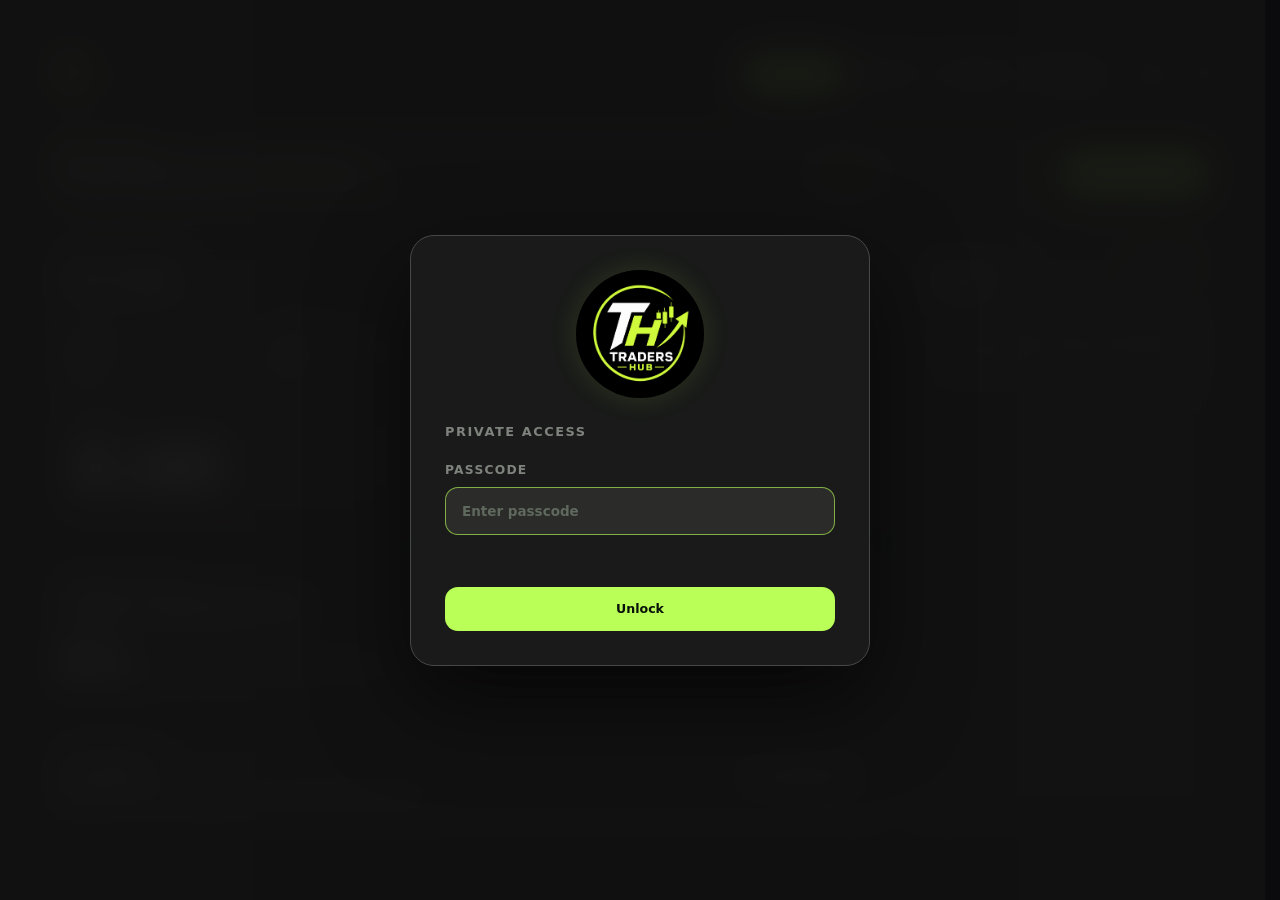
<file: index.html>
<!doctype html>
<html lang="en">
  <head>
    <meta charset="UTF-8" />
    <meta name="viewport" content="width=device-width, initial-scale=1.0" />
    <title>TRADERS HUB</title>
    <link rel="icon" type="image/png" href="assets/logo.png" />
    <link rel="apple-touch-icon" href="assets/logo.png" />
    <link rel="stylesheet" href="styles.css?v=20260609-setup-alert" />
  </head>
  <body class="auth-locked app-checking">
    <section class="app-loading-screen" id="appLoadingScreen" aria-live="polite" aria-label="Loading Traders Hub">
      <div class="app-loading-card">
        <img class="brand-logo brand-logo-large" src="assets/logo.png" alt="TRADERS HUB logo" />
        <div class="loading-bar" aria-hidden="true"><span></span></div>
      </div>
    </section>
    <section class="passcode-gate" id="passcodeGate" aria-label="Passcode required">
      <form class="passcode-card" id="passcodeForm" autocomplete="off">
        <img class="brand-logo brand-logo-large" src="assets/logo.png" alt="TRADERS HUB logo" />
        <p class="eyebrow">Private access</p>
        <label>
          <span>Passcode</span>
          <input
            id="passcodeInput"
            name="passcode"
            type="password"
            autocapitalize="characters"
            maxlength="8"
            placeholder="Enter passcode"
            required
          />
        </label>
        <p class="passcode-error" id="passcodeError" role="alert"></p>
        <button class="primary-button" type="submit">Unlock</button>
      </form>
    </section>
    <main class="app-shell">
      <div class="dashboard-frame">
      <header class="topbar">
        <div class="brand-lockup">
          <img class="brand-logo" src="assets/logo.png" alt="TRADERS HUB logo" />
          <div>
            <p class="save-status" id="saveStatus">Saved</p>
          </div>
        </div>
        <div class="topbar-actions">
          <nav class="header-route-nav" aria-label="Main navigation">
            <a href="index.html?view=dashboard" data-app-route="dashboard">Dashboard</a>
            <a href="index.html?view=tracker" data-app-route="journal">Journal</a>
            <a href="index.html?view=calculator" data-app-route="calculator">Calculator</a>
            <a href="index.html?view=training" data-app-route="training">Training</a>
          </nav>
          <button class="news-alert-button" type="button" id="newsAlertButton" aria-label="Open news alerts">
            <span aria-hidden="true">!</span>
            <b class="hidden" id="newsAlertBadge">0</b>
          </button>
          <div class="user-menu">
            <button class="user-menu-button" type="button" id="userMenuButton" aria-label="Open user menu" aria-expanded="false">U</button>
            <div class="user-popover hidden" id="userPopover">
              <div class="user-popover-heading">
                <span>Signed in as</span>
                <strong id="userMenuName">User</strong>
                <small id="userMenuEmail"></small>
                <small id="userMenuRole"></small>
              </div>
              <a class="user-popover-link hidden" id="adminNavLink" href="admin/"><span aria-hidden="true">⚙</span>Admin</a>
              <button class="user-popover-link" type="button" id="openResetPasscodeButton"><span aria-hidden="true">↻</span>Reset my passcode</button>
              <button class="user-popover-link" type="button" id="logoutButton"><span aria-hidden="true">↪</span>Logout</button>
            </div>
          </div>
        </div>
      </header>
      <section class="trial-banner hidden" id="trialBanner" aria-live="polite">
        <div>
          <strong>Trial access</strong>
          <span id="trialBannerText">Your trial is active.</span>
        </div>
      </section>

      <section class="app-view active" id="dashboardView">
        <section class="dashboard-setup-alert hidden" id="dashboardSetupAlert" aria-live="polite">
          <div class="dashboard-setup-copy">
            <span>Journal setup</span>
            <strong>Finish setting up your trade journal</strong>
            <p id="dashboardSetupDetail">Complete your setup before recording trades.</p>
          </div>
          <div class="dashboard-setup-progress" aria-hidden="true"><i id="dashboardSetupProgress"></i></div>
          <button class="primary-button" type="button" id="dashboardSetupButton">Complete setup</button>
        </section>
        <div class="hub-command-grid">
          <div class="hub-command-main">
            <section class="hub-panel">
              <div class="hub-panel-heading"><div><span>Trading Overview</span><h2>This Week</h2></div><a href="index.html?view=tracker">Open Journal →</a></div>
              <div class="hub-stat-grid">
                <article><span>Trades</span><strong id="hubTrades">0</strong></article>
                <article><span>Wins</span><strong id="hubWins">0</strong></article>
                <article><span>Losses</span><strong id="hubLosses">0</strong></article>
                <article><span>Win Rate</span><strong id="hubWinRate">0%</strong></article>
                <article class="hub-amount-stat"><span>Amount</span><strong id="hubWeekAmount">0.00</strong></article>
              </div>
            </section>
            <section class="hub-panel hub-training-panel">
              <div class="hub-panel-heading"><div><span>Training Academy</span><h2 id="hubTrainingTitle">Learn Candlesticks</h2></div><a href="index.html?view=training">Continue Learning →</a></div>
              <div class="hub-training-body"><strong id="hubTrainingProgress">0%</strong><div><div class="training-progress-track"><i id="hubTrainingProgressBar"></i></div><p id="hubTrainingDetail">Start your first chapter.</p></div></div>
            </section>
            <section class="hub-review-strip">
              <div><span>Weekly Review</span><strong id="hubReviewStatus">Incomplete</strong><p>Reflect on your trades and set next week’s focus.</p></div>
              <button class="ghost-button" type="button" id="hubReviewButton">Open Review</button>
            </section>
          </div>
          <aside class="hub-panel hub-news-panel">
            <div class="hub-panel-heading"><div><span>News & Events</span><h2>Today</h2></div><button type="button" id="hubNewsButton">View all →</button></div>
            <div class="hub-news-list" id="hubNewsList"></div>
          </aside>
        </div>
      </section>

      <section class="app-view" id="trackerView">
      <div class="view-header">
        <h2>Trade Tracker</h2>
        <div class="view-actions">
          <label class="dashboard-filter">
            <span>Account</span>
            <select id="dashboardAccountFilter">
              <option value="All">All accounts</option>
            </select>
          </label>
          <button class="icon-button config-button" type="button" id="openConfigButton" aria-label="Configure trade inputs" title="Configure trade inputs">⚙</button>
          <button class="primary-button top-action" type="button" id="openTradeModalButton">Add trade</button>
        </div>
      </div>
      <div class="dashboard-section-tabs" role="tablist" aria-label="Dashboard sections">
        <button class="active" type="button" data-dashboard-section="overview">Overview</button>
        <button type="button" data-dashboard-section="balances">Account balances</button>
        <button type="button" data-dashboard-section="equity">Equity Curve</button>
        <button type="button" data-dashboard-section="analytics">Analytics</button>
        <button type="button" data-dashboard-section="performance">Performance</button>
        <button type="button" data-dashboard-section="strategies">Strategy Breakdown</button>
        <button class="review-action-button" type="button" id="openWeeklyReviewButton">Weekly Review <span class="tab-status-dot" id="reviewTabStatus" aria-label="Review incomplete"></span></button>
      </div>

      <div class="dashboard-sections">
      <section class="dashboard-section-panel active" id="dashboardOverviewPanel" data-dashboard-panel="overview" aria-label="Overview">
        <section class="summary-grid" aria-label="Trading summary">
          <article class="summary-tile">
            <span>Total Trades</span>
            <strong id="totalTrades">0</strong>
            <div class="summary-split" id="summarySymbolSplit"></div>
          </article>
          <div class="summary-size-tiles" id="summarySizeTiles"></div>
          <article class="summary-tile">
            <span>Wins</span>
            <strong id="winsTotal">0</strong>
          </article>
          <article class="summary-tile">
            <span>Losses</span>
            <strong id="lossesTotal">0</strong>
          </article>
          <article class="summary-tile">
            <span>Amount</span>
            <strong id="amountTotal">0.00</strong>
          </article>
        </section>
        <section class="market-summary-grid hidden" id="marketSummaryGrid" aria-label="Market type summary"></section>
      </section>

      <section class="strategy-panel dashboard-section-panel" data-dashboard-panel="balances" aria-label="Account balances">
        <div class="weekly-heading">
          <h2>Account Balances</h2>
        </div>
        <div class="account-balance-grid" id="accountBalanceGrid"></div>
      </section>

      <section class="equity-panel dashboard-section-panel" data-dashboard-panel="equity" aria-label="Equity curve">
        <div class="weekly-heading">
          <h2>Equity Curve</h2>
        </div>
        <div class="equity-chart" id="equityChart"></div>
        <div class="equity-stats">
          <div><span>Current P/L</span><strong id="equityCurrent">0.00</strong></div>
          <div><span>High Point</span><strong id="equityHigh">0.00</strong></div>
          <div><span>Low Point</span><strong id="equityLow">0.00</strong></div>
          <div><span>Closed Trades</span><strong id="equityTrades">0</strong></div>
        </div>
      </section>

      <section class="analytics-panel dashboard-section-panel" data-dashboard-panel="analytics" aria-label="Trading analytics">
        <div class="weekly-heading">
          <h2>Analytics</h2>
          <div class="analytics-tabs" role="tablist" aria-label="Analytics views">
            <button class="active" type="button" data-analytics-tab="overview">Overview</button>
            <button type="button" data-analytics-tab="breakdowns">Breakdowns</button>
            <button type="button" data-analytics-tab="discipline">Discipline</button>
          </div>
        </div>
        <div class="analytics-tab-panel active" id="analyticsOverviewPanel">
          <div class="analytics-grid" id="analyticsGrid"></div>
        </div>
        <div class="analytics-tab-panel" id="analyticsBreakdownPanel">
          <div class="analytics-breakdowns" id="analyticsBreakdowns"></div>
        </div>
        <div class="analytics-tab-panel" id="analyticsDisciplinePanel">
          <div class="analytics-breakdowns" id="analyticsDisciplineBreakdowns"></div>
        </div>
      </section>

      <section class="performance-panel dashboard-section-panel" data-dashboard-panel="performance" aria-label="Performance calendar">
        <div class="weekly-heading">
          <div class="performance-title-group">
            <h2 id="performanceTitle">Performance Calendar</h2>
            <span id="performanceRange">Monday - Friday</span>
          </div>
          <div class="weekly-controls performance-controls">
            <div class="calendar-toggle" aria-label="Calendar mode">
              <button class="active" type="button" id="performanceWeekMode">Week</button>
              <button type="button" id="performanceMonthMode">Month</button>
            </div>
            <select id="performancePeriodSelect" aria-label="Performance period"></select>
          </div>
        </div>
        <article class="weekly-total-card" id="performanceTotalCard">
          <div>
            <span id="performanceTotalLabel">Week Total</span>
            <strong id="performanceTotalAmount">0.00</strong>
          </div>
          <dl>
            <div><dt>Trades</dt><dd id="performanceTotalTrades">0</dd></div>
            <div><dt>W/L</dt><dd id="performanceTotalWinLoss">0/0</dd></div>
          </dl>
        </article>
        <div class="monthly-weekdays hidden" id="performanceWeekdays" aria-hidden="true">
          <span>Mon</span>
          <span>Tue</span>
          <span>Wed</span>
          <span>Thu</span>
          <span>Fri</span>
          <span>Sat</span>
          <span>Sun</span>
          <span>Total</span>
        </div>
        <div class="weekly-grid" id="performanceGrid"></div>
      </section>

      <section class="strategy-panel dashboard-section-panel" data-dashboard-panel="strategies" aria-label="Strategy breakdown">
        <div class="weekly-heading">
          <h2>Strategy Breakdown</h2>
        </div>
        <div class="strategy-grid" id="strategyGrid"></div>
      </section>

      </div>

      <aside class="side-drawer weekly-review-drawer hidden" id="weeklyReviewDrawer" aria-label="Weekly Review">
        <div class="weekly-heading side-drawer-header">
          <div>
            <p class="eyebrow">Reflect and improve</p>
            <h2>Weekly Review</h2>
          </div>
          <div class="weekly-review-nav"><button class="icon-button" type="button" id="reviewPrevWeek" aria-label="Previous week">←</button>
            <strong id="reviewWeekRange"></strong>
            <button class="icon-button" type="button" id="reviewNextWeek" aria-label="Next week">→</button>
            <button class="icon-button" type="button" id="closeWeeklyReviewButton" aria-label="Close weekly review">×</button>
          </div>
        </div>
        <div class="weekly-review-drawer-content">
          <div class="review-summary-grid" id="reviewSummaryGrid"></div>
          <div class="review-layout">
            <section class="review-panel review-insights-panel"><h3>Week Insights</h3><div class="review-insights" id="reviewInsights"></div></section>
            <section class="review-panel review-form-panel">
              <h3>Review & Next Steps</h3>
              <form class="weekly-review-form" id="weeklyReviewForm">
                <label><span>What went well?</span><textarea name="wentWell" rows="3"></textarea></label>
                <label><span>What needs improvement?</span><textarea name="improve" rows="3"></textarea></label>
                <label><span>Biggest lesson</span><textarea name="lesson" rows="3"></textarea></label>
                <label><span>Focus for next week</span><textarea name="nextFocus" rows="3"></textarea></label>
                <label><span>Overall week rating</span><select name="rating"><option value="">Select rating</option><option value="1">1 / 5</option><option value="2">2 / 5</option><option value="3">3 / 5</option><option value="4">4 / 5</option><option value="5">5 / 5</option></select></label>
                <button class="primary-button" type="submit" id="saveWeeklyReviewButton">Complete review</button>
              </form>
            </section>
          </div>
          <section class="review-panel review-trades-panel"><h3>Trades This Week</h3><div class="review-trades-list" id="reviewTradesList"></div></section>
        </div>
      </aside>
      <button class="drawer-backdrop hidden" id="weeklyReviewBackdrop" type="button" aria-label="Close weekly review"></button>

      <dialog class="trade-modal" id="tradeModal">
        <form class="trade-form" id="tradeForm" autocomplete="off">
          <div class="form-heading">
            <h2 id="formTitle">Add trade</h2>
            <div class="modal-actions">
              <button class="ghost-button hidden" type="button" id="cancelEditButton">Cancel edit</button>
              <button class="icon-button" type="button" id="closeTradeModalButton" aria-label="Close form">Close</button>
            </div>
          </div>

          <input type="hidden" id="tradeId" name="tradeId" />

          <section class="form-section">
            <h3>Trade</h3>
            <div class="field-row compact-three">
              <label>
                <span>Date</span>
                <input id="tradeDate" name="tradeDate" type="date" required />
              </label>
              <label>
                <span>Symbol</span>
                <select id="symbol" name="symbol" required></select>
              </label>
              <label id="sessionField">
                <span>Session</span>
                <select id="session" name="session"></select>
              </label>
            </div>
            <div class="field-row compact-three">
              <label id="marketTypeField">
                <span>Market type</span>
                <select id="marketType" name="marketType">
                  <option value="CFD">CFD</option>
                  <option value="Futures">Futures</option>
                </select>
              </label>
              <label>
                <span>Account</span>
                <select id="account" name="account"></select>
              </label>
              <label>
                <span>Strategy</span>
                <select id="strategy" name="strategy"></select>
              </label>
            </div>
          </section>

          <div class="form-section-grid">
            <section class="form-section">
              <h3>Size</h3>
              <div class="field-row single-field-row">
                <label id="lotsField">
                  <span>Lots</span>
                  <select id="lots" name="lots">
                    <option value="0.01">0.01</option>
                    <option value="0.02">0.02</option>
                    <option value="0.03">0.03</option>
                    <option value="0.04">0.04</option>
                    <option value="0.05">0.05</option>
                    <option value="0.06">0.06</option>
                    <option value="0.07">0.07</option>
                    <option value="0.08">0.08</option>
                    <option value="0.09">0.09</option>
                    <option value="0.10">0.10</option>
                    <option value="0.20">0.20</option>
                    <option value="0.30">0.30</option>
                    <option value="0.40">0.40</option>
                    <option value="0.50">0.50</option>
                    <option value="0.60">0.60</option>
                    <option value="0.70">0.70</option>
                    <option value="0.80">0.80</option>
                    <option value="0.90">0.90</option>
                    <option value="1.00">1.00</option>
                  </select>
                </label>
                <label id="contractsField" class="hidden">
                  <span>Contracts</span>
                  <select id="contracts" name="contracts">
                    <option value="1">1</option>
                    <option value="2">2</option>
                    <option value="3">3</option>
                    <option value="4">4</option>
                    <option value="5">5</option>
                    <option value="6">6</option>
                    <option value="7">7</option>
                    <option value="8">8</option>
                    <option value="9">9</option>
                    <option value="10">10</option>
                  </select>
                </label>
              </div>
            </section>

            <section class="form-section">
              <h3>Result</h3>
              <div class="field-row">
                <label>
                  <span>Result</span>
                  <select id="outcome" name="outcome">
                    <option value="Pending">Pending</option>
                    <option value="Win">Win</option>
                    <option value="Loss">Loss</option>
                  </select>
                </label>
                <label>
                  <span>Amount</span>
                  <input id="amount" name="amount" type="number" min="0" step="0.01" placeholder="0.00" />
                </label>
              </div>
            </section>
          </div>

          <details class="notes-disclosure" id="priceDetailsDisclosure">
            <summary>Price details</summary>
            <div class="price-details-grid">
              <label>
                <span>Direction</span>
                <select id="direction" name="direction">
                  <option value="Buy">Buy</option>
                  <option value="Sell">Sell</option>
                </select>
              </label>
              <label>
                <span>Entry</span>
                <input id="entryPrice" name="entryPrice" type="number" step="0.01" placeholder="0.00" />
              </label>
              <label>
                <span>Exit</span>
                <input id="exitPrice" name="exitPrice" type="number" step="0.01" placeholder="0.00" />
              </label>
              <div class="price-points-preview flat" id="pricePointsPreview" aria-live="polite">
                <span>Points</span>
                <strong>-</strong>
              </div>
            </div>
          </details>

          <details class="notes-disclosure discipline-disclosure" id="disciplineDisclosure">
            <summary>Discipline</summary>
            <div class="discipline-groups">
              <div class="discipline-group positive">
                <span>Positive</span>
                <div class="discipline-options discipline-options-positive">
                  <label class="toggle-option">
                    <input id="followedPlan" name="followedPlan" type="checkbox" />
                    <span>Plan followed</span>
                  </label>
                </div>
              </div>
              <div class="discipline-group negative">
                <span>Mistakes</span>
                <div class="discipline-options">
                  <label class="toggle-option">
                    <input id="enteredEarly" name="enteredEarly" type="checkbox" />
                    <span>Early entry</span>
                  </label>
                  <label class="toggle-option">
                    <input id="movedSl" name="movedSl" type="checkbox" />
                    <span>Stop moved</span>
                  </label>
                  <label class="toggle-option">
                    <input id="overtraded" name="overtraded" type="checkbox" />
                    <span>Overtraded</span>
                  </label>
                  <label class="toggle-option">
                    <input id="exitedEarly" name="exitedEarly" type="checkbox" />
                    <span>Early exit</span>
                  </label>
                  <label class="toggle-option">
                    <input id="heldTooLong" name="heldTooLong" type="checkbox" />
                    <span>Held too long</span>
                  </label>
                </div>
              </div>
            </div>
          </details>

          <details class="notes-disclosure trading-rules-disclosure hidden" id="tradingRulesDisclosure">
            <summary>
              Personal checklist
              <span id="tradingRulesSummary"></span>
            </summary>
            <div class="trading-rules-options" id="tradingRulesOptions"></div>
          </details>

          <details class="notes-disclosure" id="notesDisclosure">
            <summary>Add note</summary>
            <label>
              <span>Notes</span>
              <textarea id="notes" name="notes" rows="3" placeholder="Why you took it, what you learned..."></textarea>
            </label>
          </details>

          <button class="primary-button" type="submit" id="submitButton">Add trade</button>
        </form>
      </dialog>

      <dialog class="trade-modal" id="configModal">
        <form class="trade-form config-form" id="configForm" autocomplete="off">
          <div class="form-heading">
            <h2>Configure inputs</h2>
            <div class="modal-actions">
              <button class="icon-button" type="button" id="closeConfigButton" aria-label="Close configuration">Close</button>
            </div>
          </div>

          <nav class="config-tabs" id="configTabs" aria-label="Configuration sections">
            <button type="button" class="active" data-config-tab="markets">Market Type(s)</button>
            <button type="button" data-config-tab="symbols">Symbol(s)</button>
            <button type="button" data-config-tab="sessions">Session(s)</button>
            <button type="button" data-config-tab="accounts">Account(s)</button>
            <button type="button" data-config-tab="strategies">Strategy(s)</button>
            <button type="button" data-config-tab="rules">Rule(s)</button>
          </nav>
          <div class="config-grid" id="configGrid"></div>
        </form>
      </dialog>

      <dialog class="trade-modal onboarding-modal" id="onboardingModal">
        <div class="trade-form onboarding-modal-card">
          <div class="form-heading">
            <div>
              <h2>Let's get started</h2>
            </div>
            <div class="modal-actions">
              <button class="icon-button" type="button" id="closeOnboardingButton" aria-label="Close onboarding">Close</button>
            </div>
          </div>
          <p class="config-note">
            Before adding trades, configure the markets, symbols, accounts, strategies, and optional session tracking that match your trading setup.
          </p>
          <button class="primary-button" type="button" id="onboardingConfigButton">Start setup</button>
        </div>
      </dialog>

      <dialog class="trade-modal onboarding-wizard-modal" id="onboardingWizardModal">
        <div class="trade-form onboarding-wizard-card">
          <div class="wizard-topbar">
            <div class="wizard-progress" id="wizardProgress">Step 1 of 6</div>
            <button class="icon-button" type="button" id="closeWizardButton" aria-label="Close setup">Close</button>
          </div>
          <div class="wizard-content" id="wizardContent"></div>
          <div class="wizard-actions">
            <button class="ghost-button" type="button" id="wizardBackButton">Back</button>
            <button class="primary-button" type="button" id="wizardNextButton">Next</button>
          </div>
        </div>
      </dialog>

      <dialog class="trade-modal note-modal" id="noteModal">
        <div class="trade-form note-viewer">
          <div class="form-heading">
            <h2>Trade note</h2>
            <button class="icon-button" type="button" id="closeNoteButton" aria-label="Close note">Close</button>
          </div>
          <p id="noteModalText"></p>
        </div>
      </dialog>

      <dialog class="trade-modal reset-passcode-modal" id="resetPasscodeModal">
        <form class="trade-form reset-passcode-form" id="resetPasscodeForm" autocomplete="off">
          <div class="form-heading">
            <h2>Reset passcode</h2>
            <button class="icon-button" type="button" id="closeResetPasscodeButton" aria-label="Close reset passcode">Close</button>
          </div>
          <div class="reset-passcode-step" id="resetPasscodeVerifyStep">
            <label>
              <span>Current passcode</span>
              <input id="currentPasscodeInput" type="password" maxlength="8" placeholder="Enter current code" required />
            </label>
            <p class="passcode-error" id="resetPasscodeError" role="alert"></p>
            <button class="primary-button" type="submit" id="resetPasscodeButton">Generate new code</button>
          </div>
          <div class="reset-passcode-step hidden" id="resetPasscodeResultStep">
            <p class="config-note">This code is shown once. Save it before continuing.</p>
            <div class="generated-passcode" id="newPasscodeDisplay"></div>
            <button class="primary-button" type="button" id="confirmResetPasscodeButton">I've saved it</button>
          </div>
        </form>
      </dialog>

      <section class="workspace">
        <section class="table-panel" aria-label="Trade table">
          <div class="table-tools">
            <label>
              <span>Symbol</span>
              <select id="symbolFilter">
                <option value="All">All</option>
              </select>
            </label>
            <label id="sessionFilterField">
              <span>Session</span>
              <select id="sessionFilter">
                <option value="All">All</option>
              </select>
            </label>
            <label>
              <span>Account</span>
              <select id="accountFilter">
                <option value="All">All</option>
              </select>
            </label>
            <label>
              <span>Strategy</span>
              <select id="strategyFilter">
                <option value="All">All</option>
              </select>
            </label>
            <label>
              <span>Market</span>
              <select id="marketTypeFilter">
                <option value="All">All</option>
              </select>
            </label>

            <div class="toolbar-actions">
              <button class="ghost-button" type="button" id="exportButton">Export CSV</button>
              <button class="danger-button" type="button" id="clearButton">Clear All</button>
            </div>
          </div>

          <div class="table-wrap">
            <table>
              <thead>
                <tr>
                  <th>Date</th>
                  <th>Symbol</th>
                  <th>Market</th>
                  <th data-session-column>Session</th>
                  <th>Account</th>
                  <th>Strategy</th>
                  <th>Size Type</th>
                  <th>Size</th>
                  <th>Points</th>
                  <th>Win / Loss</th>
                  <th>Amount</th>
                  <th>Discipline</th>
                  <th>Notes</th>
                  <th>Actions</th>
                </tr>
              </thead>
              <tbody id="tradeTableBody"></tbody>
            </table>
          </div>

          <div class="table-pagination" id="tablePagination">
            <span id="paginationStatus">Showing 0 trades</span>
            <div class="pagination-actions">
              <button class="ghost-button" type="button" id="prevPageButton">Previous</button>
              <button class="ghost-button" type="button" id="nextPageButton">Next</button>
            </div>
          </div>

          <div class="empty-state hidden" id="emptyState">
            <h2>No trades yet</h2>
            <p>Configure your inputs, then add your first trade to start building your journal.</p>
            <div class="empty-state-actions">
              <button class="primary-button" type="button" id="emptyAddTradeButton">Add trade</button>
              <button class="ghost-button" type="button" id="emptyConfigButton">Configure inputs</button>
            </div>
          </div>
        </section>
      </section>
      </section>

      <dialog class="trade-drawer" id="tradeDetailDrawer">
        <div class="trade-drawer-panel">
          <div class="form-heading">
            <div>
              <p class="eyebrow">Trade detail</p>
              <h2 id="tradeDrawerTitle">Trade</h2>
            </div>
            <button class="icon-button" type="button" id="closeTradeDrawerButton" aria-label="Close trade detail">Close</button>
          </div>
          <div class="trade-drawer-content" id="tradeDrawerContent"></div>
          <div class="modal-actions">
            <button class="ghost-button" type="button" id="drawerPrevButton">Previous</button>
            <button class="ghost-button" type="button" id="drawerNextButton">Next</button>
            <button class="primary-button" type="button" id="drawerEditButton">Edit trade</button>
          </div>
        </div>
      </dialog>

      <section class="app-view" id="trainingView" aria-label="Training">
        <section class="training-home" id="trainingHome">
          <div class="training-hero">
            <div>
              <p class="eyebrow">TRADERS HUB Academy</p>
              <h1 id="trainingPathTitle">Price & Candlesticks</h1>
              <p id="trainingPathDescription">Build a complete foundation in price charts, candles, patterns, context, and responsible application.</p>
              <div class="training-hero-meta" id="trainingPathMeta"></div>
            </div>
            <div class="training-course-progress">
              <span>Path progress</span><strong id="trainingCourseProgress">0%</strong>
              <div class="training-progress-track"><span id="trainingCourseProgressBar"></span></div>
              <button class="primary-button" type="button" id="continueTrainingButton">Start learning</button>
            </div>
          </div>
          <nav class="training-path-nav" id="trainingPathNav" aria-label="Training paths"></nav>
          <div class="training-chapter-grid" id="trainingChapterGrid"></div>
        </section>
        <div class="training-shell hidden" id="trainingLessonWorkspace">
          <aside class="training-rail">
            <div>
              <button class="training-back-link" type="button" id="backToTrainingHome">← Course overview</button>
              <p class="eyebrow">Chapter 01</p>
              <h2>Candle Fundamentals</h2>
              <p>Understand what an individual candle communicates before studying named patterns.</p>
            </div>
            <div class="training-progress-track"><span id="trainingProgressBar"></span></div>
            <ol class="training-step-list" id="trainingStepList"></ol>
            <div class="training-score-card">
              <span>Knowledge check</span>
              <strong id="trainingScore">0 / 4</strong>
            </div>
          </aside>
          <section class="training-stage">
            <div class="training-stage-header">
              <div><p class="eyebrow" id="trainingStepLabel">Lesson</p><h2 id="trainingTitle"></h2></div>
              <button class="ghost-button" type="button" id="restartTrainingButton">Restart module</button>
            </div>
            <div class="training-content" id="trainingContent"></div>
            <div class="training-feedback hidden" id="trainingFeedback" aria-live="polite"></div>
            <div class="training-actions">
              <button class="ghost-button" type="button" id="trainingBackButton">Back</button>
              <button class="primary-button" type="button" id="trainingNextButton">Continue</button>
            </div>
          </section>
        </div>
      </section>

      <section class="app-view" id="calculatorView" aria-label="Position Size Calculator">
        <div class="view-header">
          <h2>Position Size Calculator</h2>
          <div class="view-actions">
            <div class="calc-pill">Type: <strong id="calcTypePill">CFD</strong></div>
            <div class="calc-pill">Rounding: <strong id="calcRoundingPill">0.01 lot</strong></div>
          </div>
        </div>

        <div class="calculator-grid">
          <div class="calculator-card calculator-inputs">
            <div class="calculator-card-label">Parameters</div>

            <div class="field-row">
              <label>
                <span>Account size</span>
                <input id="calcAccount" type="number" min="0" step="0.01" placeholder="10,000" />
                <small class="field-hint" id="hintCalcAccount"></small>
              </label>
              <label>
                <span>Currency</span>
                <select id="calcCurrency">
                  <option value="£">GBP £</option>
                  <option value="$">USD $</option>
                  <option value="€">EUR €</option>
                  <option value="¥">JPY ¥</option>
                  <option value="A$">AUD</option>
                  <option value="C$">CAD</option>
                  <option value="CHF">CHF</option>
                </select>
              </label>
            </div>

            <label>
              <span>Market type</span>
              <select id="calcMarketType">
                <option value="CFD">CFD / Lots</option>
                <option value="Futures">Futures / Contracts</option>
              </select>
            </label>

            <label>
              <span>Risk method</span>
              <div class="calc-toggle">
                <button id="calcBtnPct" class="active" type="button"> % of account</button>
                <button id="calcBtnAmt" type="button">Fixed amount</button>
              </div>
            </label>

            <label>
              <span id="calcRiskLabel">Risk %</span>
              <input id="calcRiskVal" type="number" min="0" step="0.01" placeholder="e.g. 1" />
              <small class="field-hint" id="hintCalcRisk"></small>
            </label>

            <div class="field-row">
              <label>
                <span>Stop loss (pts)</span>
                <input id="calcSl" type="number" min="0" step="0.01" placeholder="e.g. 25" />
                <small class="field-hint" id="hintCalcSl"></small>
              </label>
              <label>
                <span class="label-with-help">
                  <span id="calcVppLabel">Value / pt (1 lot)</span>
                  <button
                    class="help-trigger"
                    type="button"
                    aria-label="What does Value per point mean?"
                    aria-describedby="calcVppTooltip"
                  >
                    ?
                  </button>
                  <span class="help-tooltip" id="calcVppTooltip" role="tooltip">
                    This is the money gained or lost when a 1.00 lot trade moves by 1 point. To find it, open your broker or trading platform, check the contract/specification details for the symbol, or use a tiny test calculation: note the P/L change for a 1 point move at 1.00 lot.
                  </span>
                </span>
                <input id="calcVpp" type="number" min="0" step="0.01" placeholder="e.g. 10" />
                <small class="field-hint" id="hintCalcVpp"></small>
              </label>
            </div>

            <div class="calculator-actions">
              <button class="primary-button" id="calcCalculateButton" type="button">Calculate</button>
              <button class="ghost-button" id="calcResetButton" type="button">Reset</button>
            </div>
          </div>

          <div class="calculator-stack">
            <div class="calculator-card calculator-hero">
              <div class="calculator-card-label">Position Size</div>
              <div class="hero-number" id="calcHeroNum">-</div>
              <div class="hero-unit" id="calcHeroUnit">Lots</div>
              <div class="hero-sub" id="calcHeroSub">rounded down · nearest 0.01 lot</div>
              <div id="calcBadge"><span class="badge pending">awaiting input</span></div>
              <hr class="hero-divider" />
              <div class="hero-raw">
                <span>Raw -</span>
                <strong id="calcRawVal">enter values above</strong>
              </div>
            </div>

            <div class="calculator-card">
              <div class="calculator-card-label">Risk Breakdown</div>
              <div class="metrics-row">
                <div class="metric">
                  <span>Risk amount</span>
                  <strong id="calcMRiskAmt">-</strong>
                  <small id="calcMRiskSub">target</small>
                </div>
                <div class="metric">
                  <span>Actual risk</span>
                  <strong id="calcMActual">-</strong>
                  <small>after rounding</small>
                </div>
                <div class="metric">
                  <span>Value / point</span>
                  <strong id="calcMVpp">-</strong>
                  <small>at this size</small>
                </div>
                <div class="metric">
                  <span>Risk %</span>
                  <strong id="calcMPct">-</strong>
                  <small>of account</small>
                </div>
              </div>
            </div>
          </div>

          <div class="calculator-card calculator-formula">
            <div class="calculator-card-label">How It Works</div>
            <div class="formula-inner">
              <div class="formula-line">
                <b>1</b>
                <span>risk = account x (% / 100)<br />or use your fixed cash amount</span>
              </div>
              <div class="formula-line">
                <b>2</b>
                <span>size = risk / (stop pts x val/pt)<br />gives you exact lot size</span>
              </div>
              <div class="formula-line">
                <b>3</b>
                <span>rounded = floor(size x 100) / 100<br />always rounds down to 0.01</span>
              </div>
              <div class="formula-line">
                <b>4</b>
                <span>actual risk = rounded x stop x val/pt<br />true exposure after rounding</span>
              </div>
            </div>
          </div>
        </div>
      </section>
      </div>
    </main>
    <aside class="side-drawer news-drawer hidden" id="newsDrawer" aria-labelledby="newsDrawerTitle">
      <div class="side-drawer-header">
        <div>
          <p class="eyebrow">News & Alerts</p>
          <h2 id="newsDrawerTitle">Economic Events</h2>
        </div>
        <button class="icon-button" type="button" id="closeNewsDrawerButton" aria-label="Close news alerts">×</button>
      </div>
      <div class="news-drawer-tools">
        <button class="nav-button active" type="button" data-news-filter="today">Today</button>
        <button class="nav-button" type="button" data-news-filter="week">This Week</button>
      </div>
      <p class="news-timezone-note">Times are shown in your local timezone.</p>
      <div class="news-events-list" id="newsEventsList">
        <div class="empty-state compact-empty-state">
          <h2>Loading events</h2>
          <p>Checking the economic calendar...</p>
        </div>
      </div>
    </aside>
    <button class="drawer-backdrop hidden" id="newsDrawerBackdrop" type="button" aria-label="Close news alerts"></button>
    <dialog class="trade-modal confirm-modal" id="confirmModal" aria-labelledby="confirmModalTitle">
      <div class="trade-form confirm-card">
        <div>
          <p class="eyebrow" id="confirmModalEyebrow">Confirm action</p>
          <h2 id="confirmModalTitle">Are you sure?</h2>
          <p id="confirmModalMessage">This action needs confirmation.</p>
        </div>
        <div class="modal-actions">
          <button class="ghost-button" type="button" id="confirmCancelButton">Cancel</button>
          <button class="primary-button" type="button" id="confirmActionButton">Confirm</button>
        </div>
      </div>
    </dialog>
    <div class="toast-stack" id="toastStack" aria-live="polite" aria-atomic="true"></div>

    <script src="supabase-config.js?v=20260608-routing"></script>
    <script src="supabase-api.js?v=20260608-routing"></script>
    <script src="app.js?v=20260609-setup-alert"></script>
  </body>
</html>
</file>
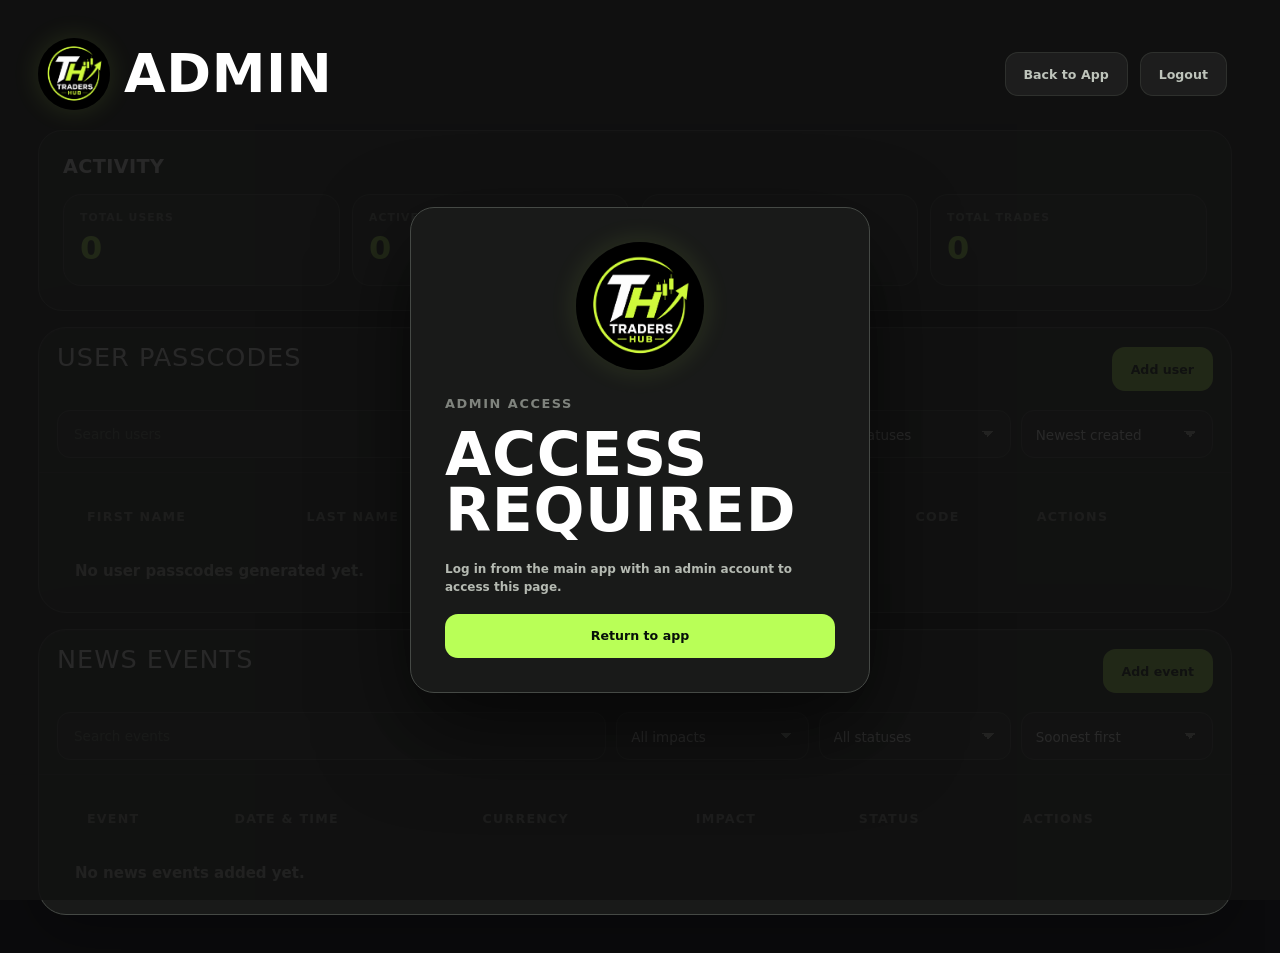
<file: admin/index.html>
<!doctype html>
<html lang="en">
  <head>
    <meta charset="UTF-8" />
    <meta name="viewport" content="width=device-width, initial-scale=1.0" />
    <title>TRADERS HUB Admin</title>
    <link rel="icon" type="image/png" href="../assets/logo.png" />
    <link rel="apple-touch-icon" href="../assets/logo.png" />
    <link rel="stylesheet" href="../styles.css?v=20260530-admin-news" />
  </head>
  <body class="admin-page admin-checking">
    <section class="admin-access-panel hidden" id="adminGate" aria-label="Admin access required">
      <div class="passcode-card">
        <img class="brand-logo brand-logo-large" src="../assets/logo.png" alt="TRADERS HUB logo" />
        <p class="eyebrow">Admin access</p>
        <h1>Access Required</h1>
        <p class="config-note" id="adminAccessMessage">Log in from the main app with an admin account to access this page.</p>
        <a class="primary-button" href="../index.html">Return to app</a>
      </div>
    </section>

    <main class="app-shell">
      <div class="dashboard-frame">
        <header class="topbar">
          <div class="brand-lockup">
            <img class="brand-logo" src="../assets/logo.png" alt="TRADERS HUB logo" />
            <div>
              <h1>Admin</h1>
            </div>
          </div>
          <div class="topbar-actions">
            <a class="ghost-button" href="../index.html">Back to App</a>
            <button class="ghost-button logout-button" type="button" id="adminLogoutButton">Logout</button>
          </div>
        </header>

        <section class="admin-grid">
          <section class="admin-activity-panel" aria-label="Admin activity overview">
            <div class="weekly-heading">
              <h2>Activity</h2>
            </div>
            <div class="admin-activity-grid">
              <article class="admin-activity-card">
                <span>Total Users</span>
                <strong id="activityTotalUsers">0</strong>
              </article>
              <article class="admin-activity-card">
                <span>Active</span>
                <strong id="activityActiveUsers">0</strong>
              </article>
              <article class="admin-activity-card">
                <span>Admins</span>
                <strong id="activityAdminUsers">0</strong>
              </article>
              <article class="admin-activity-card">
                <span>Total Trades</span>
                <strong id="activityTotalTrades">0</strong>
              </article>
            </div>
          </section>

          <section class="table-panel admin-users-panel" aria-label="User passcodes table">
            <div class="table-tools">
              <div class="admin-table-heading">
                <div class="calculator-card-label">User Passcodes</div>
                <button class="primary-button compact-button" type="button" id="openAddUserModalButton">Add user</button>
              </div>
              <div class="admin-management-tools">
                <input id="adminUserSearch" type="search" placeholder="Search users" />
                <select id="adminRoleFilter" aria-label="Filter by role">
                  <option value="all">All roles</option>
                  <option value="user">Users</option>
                  <option value="admin">Admins</option>
                </select>
                <select id="adminStatusFilter" aria-label="Filter by status">
                  <option value="all">All statuses</option>
                  <option value="active">Active</option>
                  <option value="trial">Trial</option>
                  <option value="inactive">Inactive</option>
                </select>
                <select id="adminSortSelect" aria-label="Sort users">
                  <option value="created-desc">Newest created</option>
                  <option value="created-asc">Oldest created</option>
                  <option value="last-login-desc">Last login</option>
                  <option value="name-asc">Name A-Z</option>
                </select>
              </div>
            </div>
            <div class="table-wrap admin-passcode-table-wrap">
              <table class="admin-passcode-table">
                <thead>
                  <tr>
                    <th>First Name</th>
                    <th>Last Name</th>
                    <th>Email</th>
                    <th>Role</th>
                    <th>Status</th>
                    <th>Code</th>
                    <th>Actions</th>
                  </tr>
                </thead>
                <tbody id="adminPasscodeList"></tbody>
              </table>
            </div>
            <p class="admin-empty-passcodes" id="adminEmptyPasscodes">No user passcodes generated yet.</p>
          </section>

          <section class="table-panel admin-news-panel" aria-label="News events table">
            <div class="table-tools">
              <div class="admin-table-heading">
                <div class="calculator-card-label">News Events</div>
                <button class="primary-button compact-button" type="button" id="openAddNewsModalButton">Add event</button>
              </div>
              <div class="admin-management-tools">
                <input id="adminNewsSearch" type="search" placeholder="Search events" />
                <select id="adminNewsImpactFilter" aria-label="Filter by impact">
                  <option value="all">All impacts</option>
                  <option value="High">High</option>
                  <option value="Medium">Medium</option>
                  <option value="Low">Low</option>
                </select>
                <select id="adminNewsStatusFilter" aria-label="Filter by status">
                  <option value="all">All statuses</option>
                  <option value="active">Active</option>
                  <option value="inactive">Inactive</option>
                </select>
                <select id="adminNewsSortSelect" aria-label="Sort events">
                  <option value="date-asc">Soonest first</option>
                  <option value="date-desc">Latest first</option>
                  <option value="title-asc">Title A-Z</option>
                </select>
              </div>
            </div>
            <div class="table-wrap admin-passcode-table-wrap">
              <table class="admin-passcode-table admin-news-table">
                <thead>
                  <tr>
                    <th>Event</th>
                    <th>Date & Time</th>
                    <th>Currency</th>
                    <th>Impact</th>
                    <th>Status</th>
                    <th>Actions</th>
                  </tr>
                </thead>
                <tbody id="adminNewsList"></tbody>
              </table>
            </div>
            <p class="admin-empty-passcodes" id="adminEmptyNewsEvents">No news events added yet.</p>
          </section>
        </section>
      </div>
    </main>

    <dialog class="trade-modal admin-user-modal" id="addUserModal" aria-labelledby="addUserModalTitle">
      <div class="trade-form admin-user-modal-card">
        <div class="form-heading">
          <div>
            <p class="eyebrow">New passcode</p>
            <h2 id="addUserModalTitle">Add User</h2>
          </div>
          <button class="icon-button" type="button" id="closeAddUserModalButton" aria-label="Close add user modal">×</button>
        </div>

        <div class="admin-user-form-step" id="addUserFormStep">
          <div class="admin-passcode-row">
            <input id="firstNameInput" type="text" placeholder="First name" autocomplete="given-name" />
            <input id="lastNameInput" type="text" placeholder="Last name" autocomplete="family-name" />
            <input id="emailInput" type="email" placeholder="Email" autocomplete="email" />
            <select id="roleInput" aria-label="Role">
              <option value="user">User</option>
              <option value="admin">Admin</option>
            </select>
            <select id="statusInput" aria-label="Status">
              <option value="active">Active</option>
              <option value="trial">Trial</option>
              <option value="inactive">Inactive</option>
            </select>
            <button class="primary-button" type="button" id="generateUserCodeButton">Generate code</button>
          </div>
        </div>

        <div class="admin-user-result-step hidden" id="addUserResultStep" aria-live="polite">
          <span>Generated Code</span>
          <strong id="generatedUserCodeDisplay"></strong>
          <p class="config-note">Share this code with the user. It will also remain available in the admin table.</p>
          <button class="primary-button" type="button" id="finishAddUserButton">Done</button>
        </div>
      </div>
    </dialog>

    <dialog class="trade-modal admin-user-modal" id="addNewsModal" aria-labelledby="addNewsModalTitle">
      <div class="trade-form admin-user-modal-card">
        <div class="form-heading">
          <div>
            <p class="eyebrow">Economic calendar</p>
            <h2 id="addNewsModalTitle">Add Event</h2>
          </div>
          <button class="icon-button" type="button" id="closeAddNewsModalButton" aria-label="Close add event modal">×</button>
        </div>

        <div class="admin-news-form-grid">
          <select id="newsTitleInput" aria-label="Event name">
            <option value="">Select event</option>
          </select>
          <input class="hidden" id="newsCustomTitleInput" type="text" placeholder="Enter event name" aria-label="Custom event name" />
          <div class="admin-news-time-field">
            <input id="newsDateInput" type="datetime-local" aria-label="Event date and time" />
            <p id="newsTimezoneHelper">Enter the event time in your local timezone. Users will see it converted to their own local timezone.</p>
          </div>
          <select id="newsCurrencyInput" aria-label="Currency">
            <option value="USD">USD</option>
            <option value="GBP">GBP</option>
            <option value="EUR">EUR</option>
            <option value="AUD">AUD</option>
            <option value="CAD">CAD</option>
            <option value="JPY">JPY</option>
            <option value="NZD">NZD</option>
            <option value="CHF">CHF</option>
            <option value="CNY">CNY</option>
            <option value="Global">Global</option>
          </select>
          <select id="newsImpactInput" aria-label="Impact">
            <option value="High">High</option>
            <option value="Medium">Medium</option>
            <option value="Low">Low</option>
          </select>
          <input id="newsSourceInput" type="url" placeholder="Source link optional" aria-label="Source link" />
          <textarea id="newsNotesInput" rows="3" placeholder="Notes optional" aria-label="Notes"></textarea>
        </div>

        <div class="modal-actions">
          <button class="ghost-button" type="button" id="cancelAddNewsButton">Cancel</button>
          <button class="primary-button" type="button" id="saveNewsEventButton" disabled>Save event</button>
        </div>
      </div>
    </dialog>

    <dialog class="trade-modal confirm-modal" id="adminConfirmModal" aria-labelledby="adminConfirmModalTitle">
      <div class="trade-form confirm-card">
        <div>
          <p class="eyebrow" id="adminConfirmModalEyebrow">Confirm action</p>
          <h2 id="adminConfirmModalTitle">Are you sure?</h2>
          <p id="adminConfirmModalMessage">This action needs confirmation.</p>
        </div>
        <div class="modal-actions">
          <button class="ghost-button" type="button" id="adminConfirmCancelButton">Cancel</button>
          <button class="primary-button" type="button" id="adminConfirmActionButton">Confirm</button>
        </div>
      </div>
    </dialog>
    <div class="toast-stack" id="adminToastStack" aria-live="polite" aria-atomic="true"></div>

    <script src="../supabase-config.js?v=20260530-admin-news"></script>
    <script src="../supabase-api.js?v=20260530-admin-news"></script>
    <script src="admin.js?v=20260530-admin-news"></script>
  </body>
</html>
</file>
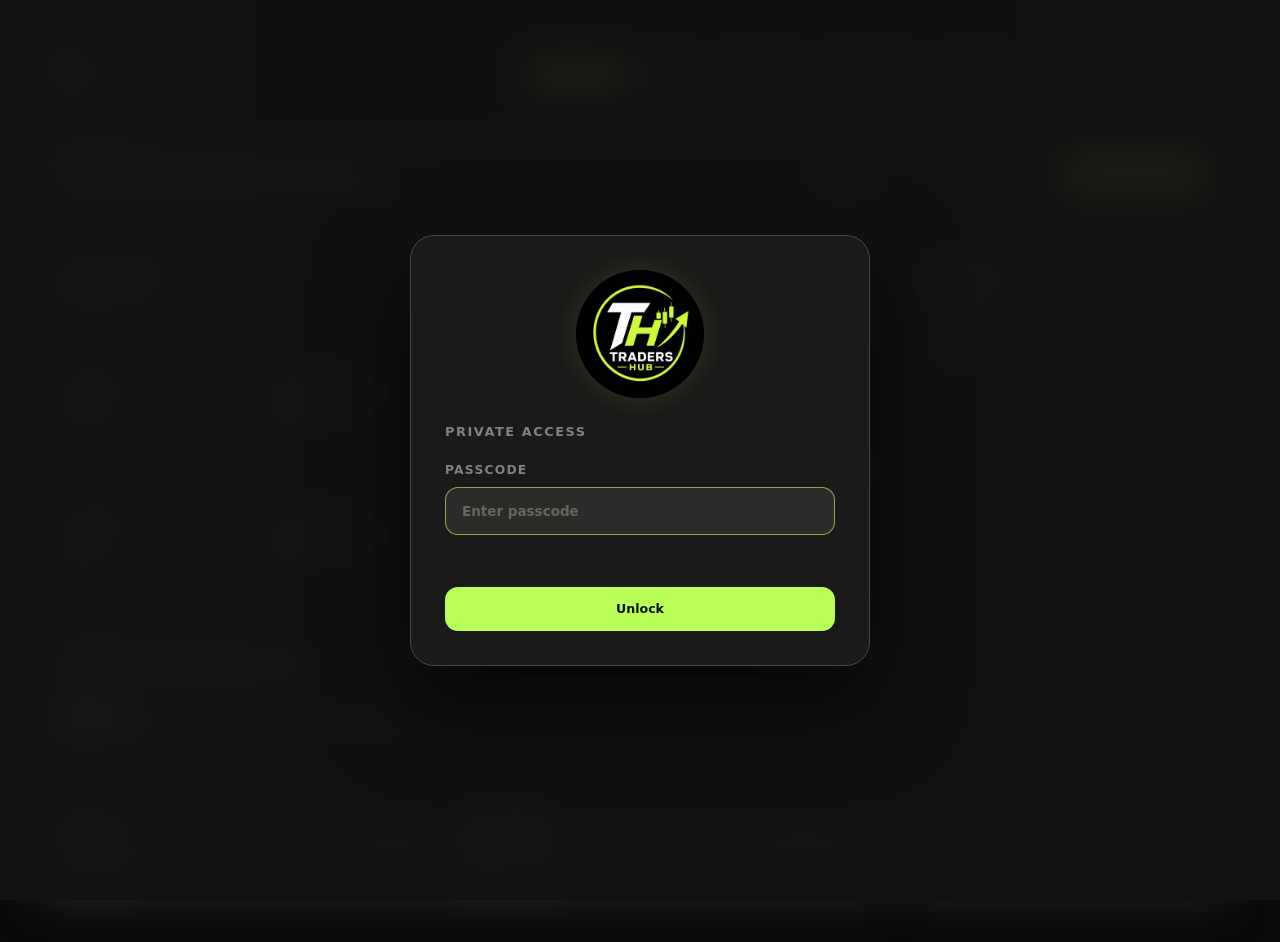
<file: app/index.html>
<!doctype html>
<html lang="en">
  <head>
    <meta charset="UTF-8" />
    <meta name="viewport" content="width=device-width, initial-scale=1.0" />
    <title>TRADERS HUB</title>
    <link rel="icon" type="image/png" href="assets/logo.png" />
    <link rel="apple-touch-icon" href="assets/logo.png" />
    <link rel="stylesheet" href="styles.css?v=20260617-price-leg-main-full" />
  </head>
  <body class="auth-locked app-checking">
    <section class="app-loading-screen" id="appLoadingScreen" aria-live="polite" aria-label="Loading Traders Hub">
      <div class="app-loading-card">
        <img class="brand-logo brand-logo-large" src="assets/logo.png" alt="TRADERS HUB logo" />
        <div class="loading-bar" aria-hidden="true"><span></span></div>
      </div>
    </section>
    <section class="passcode-gate" id="passcodeGate" aria-label="Passcode required">
      <form class="passcode-card" id="passcodeForm" autocomplete="off">
        <img class="brand-logo brand-logo-large" src="assets/logo.png" alt="TRADERS HUB logo" />
        <p class="eyebrow">Private access</p>
        <label>
          <span>Passcode</span>
          <input
            id="passcodeInput"
            name="passcode"
            type="password"
            autocapitalize="characters"
            maxlength="8"
            placeholder="Enter passcode"
            required
          />
        </label>
        <p class="passcode-error" id="passcodeError" role="alert"></p>
        <button class="primary-button" type="submit">Unlock</button>
      </form>
    </section>
    <main class="app-shell">
      <div class="dashboard-frame">
      <header class="topbar">
        <div class="brand-lockup">
          <img class="brand-logo" src="assets/logo.png" alt="TRADERS HUB logo" />
          <div>
            <p class="save-status" id="saveStatus">Saved</p>
          </div>
        </div>
        <div class="topbar-actions">
          <nav class="header-route-nav" aria-label="Main navigation">
            <a href="index.html?view=dashboard" data-app-route="dashboard">Dashboard</a>
            <a href="index.html?view=tracker" data-app-route="journal">Journal</a>
            <a href="index.html?view=challenges" data-app-route="challenges">Challenges</a>
            <a href="index.html?view=backtesting" data-app-route="backtesting">Backtesting</a>
            <a href="index.html?view=calculator" data-app-route="calculator">Calculator</a>
            <a href="index.html?view=training" data-app-route="training">Training</a>
          </nav>
          <button class="news-alert-button" type="button" id="newsAlertButton" aria-label="Open news alerts">
            <span aria-hidden="true">!</span>
            <b class="hidden" id="newsAlertBadge">0</b>
          </button>
          <div class="user-menu">
            <button class="user-menu-button" type="button" id="userMenuButton" aria-label="Open user menu" aria-expanded="false">U</button>
            <div class="user-popover hidden" id="userPopover">
              <div class="user-popover-heading">
                <span>Signed in as</span>
                <strong id="userMenuName">User</strong>
                <small id="userMenuEmail"></small>
                <small id="userMenuRole"></small>
              </div>
              <a class="user-popover-link hidden" id="adminNavLink" href="admin/"><span aria-hidden="true">⚙</span>Admin</a>
              <button class="user-popover-link" type="button" id="openResetPasscodeButton"><span aria-hidden="true">↻</span>Reset my passcode</button>
              <button class="user-popover-link" type="button" id="logoutButton"><span aria-hidden="true">↪</span>Logout</button>
            </div>
          </div>
        </div>
      </header>
      <section class="trial-banner hidden" id="trialBanner" aria-live="polite">
        <div>
          <strong>Trial access</strong>
          <span id="trialBannerText">Your trial is active.</span>
        </div>
      </section>

      <section class="app-view active" id="dashboardView">
        <section class="dashboard-setup-alert hidden" id="dashboardSetupAlert" aria-live="polite">
          <div class="dashboard-setup-copy">
            <span>Journal setup</span>
            <strong>Finish setting up your trade journal</strong>
            <p id="dashboardSetupDetail">Complete your setup before recording trades.</p>
          </div>
          <div class="dashboard-setup-progress" aria-hidden="true"><i id="dashboardSetupProgress"></i></div>
          <button class="primary-button" type="button" id="dashboardSetupButton">Complete setup</button>
        </section>
        <div class="hub-command-grid">
          <div class="hub-command-main">
            <section class="hub-panel">
              <div class="hub-panel-heading"><div><span>Trading Overview</span><h2>Results</h2></div><a href="index.html?view=tracker">Open Journal →</a></div>
              <div class="hub-results-stack">
                <section class="hub-result-group" aria-label="All time trading results">
                  <div class="hub-result-heading"><span>All Time</span><strong id="hubAllTimeAmount">0.00</strong></div>
                  <div class="hub-stat-grid">
                    <article><span>Trades</span><strong id="hubAllTimeTrades">0</strong></article>
                    <article><span>Wins</span><strong id="hubAllTimeWins">0</strong></article>
                    <article><span>Losses</span><strong id="hubAllTimeLosses">0</strong></article>
                    <article><span>Win Rate</span><strong id="hubAllTimeWinRate">0%</strong></article>
                  </div>
                </section>
                <section class="hub-result-group" aria-label="This week trading results">
                  <div class="hub-result-heading"><span>This Week</span><strong id="hubWeekAmount">0.00</strong></div>
                  <div class="hub-stat-grid">
                    <article><span>Trades</span><strong id="hubTrades">0</strong></article>
                    <article><span>Wins</span><strong id="hubWins">0</strong></article>
                    <article><span>Losses</span><strong id="hubLosses">0</strong></article>
                    <article><span>Win Rate</span><strong id="hubWinRate">0%</strong></article>
                  </div>
                </section>
              </div>
            </section>
            <section class="hub-panel hub-challenges-panel hidden" id="hubChallengesPanel">
              <div class="hub-panel-heading"><div><span>Active Challenges</span><h2 id="hubChallengesTitle">Today</h2></div><button type="button" id="hubChallengesButton">View challenges →</button></div>
              <div class="hub-challenge-list" id="hubChallengeList"></div>
            </section>
            <section class="hub-panel hub-training-panel">
              <div class="hub-panel-heading"><div><span>Training Academy</span><h2 id="hubTrainingTitle">Learn Candlesticks</h2></div><a href="index.html?view=training">Continue Learning →</a></div>
              <div class="hub-training-body"><strong id="hubTrainingProgress">0%</strong><div><div class="training-progress-track"><i id="hubTrainingProgressBar"></i></div><p id="hubTrainingDetail">Start your first chapter.</p></div></div>
            </section>
            <section class="hub-review-strip">
              <div><span>Weekly Plan</span><strong id="hubPlanStatus">Not set</strong><p id="hubPlanDetail">Set your boundaries and focus for the week.</p></div>
              <button class="ghost-button" type="button" id="hubPlanButton">Open Plan</button>
              <div><span>Weekly Review</span><strong id="hubReviewStatus">Incomplete</strong><p>Reflect on your trades and set next week’s focus.</p></div>
              <button class="ghost-button" type="button" id="hubReviewButton">Open Review</button>
            </section>
          </div>
          <aside class="hub-panel hub-news-panel">
            <div class="hub-panel-heading"><div><span>News & Events</span><h2>Today</h2></div><button type="button" id="hubNewsButton">View all →</button></div>
            <div class="hub-news-list" id="hubNewsList"></div>
          </aside>
        </div>
      </section>

      <section class="app-view" id="challengesView" aria-label="Trading Challenges">
        <div class="view-header">
          <div><p class="eyebrow">Trade together</p><h2>Challenges</h2></div>
          <button class="primary-button" type="button" id="openCreateChallengeButton">New challenge</button>
        </div>
        <div class="challenge-summary-grid" id="challengeSummaryGrid"></div>
        <div class="challenge-grid" id="challengeGrid"></div>
      </section>

      <section class="app-view" id="trackerView">
      <div class="view-header">
        <h2>Trade Tracker</h2>
        <div class="view-actions">
          <label class="dashboard-filter">
            <span>Account</span>
            <select id="dashboardAccountFilter">
              <option value="All">All accounts</option>
            </select>
          </label>
          <button class="icon-button config-button" type="button" id="openConfigButton" aria-label="Configure trade inputs" title="Configure trade inputs">⚙</button>
          <button class="primary-button top-action" type="button" id="openTradeModalButton">Add trade</button>
        </div>
      </div>
      <div class="dashboard-section-tabs" role="tablist" aria-label="Dashboard sections">
        <button class="active" type="button" data-dashboard-section="overview">Overview</button>
        <button type="button" data-dashboard-section="balances">Account balances</button>
        <button type="button" data-dashboard-section="equity">Equity Curve</button>
        <button type="button" data-dashboard-section="analytics">Analytics</button>
        <button type="button" data-dashboard-section="performance">Performance</button>
        <button type="button" data-dashboard-section="strategies">Strategy Breakdown</button>
        <div class="weekly-action-group">
          <button class="review-action-button" type="button" id="openWeeklyPlanButton">Weekly Plan <span class="tab-status-dot" id="planTabStatus" aria-label="Plan incomplete"></span></button>
          <button class="review-action-button" type="button" id="openWeeklyReviewButton">Weekly Review <span class="tab-status-dot" id="reviewTabStatus" aria-label="Review incomplete"></span></button>
        </div>
      </div>

      <div class="dashboard-sections">
      <section class="dashboard-section-panel active" id="dashboardOverviewPanel" data-dashboard-panel="overview" aria-label="Overview">
        <section class="summary-grid" aria-label="Trading summary">
          <article class="summary-tile">
            <span>Total Trades</span>
            <strong id="totalTrades">0</strong>
            <div class="summary-split" id="summarySymbolSplit"></div>
          </article>
          <div class="summary-size-tiles" id="summarySizeTiles"></div>
          <article class="summary-tile">
            <span>Wins</span>
            <strong id="winsTotal">0</strong>
          </article>
          <article class="summary-tile">
            <span>Losses</span>
            <strong id="lossesTotal">0</strong>
          </article>
          <article class="summary-tile">
            <span>Amount</span>
            <strong id="amountTotal">0.00</strong>
          </article>
        </section>
        <section class="market-summary-grid hidden" id="marketSummaryGrid" aria-label="Market type summary"></section>
      </section>

      <section class="strategy-panel dashboard-section-panel" data-dashboard-panel="balances" aria-label="Account balances">
        <div class="weekly-heading">
          <h2>Account Balances</h2>
        </div>
        <div class="account-balance-grid" id="accountBalanceGrid"></div>
      </section>

      <section class="equity-panel dashboard-section-panel" data-dashboard-panel="equity" aria-label="Equity curve">
        <div class="weekly-heading">
          <h2>Equity Curve</h2>
        </div>
        <div class="equity-chart" id="equityChart"></div>
        <div class="equity-stats">
          <div><span>Current P/L</span><strong id="equityCurrent">0.00</strong></div>
          <div><span>High Point</span><strong id="equityHigh">0.00</strong></div>
          <div><span>Low Point</span><strong id="equityLow">0.00</strong></div>
          <div><span>Closed Trades</span><strong id="equityTrades">0</strong></div>
        </div>
      </section>

      <section class="analytics-panel dashboard-section-panel" data-dashboard-panel="analytics" aria-label="Trading analytics">
        <div class="weekly-heading">
          <h2>Analytics</h2>
          <div class="analytics-tabs" role="tablist" aria-label="Analytics views">
            <button class="active" type="button" data-analytics-tab="overview">Overview</button>
            <button type="button" data-analytics-tab="breakdowns">Breakdowns</button>
            <button type="button" data-analytics-tab="discipline">Discipline</button>
          </div>
        </div>
        <div class="analytics-tab-panel active" id="analyticsOverviewPanel">
          <div class="analytics-insights" id="analyticsInsights" aria-label="Analytics insights"></div>
          <div class="analytics-grid" id="analyticsGrid"></div>
        </div>
        <div class="analytics-tab-panel" id="analyticsBreakdownPanel">
          <div class="analytics-breakdowns" id="analyticsBreakdowns"></div>
        </div>
        <div class="analytics-tab-panel" id="analyticsDisciplinePanel">
          <div class="analytics-breakdowns" id="analyticsDisciplineBreakdowns"></div>
        </div>
      </section>

      <section class="performance-panel dashboard-section-panel" data-dashboard-panel="performance" aria-label="Performance calendar">
        <div class="weekly-heading">
          <div class="performance-title-group">
            <h2 id="performanceTitle">Performance Calendar</h2>
            <span id="performanceRange">Monday - Friday</span>
          </div>
          <div class="weekly-controls performance-controls">
            <div class="calendar-toggle" aria-label="Calendar mode">
              <button class="active" type="button" id="performanceWeekMode">Week</button>
              <button type="button" id="performanceMonthMode">Month</button>
            </div>
            <select id="performancePeriodSelect" aria-label="Performance period"></select>
          </div>
        </div>
        <article class="weekly-total-card" id="performanceTotalCard">
          <div>
            <span id="performanceTotalLabel">Week Total</span>
            <strong id="performanceTotalAmount">0.00</strong>
          </div>
          <dl>
            <div><dt>Trades</dt><dd id="performanceTotalTrades">0</dd></div>
            <div><dt>W/L</dt><dd id="performanceTotalWinLoss">0/0</dd></div>
          </dl>
        </article>
        <div class="monthly-weekdays hidden" id="performanceWeekdays" aria-hidden="true">
          <span>Mon</span>
          <span>Tue</span>
          <span>Wed</span>
          <span>Thu</span>
          <span>Fri</span>
          <span>Sat</span>
          <span>Sun</span>
          <span>Total</span>
        </div>
        <div class="weekly-grid" id="performanceGrid"></div>
      </section>

      <section class="strategy-panel dashboard-section-panel" data-dashboard-panel="strategies" aria-label="Strategy breakdown">
        <div class="weekly-heading">
          <h2>Strategy Breakdown</h2>
        </div>
        <div class="strategy-grid" id="strategyGrid"></div>
      </section>

      </div>

      <aside class="side-drawer weekly-review-drawer hidden" id="weeklyReviewDrawer" aria-label="Weekly Review">
        <div class="weekly-heading side-drawer-header">
          <div>
            <p class="eyebrow">Reflect and improve</p>
            <h2>Weekly Review</h2>
          </div>
          <div class="weekly-review-nav"><button class="icon-button" type="button" id="reviewPrevWeek" aria-label="Previous week">←</button>
            <strong id="reviewWeekRange"></strong>
            <button class="icon-button" type="button" id="reviewNextWeek" aria-label="Next week">→</button>
            <button class="icon-button" type="button" id="closeWeeklyReviewButton" aria-label="Close weekly review">×</button>
          </div>
        </div>
        <div class="weekly-review-drawer-content">
          <div class="review-summary-grid" id="reviewSummaryGrid"></div>
          <div class="review-layout">
            <section class="review-panel review-insights-panel"><h3>Week Insights</h3><div class="review-insights" id="reviewInsights"></div></section>
            <section class="review-panel review-form-panel">
              <h3>Review & Next Steps</h3>
              <form class="weekly-review-form" id="weeklyReviewForm">
                <label><span>What went well?</span><textarea name="wentWell" rows="3"></textarea></label>
                <label><span>What needs improvement?</span><textarea name="improve" rows="3"></textarea></label>
                <label><span>Biggest lesson</span><textarea name="lesson" rows="3"></textarea></label>
                <label><span>Focus for next week</span><textarea name="nextFocus" rows="3"></textarea></label>
                <label><span>Overall week rating</span><select name="rating"><option value="">Select rating</option><option value="1">1 / 5</option><option value="2">2 / 5</option><option value="3">3 / 5</option><option value="4">4 / 5</option><option value="5">5 / 5</option></select></label>
                <button class="primary-button" type="submit" id="saveWeeklyReviewButton">Complete review</button>
              </form>
            </section>
          </div>
          <section class="review-panel review-trades-panel"><h3>Trades This Week</h3><div class="review-trades-list" id="reviewTradesList"></div></section>
        </div>
      </aside>
      <button class="drawer-backdrop hidden" id="weeklyReviewBackdrop" type="button" aria-label="Close weekly review"></button>

      <aside class="side-drawer weekly-review-drawer hidden" id="weeklyPlanDrawer" aria-label="Weekly Plan">
        <div class="weekly-heading side-drawer-header">
          <div><p class="eyebrow">Prepare with intention</p><h2>Weekly Plan</h2></div>
          <div class="weekly-review-nav"><strong id="planWeekRange"></strong><button class="icon-button" type="button" id="closeWeeklyPlanButton" aria-label="Close weekly plan">×</button></div>
        </div>
        <div class="weekly-review-drawer-content">
          <div class="review-summary-grid plan-progress-grid" id="planProgressGrid"></div>
          <section class="review-panel review-form-panel">
            <h3>Plan The Week</h3>
            <p class="muted">Set useful boundaries and one clear focus. Targets should guide your decisions, never encourage forced trades.</p>
            <form class="weekly-review-form weekly-plan-form" id="weeklyPlanForm">
              <label><span>Profit target</span><input name="profitTarget" type="number" min="0" step="0.01" placeholder="Optional"></label>
              <label><span>Maximum weekly loss</span><input name="maxWeeklyLoss" type="number" min="0" step="0.01" placeholder="Optional"></label>
              <label><span>Maximum trades</span><input name="maxTrades" type="number" min="1" step="1" placeholder="Optional"></label>
              <label><span>Maximum risk per trade</span><input name="maxRiskPerTrade" type="number" min="0" step="0.01" placeholder="Optional"></label>
              <p class="section-tip plan-tip">Use this as a weekly boundary, not a prediction. Keep it simple enough to follow when trading gets busy.</p>
              <label><span>Discipline focus</span><input name="disciplineFocus" type="text" placeholder="e.g. Wait for confirmation"></label>
              <label><span>Learning goal</span><input name="learningGoal" type="text" placeholder="e.g. Complete the FVG module"></label>
              <label class="plan-wide"><span>What would make this a successful week?</span><textarea name="intention" rows="4" placeholder="Describe the process you want to follow, not only the result."></textarea></label>
              <button class="primary-button" type="submit" id="saveWeeklyPlanButton">Save weekly plan</button>
            </form>
          </section>
        </div>
      </aside>
      <button class="drawer-backdrop hidden" id="weeklyPlanBackdrop" type="button" aria-label="Close weekly plan"></button>

      <dialog class="trade-modal" id="tradeModal">
        <form class="trade-form" id="tradeForm" autocomplete="off">
          <div class="form-heading">
            <h2 id="formTitle">Add trade</h2>
            <div class="modal-actions">
              <button class="ghost-button hidden" type="button" id="cancelEditButton">Cancel edit</button>
              <button class="icon-button" type="button" id="closeTradeModalButton" aria-label="Close form">Close</button>
            </div>
          </div>

          <input type="hidden" id="tradeId" name="tradeId" />

          <section class="challenge-trade-section hidden" id="challengeTradeSection">
            <label>
              <span>Challenge</span>
              <select id="tradeChallenge" name="challengeId">
                <option value="">Not part of a challenge</option>
              </select>
            </label>
            <div class="challenge-requirements hidden" id="challengeRequirements"></div>
          </section>
          <section class="challenge-limit-message hidden" id="challengeLimitMessage" aria-live="polite"></section>
          <section class="challenge-symbol-setup hidden" id="challengeSymbolSetup">
            <div>
              <p class="eyebrow">Challenge symbol</p>
              <h3 id="challengeSymbolSetupTitle">Choose your symbol</h3>
              <p id="challengeSymbolSetupText"></p>
            </div>
            <div class="challenge-symbol-setup-row">
              <select id="challengeExistingSymbol" aria-label="Existing symbol"></select>
              <span>or</span>
              <input id="challengeNewSymbol" type="text" placeholder="Enter broker symbol">
              <button class="ghost-button" type="button" id="saveChallengeSymbolButton">Use symbol</button>
            </div>
          </section>

          <section class="form-section">
            <h3>Trade</h3>
            <div class="field-row compact-three">
              <label>
                <span>Date</span>
                <input id="tradeDate" name="tradeDate" type="date" required />
              </label>
              <label>
                <span>Account</span>
                <select id="account" name="account"></select>
              </label>
              <label id="marketTypeField">
                <span>Market type</span>
                <select id="marketType" name="marketType">
                  <option value="CFD">CFD</option>
                  <option value="Futures">Futures</option>
                </select>
              </label>
            </div>
            <div class="field-row compact-three">
              <label>
                <span>Symbol</span>
                <select id="symbol" name="symbol" required></select>
              </label>
              <label id="sessionField">
                <span>Session</span>
                <select id="session" name="session"></select>
              </label>
              <label>
                <span>Strategy</span>
                <select id="strategy" name="strategy"></select>
              </label>
            </div>
            <p class="section-tip">If the trade is still open, leave the result as Pending and update it later from the journal table.</p>
          </section>

          <details class="notes-disclosure hidden" id="orbDetailsDisclosure">
            <summary>ORB execution model</summary>
            <div class="price-details-grid orb-details-grid">
              <label><span>Opening range</span><select id="openingRange" name="openingRange"><option value="">Select range</option><option value="5m">5 minutes</option><option value="15m">15 minutes</option><option value="30m">30 minutes</option><option value="60m">60 minutes</option></select></label>
              <label><span>Entry timeframe</span><select id="entryTimeframe" name="entryTimeframe"><option value="">Select timeframe</option><option value="1m">1 minute</option><option value="2m">2 minutes</option><option value="3m">3 minutes</option><option value="5m">5 minutes</option><option value="15m">15 minutes</option></select></label>
              <label><span>Entry model</span><select id="entryModel" name="entryModel"><option value="">Select model</option><option value="Breakout">Breakout</option><option value="Breakout and retest">Breakout and retest</option><option value="Candle close confirmation">Candle close confirmation</option><option value="FVG entry">FVG entry</option><option value="Other">Other</option></select></label>
            </div>
          </details>

          <div class="form-section-grid">
            <section class="form-section">
              <h3>Size</h3>
              <div class="field-row single-field-row">
                <label id="lotsField">
                  <span>Lots</span>
                  <select id="lots" name="lots">
                    <option value="0.01">0.01</option>
                    <option value="0.02">0.02</option>
                    <option value="0.03">0.03</option>
                    <option value="0.04">0.04</option>
                    <option value="0.05">0.05</option>
                    <option value="0.06">0.06</option>
                    <option value="0.07">0.07</option>
                    <option value="0.08">0.08</option>
                    <option value="0.09">0.09</option>
                    <option value="0.10">0.10</option>
                    <option value="0.20">0.20</option>
                    <option value="0.30">0.30</option>
                    <option value="0.40">0.40</option>
                    <option value="0.50">0.50</option>
                    <option value="0.60">0.60</option>
                    <option value="0.70">0.70</option>
                    <option value="0.80">0.80</option>
                    <option value="0.90">0.90</option>
                    <option value="1.00">1.00</option>
                  </select>
                </label>
                <label id="contractsField" class="hidden">
                  <span>Contracts</span>
                  <select id="contracts" name="contracts">
                    <option value="1">1</option>
                    <option value="2">2</option>
                    <option value="3">3</option>
                    <option value="4">4</option>
                    <option value="5">5</option>
                    <option value="6">6</option>
                    <option value="7">7</option>
                    <option value="8">8</option>
                    <option value="9">9</option>
                    <option value="10">10</option>
                  </select>
                </label>
                <label id="unitsField" class="hidden">
                  <span>Units</span>
                  <input id="units" name="units" type="number" min="0" step="0.01" placeholder="0" />
                </label>
              </div>
            </section>

            <section class="form-section">
              <h3>Result</h3>
              <div class="field-row">
                <label>
                  <span>Result</span>
                  <select id="outcome" name="outcome">
                    <option value="Pending">Pending</option>
                    <option value="Win">Win</option>
                    <option value="Loss">Loss</option>
                  </select>
                </label>
                <label>
                  <span>Amount</span>
                  <input id="amount" name="amount" type="number" min="0" step="0.01" placeholder="0.00" />
                </label>
              </div>
            </section>
          </div>

          <details class="notes-disclosure" id="priceDetailsDisclosure">
            <summary>Price details</summary>
            <div class="price-details-grid">
              <label>
                <span>Direction</span>
                <select id="direction" name="direction">
                  <option value="Buy">Buy</option>
                  <option value="Sell">Sell</option>
                </select>
              </label>
              <label>
                <span>Entry</span>
                <input id="entryPrice" name="entryPrice" type="number" step="0.01" placeholder="0.00" />
              </label>
              <label>
                <span>Exit</span>
                <input id="exitPrice" name="exitPrice" type="number" step="0.01" placeholder="0.00" />
              </label>
              <div class="price-points-preview flat" id="pricePointsPreview" aria-live="polite">
                <span>Total points</span>
                <strong>-</strong>
              </div>
            </div>
            <div class="price-legs-panel" id="priceLegsPanel">
              <div class="price-legs-heading">
                <p>Use legs if you laddered into the trade. Points are calculated as a size-weighted average.</p>
                <button class="ghost-button" type="button" id="addPriceLegButton">Add leg</button>
              </div>
              <div class="price-legs-list" id="priceLegsList"></div>
            </div>
          </details>

          <details class="notes-disclosure discipline-disclosure" id="disciplineDisclosure">
            <summary>Discipline</summary>
            <p class="section-tip">Only tick what actually happened. A clean trade can be left blank, or marked as Plan followed.</p>
            <div class="discipline-groups">
              <div class="discipline-group positive">
                <span>Positive</span>
                <div class="discipline-options discipline-options-positive">
                  <label class="toggle-option">
                    <input id="followedPlan" name="followedPlan" type="checkbox" />
                    <span>Plan followed</span>
                  </label>
                </div>
              </div>
              <div class="discipline-group negative">
                <span>Mistakes</span>
                <div class="discipline-options">
                  <label class="toggle-option">
                    <input id="enteredEarly" name="enteredEarly" type="checkbox" />
                    <span>Early entry</span>
                  </label>
                  <label class="toggle-option">
                    <input id="movedSl" name="movedSl" type="checkbox" />
                    <span>Stop moved</span>
                  </label>
                  <label class="toggle-option">
                    <input id="overtraded" name="overtraded" type="checkbox" />
                    <span>Overtraded</span>
                  </label>
                  <label class="toggle-option">
                    <input id="exitedEarly" name="exitedEarly" type="checkbox" />
                    <span>Early exit</span>
                  </label>
                  <label class="toggle-option">
                    <input id="heldTooLong" name="heldTooLong" type="checkbox" />
                    <span>Held too long</span>
                  </label>
                </div>
              </div>
            </div>
          </details>

          <details class="notes-disclosure trading-rules-disclosure hidden" id="tradingRulesDisclosure">
            <summary>
              Personal checklist
              <span id="tradingRulesSummary"></span>
            </summary>
            <div class="trading-rules-options" id="tradingRulesOptions"></div>
          </details>

          <details class="notes-disclosure" id="notesDisclosure">
            <summary>Add note</summary>
            <label>
              <span>Notes</span>
              <textarea id="notes" name="notes" rows="3" placeholder="Why you took it, what you learned..."></textarea>
            </label>
          </details>

          <p class="form-error hidden" id="tradeFormError" role="alert"></p>
          <button class="primary-button" type="submit" id="submitButton">Add trade</button>
        </form>
      </dialog>

      <dialog class="trade-modal" id="configModal">
        <form class="trade-form config-form" id="configForm" autocomplete="off">
          <div class="form-heading">
            <h2>Configure inputs</h2>
            <div class="modal-actions">
              <button class="icon-button" type="button" id="closeConfigButton" aria-label="Close configuration">Close</button>
            </div>
          </div>

          <nav class="config-tabs" id="configTabs" aria-label="Configuration sections">
            <button type="button" class="active" data-config-tab="markets">Market Type(s)</button>
            <button type="button" data-config-tab="symbols">Symbol(s)</button>
            <button type="button" data-config-tab="sessions">Session(s)</button>
            <button type="button" data-config-tab="accounts">Account(s)</button>
            <button type="button" data-config-tab="strategies">Strategy(s)</button>
            <button type="button" data-config-tab="rules">Rule(s)</button>
          </nav>
          <div class="config-grid" id="configGrid"></div>
        </form>
      </dialog>

      <dialog class="trade-modal onboarding-modal" id="onboardingModal">
        <div class="trade-form onboarding-modal-card">
          <div class="form-heading">
            <div>
              <h2>Let's get started</h2>
            </div>
            <div class="modal-actions">
              <button class="icon-button" type="button" id="closeOnboardingButton" aria-label="Close onboarding">Close</button>
            </div>
          </div>
          <p class="config-note">
            Before adding trades, configure the markets, symbols, accounts, strategies, and optional session tracking that match your trading setup.
          </p>
          <button class="primary-button" type="button" id="onboardingConfigButton">Start setup</button>
        </div>
      </dialog>

      <dialog class="trade-modal onboarding-wizard-modal" id="onboardingWizardModal">
        <div class="trade-form onboarding-wizard-card">
          <div class="wizard-topbar">
            <div class="wizard-progress" id="wizardProgress">Step 1 of 6</div>
            <button class="icon-button" type="button" id="closeWizardButton" aria-label="Close setup">Close</button>
          </div>
          <div class="wizard-content" id="wizardContent"></div>
          <div class="wizard-actions">
            <button class="ghost-button" type="button" id="wizardBackButton">Back</button>
            <button class="primary-button" type="button" id="wizardNextButton">Next</button>
          </div>
        </div>
      </dialog>

      <dialog class="trade-modal note-modal" id="noteModal">
        <div class="trade-form note-viewer">
          <div class="form-heading">
            <h2>Trade note</h2>
            <button class="icon-button" type="button" id="closeNoteButton" aria-label="Close note">Close</button>
          </div>
          <p id="noteModalText"></p>
        </div>
      </dialog>

      <dialog class="trade-modal reset-passcode-modal" id="resetPasscodeModal">
        <form class="trade-form reset-passcode-form" id="resetPasscodeForm" autocomplete="off">
          <div class="form-heading">
            <h2>Reset passcode</h2>
            <button class="icon-button" type="button" id="closeResetPasscodeButton" aria-label="Close reset passcode">Close</button>
          </div>
          <div class="reset-passcode-step" id="resetPasscodeVerifyStep">
            <label>
              <span>Current passcode</span>
              <input id="currentPasscodeInput" type="password" maxlength="8" placeholder="Enter current code" required />
            </label>
            <p class="passcode-error" id="resetPasscodeError" role="alert"></p>
            <button class="primary-button" type="submit" id="resetPasscodeButton">Generate new code</button>
          </div>
          <div class="reset-passcode-step hidden" id="resetPasscodeResultStep">
            <p class="config-note">This code is shown once. Save it before continuing.</p>
            <div class="generated-passcode" id="newPasscodeDisplay"></div>
            <button class="primary-button" type="button" id="confirmResetPasscodeButton">I've saved it</button>
          </div>
        </form>
      </dialog>

      <section class="workspace">
        <section class="table-panel" aria-label="Trade table">
          <div class="table-tools">
            <label>
              <span>Symbol</span>
              <select id="symbolFilter">
                <option value="All">All</option>
              </select>
            </label>
            <label id="sessionFilterField">
              <span>Session</span>
              <select id="sessionFilter">
                <option value="All">All</option>
              </select>
            </label>
            <label>
              <span>Account</span>
              <select id="accountFilter">
                <option value="All">All</option>
              </select>
            </label>
            <label>
              <span>Strategy</span>
              <select id="strategyFilter">
                <option value="All">All</option>
              </select>
            </label>
            <label>
              <span>Market</span>
              <select id="marketTypeFilter">
                <option value="All">All</option>
              </select>
            </label>

            <div class="toolbar-actions">
              <button class="ghost-button" type="button" id="exportButton">Export CSV</button>
              <button class="danger-button" type="button" id="clearButton">Clear All</button>
            </div>
          </div>

          <div class="table-wrap">
            <table>
              <thead>
                <tr>
                  <th>Date</th>
                  <th>Symbol</th>
                  <th>Market</th>
                  <th data-session-column>Session</th>
                  <th>Account</th>
                  <th>Strategy</th>
                  <th>Size Type</th>
                  <th>Size</th>
                  <th>Points</th>
                  <th>Win / Loss</th>
                  <th>Amount</th>
                  <th>Discipline</th>
                  <th>Actions</th>
                </tr>
              </thead>
              <tbody id="tradeTableBody"></tbody>
            </table>
          </div>

          <div class="table-pagination" id="tablePagination">
            <span id="paginationStatus">Showing 0 trades</span>
            <div class="pagination-actions">
              <button class="ghost-button" type="button" id="prevPageButton">Previous</button>
              <button class="ghost-button" type="button" id="nextPageButton">Next</button>
            </div>
          </div>

          <div class="empty-state hidden" id="emptyState">
            <h2>No trades yet</h2>
            <p>Configure your inputs, then add your first trade to start building your journal.</p>
            <ol class="empty-state-steps" id="emptyStateSteps" aria-label="Getting started steps">
              <li><span>1</span>Confirm your symbols, accounts, strategies, and rules.</li>
              <li><span>2</span>Add a trade with the result, size, and price details you want to track.</li>
              <li><span>3</span>Review the dashboard and weekly review once trades are saved.</li>
            </ol>
            <div class="empty-state-actions">
              <button class="primary-button" type="button" id="emptyAddTradeButton">Add trade</button>
              <button class="ghost-button" type="button" id="emptyConfigButton">Configure inputs</button>
            </div>
          </div>
        </section>
      </section>
      </section>

      <dialog class="trade-drawer" id="tradeDetailDrawer">
        <div class="trade-drawer-panel">
          <div class="form-heading">
            <div>
              <p class="eyebrow">Trade detail</p>
              <h2 id="tradeDrawerTitle">Trade</h2>
            </div>
            <button class="icon-button" type="button" id="closeTradeDrawerButton" aria-label="Close trade detail">Close</button>
          </div>
          <div class="trade-drawer-content" id="tradeDrawerContent"></div>
          <div class="modal-actions">
            <button class="ghost-button" type="button" id="drawerPrevButton">Previous</button>
            <button class="ghost-button" type="button" id="drawerNextButton">Next</button>
            <button class="primary-button" type="button" id="drawerEditButton">Edit trade</button>
          </div>
        </div>
      </dialog>

      <section class="app-view" id="trainingView" aria-label="Training">
        <section class="training-home" id="trainingHome">
          <div class="training-hero">
            <div>
              <p class="eyebrow">TRADERS HUB Academy</p>
              <h1 id="trainingPathTitle">Price & Candlesticks</h1>
              <p id="trainingPathDescription">Build a complete foundation in price charts, candles, patterns, context, and responsible application.</p>
              <div class="training-hero-meta" id="trainingPathMeta"></div>
            </div>
            <div class="training-course-progress">
              <span>Path progress</span><strong id="trainingCourseProgress">0%</strong>
              <div class="training-progress-track"><span id="trainingCourseProgressBar"></span></div>
              <button class="primary-button" type="button" id="continueTrainingButton">Start learning</button>
            </div>
          </div>
          <nav class="training-path-nav" id="trainingPathNav" aria-label="Training paths"></nav>
          <div class="training-chapter-grid" id="trainingChapterGrid"></div>
        </section>
        <div class="training-shell hidden" id="trainingLessonWorkspace">
          <aside class="training-rail">
            <div>
              <button class="training-back-link" type="button" id="backToTrainingHome">← Course overview</button>
              <p class="eyebrow">Chapter 01</p>
              <h2>Candle Fundamentals</h2>
              <p>Understand what an individual candle communicates before studying named patterns.</p>
            </div>
            <div class="training-progress-track"><span id="trainingProgressBar"></span></div>
            <ol class="training-step-list" id="trainingStepList"></ol>
            <div class="training-score-card">
              <span>Knowledge check</span>
              <strong id="trainingScore">0 / 4</strong>
            </div>
          </aside>
          <section class="training-stage">
            <div class="training-stage-header">
              <div><p class="eyebrow" id="trainingStepLabel">Lesson</p><h2 id="trainingTitle"></h2></div>
              <button class="ghost-button" type="button" id="restartTrainingButton">Restart module</button>
            </div>
            <div class="training-content" id="trainingContent"></div>
            <div class="training-feedback hidden" id="trainingFeedback" aria-live="polite"></div>
            <div class="training-actions">
              <button class="ghost-button" type="button" id="trainingBackButton">Back</button>
              <button class="primary-button" type="button" id="trainingNextButton">Continue</button>
            </div>
          </section>
        </div>
      </section>

      <section class="app-view" id="calculatorView" aria-label="Position Size Calculator">
        <div class="view-header">
          <h2>Position Size Calculator</h2>
          <div class="view-actions">
            <div class="calc-pill">Type: <strong id="calcTypePill">CFD</strong></div>
            <div class="calc-pill">Rounding: <strong id="calcRoundingPill">0.01 lot</strong></div>
          </div>
        </div>

        <div class="calculator-grid">
          <div class="calculator-card calculator-inputs">
            <div class="calculator-card-label">Parameters</div>

            <div class="field-row">
              <label>
                <span>Account size</span>
                <input id="calcAccount" type="number" min="0" step="0.01" placeholder="10,000" />
                <small class="field-hint" id="hintCalcAccount"></small>
              </label>
              <label>
                <span>Currency</span>
                <select id="calcCurrency">
                  <option value="£">GBP £</option>
                  <option value="$">USD $</option>
                  <option value="€">EUR €</option>
                  <option value="¥">JPY ¥</option>
                  <option value="A$">AUD</option>
                  <option value="C$">CAD</option>
                  <option value="CHF">CHF</option>
                </select>
              </label>
            </div>

            <label>
              <span>Market type</span>
              <select id="calcMarketType">
                <option value="CFD">CFD / Lots</option>
                <option value="Futures">Futures / Contracts</option>
              </select>
            </label>

            <label>
              <span>Risk method</span>
              <div class="calc-toggle">
                <button id="calcBtnPct" class="active" type="button"> % of account</button>
                <button id="calcBtnAmt" type="button">Fixed amount</button>
              </div>
            </label>

            <label>
              <span id="calcRiskLabel">Risk %</span>
              <input id="calcRiskVal" type="number" min="0" step="0.01" placeholder="e.g. 1" />
              <small class="field-hint" id="hintCalcRisk"></small>
            </label>

            <div class="field-row">
              <label>
                <span>Stop loss (pts)</span>
                <input id="calcSl" type="number" min="0" step="0.01" placeholder="e.g. 25" />
                <small class="field-hint" id="hintCalcSl"></small>
              </label>
              <label>
                <span class="label-with-help">
                  <span id="calcVppLabel">Value / pt (1 lot)</span>
                  <button
                    class="help-trigger"
                    type="button"
                    aria-label="What does Value per point mean?"
                    aria-describedby="calcVppTooltip"
                  >
                    ?
                  </button>
                  <span class="help-tooltip" id="calcVppTooltip" role="tooltip">
                    This is the money gained or lost when a 1.00 lot trade moves by 1 point. To find it, open your broker or trading platform, check the contract/specification details for the symbol, or use a tiny test calculation: note the P/L change for a 1 point move at 1.00 lot.
                  </span>
                </span>
                <input id="calcVpp" type="number" min="0" step="0.01" placeholder="e.g. 10" />
                <small class="field-hint" id="hintCalcVpp"></small>
              </label>
            </div>

            <div class="calculator-actions">
              <button class="primary-button" id="calcCalculateButton" type="button">Calculate</button>
              <button class="ghost-button" id="calcResetButton" type="button">Reset</button>
            </div>
          </div>

          <div class="calculator-stack">
            <div class="calculator-card calculator-hero">
              <div class="calculator-card-label">Position Size</div>
              <div class="hero-number" id="calcHeroNum">-</div>
              <div class="hero-unit" id="calcHeroUnit">Lots</div>
              <div class="hero-sub" id="calcHeroSub">rounded down · nearest 0.01 lot</div>
              <div id="calcBadge"><span class="badge pending">awaiting input</span></div>
              <hr class="hero-divider" />
              <div class="hero-raw">
                <span>Raw -</span>
                <strong id="calcRawVal">enter values above</strong>
              </div>
            </div>

            <div class="calculator-card">
              <div class="calculator-card-label">Risk Breakdown</div>
              <div class="metrics-row">
                <div class="metric">
                  <span>Risk amount</span>
                  <strong id="calcMRiskAmt">-</strong>
                  <small id="calcMRiskSub">target</small>
                </div>
                <div class="metric">
                  <span>Actual risk</span>
                  <strong id="calcMActual">-</strong>
                  <small>after rounding</small>
                </div>
                <div class="metric">
                  <span>Value / point</span>
                  <strong id="calcMVpp">-</strong>
                  <small>at this size</small>
                </div>
                <div class="metric">
                  <span>Risk %</span>
                  <strong id="calcMPct">-</strong>
                  <small>of account</small>
                </div>
              </div>
            </div>
          </div>

          <div class="calculator-card calculator-formula">
            <div class="calculator-card-label">How It Works</div>
            <div class="formula-inner">
              <div class="formula-line">
                <b>1</b>
                <span>risk = account x (% / 100)<br />or use your fixed cash amount</span>
              </div>
              <div class="formula-line">
                <b>2</b>
                <span>size = risk / (stop pts x val/pt)<br />gives you exact lot size</span>
              </div>
              <div class="formula-line">
                <b>3</b>
                <span>rounded = floor(size x 100) / 100<br />always rounds down to 0.01</span>
              </div>
              <div class="formula-line">
                <b>4</b>
                <span>actual risk = rounded x stop x val/pt<br />true exposure after rounding</span>
              </div>
            </div>
          </div>
        </div>
      </section>

      <section class="app-view" id="backtestingView" aria-label="ORB Backtesting">
        <section class="backtest-import-panel hidden" id="backtestAdminPanel">
          <form class="backtest-import-form" id="backtestImportForm">
            <label><span>Symbol</span><select id="backtestSymbol" required><option value="">Select symbol</option><option value="Nas">Nas</option><option value="Dax">Dax</option><option value="Nikkei">Nikkei</option><option value="Gold">Gold</option><option value="BTC">BTC</option></select></label>
            <label><span>Session</span><select id="backtestSession" required><option value="">Select session</option><option value="Asia">Asia</option><option value="Frankfurt">Frankfurt</option><option value="London">London</option><option value="London Open">London Open</option><option value="New York">New York</option></select></label>
            <label><span>Model</span><select id="backtestModel" required><option value="">Select model</option><option value="Fixed 1:1">Fixed 1:1</option><option value="ORB Range">ORB Range</option></select></label>
            <label><span>Range timeframe</span><select id="backtestRangeTimeframe" required><option value="">Select range</option><option value="5 min">5 min</option><option value="15 min">15 min</option></select></label>
            <label><span>Break timeframe</span><select id="backtestBreakTimeframe" required><option value="">Select break</option><option value="5 min">5 min</option></select></label>
            <label class="backtest-target-field hidden" id="backtestTargetField"><span>Target points</span><input id="backtestTargetPoints" type="number" min="0" step="0.01" placeholder="e.g. 50"></label>
            <label class="backtest-file-field"><span>CSV file</span><input id="backtestCsvFile" type="file" accept=".csv,text/csv" required></label>
            <button class="primary-button" type="submit">Import CSV</button>
          </form>
        </section>
        <section class="backtest-summary-grid" id="backtestSummaryGrid"></section>
        <section class="table-panel backtest-table-panel">
          <div class="table-tools backtest-tools">
            <label class="backtest-dataset-field"><span>Dataset</span><select id="backtestDatasetSelect"><option value="">Select dataset</option></select></label>
            <label><span>Bias</span><select id="backtestFilterBias"><option value="All">All bias</option></select></label>
            <label><span>Result</span><select id="backtestFilterResult"><option value="All">All results</option></select></label>
            <label><span>Flip</span><select id="backtestFilterFlip"><option value="All">All flips</option></select></label>
            <div class="toolbar-actions">
              <button class="ghost-button" type="button" id="clearBacktestsButton">Clear backtests</button>
            </div>
          </div>
          <div class="table-wrap">
            <table class="backtest-table">
              <thead>
                <tr>
                  <th>Date</th>
                  <th>Range</th>
                  <th>Bias</th>
                  <th>Target</th>
                  <th>Break</th>
                  <th>Reaction</th>
                  <th>Result</th>
                  <th>Flip</th>
                  <th>Flip Result</th>
                </tr>
              </thead>
              <tbody id="backtestTableBody"></tbody>
            </table>
          </div>
        </section>
      </section>
      </div>
    </main>
    <aside class="side-drawer news-drawer hidden" id="newsDrawer" aria-labelledby="newsDrawerTitle">
      <div class="side-drawer-header">
        <div>
          <p class="eyebrow">News & Alerts</p>
          <h2 id="newsDrawerTitle">Economic Events</h2>
        </div>
        <button class="icon-button" type="button" id="closeNewsDrawerButton" aria-label="Close news alerts">×</button>
      </div>
      <div class="news-drawer-tools">
        <button class="nav-button active" type="button" data-news-filter="today">Today</button>
        <button class="nav-button" type="button" data-news-filter="week">This Week</button>
      </div>
      <p class="news-timezone-note">Times are shown in your local timezone.</p>
      <div class="news-events-list" id="newsEventsList">
        <div class="empty-state compact-empty-state">
          <h2>Loading events</h2>
          <p>Checking the economic calendar...</p>
        </div>
      </div>
    </aside>
    <button class="drawer-backdrop hidden" id="newsDrawerBackdrop" type="button" aria-label="Close news alerts"></button>
    <dialog class="trade-modal confirm-modal" id="confirmModal" aria-labelledby="confirmModalTitle">
      <div class="trade-form confirm-card">
        <div>
          <p class="eyebrow" id="confirmModalEyebrow">Confirm action</p>
          <h2 id="confirmModalTitle">Are you sure?</h2>
          <p id="confirmModalMessage">This action needs confirmation.</p>
        </div>
        <div class="modal-actions">
          <button class="ghost-button" type="button" id="confirmCancelButton">Cancel</button>
          <button class="primary-button" type="button" id="confirmActionButton">Confirm</button>
        </div>
      </div>
    </dialog>
    <dialog class="trade-modal challenge-modal" id="challengeModal">
      <form class="trade-form" id="challengeForm">
        <div class="form-heading"><div><p class="eyebrow" id="challengeFormEyebrow">New challenge</p><h2 id="challengeFormTitle">Create a challenge</h2></div><button class="icon-button" type="button" id="closeChallengeModalButton" aria-label="Close">×</button></div>
        <input type="hidden" name="challengeId">
        <label><span>Challenge type</span><select name="challengeType" required><option value="orb">ORB challenge</option><option value="prop">Prop challenge</option><option value="custom">Custom challenge</option></select></label>
        <label><span>Name</span><input name="name" required maxlength="80" placeholder="e.g. London ORB Challenge"></label>
        <label><span>Description</span><textarea name="description" rows="3" maxlength="500" placeholder="What is this group working towards?"></textarea></label>
        <div class="field-row" data-challenge-fields="orb">
          <label><span>Session</span><select name="session" required><option value="">Select session</option><option>Sydney</option><option>Tokyo</option><option>Singapore/HK</option><option>Frankfurt</option><option>London</option><option>London Open</option><option>New York</option></select></label>
          <label><span>Market</span><select name="standardMarket" required><option value="">Select market</option><option>Nasdaq</option><option>Gold</option><option>Silver</option><option>S&amp;P 500</option><option>Dow Jones</option><option>Japan 225</option><option>FTSE 100</option><option>DAX</option><option>Oil</option><option>Bitcoin</option><option>EUR/USD</option><option>GBP/USD</option><option>USD/JPY</option></select></label>
        </div>
        <div class="field-row" data-challenge-fields="orb">
          <label><span>Start date</span><input name="startDate" type="date" required></label>
          <label><span>End date</span><input name="endDate" type="date" required></label>
        </div>
        <div class="field-row" data-challenge-fields="prop">
          <label><span>Start date</span><input name="propStartDate" type="date"></label>
          <label><span>End date</span><input name="propEndDate" type="date"></label>
        </div>
        <label data-challenge-fields="orb"><span>Daily trade rule</span><select name="tradeRule"><option value="initial-only">Initial trade only</option><option value="allow-flip">Allow one flip after the initial trade loses</option></select></label>
        <div class="field-row hidden" data-challenge-fields="prop">
          <label><span>Starting balance</span><input name="startingBalance" type="number" min="1" step="0.01" placeholder="50000"></label>
          <label><span>Profit target %</span><input name="profitTargetPercent" type="number" min="0.5" max="100" step="0.5" placeholder="10"></label>
        </div>
        <div class="field-row hidden" data-challenge-fields="prop">
          <label><span>Daily drawdown %</span><input name="dailyDrawdownPercent" type="number" min="0.5" max="100" step="0.5" placeholder="5"></label>
          <label><span>Max drawdown %</span><input name="maxDrawdownPercent" type="number" min="0.5" max="100" step="0.5" placeholder="10"></label>
        </div>
        <div class="field-row hidden" data-challenge-fields="custom">
          <label><span>Start date</span><input name="customStartDate" type="date"></label>
          <label><span>End date</span><input name="customEndDate" type="date"></label>
        </div>
        <p class="muted" id="challengeFormHelp">The leaderboard ranks total points gained, then wins. When flips are enabled, the second trade must use the opposite direction.</p>
        <div class="modal-actions"><button class="ghost-button" type="button" id="cancelChallengeButton">Cancel</button><button class="primary-button" type="submit" id="saveChallengeButton">Create challenge</button></div>
      </form>
    </dialog>
    <dialog class="trade-modal challenge-modal" id="inviteChallengeModal">
      <form class="trade-form" id="inviteChallengeForm">
        <div class="form-heading"><div><p class="eyebrow">Invite participant</p><h2 id="inviteChallengeTitle">Add a trader</h2></div><button class="icon-button" type="button" id="closeInviteChallengeButton" aria-label="Close">×</button></div>
        <input name="challengeId" type="hidden">
        <label><span>User email</span><input name="email" type="email" required placeholder="trader@example.com"></label>
        <p class="muted">The email must exactly match an active Traders Hub user. Only the challenge creator can see participant emails.</p>
        <div class="modal-actions"><button class="ghost-button" type="button" id="cancelInviteChallengeButton">Cancel</button><button class="primary-button" type="submit">Send invitation</button></div>
      </form>
    </dialog>
    <div class="toast-stack" id="toastStack" aria-live="polite" aria-atomic="true"></div>

    <script src="supabase-config.js?v=20260608-routing"></script>
    <script src="supabase-api.js?v=20260608-routing"></script>
    <script src="app.js?v=20260617-price-leg-live-points"></script>
  </body>
</html>
</file>
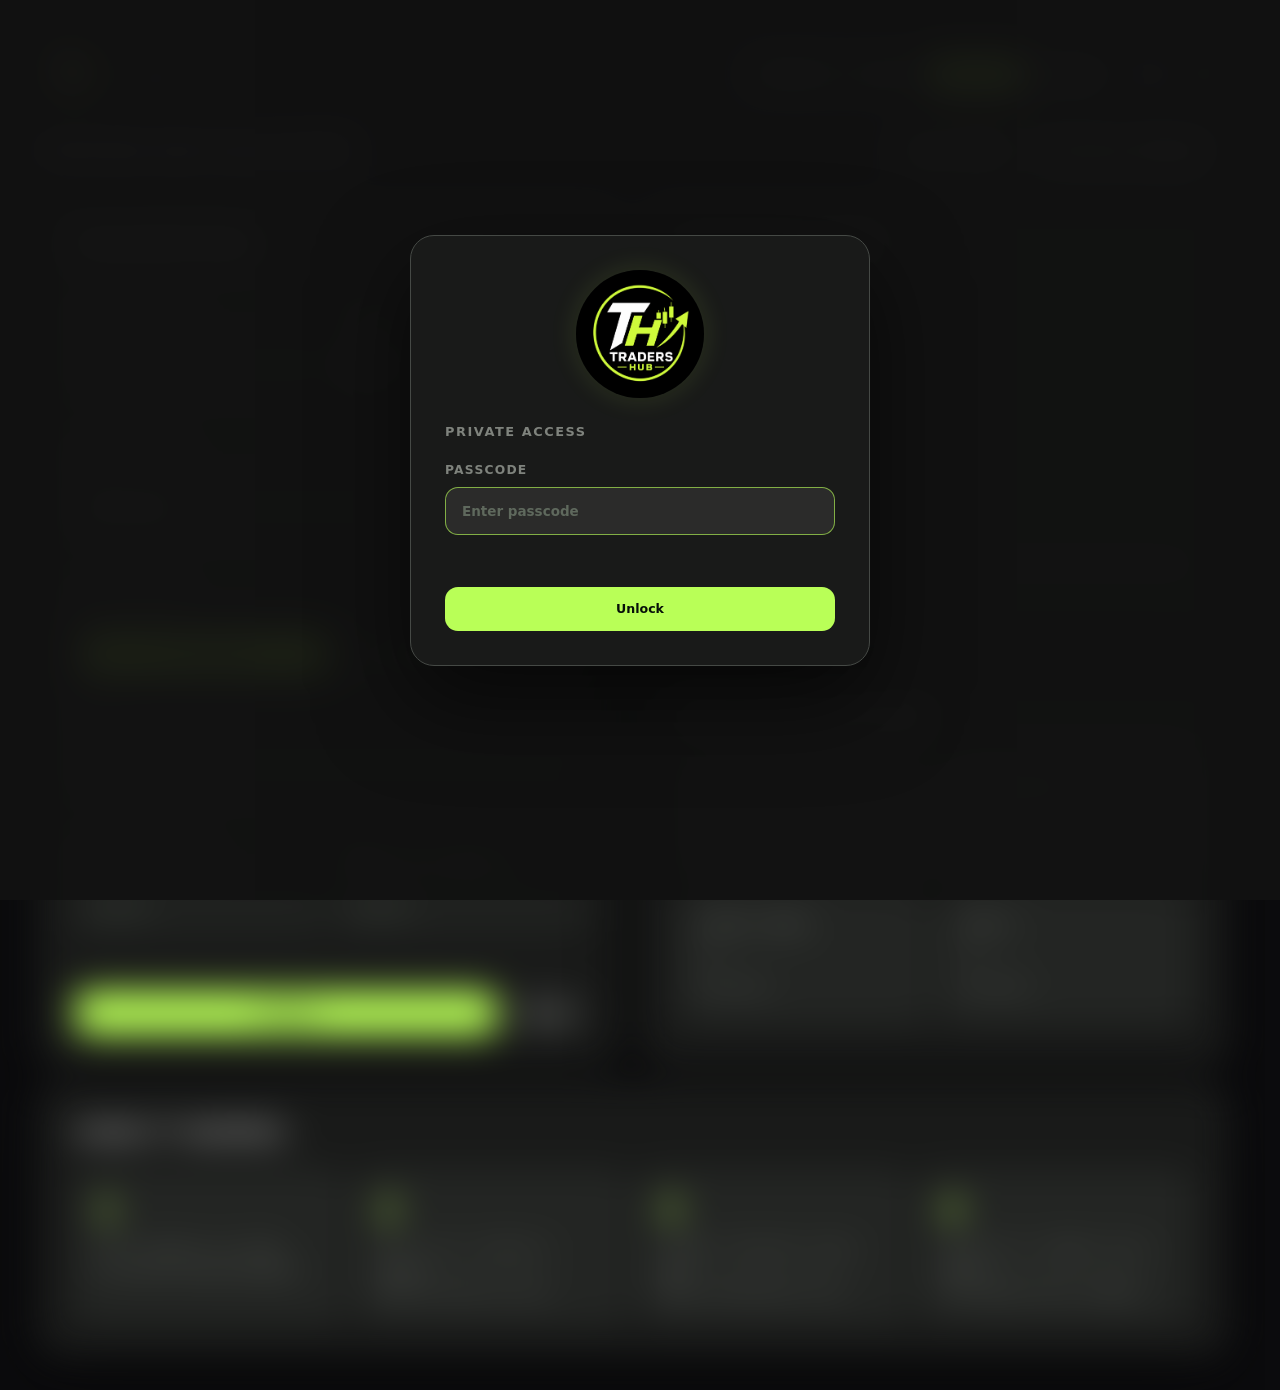
<file: calculator/index.html>
<!doctype html>
<html lang="en">
  <head>
    <meta charset="UTF-8" />
    <meta name="viewport" content="width=device-width, initial-scale=1.0" />
    <title>TRADERS HUB Calculator</title>
    <script>window.location.replace("../index.html?view=calculator");</script>
  </head>
  <body></body>
</html>
</file>
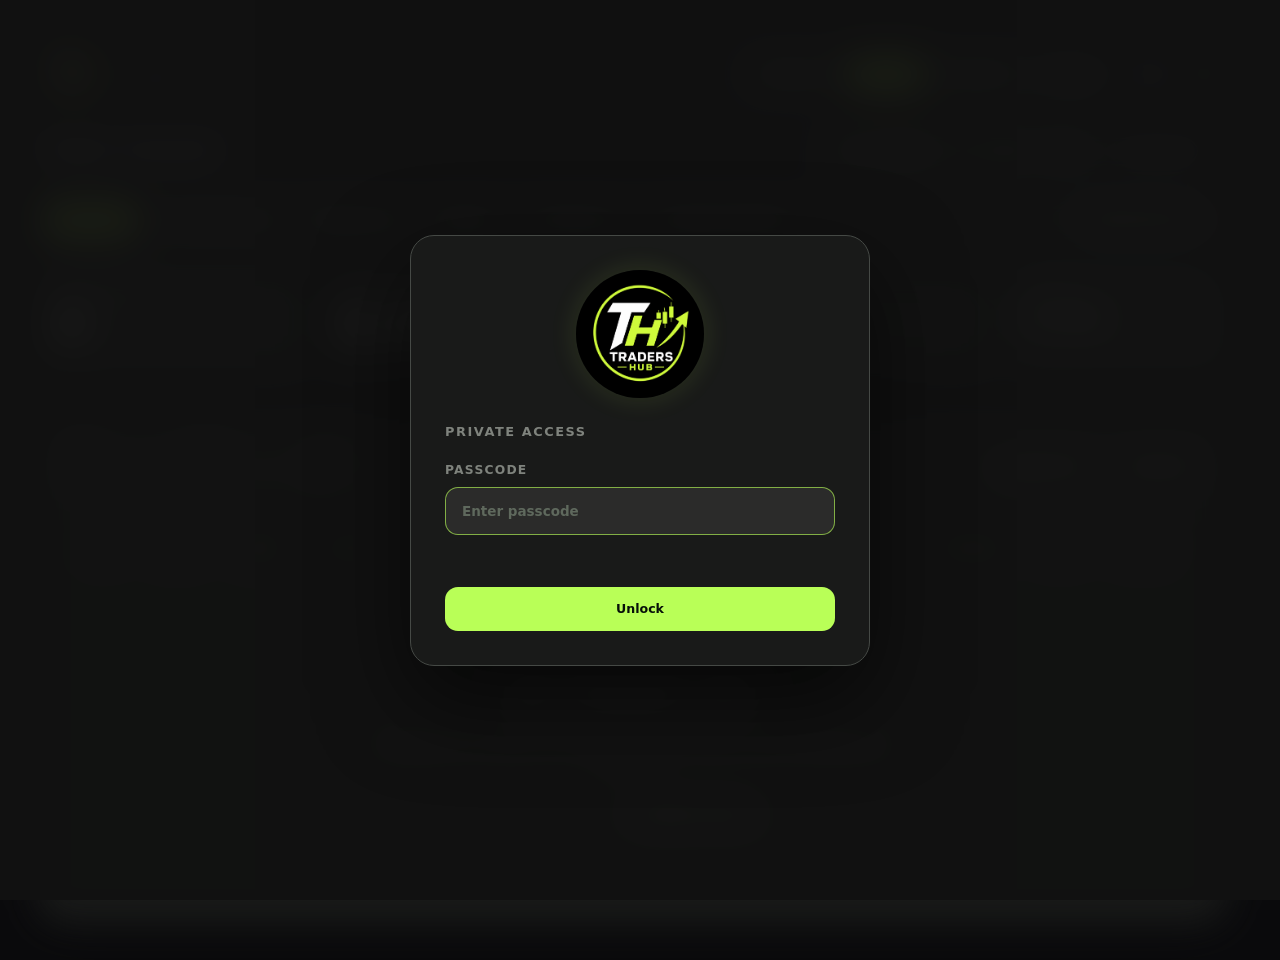
<file: journal/index.html>
<!doctype html>
<html lang="en">
  <head>
    <meta charset="UTF-8" />
    <meta name="viewport" content="width=device-width, initial-scale=1.0" />
    <title>TRADERS HUB Journal</title>
    <script>window.location.replace("../index.html?view=tracker");</script>
  </head>
  <body></body>
</html>
</file>
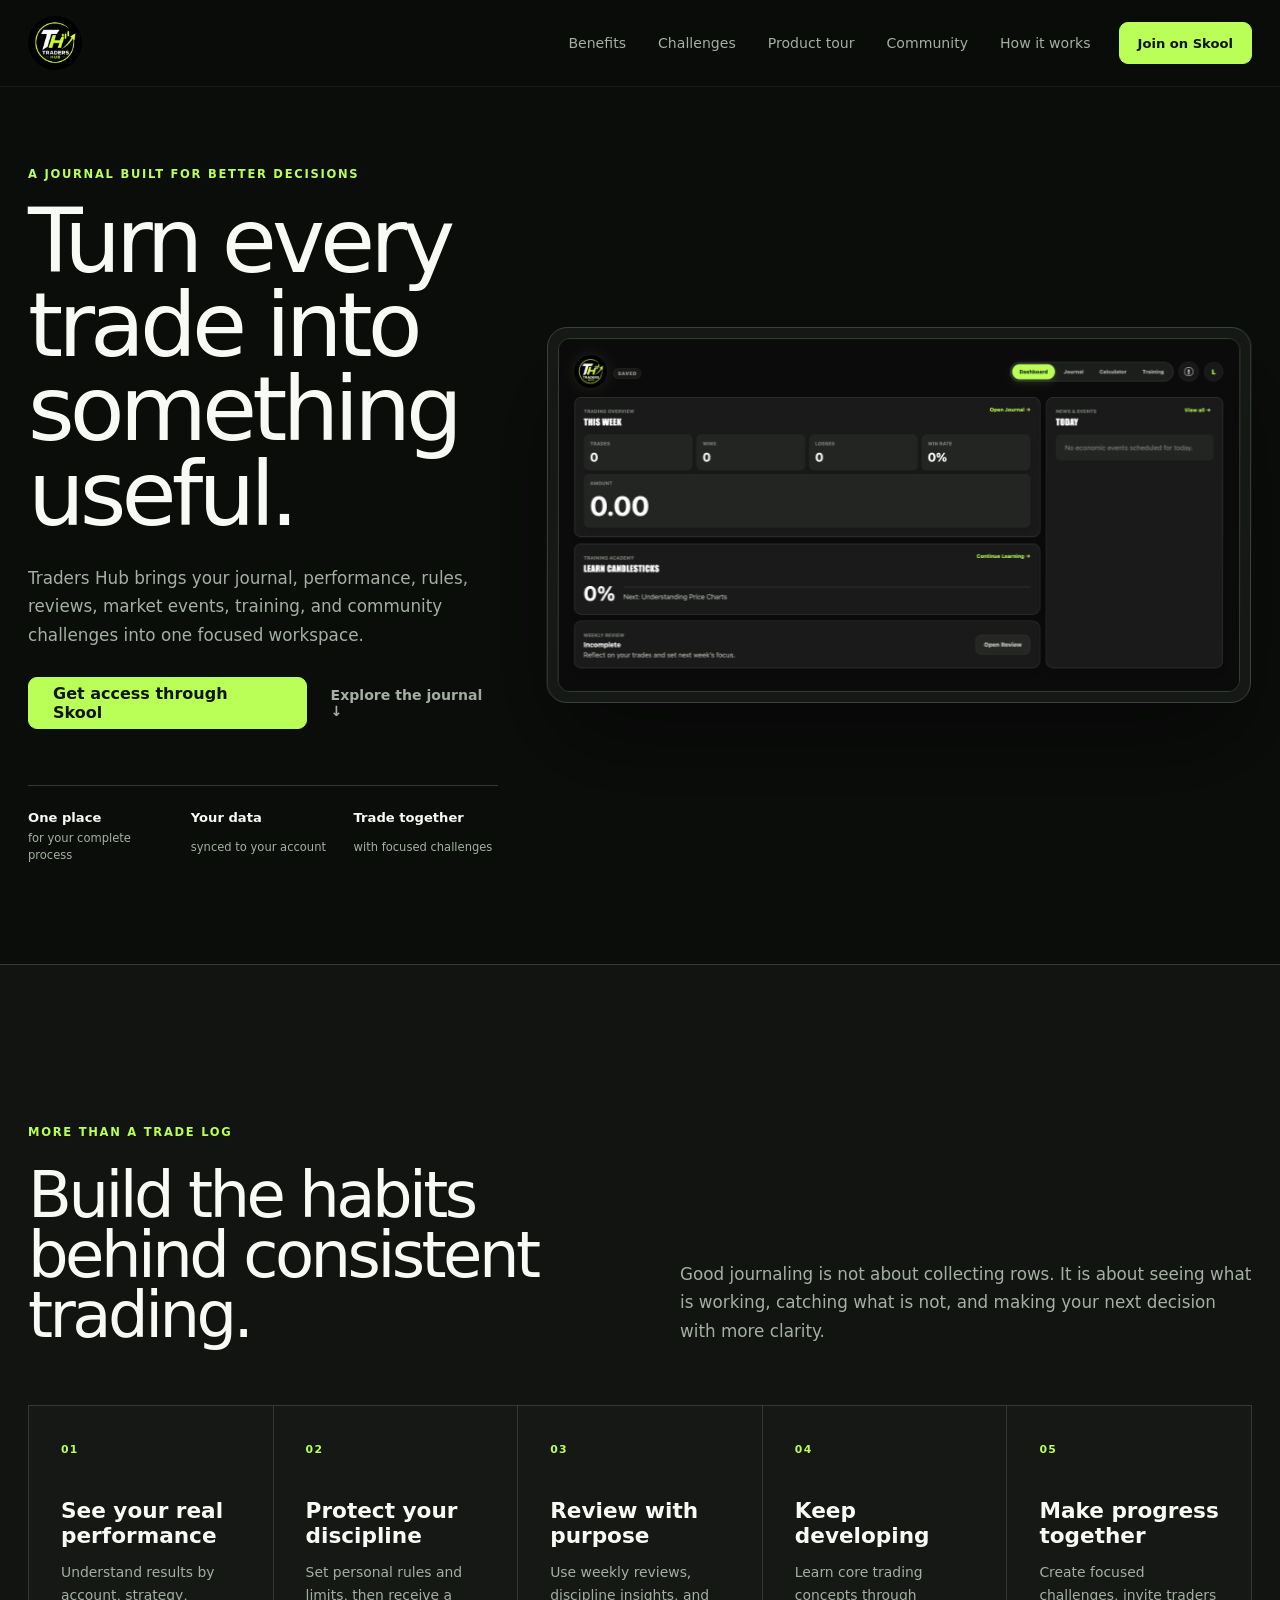
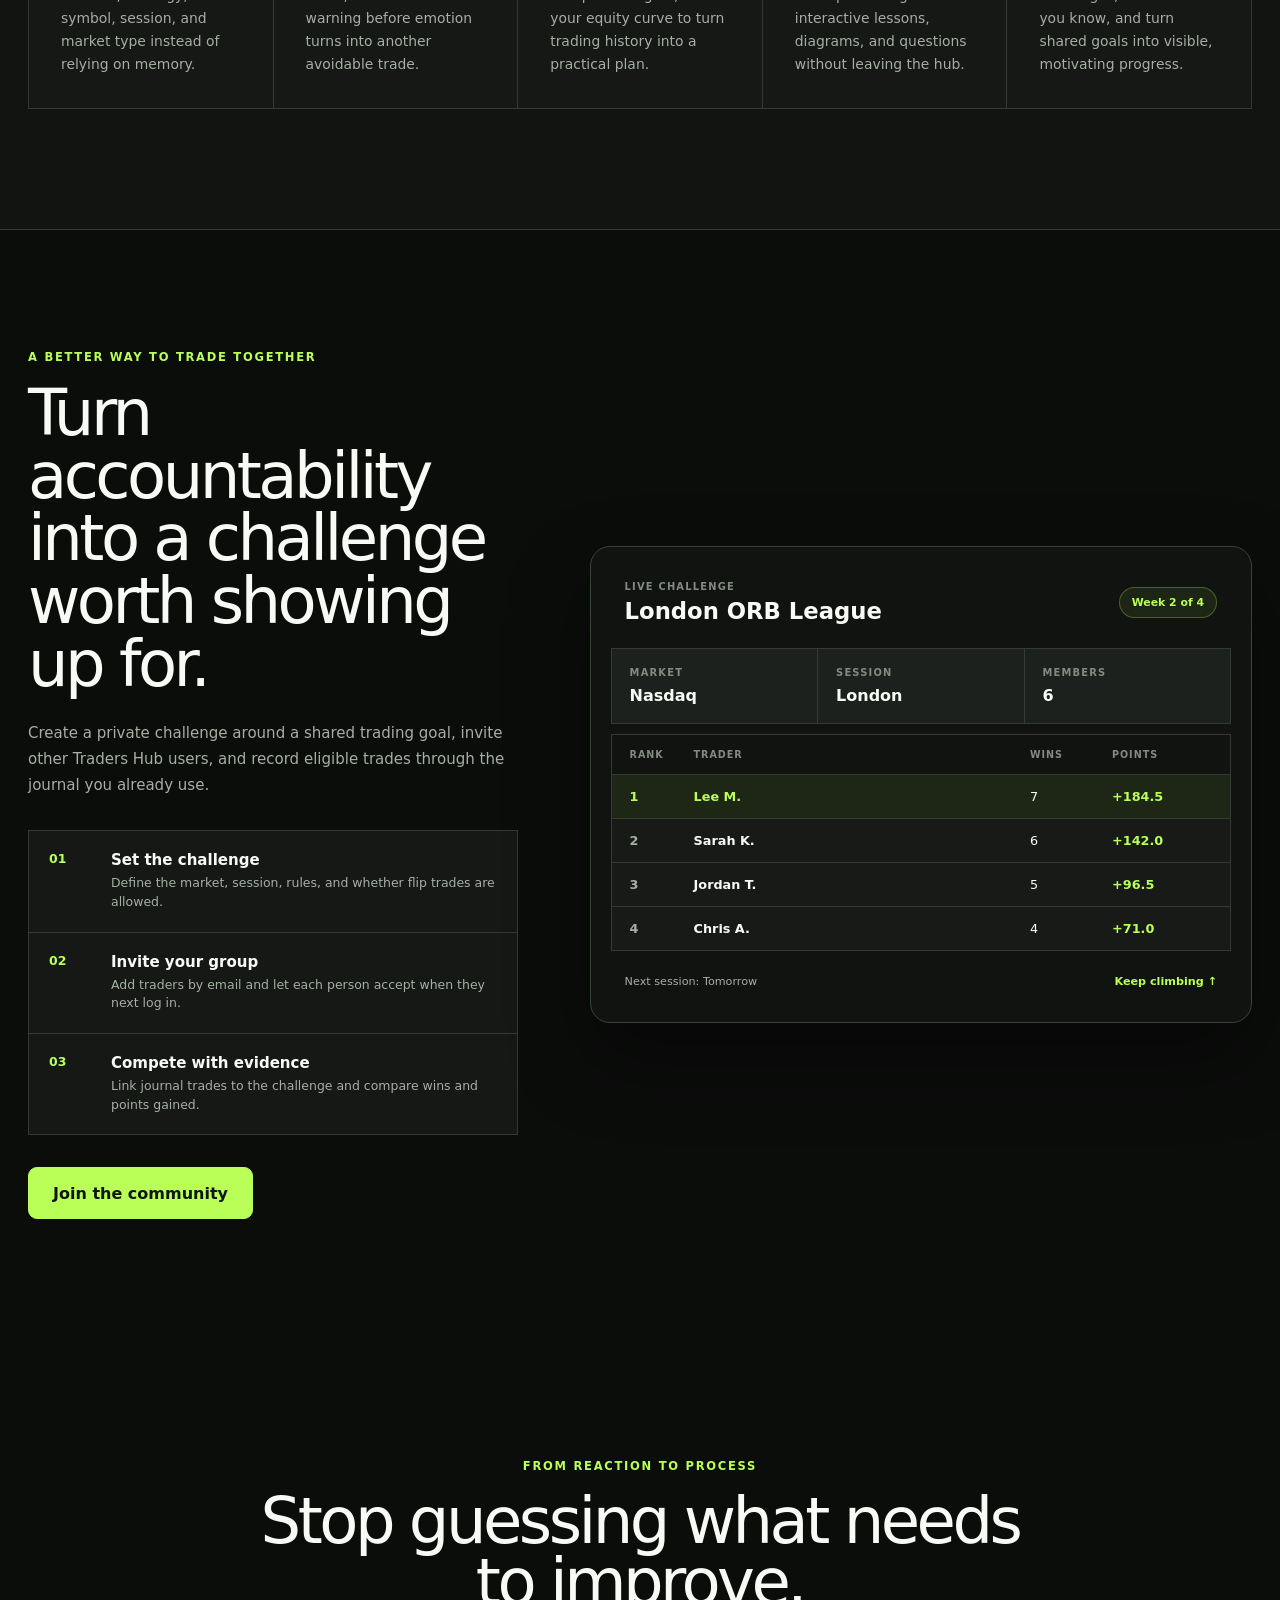
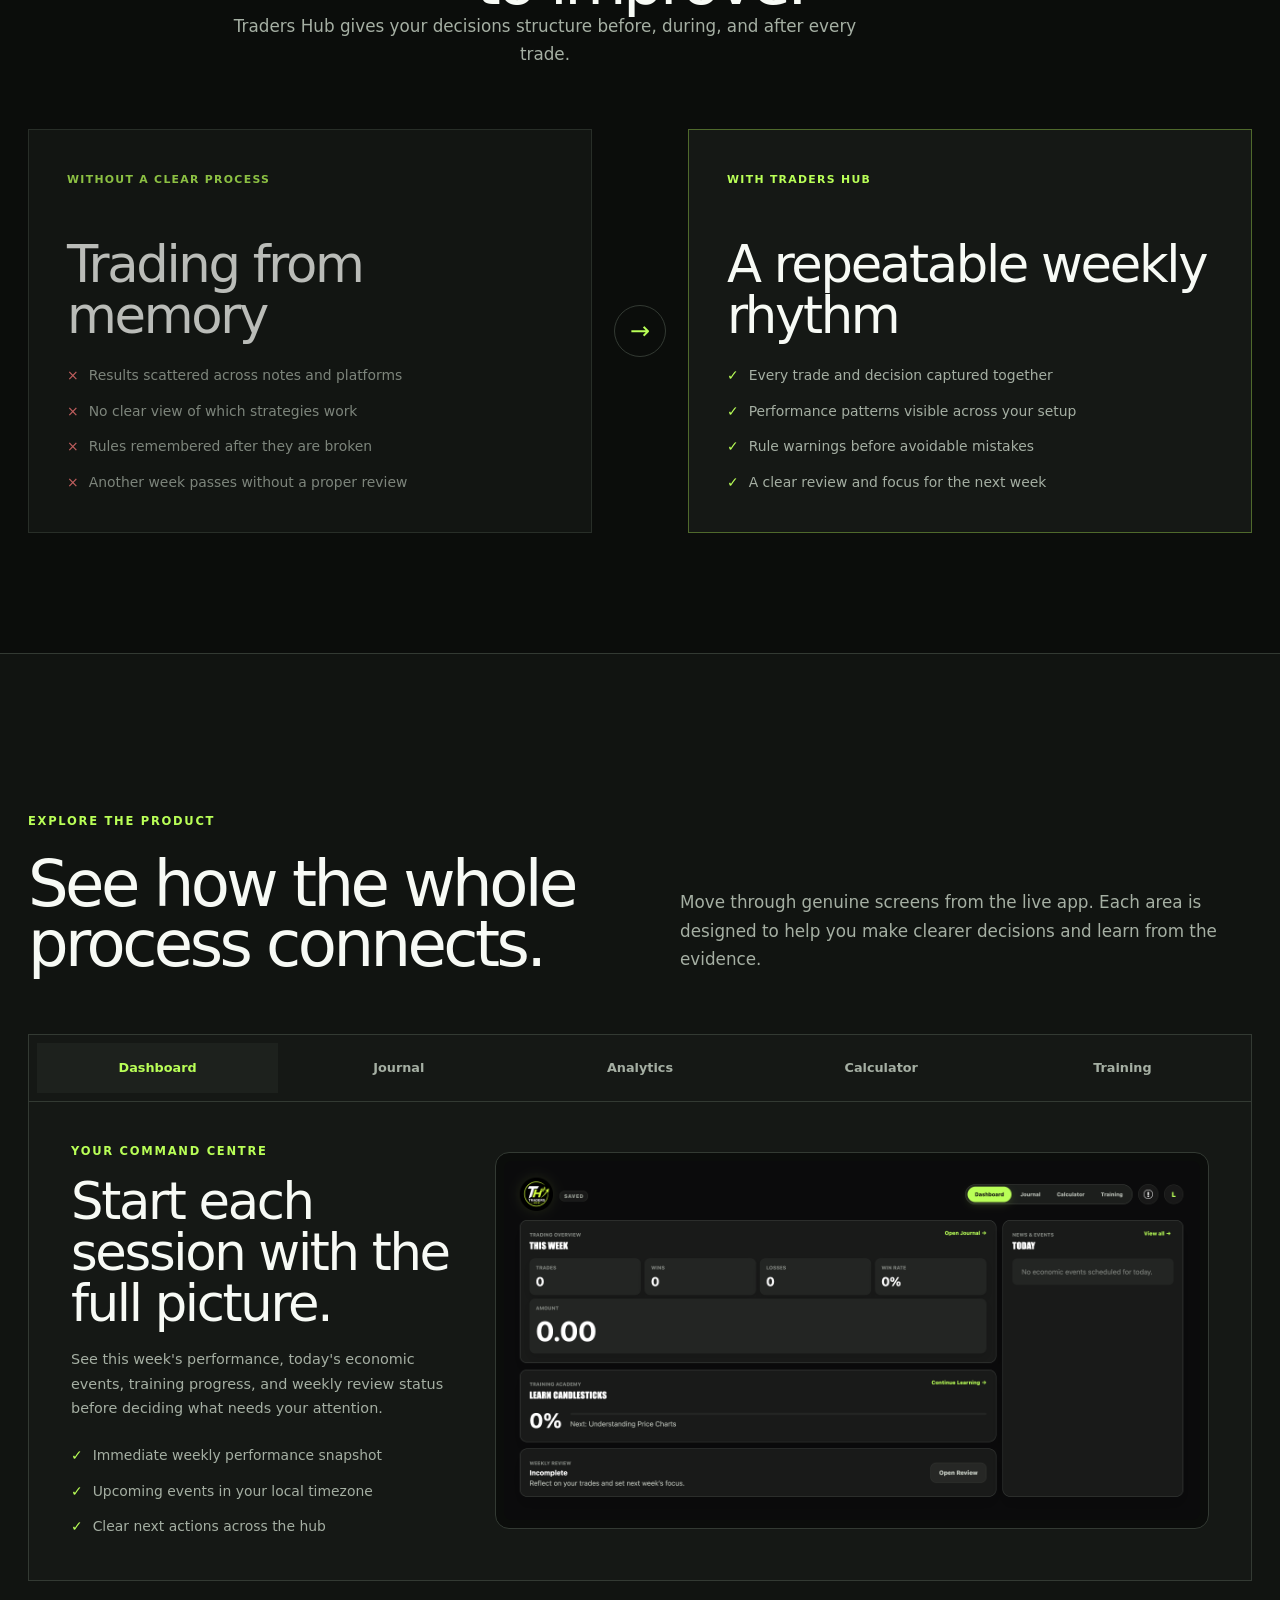
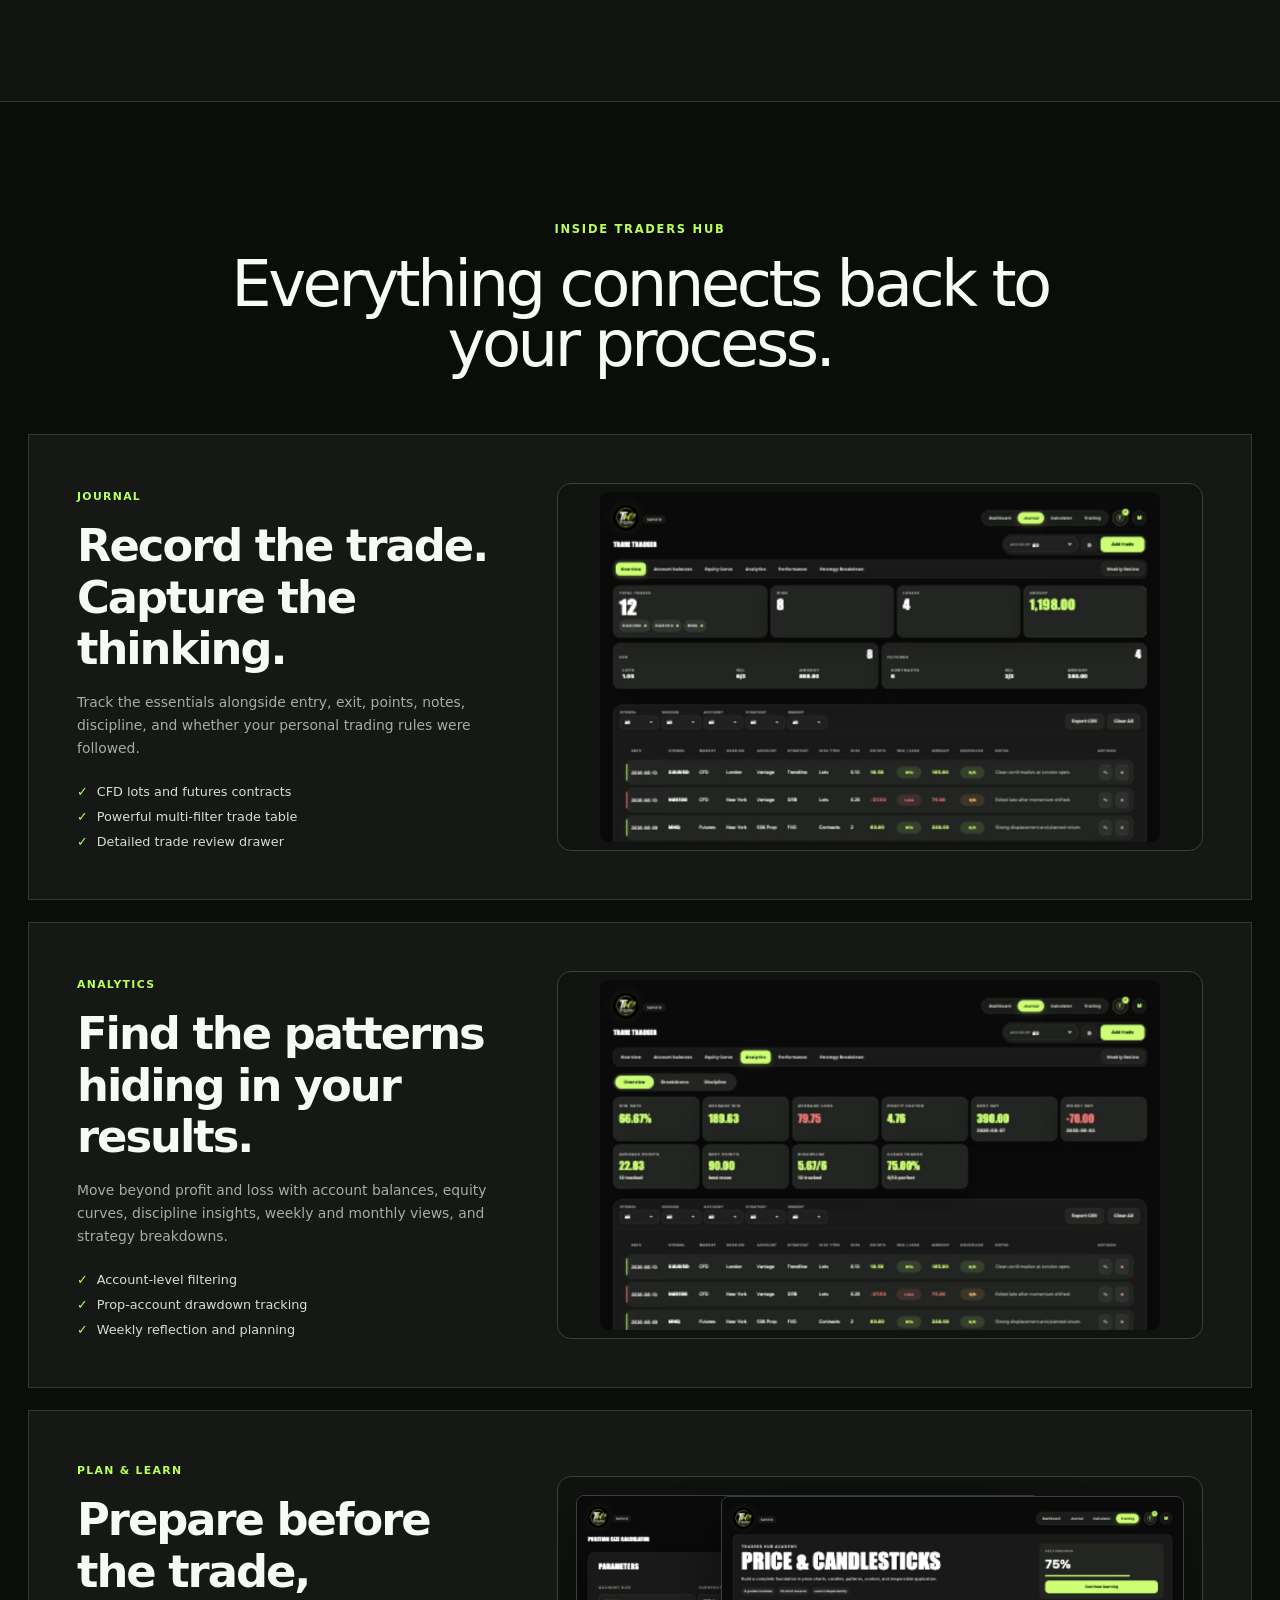
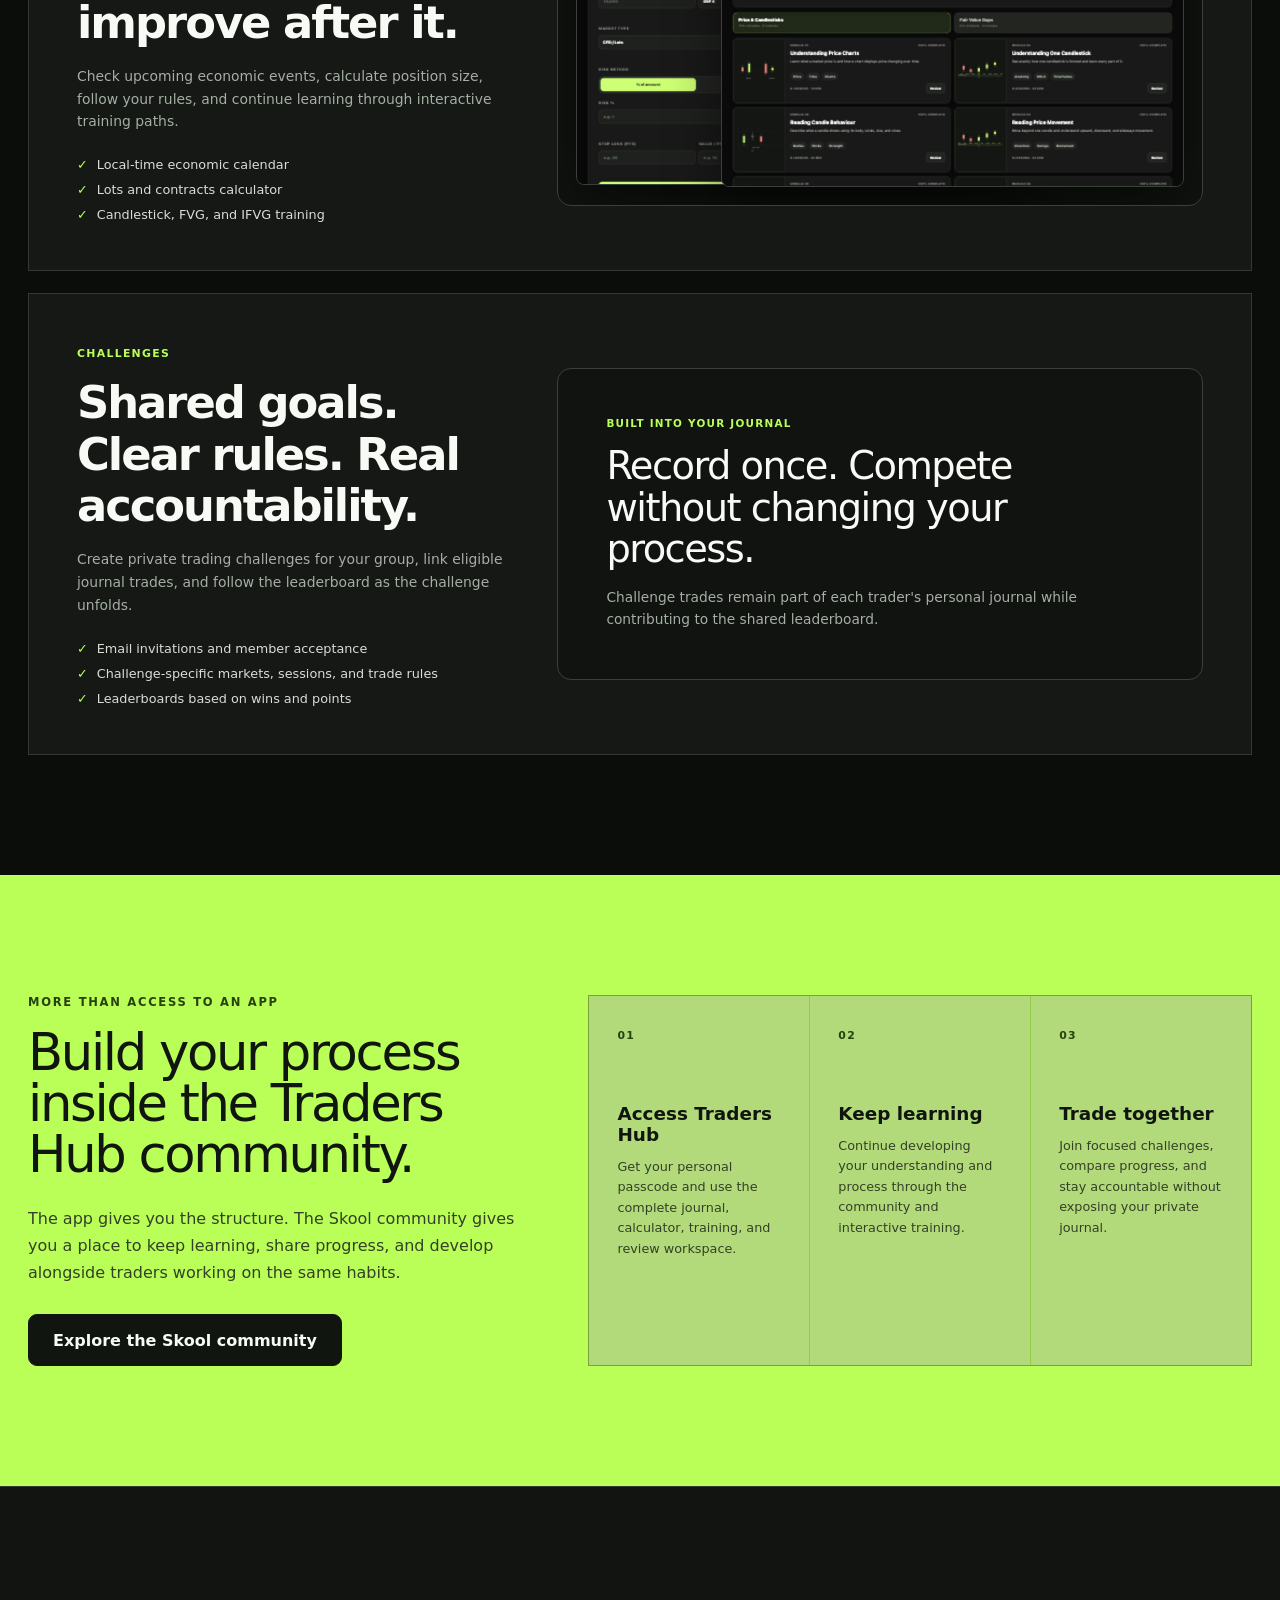
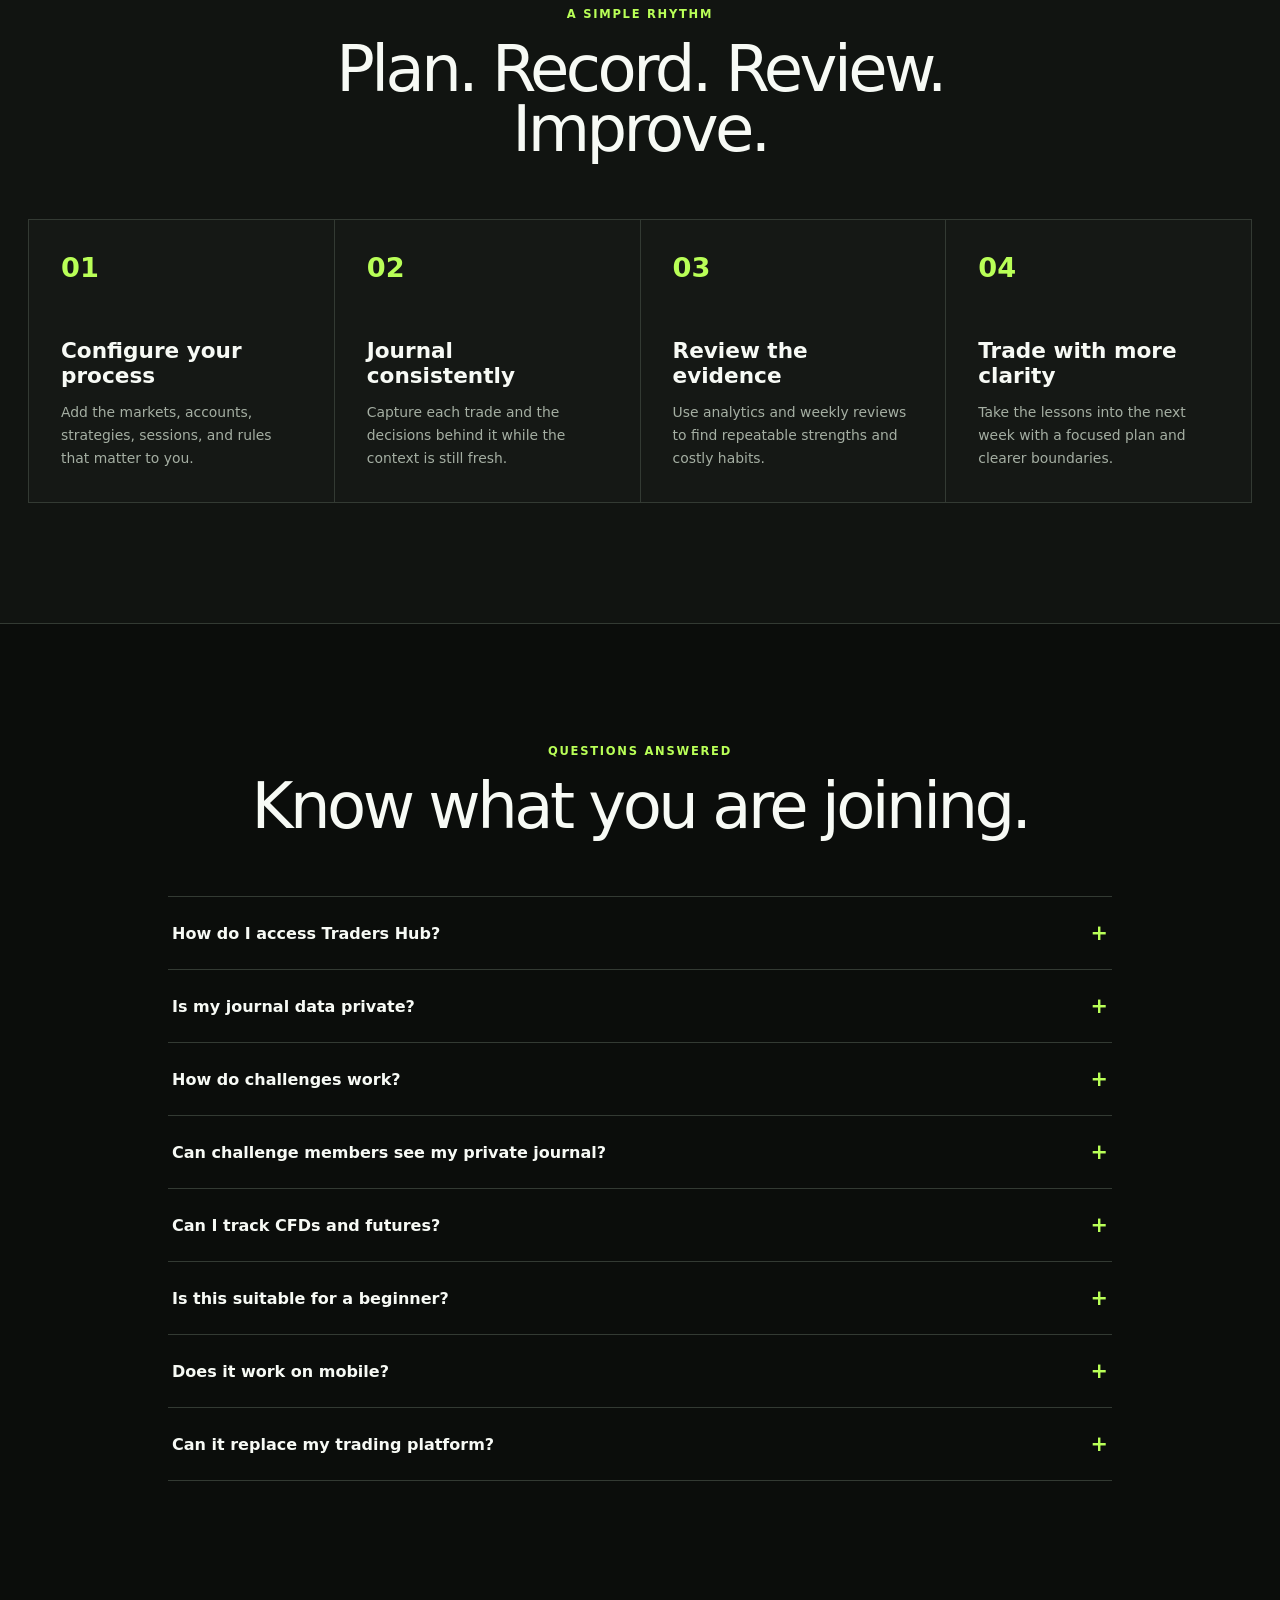
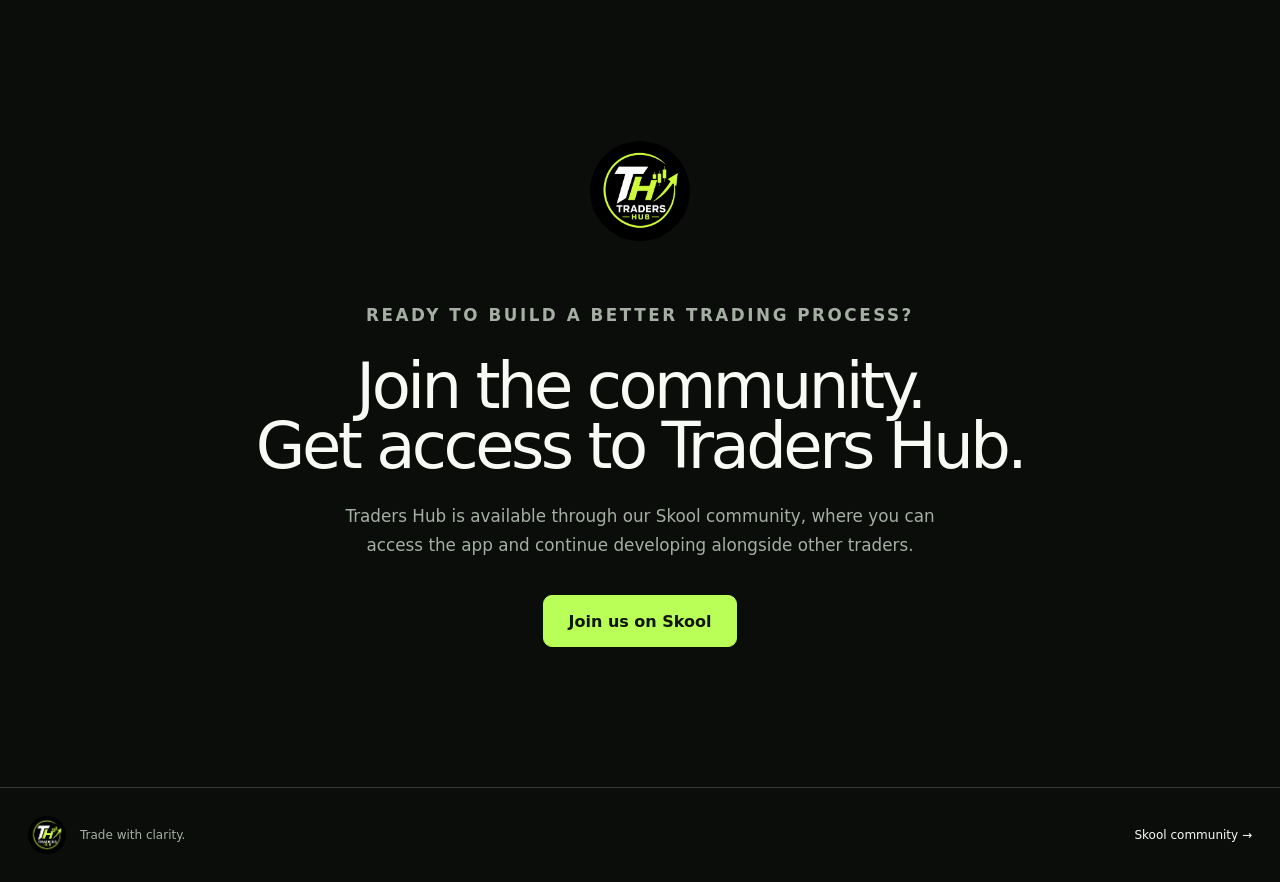
<file: marketing/index.html>
<!doctype html>
<html lang="en">
  <head>
    <meta charset="UTF-8" />
    <meta name="viewport" content="width=device-width, initial-scale=1.0" />
    <meta name="description" content="Build a clearer, more disciplined trading process with Traders Hub." />
    <title>Traders Hub | Trade with clarity</title>
    <link rel="icon" href="assets/logo.png" />
    <link rel="stylesheet" href="styles.css" />
    <link rel="stylesheet" href="actual-app.css" />
    <link rel="stylesheet" href="sell.css" />
  </head>
  <body>
    <header class="site-header">
      <a class="brand" href="#top" aria-label="Traders Hub home">
        <img src="assets/logo.png" alt="Traders Hub" />
      </a>
      <nav aria-label="Main navigation">
        <a href="#benefits">Benefits</a>
        <a href="#challenges">Challenges</a>
        <a href="#product-tour">Product tour</a>
        <a href="#community">Community</a>
        <a href="#how-it-works">How it works</a>
      </nav>
      <a class="button button-small" data-skool-link href="#">Join on Skool</a>
    </header>

    <main id="top">
      <section class="hero">
        <div class="hero-copy">
          <p class="eyebrow">A journal built for better decisions</p>
          <h1>Turn every trade into something useful.</h1>
          <p class="hero-lead">Traders Hub brings your journal, performance, rules, reviews, market events, training, and community challenges into one focused workspace.</p>
          <div class="hero-actions">
            <a class="button" data-skool-link href="#">Get access through Skool</a>
            <a class="text-link" href="#inside">Explore the journal <span>↓</span></a>
          </div>
          <div class="hero-proof">
            <div><strong>One place</strong><span>for your complete process</span></div>
            <div><strong>Your data</strong><span>synced to your account</span></div>
            <div><strong>Trade together</strong><span>with focused challenges</span></div>
          </div>
        </div>

        <div class="product-stage actual-app-shot">
          <img src="images/dashboard-original.png" alt="Traders Hub dashboard showing weekly trading performance, economic events, training progress, and weekly review" />
        </div>
      </section>

      <section class="benefit-band" id="benefits">
        <div class="section-intro">
          <p class="eyebrow">More than a trade log</p>
          <h2>Build the habits behind consistent trading.</h2>
          <p>Good journaling is not about collecting rows. It is about seeing what is working, catching what is not, and making your next decision with more clarity.</p>
        </div>
        <div class="benefit-grid">
          <article><span>01</span><h3>See your real performance</h3><p>Understand results by account, strategy, symbol, session, and market type instead of relying on memory.</p></article>
          <article><span>02</span><h3>Protect your discipline</h3><p>Set personal rules and limits, then receive a warning before emotion turns into another avoidable trade.</p></article>
          <article><span>03</span><h3>Review with purpose</h3><p>Use weekly reviews, discipline insights, and your equity curve to turn trading history into a practical plan.</p></article>
          <article><span>04</span><h3>Keep developing</h3><p>Learn core trading concepts through interactive lessons, diagrams, and questions without leaving the hub.</p></article>
          <article><span>05</span><h3>Make progress together</h3><p>Create focused challenges, invite traders you know, and turn shared goals into visible, motivating progress.</p></article>
        </div>
      </section>

      <section class="challenge-showcase" id="challenges">
        <div class="challenge-copy">
          <p class="eyebrow">A better way to trade together</p>
          <h2>Turn accountability into a challenge worth showing up for.</h2>
          <p>Create a private challenge around a shared trading goal, invite other Traders Hub users, and record eligible trades through the journal you already use.</p>
          <div class="challenge-points">
            <article><b>01</b><div><h3>Set the challenge</h3><p>Define the market, session, rules, and whether flip trades are allowed.</p></div></article>
            <article><b>02</b><div><h3>Invite your group</h3><p>Add traders by email and let each person accept when they next log in.</p></div></article>
            <article><b>03</b><div><h3>Compete with evidence</h3><p>Link journal trades to the challenge and compare wins and points gained.</p></div></article>
          </div>
          <a class="button" data-skool-link href="#">Join the community</a>
        </div>
        <div class="challenge-preview" aria-label="Example Traders Hub challenge leaderboard">
          <div class="challenge-preview-head">
            <div><span>Live challenge</span><strong>London ORB League</strong></div>
            <em>Week 2 of 4</em>
          </div>
          <div class="challenge-summary">
            <div><span>Market</span><strong>Nasdaq</strong></div>
            <div><span>Session</span><strong>London</strong></div>
            <div><span>Members</span><strong>6</strong></div>
          </div>
          <div class="leaderboard">
            <div class="leaderboard-head"><span>Rank</span><span>Trader</span><span>Wins</span><span>Points</span></div>
            <div class="leaderboard-row leader"><b>1</b><strong>Lee M.</strong><span>7</span><em>+184.5</em></div>
            <div class="leaderboard-row"><b>2</b><strong>Sarah K.</strong><span>6</span><em>+142.0</em></div>
            <div class="leaderboard-row"><b>3</b><strong>Jordan T.</strong><span>5</span><em>+96.5</em></div>
            <div class="leaderboard-row"><b>4</b><strong>Chris A.</strong><span>4</span><em>+71.0</em></div>
          </div>
          <div class="challenge-preview-foot"><span>Next session: Tomorrow</span><strong>Keep climbing ↑</strong></div>
        </div>
      </section>

      <section class="transformation">
        <div class="section-intro narrow">
          <p class="eyebrow">From reaction to process</p>
          <h2>Stop guessing what needs to improve.</h2>
          <p>Traders Hub gives your decisions structure before, during, and after every trade.</p>
        </div>
        <div class="transformation-grid">
          <article class="before-panel">
            <span>Without a clear process</span>
            <h3>Trading from memory</h3>
            <ul>
              <li>Results scattered across notes and platforms</li>
              <li>No clear view of which strategies work</li>
              <li>Rules remembered after they are broken</li>
              <li>Another week passes without a proper review</li>
            </ul>
          </article>
          <div class="transformation-arrow" aria-hidden="true">→</div>
          <article class="after-panel">
            <span>With Traders Hub</span>
            <h3>A repeatable weekly rhythm</h3>
            <ul>
              <li>Every trade and decision captured together</li>
              <li>Performance patterns visible across your setup</li>
              <li>Rule warnings before avoidable mistakes</li>
              <li>A clear review and focus for the next week</li>
            </ul>
          </article>
        </div>
      </section>

      <section class="product-tour" id="product-tour">
        <div class="section-intro">
          <p class="eyebrow">Explore the product</p>
          <h2>See how the whole process connects.</h2>
          <p>Move through genuine screens from the live app. Each area is designed to help you make clearer decisions and learn from the evidence.</p>
        </div>
        <div class="tour-shell">
          <div class="tour-tabs" role="tablist" aria-label="Product tour">
            <button class="active" type="button" role="tab" aria-selected="true" data-tour-tab="dashboard">Dashboard</button>
            <button type="button" role="tab" aria-selected="false" data-tour-tab="journal">Journal</button>
            <button type="button" role="tab" aria-selected="false" data-tour-tab="analytics">Analytics</button>
            <button type="button" role="tab" aria-selected="false" data-tour-tab="calculator">Calculator</button>
            <button type="button" role="tab" aria-selected="false" data-tour-tab="training">Training</button>
          </div>
          <div class="tour-content">
            <div class="tour-copy">
              <p class="eyebrow" id="tourEyebrow">Your command centre</p>
              <h3 id="tourTitle">Start each session with the full picture.</h3>
              <p id="tourDescription">See this week's performance, today's economic events, training progress, and weekly review status before deciding what needs your attention.</p>
              <ul id="tourBenefits"><li>Immediate weekly performance snapshot</li><li>Upcoming events in your local timezone</li><li>Clear next actions across the hub</li></ul>
            </div>
            <div class="tour-screen"><img id="tourImage" src="images/dashboard-original.png" alt="Traders Hub dashboard" /></div>
          </div>
        </div>
      </section>

      <section class="inside" id="inside">
        <div class="section-intro narrow">
          <p class="eyebrow">Inside Traders Hub</p>
          <h2>Everything connects back to your process.</h2>
        </div>
        <div class="feature-list">
          <article>
            <div class="feature-copy"><span>Journal</span><h3>Record the trade. Capture the thinking.</h3><p>Track the essentials alongside entry, exit, points, notes, discipline, and whether your personal trading rules were followed.</p><ul><li>CFD lots and futures contracts</li><li>Powerful multi-filter trade table</li><li>Detailed trade review drawer</li></ul></div>
            <div class="feature-visual app-screen"><img src="images/real-journal.png" alt="Traders Hub journal with populated trade summary and trade table" /></div>
          </article>
          <article>
            <div class="feature-copy"><span>Analytics</span><h3>Find the patterns hiding in your results.</h3><p>Move beyond profit and loss with account balances, equity curves, discipline insights, weekly and monthly views, and strategy breakdowns.</p><ul><li>Account-level filtering</li><li>Prop-account drawdown tracking</li><li>Weekly reflection and planning</li></ul></div>
            <div class="feature-visual app-screen"><img src="images/real-analytics.png" alt="Traders Hub analytics view with performance and discipline insights" /></div>
          </article>
          <article>
            <div class="feature-copy"><span>Plan & learn</span><h3>Prepare before the trade, improve after it.</h3><p>Check upcoming economic events, calculate position size, follow your rules, and continue learning through interactive training paths.</p><ul><li>Local-time economic calendar</li><li>Lots and contracts calculator</li><li>Candlestick, FVG, and IFVG training</li></ul></div>
            <div class="feature-visual app-screen screen-stack"><img src="images/real-calculator.png" alt="Traders Hub position size calculator" /><img src="images/real-training.png" alt="Traders Hub interactive training academy" /></div>
          </article>
          <article>
            <div class="feature-copy"><span>Challenges</span><h3>Shared goals. Clear rules. Real accountability.</h3><p>Create private trading challenges for your group, link eligible journal trades, and follow the leaderboard as the challenge unfolds.</p><ul><li>Email invitations and member acceptance</li><li>Challenge-specific markets, sessions, and trade rules</li><li>Leaderboards based on wins and points</li></ul></div>
            <div class="feature-visual capability-visual"><span>Built into your journal</span><strong>Record once. Compete without changing your process.</strong><p>Challenge trades remain part of each trader's personal journal while contributing to the shared leaderboard.</p></div>
          </article>
        </div>
      </section>

      <section class="community" id="community">
        <div class="community-inner">
          <div>
            <p class="eyebrow">More than access to an app</p>
            <h2>Build your process inside the Traders Hub community.</h2>
            <p>The app gives you the structure. The Skool community gives you a place to keep learning, share progress, and develop alongside traders working on the same habits.</p>
            <a class="button" data-skool-link href="#">Explore the Skool community</a>
          </div>
          <div class="community-values">
            <article><span>01</span><h3>Access Traders Hub</h3><p>Get your personal passcode and use the complete journal, calculator, training, and review workspace.</p></article>
            <article><span>02</span><h3>Keep learning</h3><p>Continue developing your understanding and process through the community and interactive training.</p></article>
            <article><span>03</span><h3>Trade together</h3><p>Join focused challenges, compare progress, and stay accountable without exposing your private journal.</p></article>
          </div>
        </div>
      </section>

      <section class="process" id="how-it-works">
        <div class="section-intro narrow">
          <p class="eyebrow">A simple rhythm</p>
          <h2>Plan. Record. Review. Improve.</h2>
        </div>
        <div class="process-grid">
          <article><b>01</b><h3>Configure your process</h3><p>Add the markets, accounts, strategies, sessions, and rules that matter to you.</p></article>
          <article><b>02</b><h3>Journal consistently</h3><p>Capture each trade and the decisions behind it while the context is still fresh.</p></article>
          <article><b>03</b><h3>Review the evidence</h3><p>Use analytics and weekly reviews to find repeatable strengths and costly habits.</p></article>
          <article><b>04</b><h3>Trade with more clarity</h3><p>Take the lessons into the next week with a focused plan and clearer boundaries.</p></article>
        </div>
      </section>

      <section class="faq" id="faq">
        <div class="section-intro narrow">
          <p class="eyebrow">Questions answered</p>
          <h2>Know what you are joining.</h2>
        </div>
        <div class="faq-list">
          <details><summary>How do I access Traders Hub?<span>+</span></summary><p>Access is provided through The Traders Hub Skool community. You receive a personal passcode that loads your own workspace and saved data.</p></details>
          <details><summary>Is my journal data private?<span>+</span></summary><p>Your trades, setup, rules, reviews, and training progress are stored against your personal account and are not shared with other users.</p></details>
          <details><summary>How do challenges work?<span>+</span></summary><p>A Traders Hub user can create a private challenge, invite other users by email, and define shared criteria such as the market, session, and trade rules. Accepted members can link eligible journal trades and follow the shared leaderboard.</p></details>
          <details><summary>Can challenge members see my private journal?<span>+</span></summary><p>No. Challenge members see the shared leaderboard and relevant challenge progress, while your wider journal, notes, and personal account data remain private.</p></details>
          <details><summary>Can I track CFDs and futures?<span>+</span></summary><p>Yes. Configure CFDs, futures, or both. The journal and position-size calculator display the correct lots or contracts for each trade.</p></details>
          <details><summary>Is this suitable for a beginner?<span>+</span></summary><p>Yes. The setup wizard guides new users through their workspace, while the training academy starts from basic chart and candlestick concepts.</p></details>
          <details><summary>Does it work on mobile?<span>+</span></summary><p>The site and app are responsive and can be used on mobile, tablet, and desktop. A larger screen remains best for deeper journal reviews and analytics.</p></details>
          <details><summary>Can it replace my trading platform?<span>+</span></summary><p>No. Traders Hub is a journal, planning, review, calculator, and learning workspace. It does not place or manage live trades.</p></details>
        </div>
      </section>

      <section class="cta">
        <img src="assets/logo.png" alt="" />
        <p class="eyebrow">Ready to build a better trading process?</p>
        <h2>Join the community.<br />Get access to Traders Hub.</h2>
        <p>Traders Hub is available through our Skool community, where you can access the app and continue developing alongside other traders.</p>
        <a class="button" data-skool-link href="#">Join us on Skool</a>
      </section>
    </main>

    <footer><img src="assets/logo.png" alt="Traders Hub" /><span>Trade with clarity.</span><a data-skool-link href="#">Skool community →</a></footer>
    <a class="mobile-access-cta button" data-skool-link href="#">Get access</a>
    <script src="script.js"></script>
  </body>
</html>
</file>
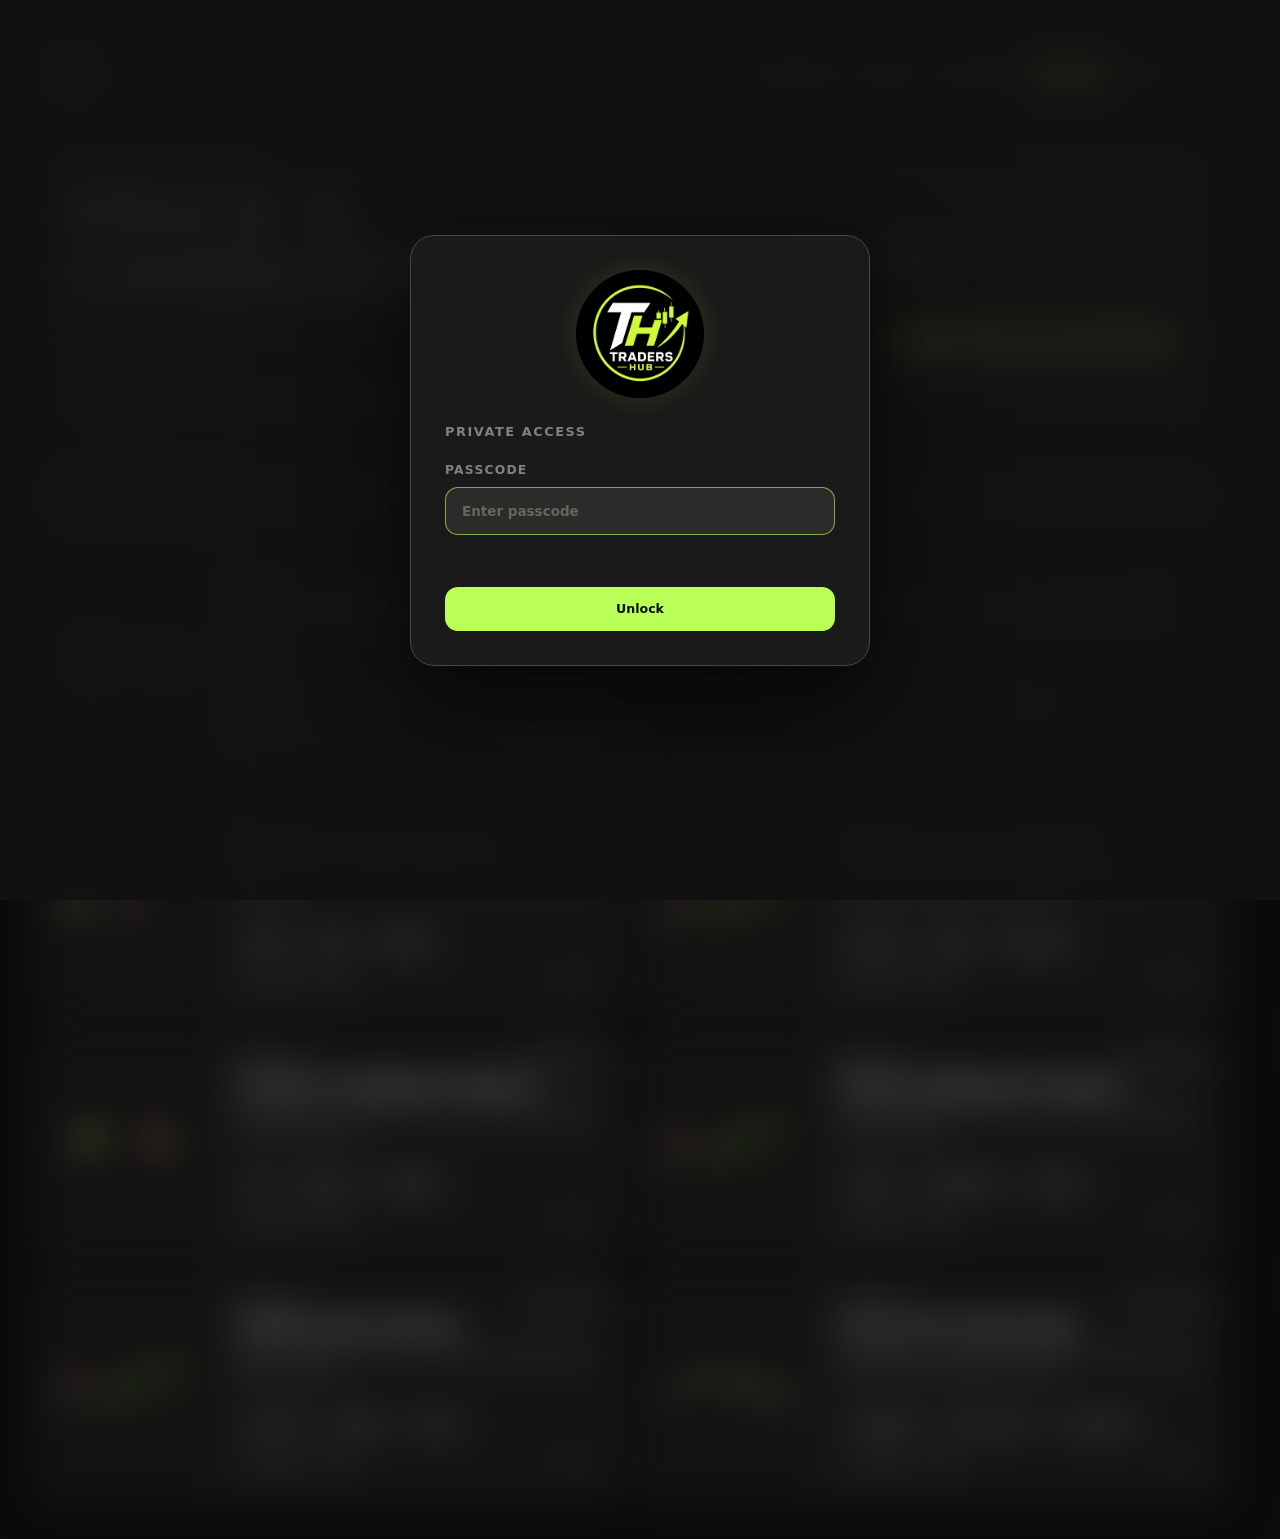
<file: training/index.html>
<!doctype html>
<html lang="en">
  <head>
    <meta charset="UTF-8" />
    <meta name="viewport" content="width=device-width, initial-scale=1.0" />
    <title>TRADERS HUB Academy</title>
    <script>window.location.replace("../index.html?view=training");</script>
  </head>
  <body></body>
</html>
</file>
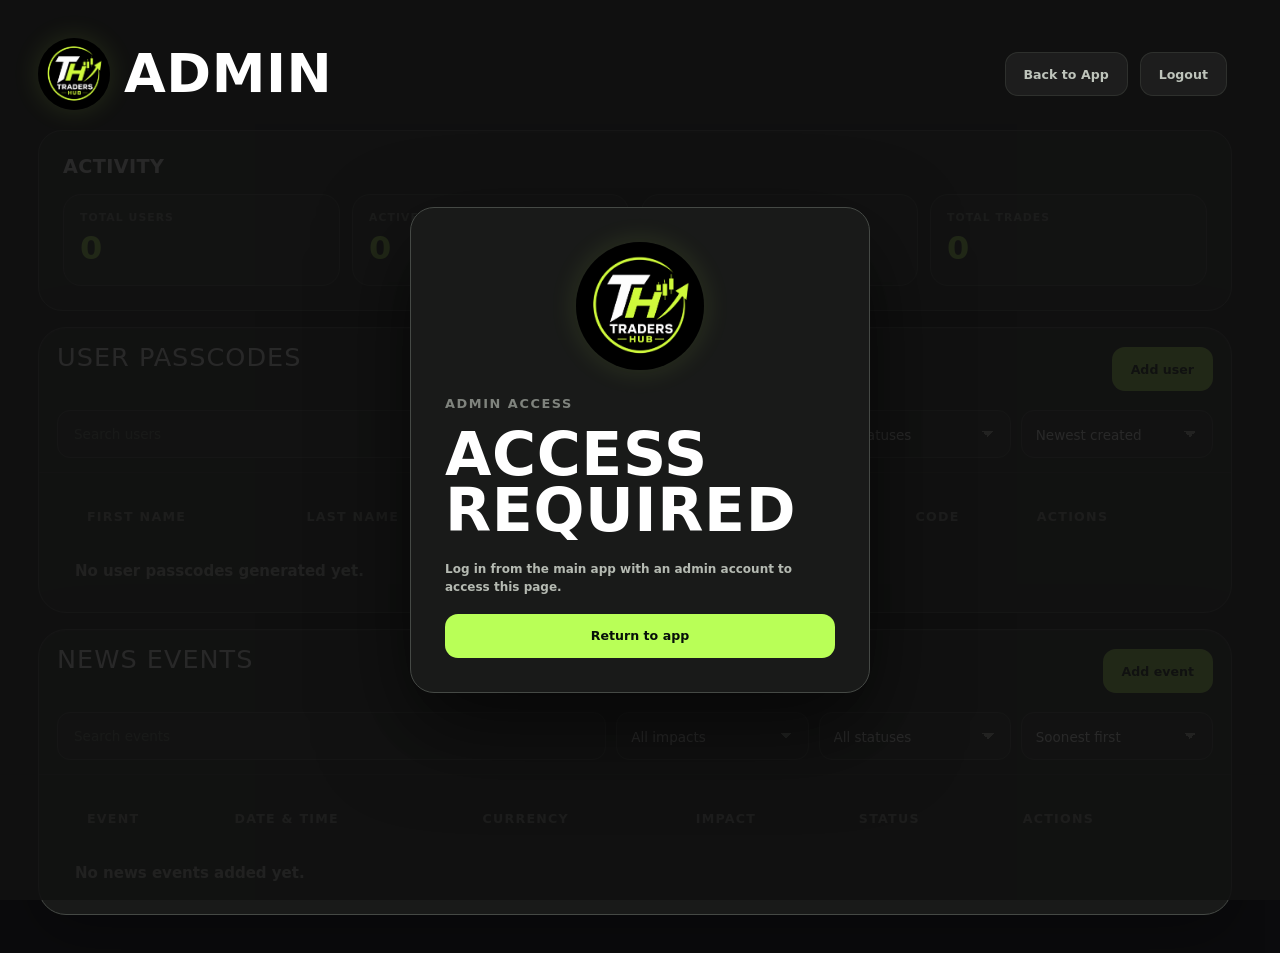
<file: app/admin/index.html>
<!doctype html>
<html lang="en">
  <head>
    <meta charset="UTF-8" />
    <meta name="viewport" content="width=device-width, initial-scale=1.0" />
    <title>TRADERS HUB Admin</title>
    <link rel="icon" type="image/png" href="../assets/logo.png" />
    <link rel="apple-touch-icon" href="../assets/logo.png" />
    <link rel="stylesheet" href="../styles.css?v=20260615-feature-access" />
  </head>
  <body class="admin-page admin-checking">
    <section class="admin-access-panel hidden" id="adminGate" aria-label="Admin access required">
      <div class="passcode-card">
        <img class="brand-logo brand-logo-large" src="../assets/logo.png" alt="TRADERS HUB logo" />
        <p class="eyebrow">Admin access</p>
        <h1>Access Required</h1>
        <p class="config-note" id="adminAccessMessage">Log in from the main app with an admin account to access this page.</p>
        <a class="primary-button" href="../index.html">Return to app</a>
      </div>
    </section>

    <main class="app-shell">
      <div class="dashboard-frame">
        <header class="topbar">
          <div class="brand-lockup">
            <img class="brand-logo" src="../assets/logo.png" alt="TRADERS HUB logo" />
            <div>
              <h1>Admin</h1>
            </div>
          </div>
          <div class="topbar-actions">
            <a class="ghost-button" href="../index.html">Back to App</a>
            <button class="ghost-button logout-button" type="button" id="adminLogoutButton">Logout</button>
          </div>
        </header>

        <section class="admin-grid">
          <section class="admin-activity-panel" aria-label="Admin activity overview">
            <div class="weekly-heading">
              <h2>Activity</h2>
            </div>
            <div class="admin-activity-grid">
              <article class="admin-activity-card">
                <span>Total Users</span>
                <strong id="activityTotalUsers">0</strong>
              </article>
              <article class="admin-activity-card">
                <span>Active</span>
                <strong id="activityActiveUsers">0</strong>
              </article>
              <article class="admin-activity-card">
                <span>Admins</span>
                <strong id="activityAdminUsers">0</strong>
              </article>
              <article class="admin-activity-card">
                <span>Total Trades</span>
                <strong id="activityTotalTrades">0</strong>
              </article>
            </div>
          </section>

          <section class="table-panel admin-users-panel" aria-label="User passcodes table">
            <div class="table-tools">
              <div class="admin-table-heading">
                <div class="calculator-card-label">User Passcodes</div>
                <button class="primary-button compact-button" type="button" id="openAddUserModalButton">Add user</button>
              </div>
              <div class="admin-management-tools">
                <input id="adminUserSearch" type="search" placeholder="Search users" />
                <select id="adminRoleFilter" aria-label="Filter by role">
                  <option value="all">All roles</option>
                  <option value="user">Users</option>
                  <option value="admin">Admins</option>
                </select>
                <select id="adminStatusFilter" aria-label="Filter by status">
                  <option value="all">All statuses</option>
                  <option value="active">Active</option>
                  <option value="trial">Trial</option>
                  <option value="inactive">Inactive</option>
                </select>
                <select id="adminSortSelect" aria-label="Sort users">
                  <option value="created-desc">Newest created</option>
                  <option value="created-asc">Oldest created</option>
                  <option value="last-login-desc">Last login</option>
                  <option value="name-asc">Name A-Z</option>
                </select>
              </div>
            </div>
            <div class="table-wrap admin-passcode-table-wrap">
              <table class="admin-passcode-table">
                <thead>
                  <tr>
                    <th>First Name</th>
                    <th>Last Name</th>
                    <th>Email</th>
                    <th>Role</th>
                    <th>Status</th>
                    <th>Code</th>
                    <th>Actions</th>
                  </tr>
                </thead>
                <tbody id="adminPasscodeList"></tbody>
              </table>
            </div>
            <p class="admin-empty-passcodes" id="adminEmptyPasscodes">No user passcodes generated yet.</p>
          </section>

          <section class="table-panel admin-news-panel" aria-label="News events table">
            <div class="table-tools">
              <div class="admin-table-heading">
                <div class="calculator-card-label">News Events</div>
                <button class="primary-button compact-button" type="button" id="openAddNewsModalButton">Add event</button>
              </div>
              <div class="admin-management-tools">
                <input id="adminNewsSearch" type="search" placeholder="Search events" />
                <select id="adminNewsImpactFilter" aria-label="Filter by impact">
                  <option value="all">All impacts</option>
                  <option value="High">High</option>
                  <option value="Medium">Medium</option>
                  <option value="Low">Low</option>
                </select>
                <select id="adminNewsStatusFilter" aria-label="Filter by status">
                  <option value="all">All statuses</option>
                  <option value="active">Active</option>
                  <option value="inactive">Inactive</option>
                </select>
                <select id="adminNewsSortSelect" aria-label="Sort events">
                  <option value="date-asc">Soonest first</option>
                  <option value="date-desc">Latest first</option>
                  <option value="title-asc">Title A-Z</option>
                </select>
              </div>
            </div>
            <div class="table-wrap admin-passcode-table-wrap">
              <table class="admin-passcode-table admin-news-table">
                <thead>
                  <tr>
                    <th>Event</th>
                    <th>Date & Time</th>
                    <th>Currency</th>
                    <th>Impact</th>
                    <th>Status</th>
                    <th>Actions</th>
                  </tr>
                </thead>
                <tbody id="adminNewsList"></tbody>
              </table>
            </div>
            <p class="admin-empty-passcodes" id="adminEmptyNewsEvents">No news events added yet.</p>
          </section>
        </section>
      </div>
    </main>

    <dialog class="trade-modal admin-user-modal" id="addUserModal" aria-labelledby="addUserModalTitle">
      <div class="trade-form admin-user-modal-card">
        <div class="form-heading">
          <div>
            <p class="eyebrow">New passcode</p>
            <h2 id="addUserModalTitle">Add User</h2>
          </div>
          <button class="icon-button" type="button" id="closeAddUserModalButton" aria-label="Close add user modal">×</button>
        </div>

        <div class="admin-user-form-step" id="addUserFormStep">
          <div class="admin-passcode-row">
            <input id="firstNameInput" type="text" placeholder="First name" autocomplete="given-name" />
            <input id="lastNameInput" type="text" placeholder="Last name" autocomplete="family-name" />
            <input id="emailInput" type="email" placeholder="Email" autocomplete="email" />
            <select id="roleInput" aria-label="Role">
              <option value="user">User</option>
              <option value="admin">Admin</option>
            </select>
            <select id="statusInput" aria-label="Status">
              <option value="active">Active</option>
              <option value="trial">Trial</option>
              <option value="inactive">Inactive</option>
            </select>
            <div class="admin-trial-duration hidden" id="trialDurationField">
              <select id="trialWeeksInput" aria-label="Trial duration">
                <option value="1">Trial: 1 week</option>
                <option value="2" selected>Trial: 2 weeks</option>
                <option value="3">Trial: 3 weeks</option>
                <option value="4">Trial: 4 weeks</option>
              </select>
            </div>
            <fieldset class="admin-feature-access">
              <legend>Feature access</legend>
              <label><input type="checkbox" value="journal" data-new-user-feature checked><span>Journal</span></label>
              <label><input type="checkbox" value="backtesting" data-new-user-feature><span>Backtesting</span></label>
              <label><input type="checkbox" value="calculator" data-new-user-feature checked><span>Calculator</span></label>
              <label><input type="checkbox" value="training" data-new-user-feature><span>Training</span></label>
              <label><input type="checkbox" value="challenges" data-new-user-feature><span>Challenges</span></label>
            </fieldset>
            <fieldset class="admin-invite-email">
              <legend>Invite email</legend>
              <label class="admin-invite-toggle"><input id="sendInviteEmailInput" type="checkbox" checked><span>Send access code by email</span></label>
              <textarea id="inviteMessageInput" rows="3" placeholder="Add a short message">Welcome to Traders Hub. Your access code is below.</textarea>
            </fieldset>
            <button class="primary-button" type="button" id="generateUserCodeButton">Generate code</button>
          </div>
        </div>

        <div class="admin-user-result-step hidden" id="addUserResultStep" aria-live="polite">
          <span>Generated Code</span>
          <strong id="generatedUserCodeDisplay"></strong>
          <p class="config-note">Share this code with the user. It will also remain available in the admin table.</p>
          <button class="primary-button" type="button" id="finishAddUserButton">Done</button>
        </div>
      </div>
    </dialog>

    <dialog class="trade-modal admin-user-modal" id="addNewsModal" aria-labelledby="addNewsModalTitle">
      <div class="trade-form admin-user-modal-card">
        <div class="form-heading">
          <div>
            <p class="eyebrow">Economic calendar</p>
            <h2 id="addNewsModalTitle">Add Event</h2>
          </div>
          <button class="icon-button" type="button" id="closeAddNewsModalButton" aria-label="Close add event modal">×</button>
        </div>

        <div class="admin-news-form-grid">
          <select id="newsTitleInput" aria-label="Event name">
            <option value="">Select event</option>
          </select>
          <input class="hidden" id="newsCustomTitleInput" type="text" placeholder="Enter event name" aria-label="Custom event name" />
          <div class="admin-news-time-field">
            <input id="newsDateInput" type="datetime-local" aria-label="Event date and time" />
            <p id="newsTimezoneHelper">Enter the event time in your local timezone. Users will see it converted to their own local timezone.</p>
          </div>
          <select id="newsCurrencyInput" aria-label="Currency">
            <option value="USD">USD</option>
            <option value="GBP">GBP</option>
            <option value="EUR">EUR</option>
            <option value="AUD">AUD</option>
            <option value="CAD">CAD</option>
            <option value="JPY">JPY</option>
            <option value="NZD">NZD</option>
            <option value="CHF">CHF</option>
            <option value="CNY">CNY</option>
            <option value="Global">Global</option>
          </select>
          <select id="newsImpactInput" aria-label="Impact">
            <option value="High">High</option>
            <option value="Medium">Medium</option>
            <option value="Low">Low</option>
          </select>
          <input id="newsSourceInput" type="url" placeholder="Source link optional" aria-label="Source link" />
          <textarea id="newsNotesInput" rows="3" placeholder="Notes optional" aria-label="Notes"></textarea>
        </div>

        <div class="modal-actions">
          <button class="ghost-button" type="button" id="cancelAddNewsButton">Cancel</button>
          <button class="primary-button" type="button" id="saveNewsEventButton" disabled>Save event</button>
        </div>
      </div>
    </dialog>

    <dialog class="trade-modal confirm-modal" id="adminConfirmModal" aria-labelledby="adminConfirmModalTitle">
      <div class="trade-form confirm-card">
        <div>
          <p class="eyebrow" id="adminConfirmModalEyebrow">Confirm action</p>
          <h2 id="adminConfirmModalTitle">Are you sure?</h2>
          <p id="adminConfirmModalMessage">This action needs confirmation.</p>
        </div>
        <div class="modal-actions">
          <button class="ghost-button" type="button" id="adminConfirmCancelButton">Cancel</button>
          <button class="primary-button" type="button" id="adminConfirmActionButton">Confirm</button>
        </div>
      </div>
    </dialog>
    <div class="toast-stack" id="adminToastStack" aria-live="polite" aria-atomic="true"></div>

    <script src="../supabase-config.js?v=20260530-admin-news"></script>
    <script src="../supabase-api.js?v=20260530-admin-news"></script>
    <script src="admin.js?v=20260617-feature-preserve"></script>
  </body>
</html>
</file>
<file: styles.css>
:root {
  color-scheme: dark;
  font-family:
    Inter, ui-sans-serif, system-ui, -apple-system, BlinkMacSystemFont, "Segoe UI", sans-serif;
  --page: #0b0b0d;
  --panel: #191a19;
  --field: #232523;
  --field-2: #1f211f;
  --ink: #f7f8f4;
  --muted: #7f837d;
  --muted-strong: #b5bab2;
  --line: #454945;
  --line-hot: rgba(194, 255, 79, 0.52);
  --lime: #c8ff4f;
  --lime-soft: rgba(200, 255, 79, 0.12);
  --gain: #c8ff4f;
  --loss: #ff7a7a;
  --warning: #ffad45;
  --shadow: 0 26px 70px rgba(0, 0, 0, 0.35);
}

/* Final surface hierarchy: keep after all component and responsive rules. */
body {
  background: var(--page);
}

.hub-panel,
.hub-review-strip,
.table-panel,
.calculator-card,
.review-panel,
.training-rail,
.training-stage,
.training-hero,
.training-chapter-card,
.admin-activity-panel,
.admin-users-panel,
.admin-news-panel,
.trade-drawer-panel,
.trade-form {
  border-color: var(--line);
  background: var(--panel);
}

.summary-tile,
.analytics-card,
.strategy-card,
.weekly-card,
.weekly-total-card,
.account-balance-card,
.market-summary-card,
.equity-stats > div,
.drawer-metrics > div,
.drawer-details > div,
.config-section,
.form-section,
.metric,
.formula-line,
.training-course-progress,
.training-score-card,
.training-key-points span,
.training-options button,
.hub-stat-grid article,
.hub-news-list button,
.review-insights > div,
tbody tr {
  border-color: var(--line);
  background: var(--field);
}

input,
select,
textarea,
.trade-form input,
.trade-form select,
.trade-form textarea,
.toggle-option,
.config-pill,
.table-tools select,
.dashboard-filter select {
  border-color: var(--line);
  background-color: var(--field-2);
}

@media (max-width: 720px) {
  .wizard-rule-add {
    grid-template-columns: 1fr;
  }
}

* {
  box-sizing: border-box;
}

html {
  scrollbar-gutter: stable;
}

body {
  margin: 0;
  min-height: 100vh;
  background: var(--page);
  color: var(--ink);
}

body,
button,
input,
select,
textarea {
  font: inherit;
}

button {
  cursor: pointer;
}

button:focus-visible,
a:focus-visible,
summary:focus-visible {
  outline: 2px solid var(--lime);
  outline-offset: 3px;
}

input:focus-visible,
select:focus-visible,
textarea:focus-visible {
  outline: none;
}

body.auth-locked,
body.app-checking {
  overflow: hidden;
}

body.modal-open {
  overflow: hidden;
}

body.auth-locked .app-shell,
body.admin-checking .app-shell {
  filter: blur(18px);
  pointer-events: none;
  user-select: none;
}

body.admin-checking {
  overflow: hidden;
}

.app-loading-screen {
  position: fixed;
  inset: 0;
  z-index: 30;
  display: grid;
  place-items: center;
  padding: 24px;
  background: rgba(17, 17, 17, 0.96);
}

body:not(.app-checking) .app-loading-screen {
  display: none;
}

.app-loading-card {
  display: grid;
  gap: 16px;
  width: min(360px, 100%);
  padding: 28px;
  border: 1px solid var(--line);
  border-radius: 24px;
  background: rgba(28, 28, 28, 0.92);
  box-shadow: var(--shadow);
}

.app-loading-card h1 {
  margin: 0;
  font-size: clamp(2rem, 7vw, 3.2rem);
}

.brand-logo {
  width: 72px;
  height: 72px;
  flex: 0 0 auto;
  border-radius: 999px;
  object-fit: cover;
  box-shadow: 0 0 28px rgba(200, 255, 79, 0.12);
}

.brand-logo-large {
  width: 128px;
  height: 128px;
  justify-self: center;
  margin-bottom: 8px;
}

.brand-lockup {
  display: flex;
  align-items: center;
  gap: 14px;
  min-width: 0;
}

.loading-bar {
  height: 8px;
  overflow: hidden;
  border-radius: 999px;
  background: var(--field);
}

.loading-bar span {
  display: block;
  width: 42%;
  height: 100%;
  border-radius: inherit;
  background: var(--lime);
  animation: loading-slide 1s ease-in-out infinite;
}

@keyframes loading-slide {
  0% {
    transform: translateX(-110%);
  }

  100% {
    transform: translateX(250%);
  }
}

.passcode-gate {
  position: fixed;
  inset: 0;
  z-index: 20;
  display: grid;
  place-items: center;
  padding: 24px;
  background: rgba(17, 17, 17, 0.94);
}

.passcode-gate[hidden] {
  display: none;
}

.admin-access-panel {
  position: fixed;
  inset: 0;
  z-index: 20;
  display: grid;
  place-items: center;
  padding: 24px;
  background: rgba(17, 17, 17, 0.9);
}

.passcode-card {
  display: grid;
  width: min(460px, 100%);
  gap: 18px;
  padding: 34px;
  border: 1px solid var(--line);
  border-radius: 24px;
  background: var(--panel);
  box-shadow: 0 34px 90px rgba(0, 0, 0, 0.62);
}

.passcode-card h1 {
  margin: -8px 0 8px;
  font-size: clamp(2.6rem, 8vw, 4rem);
}

.passcode-card .primary-button {
  width: 100%;
}

.passcode-error {
  min-height: 20px;
  margin: -4px 0 0;
  color: var(--loss);
  font-size: 0.86rem;
  font-weight: 800;
}

.app-shell {
  width: min(1920px, 100%);
  margin: 0 auto;
  padding: clamp(24px, 3vw, 40px);
}

.dashboard-frame {
  min-height: calc(100vh - clamp(48px, 6vw, 80px));
}

.topbar {
  position: relative;
  z-index: 100;
  display: flex;
  align-items: flex-start;
  justify-content: space-between;
  gap: 24px;
  margin-bottom: 34px;
}

.header-route-nav,
.header-route-nav a {
  position: relative;
  z-index: 101;
  pointer-events: auto;
}

.topbar-actions {
  display: flex;
  align-items: center;
  gap: 12px;
}

.news-alert-button {
  position: relative;
  display: inline-flex;
  align-items: center;
  justify-content: center;
  width: 44px;
  min-width: 44px;
  min-height: 44px;
  border: 1px solid rgba(220, 240, 210, 0.1);
  border-radius: 999px;
  background: rgba(247, 250, 242, 0.055);
  color: var(--value);
  cursor: pointer;
}

.news-alert-button span {
  display: inline-flex;
  align-items: center;
  justify-content: center;
  width: 20px;
  height: 20px;
  border: 1px solid currentColor;
  border-radius: 999px;
  font-weight: 900;
}

.news-alert-button.has-news {
  border-color: rgba(200, 255, 79, 0.28);
  color: var(--lime);
}

.news-alert-button b {
  position: absolute;
  top: -5px;
  right: -4px;
  min-width: 19px;
  height: 19px;
  padding: 0 5px;
  border-radius: 999px;
  background: var(--lime);
  color: #111;
  font-size: 0.66rem;
  line-height: 19px;
}

.save-status {
  width: fit-content;
  margin: 8px 0 0;
  padding: 4px 9px;
  border: 1px solid var(--line);
  border-radius: 999px;
  color: var(--muted-strong);
  font-size: 0.72rem;
  font-weight: 900;
  letter-spacing: 0.06em;
  text-transform: uppercase;
}

.save-status.saving {
  border-color: rgba(200, 255, 79, 0.3);
  color: var(--lime);
}

.save-status.pending {
  border-color: rgba(255, 170, 72, 0.35);
  color: #ffaa48;
}

.trial-banner {
  display: flex;
  align-items: center;
  justify-content: space-between;
  gap: 12px;
  margin: -8px 0 24px;
  padding: 12px 16px;
  border: 1px solid rgba(200, 255, 79, 0.2);
  border-radius: 16px;
  background: rgba(200, 255, 79, 0.08);
  color: var(--muted-strong);
}

.trial-banner strong {
  display: block;
  margin-bottom: 2px;
  color: var(--lime);
  font-size: 0.72rem;
  font-weight: 900;
  letter-spacing: 0.1em;
  text-transform: uppercase;
}

.trial-banner span {
  color: var(--value);
  font-size: 0.9rem;
  font-weight: 750;
}

.trial-banner.trial-ending-soon {
  border-color: rgba(255, 170, 72, 0.4);
  background: rgba(255, 170, 72, 0.1);
}

.trial-banner.trial-ending-soon strong {
  color: #ffaa48;
}

.app-nav {
  display: flex;
  align-items: center;
  gap: 6px;
  padding: 5px;
  border: 1px solid var(--line);
  border-radius: 999px;
  background: var(--panel);
}

.nav-button {
  min-height: 48px;
  border: 0;
  border-radius: 999px;
  background: transparent;
  color: var(--muted-strong);
  padding: 0 18px;
  font-weight: 850;
}

.nav-button.active {
  background: var(--lime);
  color: #111111;
}

.config-button {
  min-height: 58px;
  border-radius: 999px;
}

.app-view {
  display: none;
}

.user-menu {
  position: relative;
}

.user-menu-button {
  display: inline-flex;
  align-items: center;
  justify-content: center;
  width: 48px;
  height: 48px;
  border: 1px solid var(--line);
  border-radius: 999px;
  background: var(--panel);
  color: var(--lime);
  font-weight: 900;
}

.user-menu-button:not(:disabled):hover {
  border-color: var(--line-hot);
}

.user-popover {
  position: absolute;
  top: calc(100% + 10px);
  right: 0;
  z-index: 10;
  width: 220px;
  padding: 12px;
  border: 1px solid var(--line);
  border-radius: 18px;
  background: var(--panel);
  box-shadow: var(--shadow);
}

.user-popover-heading {
  display: grid;
  gap: 4px;
  padding: 8px 10px 12px;
  border-bottom: 1px solid var(--line);
}

.user-popover-heading span {
  color: var(--muted);
  font-size: 0.72rem;
  font-weight: 900;
  letter-spacing: 0.1em;
  text-transform: uppercase;
}

.user-popover-heading strong {
  color: var(--ink);
}

.user-popover-heading small {
  color: var(--muted-strong);
  font-size: 0.78rem;
  font-weight: 750;
  overflow-wrap: anywhere;
}

.user-popover-link {
  display: flex;
  align-items: center;
  gap: 10px;
  width: 100%;
  min-height: 42px;
  margin-top: 8px;
  padding: 0 10px;
  border: 0;
  border-radius: 12px;
  background: transparent;
  color: var(--muted-strong);
  font-weight: 850;
  text-align: left;
  text-decoration: none;
}

.user-popover-link span {
  display: inline-grid;
  width: 22px;
  height: 22px;
  place-items: center;
  border-radius: 999px;
  background: rgba(255, 255, 255, 0.06);
  color: var(--lime);
  font-size: 0.82rem;
}

.user-popover-link:not(:disabled):hover {
  background: var(--field);
  color: var(--ink);
}

.app-view.active {
  display: block;
}

.view-header {
  display: flex;
  align-items: center;
  justify-content: flex-end;
  gap: 16px;
  margin: -8px 0 16px;
}

.header-route-nav {
  display: flex;
  align-items: center;
  gap: 3px;
  padding: 4px;
  border: 1px solid var(--line);
  border-radius: 999px;
  background: var(--panel);
}

.header-route-nav a {
  padding: 10px 16px;
  border-radius: 999px;
  color: var(--muted-strong);
  font-size: 0.76rem;
  font-weight: 750;
  text-decoration: none;
}

.header-route-nav a:hover {
  background: var(--field);
  color: var(--ink);
}

.header-route-nav a.active {
  background: var(--lime);
  color: #111111;
}

@media (max-width: 800px) {
  .header-route-nav {
    max-width: 100%;
    overflow-x: auto;
    order: 3;
  }
  .topbar {
    flex-wrap: wrap;
  }
}

.hub-dashboard-header {
  display: flex;
  align-items: end;
  justify-content: space-between;
  gap: 20px;
  margin-bottom: 18px;
}

.hub-dashboard-header h1 {
  margin: 4px 0 8px;
  color: var(--value);
  font-size: clamp(2.5rem, 6vw, 5rem);
}

.hub-dashboard-header p { margin: 0; color: var(--muted-strong); }

.hub-command-grid {
  display: grid;
  grid-template-columns: minmax(0, 1.45fr) minmax(300px, 0.55fr);
  gap: 14px;
}

.hub-command-main {
  display: grid;
  gap: 14px;
}

.dashboard-setup-alert {
  display: grid;
  grid-template-columns: minmax(0, 1fr) minmax(120px, 220px) auto;
  align-items: center;
  gap: 18px;
  margin-bottom: 14px;
  padding: 16px 18px;
  border: 1px solid rgba(185, 255, 87, 0.28);
  border-radius: 16px;
  background: rgba(185, 255, 87, 0.075);
}

.dashboard-setup-copy {
  display: grid;
  gap: 4px;
}

.dashboard-setup-copy span {
  color: var(--lime);
  font-size: 0.68rem;
  font-weight: 850;
  text-transform: uppercase;
}

.dashboard-setup-copy strong {
  color: var(--value);
}

.dashboard-setup-copy p {
  margin: 0;
  color: var(--muted-strong);
  font-size: 0.78rem;
}

.dashboard-setup-progress {
  height: 6px;
  overflow: hidden;
  border-radius: 999px;
  background: var(--field);
}

.dashboard-setup-progress i {
  display: block;
  width: 0;
  height: 100%;
  border-radius: inherit;
  background: var(--lime);
  transition: width 180ms ease;
}

.dashboard-setup-alert .primary-button {
  min-height: 42px;
  padding: 0 16px;
  border-radius: 999px;
  white-space: nowrap;
}

.hub-panel,
.hub-review-strip {
  padding: 20px;
  border: 1px solid var(--line);
  border-radius: 16px;
  background: var(--panel);
  box-shadow: 0 16px 36px rgba(0, 0, 0, 0.16);
}

.hub-panel-heading {
  display: flex;
  align-items: flex-start;
  justify-content: space-between;
  gap: 14px;
  margin-bottom: 16px;
}

.hub-panel-heading span,
.hub-stat-grid span,
.hub-review-strip span {
  color: var(--muted);
  font-size: .7rem;
  font-weight: 750;
  text-transform: uppercase;
}

.hub-panel-heading h2 { margin: 5px 0 0; color: var(--value); }
.hub-panel-heading a, .hub-panel-heading button { border: 0; background: transparent; color: var(--lime); font-size: .75rem; font-weight: 750; text-decoration: none; }

.hub-stat-grid {
  display: grid;
  grid-template-columns: repeat(4, minmax(0, 1fr));
  gap: 8px;
}

.hub-stat-grid article {
  display: grid;
  gap: 8px;
  padding: 14px;
  border-radius: 12px;
  background: var(--field);
}

.hub-stat-grid strong { color: var(--value); font-size: 1.8rem; }
.hub-amount-stat { grid-column: 1 / -1; }
.hub-amount-stat strong { font-size: clamp(2.2rem, 5vw, 4rem); }
.hub-training-body { display: grid; grid-template-columns: auto 1fr; align-items: center; gap: 18px; }
.hub-training-body > strong { color: var(--value); font-size: 3rem; }
.hub-training-body p { margin: 10px 0 0; color: var(--muted-strong); }
.hub-training-body .training-progress-track i { display: block; height: 100%; border-radius: inherit; background: var(--lime); }
.hub-review-strip { display: flex; align-items: center; gap: 10px; }
.hub-review-strip div { margin-right: auto; }
.hub-review-strip strong { display: block; margin: 5px 0; color: var(--value); }
.hub-review-strip p { margin: 0; color: var(--muted-strong); }
.hub-news-panel { min-height: 100%; }
.hub-news-list { display: grid; gap: 7px; }
.hub-news-list button { display: grid; gap: 4px; padding: 12px; border: 0; border-radius: 10px; background: var(--field); color: var(--ink); text-align: left; }
.hub-news-list span, .hub-news-list small { color: var(--muted); font-size: .7rem; }
.hub-news-empty { padding: 20px; border-radius: 10px; background: var(--field); color: var(--muted); }

@media (max-width: 760px) {
  .hub-command-grid, .hub-stat-grid { grid-template-columns: 1fr; }
  .hub-dashboard-header { align-items: stretch; flex-direction: column; }
  .hub-review-strip { align-items: stretch; flex-direction: column; }
}

/* Shared contrast layer */
.dashboard-frame,
.header-route-nav,
.view-actions,
.dashboard-section-tabs,
.table-panel,
.calculator-card,
.review-panel,
.training-rail,
.training-stage,
.training-hero,
.training-chapter-card,
.admin-activity-panel,
.hub-panel,
.hub-review-strip {
  background: var(--panel);
  border-color: var(--line);
}

.dashboard-frame {
  background: transparent;
}

.topbar {
  border: 0;
  background: transparent;
  box-shadow: none;
}

.summary-tile,
.analytics-card,
.strategy-card,
.weekly-card,
.weekly-total-card,
.account-balance-card,
.market-summary-card,
.equity-stats > div,
.drawer-metrics > div,
.drawer-details > div,
.config-section,
.form-section,
.metric,
.formula-line,
.training-course-progress,
.training-score-card,
.training-key-points span,
.training-options button,
.training-chapter-visual,
.hub-stat-grid article,
.hub-news-list button,
.hub-news-empty {
  background: var(--field);
  border-color: var(--line);
}

.summary-tile,
.analytics-card,
.strategy-card,
.weekly-card,
.account-balance-card,
.market-summary-card,
.hub-stat-grid article,
.hub-news-list button,
.review-insights > div {
  box-shadow:
    inset 0 1px 0 rgba(255, 255, 255, 0.035),
    0 8px 20px rgba(0, 0, 0, 0.12);
}

.table-panel,
.calculator-card,
.training-rail,
.training-stage,
.training-hero,
.training-chapter-card,
.admin-activity-panel,
.review-panel {
  box-shadow: 0 18px 42px rgba(0, 0, 0, 0.18);
}

input,
select,
textarea,
.trade-form input,
.trade-form select,
.trade-form textarea,
.table-tools select,
.dashboard-filter select,
.admin-table-input,
.toggle-option,
.config-pill {
  background-color: var(--field-2);
  border-color: var(--line);
}

.header-route-nav,
.view-actions,
.dashboard-section-tabs {
  background: #1c1e1c;
  border-color: #414541;
}

.header-route-nav a.active,
.dashboard-section-tabs button.active {
  box-shadow: 0 6px 18px rgba(200, 255, 79, 0.16);
}

table tbody tr:nth-child(even) {
  background: rgba(255, 255, 255, 0.035);
}

table tbody tr:hover,
.review-trades-list button:hover,
.hub-news-list button:hover {
  background: #353835;
}

.ghost-button:not(:disabled):hover,
.icon-button:not(:disabled):hover,
.header-route-nav a:hover {
  background: #353835;
  border-color: #596059;
}

.muted,
small,
.field-hint {
  color: var(--muted-strong);
}

.view-header h2 {
  margin: 0;
}

.view-actions {
  display: flex;
  align-items: center;
  justify-content: flex-end;
  flex-wrap: wrap;
  gap: 8px;
  margin-left: auto;
  padding: 5px;
  border: 1px solid var(--line);
  border-radius: 999px;
  background: var(--panel);
}

.dashboard-section-tabs {
  display: flex;
  flex-wrap: wrap;
  gap: 8px;
  margin: 0 0 14px;
  padding: 6px;
  border: 1px solid var(--line);
  border-radius: 18px;
  background: var(--panel);
}

.dashboard-section-tabs button {
  min-height: 38px;
  padding: 0 14px;
  border: 0;
  border-radius: 12px;
  background: transparent;
  color: var(--muted-strong);
  font-size: 0.8rem;
  font-weight: 850;
}

.dashboard-section-tabs button:not(:disabled):hover {
  background: var(--field);
  color: var(--ink);
}

.dashboard-section-tabs button.active {
  background: var(--lime);
  color: #111111;
}

.dashboard-sections {
  margin-bottom: 18px;
  padding: 8px 0 12px;
}

.dashboard-section-panel {
  display: none;
}

.dashboard-section-panel.active {
  display: block;
}

.dashboard-section-panel {
  margin-bottom: 0;
}

.dashboard-section-panel > .weekly-heading {
  margin-bottom: 18px;
}

.dashboard-section-panel > .weekly-heading h2 {
  display: none;
}

.dashboard-filter {
  position: relative;
  width: 210px;
  display: grid;
  align-items: center;
  color: var(--muted-strong);
  font-size: 0.68rem;
  font-weight: 900;
  letter-spacing: 0.08em;
  text-transform: uppercase;
}

.dashboard-filter span {
  position: absolute;
  display: flex;
  align-items: center;
  left: 16px;
  top: 0;
  bottom: 0;
  z-index: 1;
  width: 58px;
  color: var(--muted);
  line-height: 1;
  pointer-events: none;
}

.dashboard-filter select {
  height: 48px;
  min-height: 48px;
  border-color: transparent;
  border-radius: 999px;
  background-color: var(--field-2);
  padding: 0 36px 0 82px;
  color: var(--ink);
  font-size: 0.86rem;
  font-weight: 850;
  line-height: normal;
  background-position:
    calc(100% - 20px) 50%,
    calc(100% - 15px) 50%;
  background-size:
    5px 5px,
    5px 5px;
}

.view-actions .config-button {
  width: 48px;
  min-width: 48px;
  min-height: 48px;
  border-color: transparent;
  background: var(--field-2);
}

.eyebrow {
  margin: 0 0 6px;
  color: var(--muted);
  font-size: 0.86rem;
  font-weight: 800;
  letter-spacing: 0.12em;
  text-transform: uppercase;
}

h1,
h2,
p {
  margin-top: 0;
}

h1 {
  margin-bottom: 0;
  color: var(--ink);
  font-family: Impact, "Arial Narrow", "Franklin Gothic Condensed", system-ui, sans-serif;
  font-size: clamp(2.4rem, 4.2vw, 4.7rem);
  font-weight: 900;
  line-height: 0.92;
  letter-spacing: 0.01em;
  text-transform: uppercase;
}

h2 {
  color: var(--ink);
  font-family: Impact, "Arial Narrow", "Franklin Gothic Condensed", system-ui, sans-serif;
  font-size: 1.65rem;
  font-weight: 900;
  letter-spacing: 0.03em;
  text-transform: uppercase;
}

.summary-grid {
  display: grid;
  grid-template-columns: repeat(auto-fit, minmax(190px, 1fr));
  gap: 16px;
  margin-bottom: 16px;
}

.summary-size-tiles {
  display: contents;
}

.market-summary-grid {
  display: grid;
  grid-template-columns: repeat(2, minmax(0, 1fr));
  gap: 16px;
  margin-bottom: 16px;
}

.market-summary-card {
  display: grid;
  gap: 14px;
  padding: 18px;
  border: 1px solid var(--line);
  border-radius: 20px;
  background: var(--panel);
}

.market-summary-card > div:first-child {
  display: flex;
  align-items: baseline;
  justify-content: space-between;
  gap: 12px;
}

.market-summary-card span,
.market-summary-card dt {
  color: var(--muted);
  font-size: 0.72rem;
  font-weight: 900;
  letter-spacing: 0.1em;
  text-transform: uppercase;
}

.market-summary-card strong {
  color: var(--lime);
  font-family: Impact, "Arial Narrow", "Franklin Gothic Condensed", system-ui, sans-serif;
  font-size: 2.35rem;
  line-height: 0.9;
}

.market-summary-card dl {
  display: grid;
  grid-template-columns: 1.3fr 0.7fr 0.9fr;
  gap: 8px;
  margin: 0;
}

.market-summary-card dl div {
  padding: 10px;
  border-radius: 12px;
  background: var(--field);
}

.market-summary-card dd {
  margin: 4px 0 0;
  color: var(--ink);
  font-weight: 900;
}

.summary-tile {
  min-height: 118px;
  padding: 22px 24px;
  border: 1px solid rgba(255, 255, 255, 0.035);
  border-radius: 24px;
  background: var(--panel);
  box-shadow: inset 0 1px 0 rgba(255, 255, 255, 0.025);
}

.summary-tile span {
  display: block;
  margin-bottom: 14px;
  color: var(--muted);
  font-size: 0.78rem;
  font-weight: 900;
  letter-spacing: 0.13em;
  text-transform: uppercase;
}

.summary-tile strong {
  display: block;
  color: var(--lime);
  font-family: Impact, "Arial Narrow", "Franklin Gothic Condensed", system-ui, sans-serif;
  font-size: clamp(2.45rem, 3.3vw, 3.8rem);
  font-weight: 900;
  line-height: 0.88;
  letter-spacing: 0.01em;
}

.summary-tile strong.amount-win {
  color: var(--lime);
}

.summary-tile strong.amount-loss {
  color: var(--loss);
}

.summary-tile strong.amount-flat {
  color: var(--muted-strong);
}

.summary-split {
  display: flex;
  flex-wrap: wrap;
  gap: 10px;
  margin-top: 12px;
}

.summary-split b {
  display: inline-flex;
  align-items: center;
  gap: 7px;
  min-height: 34px;
  padding: 0 12px;
  border: 1px solid var(--line);
  border-radius: 999px;
  background: var(--field-2);
  color: var(--muted-strong);
  font-size: 0.78rem;
  font-weight: 900;
  letter-spacing: 0.08em;
}

.summary-split em {
  color: var(--ink);
  font-style: normal;
  letter-spacing: 0;
}

.performance-panel {
  margin-bottom: 16px;
  padding: 24px;
  border: 1px solid rgba(255, 255, 255, 0.035);
  border-radius: 24px;
  background: var(--panel);
  box-shadow: var(--shadow);
}

.equity-panel {
  margin-bottom: 16px;
  padding: 24px;
  border: 1px solid rgba(255, 255, 255, 0.035);
  border-radius: 24px;
  background: var(--panel);
  box-shadow: var(--shadow);
}

.analytics-panel {
  margin-bottom: 16px;
  padding: 24px;
  border: 1px solid rgba(255, 255, 255, 0.035);
  border-radius: 24px;
  background: var(--panel);
  box-shadow: var(--shadow);
}

.analytics-tabs {
  display: grid;
  grid-template-columns: repeat(3, minmax(0, 1fr));
  gap: 4px;
  padding: 4px;
  border: 1px solid var(--line);
  border-radius: 999px;
  background: var(--field);
}

.analytics-tabs button {
  min-height: 38px;
  border: 0;
  border-radius: 999px;
  background: transparent;
  color: var(--muted-strong);
  padding: 0 16px;
  font-size: 0.82rem;
  font-weight: 900;
}

.analytics-tabs button.active {
  background: var(--lime);
  color: #111111;
}

.analytics-tab-panel {
  display: none;
}

.analytics-tab-panel.active {
  display: block;
}

.strategy-panel {
  margin-bottom: 16px;
  padding: 24px;
  border: 1px solid rgba(255, 255, 255, 0.035);
  border-radius: 24px;
  background: var(--panel);
  box-shadow: var(--shadow);
}

.dashboard-section-panel.performance-panel,
.dashboard-section-panel.equity-panel,
.dashboard-section-panel.analytics-panel,
.dashboard-section-panel.strategy-panel {
  margin-bottom: 0;
  padding: 0;
  border: 0;
  border-radius: 0;
  background: transparent;
  box-shadow: none;
}

.weekly-heading {
  display: flex;
  align-items: baseline;
  justify-content: space-between;
  gap: 16px;
  margin-bottom: 16px;
}

.weekly-heading h2 {
  margin: 0;
}

.performance-title-group {
  display: flex;
  align-items: baseline;
  flex-wrap: wrap;
  gap: 10px;
}

.weekly-heading span {
  color: var(--muted-strong);
  font-weight: 850;
}

.weekly-controls {
  display: flex;
  align-items: center;
  justify-content: flex-end;
  flex-wrap: wrap;
  gap: 10px;
}

.weekly-controls select {
  width: auto;
  min-width: 170px;
}

.performance-controls {
  align-items: center;
}

.performance-controls select {
  width: 190px;
  min-width: 190px;
}

.calendar-toggle {
  display: grid;
  grid-template-columns: 1fr 1fr;
  gap: 4px;
  padding: 4px;
  border: 1px solid var(--line);
  border-radius: 999px;
  background: var(--field);
}

.calendar-toggle button {
  min-height: 38px;
  border: 0;
  border-radius: 999px;
  background: transparent;
  color: var(--muted-strong);
  padding: 0 16px;
  font-weight: 850;
}

.calendar-toggle button.active {
  background: var(--lime);
  color: #111111;
}

.equity-chart {
  min-height: 300px;
  padding: 18px;
  border: 1px solid var(--line);
  border-radius: 18px;
  background: var(--field);
}

.equity-svg {
  display: block;
  width: 100%;
  height: 280px;
  color: var(--muted-strong);
}

.equity-svg.profit {
  color: var(--lime);
}

.equity-svg.loss {
  color: var(--loss);
}

.equity-line {
  fill: none;
  stroke: currentColor;
  stroke-linecap: round;
  stroke-linejoin: round;
  stroke-width: 5;
}

.equity-area {
  fill: url("#equityFill");
}

.equity-point {
  fill: currentColor;
  stroke: var(--field);
  stroke-width: 5;
}

.equity-hover-point {
  fill: transparent;
  stroke: transparent;
  pointer-events: all;
}

.equity-grid-line {
  stroke: rgba(255, 255, 255, 0.06);
  stroke-width: 1;
}

.equity-zero-line {
  stroke: rgba(255, 255, 255, 0.16);
  stroke-dasharray: 8 8;
  stroke-width: 1.5;
}

.equity-axis {
  display: flex;
  justify-content: space-between;
  gap: 16px;
  margin-top: 10px;
  color: var(--muted-strong);
  font-size: 0.78rem;
  font-weight: 850;
}

.equity-empty {
  display: flex;
  align-items: center;
  justify-content: center;
  flex-direction: column;
  min-height: 264px;
  gap: 8px;
  color: var(--muted-strong);
  text-align: center;
}

.equity-empty strong {
  color: var(--ink);
  font-size: 1rem;
}

.equity-stats {
  display: grid;
  grid-template-columns: repeat(4, minmax(0, 1fr));
  gap: 12px;
  margin-top: 12px;
}

.equity-stats div {
  min-height: 92px;
  padding: 16px;
  border: 1px solid var(--line);
  border-radius: 16px;
  background: var(--field);
}

.equity-stats span {
  display: block;
  margin-bottom: 10px;
  color: var(--muted);
  font-size: 0.72rem;
  font-weight: 900;
  letter-spacing: 0.1em;
  text-transform: uppercase;
}

.equity-stats strong {
  color: var(--ink);
  font-size: 1.35rem;
  font-weight: 900;
}

.analytics-grid {
  display: grid;
  grid-template-columns: repeat(6, minmax(0, 1fr));
  gap: 12px;
}

.analytics-card {
  min-height: 126px;
  padding: 18px;
  border: 1px solid var(--line);
  border-radius: 18px;
  background: var(--field);
}

.analytics-card span,
.analytics-breakdown-card h3,
.analytics-row span {
  color: var(--muted);
  font-size: 0.72rem;
  font-weight: 900;
  letter-spacing: 0.1em;
  text-transform: uppercase;
}

.analytics-card strong {
  display: block;
  margin-top: 14px;
  color: var(--ink);
  font-family: Impact, "Arial Narrow", "Franklin Gothic Condensed", system-ui, sans-serif;
  font-size: clamp(1.85rem, 2.5vw, 3rem);
  line-height: 0.9;
}

.analytics-card small {
  display: block;
  margin-top: 10px;
  color: var(--muted-strong);
  font-weight: 850;
}

.analytics-card.profit strong,
.analytics-row.profit b {
  color: var(--lime);
}

.analytics-card.loss strong,
.analytics-row.loss b {
  color: var(--loss);
}

.analytics-card.flat strong,
.analytics-row.flat b {
  color: var(--muted-strong);
}

.analytics-breakdowns {
  display: grid;
  grid-template-columns: repeat(auto-fit, minmax(220px, 1fr));
  gap: 12px;
}

.analytics-breakdown-card {
  padding: 18px;
  border: 1px solid var(--line);
  border-radius: 18px;
  background: var(--field);
}

.analytics-breakdown-card h3 {
  margin: 0 0 14px;
}

.analytics-row {
  display: grid;
  grid-template-columns: minmax(0, 1fr) auto;
  gap: 4px 12px;
  align-items: baseline;
  padding: 10px 0;
  border-top: 1px solid rgba(255, 255, 255, 0.05);
}

.analytics-row:first-of-type {
  border-top: 0;
}

.analytics-row b {
  color: var(--ink);
  font-size: 0.94rem;
  font-weight: 900;
}

.analytics-row small {
  grid-column: 1 / -1;
  color: var(--muted-strong);
  font-size: 0.78rem;
  font-weight: 800;
}

.analytics-empty {
  margin: 0;
  color: var(--muted-strong);
  font-weight: 800;
}

.weekly-grid {
  display: grid;
  grid-template-columns: repeat(5, minmax(0, 1fr));
  gap: 12px;
}

.monthly-weekdays,
.monthly-grid {
  display: grid;
  grid-template-columns: repeat(7, minmax(0, 1fr)) minmax(150px, 0.9fr);
  gap: 10px;
}

.monthly-weekdays {
  margin: 14px 0 10px;
}

.monthly-weekdays span {
  color: var(--muted);
  font-size: 0.72rem;
  font-weight: 900;
  letter-spacing: 0.1em;
  text-align: center;
  text-transform: uppercase;
}

.monthly-day {
  display: flex;
  flex-direction: column;
  justify-content: space-between;
  min-height: 132px;
  padding: 14px;
  border: 1px solid var(--line);
  border-radius: 16px;
  background: var(--field);
}

.monthly-day.empty {
  border-color: transparent;
  background: transparent;
}

.monthly-day.has-trades.profit {
  border-color: rgba(200, 255, 79, 0.64);
  box-shadow: inset 0 0 0 1px rgba(200, 255, 79, 0.08);
}

.monthly-day.has-trades.loss {
  border-color: rgba(255, 122, 122, 0.64);
  box-shadow: inset 0 0 0 1px rgba(255, 122, 122, 0.08);
}

.monthly-day > div:first-child {
  display: flex;
  align-items: flex-start;
  justify-content: space-between;
  gap: 10px;
}

.monthly-day span {
  color: var(--ink);
  font-weight: 900;
}

.monthly-day strong {
  color: var(--muted-strong);
  font-size: 0.92rem;
  font-weight: 900;
  text-align: right;
}

.monthly-day.profit strong {
  color: var(--lime);
}

.monthly-day.loss strong {
  color: var(--loss);
}

.monthly-day dl {
  display: grid;
  grid-template-columns: 1fr 1fr;
  gap: 6px;
  margin: 16px 0 0;
}

.monthly-day dl div {
  padding: 8px;
  border-radius: 10px;
  background: var(--field-2);
}

.monthly-day dt,
.monthly-day dd {
  margin: 0;
}

.monthly-day dt {
  margin-bottom: 4px;
  color: var(--muted);
  font-size: 0.64rem;
  font-weight: 900;
  letter-spacing: 0.08em;
  text-transform: uppercase;
}

.monthly-day dd {
  color: var(--ink);
  font-size: 0.9rem;
  font-weight: 900;
}

.monthly-week-total {
  display: flex;
  flex-direction: column;
  justify-content: space-between;
  min-height: 132px;
  padding: 14px;
  border: 1px solid var(--line);
  border-radius: 16px;
  background: var(--field-2);
}

.monthly-week-total.profit {
  border-color: rgba(200, 255, 79, 0.64);
  box-shadow: inset 0 0 0 1px rgba(200, 255, 79, 0.08);
}

.monthly-week-total.loss {
  border-color: rgba(255, 122, 122, 0.64);
  box-shadow: inset 0 0 0 1px rgba(255, 122, 122, 0.08);
}

.monthly-week-total span {
  color: var(--muted);
  font-size: 0.68rem;
  font-weight: 900;
  letter-spacing: 0.1em;
  text-transform: uppercase;
}

.monthly-week-total strong {
  display: block;
  margin-top: 10px;
  color: var(--muted-strong);
  font-size: 1.2rem;
  font-weight: 900;
}

.monthly-week-total.profit strong {
  color: var(--lime);
}

.monthly-week-total.loss strong {
  color: var(--loss);
}

.monthly-week-total dl {
  display: grid;
  grid-template-columns: 1fr 1fr;
  gap: 6px;
  margin: 14px 0 0;
}

.monthly-week-total dl div {
  padding: 8px;
  border-radius: 10px;
  background: var(--field);
}

.monthly-week-total dt,
.monthly-week-total dd {
  margin: 0;
}

.monthly-week-total dt {
  margin-bottom: 4px;
  color: var(--muted);
  font-size: 0.64rem;
  font-weight: 900;
  letter-spacing: 0.08em;
  text-transform: uppercase;
}

.monthly-week-total dd {
  color: var(--ink);
  font-size: 0.9rem;
  font-weight: 900;
}

.strategy-grid {
  display: grid;
  grid-template-columns: repeat(4, minmax(0, 1fr));
  gap: 12px;
}

.account-balance-grid {
  display: grid;
  grid-template-columns: repeat(2, minmax(0, 1fr));
  gap: 12px;
}

.weekly-total-card {
  display: grid;
  grid-template-columns: minmax(220px, 1fr) minmax(280px, 0.8fr);
  gap: 14px;
  align-items: stretch;
  margin-bottom: 12px;
  padding: 20px;
  border: 1px solid var(--line);
  border-radius: 18px;
  background: var(--field);
}

.weekly-total-card > div:first-child {
  display: flex;
  flex-direction: column;
  justify-content: space-between;
  gap: 14px;
}

.weekly-total-card span {
  color: var(--muted);
  font-size: 0.78rem;
  font-weight: 900;
  letter-spacing: 0.12em;
  text-transform: uppercase;
}

.weekly-total-card strong {
  display: block;
  font-family: Impact, "Arial Narrow", "Franklin Gothic Condensed", system-ui, sans-serif;
  font-size: clamp(2.6rem, 4vw, 4.4rem);
  line-height: 0.9;
}

.weekly-total-card.profit strong {
  color: var(--lime);
}

.weekly-total-card.loss strong {
  color: var(--loss);
}

.weekly-total-card.flat strong {
  color: var(--muted-strong);
}

.weekly-total-card dl {
  display: grid;
  grid-template-columns: repeat(2, minmax(0, 1fr));
  gap: 10px;
  margin: 0;
}

.weekly-total-card dl div {
  display: flex;
  flex-direction: column;
  justify-content: center;
  padding: 14px;
  border-radius: 14px;
  background: var(--field-2);
}

.weekly-total-card dt,
.weekly-total-card dd {
  margin: 0;
}

.weekly-total-card dt {
  margin-bottom: 6px;
  color: var(--muted);
  font-size: 0.72rem;
  font-weight: 900;
  letter-spacing: 0.08em;
  text-transform: uppercase;
}

.weekly-total-card dd {
  color: var(--ink);
  font-size: 1.35rem;
  font-weight: 900;
}

.weekly-card {
  min-height: 154px;
  padding: 18px;
  border: 1px solid var(--line);
  border-radius: 18px;
  background: var(--field);
}

.weekly-card.profit {
  border-color: rgba(200, 255, 79, 0.64);
  box-shadow: inset 0 0 0 1px rgba(200, 255, 79, 0.08);
}

.weekly-card.loss {
  border-color: rgba(255, 122, 122, 0.64);
  box-shadow: inset 0 0 0 1px rgba(255, 122, 122, 0.08);
}

.strategy-card {
  min-height: 154px;
  padding: 18px;
  border: 1px solid var(--line);
  border-radius: 18px;
  background: var(--field);
}

.strategy-card > div:first-child {
  display: flex;
  flex-direction: column;
  gap: 16px;
  margin-bottom: 18px;
}

.strategy-card span {
  color: var(--ink);
  font-weight: 900;
}

.strategy-card strong {
  display: block;
  font-family: Impact, "Arial Narrow", "Franklin Gothic Condensed", system-ui, sans-serif;
  font-size: clamp(2rem, 2.6vw, 3rem);
  line-height: 0.9;
}

.strategy-card.profit strong {
  color: var(--lime);
}

.strategy-card.loss strong {
  color: var(--loss);
}

.strategy-card.flat strong {
  color: var(--muted-strong);
}

.strategy-card dl {
  display: grid;
  grid-template-columns: 1fr 1fr;
  gap: 8px;
  margin: 0;
}

.strategy-card dl div {
  padding: 10px;
  border-radius: 12px;
  background: var(--field-2);
}

.strategy-card dt,
.strategy-card dd {
  margin: 0;
}

.strategy-card dt {
  margin-bottom: 4px;
  color: var(--muted);
  font-size: 0.7rem;
  font-weight: 900;
  letter-spacing: 0.08em;
  text-transform: uppercase;
}

.strategy-card dd {
  color: var(--ink);
  font-weight: 900;
}

.account-balance-card {
  display: grid;
  grid-template-columns: 1fr;
  gap: 10px;
  min-height: 0;
  padding: 16px;
  border: 1px solid var(--line);
  border-radius: 18px;
  background: var(--field);
}

.account-balance-head {
  display: flex;
  align-items: flex-start;
  justify-content: space-between;
  gap: 16px;
  min-width: 0;
}

.account-balance-head span {
  margin: 0;
  color: var(--ink);
  font-size: 1.1rem;
  line-height: 1.1;
  font-weight: 900;
  overflow-wrap: anywhere;
}

.account-balance-head strong {
  display: block;
  flex: 0 0 auto;
  margin-left: auto;
  text-align: right;
  white-space: nowrap;
  font-family: Impact, "Arial Narrow", "Franklin Gothic Condensed", system-ui, sans-serif;
  font-size: clamp(2rem, 3vw, 3.1rem);
  line-height: 0.9;
  overflow-wrap: anywhere;
}

.account-balance-card.profit .account-balance-head strong {
  color: var(--lime);
}

.account-balance-card.loss .account-balance-head strong {
  color: var(--loss);
}

.account-balance-card.flat .account-balance-head strong {
  color: var(--muted-strong);
}

.account-balance-card dl {
  display: grid;
  grid-template-columns: repeat(4, minmax(0, 1fr));
  gap: 8px;
  margin: 0;
}

.account-balance-card dl div {
  display: flex;
  flex-direction: column;
  justify-content: center;
  min-width: 0;
  min-height: 68px;
  padding: 10px;
  border-radius: 12px;
  background: var(--field-2);
}

.account-balance-card dt,
.account-balance-card dd {
  margin: 0;
}

.account-balance-card dt {
  margin-bottom: 4px;
  color: var(--muted);
  font-size: 0.62rem;
  font-weight: 900;
  letter-spacing: 0.08em;
  text-transform: uppercase;
}

.account-balance-card dd {
  color: var(--ink);
  font-size: clamp(0.88rem, 1.2vw, 1.08rem);
  font-weight: 900;
  line-height: 1;
  overflow-wrap: anywhere;
}

.prop-drawdown-summary {
  display: grid;
  grid-template-columns: repeat(2, minmax(0, 1fr));
  gap: 8px;
}

.prop-drawdown-summary > div {
  display: grid;
  gap: 4px;
  padding: 10px;
  border: 1px solid var(--line);
  border-radius: 10px;
  background: var(--field-2);
}

.prop-drawdown-summary span,
.prop-drawdown-summary small {
  color: var(--muted);
  font-size: 0.62rem;
  font-weight: 700;
}

.prop-drawdown-summary strong {
  color: var(--ink);
  font-size: 0.82rem;
}

.prop-drawdown-summary .breached {
  border-color: var(--loss);
  background: rgba(255, 122, 122, 0.07);
}

.prop-drawdown-summary .breached strong {
  color: var(--loss);
}

.account-progress {
  grid-column: 1 / -1;
  height: 8px;
  overflow: hidden;
  border-radius: 999px;
  background: #181818;
}

.account-progress span {
  display: block;
  height: 100%;
  margin: 0;
  border-radius: inherit;
  background: currentColor;
}

.weekly-card > div:first-child {
  display: flex;
  align-items: center;
  justify-content: space-between;
  gap: 10px;
  margin-bottom: 18px;
}

.weekly-card span {
  color: var(--ink);
  font-weight: 900;
}

.weekly-card small {
  color: var(--muted);
  font-weight: 800;
}

.weekly-card strong {
  display: block;
  margin-bottom: 18px;
  font-family: Impact, "Arial Narrow", "Franklin Gothic Condensed", system-ui, sans-serif;
  font-size: clamp(2rem, 2.6vw, 3rem);
  line-height: 0.9;
}

.weekly-card.profit strong {
  color: var(--lime);
}

.weekly-card.loss strong {
  color: var(--loss);
}

.weekly-card.flat strong {
  color: var(--muted-strong);
}

.weekly-card dl {
  display: grid;
  grid-template-columns: 1fr 1fr;
  gap: 8px;
  margin: 0;
}

.weekly-card dl div {
  padding: 10px;
  border-radius: 12px;
  background: var(--field-2);
}

.weekly-card dt,
.weekly-card dd {
  margin: 0;
}

.weekly-card dt {
  margin-bottom: 4px;
  color: var(--muted);
  font-size: 0.7rem;
  font-weight: 900;
  letter-spacing: 0.08em;
  text-transform: uppercase;
}

.weekly-card dd {
  color: var(--ink);
  font-weight: 900;
}

.workspace {
  display: block;
}

.table-panel {
  overflow: hidden;
  border: 1px solid rgba(255, 255, 255, 0.035);
  border-radius: 24px;
  background: var(--panel);
  box-shadow: var(--shadow);
}

.table-tools {
  display: flex;
  align-items: flex-end;
  justify-content: flex-start;
  flex-wrap: wrap;
  gap: 10px;
  padding: 28px 36px;
  border-bottom: 1px solid var(--line);
}

.table-tools label {
  width: 124px;
  min-width: 124px;
  gap: 6px;
  font-size: 0.72rem;
  letter-spacing: 0.08em;
}

.table-tools select {
  height: 40px;
  min-height: 40px;
  border-radius: 12px;
  padding: 0 30px 0 12px;
  font-size: 0.86rem;
  background-position:
    calc(100% - 18px) 50%,
    calc(100% - 13px) 50%;
  background-size:
    5px 5px,
    5px 5px;
}

.toolbar-actions {
  display: flex;
  align-items: center;
  margin-left: auto;
  gap: 10px;
}

.file-input {
  display: none;
}

.table-wrap {
  max-height: min(680px, 70vh);
  overflow: auto;
  padding: 18px 36px 32px;
}

.table-pagination {
  display: flex;
  align-items: center;
  justify-content: space-between;
  gap: 14px;
  padding: 0 36px 32px;
  color: var(--muted-strong);
  font-size: 0.9rem;
  font-weight: 800;
}

.pagination-actions {
  display: flex;
  align-items: center;
  gap: 10px;
}

table {
  width: 100%;
  min-width: 1040px;
  border-collapse: separate;
  border-spacing: 0 14px;
}

th,
td {
  padding: 18px 16px;
  text-align: left;
  vertical-align: middle;
}

th {
  position: sticky;
  top: 0;
  z-index: 2;
  background: var(--panel);
  color: var(--muted);
  font-size: 0.72rem;
  font-weight: 900;
  letter-spacing: 0.1em;
  text-transform: uppercase;
}

td {
  border: 0;
  background: var(--field);
  color: var(--ink);
  font-size: 0.95rem;
}

tbody tr:hover td {
  background: #2a2a2a;
}

tbody tr[data-trade-id] {
  cursor: pointer;
}

tbody td:first-child {
  border-radius: 18px 0 0 18px;
}

tbody td:last-child {
  border-radius: 0 18px 18px 0;
}

.table-message {
  color: var(--muted-strong);
  text-align: center;
}

.skeleton-row {
  width: min(420px, 70%);
  height: 10px;
  margin: 0 auto 14px;
  border-radius: 999px;
  background: linear-gradient(90deg, var(--field-2), rgba(200, 255, 79, 0.16), var(--field-2));
  background-size: 220% 100%;
  animation: skeletonPulse 1.2s ease-in-out infinite;
}

@keyframes skeletonPulse {
  from {
    background-position: 120% 0;
  }

  to {
    background-position: -120% 0;
  }
}

.symbol-cell {
  color: var(--ink);
  font-weight: 900;
}

.trade-modal {
  width: min(900px, calc(100% - 32px));
  max-height: min(940px, calc(100vh - 36px));
  margin: auto;
  padding: 0;
  border: 0;
  border-radius: 24px;
  background: transparent;
  color: var(--ink);
  overflow: visible;
}

.trade-modal::backdrop {
  background: rgba(0, 0, 0, 0.76);
  backdrop-filter: blur(10px);
}

.trade-modal[open]::backdrop {
  animation: backdrop-in 190ms ease-out both;
}

.trade-modal[open].is-closing::backdrop {
  animation: backdrop-out 190ms ease-in both;
}

.trade-modal[open] .trade-form {
  animation: modal-in 190ms cubic-bezier(0.2, 0.8, 0.2, 1) both;
}

.trade-modal[open].is-closing .trade-form {
  animation: modal-out 190ms ease-in both;
}

.trade-form {
  display: grid;
  gap: 16px;
  max-height: min(940px, calc(100vh - 36px));
  padding: 30px;
  overflow-y: auto;
  border: 1px solid rgba(255, 255, 255, 0.04);
  border-radius: 24px;
  background: var(--panel);
  box-shadow: 0 34px 90px rgba(0, 0, 0, 0.6);
}

.reset-passcode-modal {
  width: min(560px, calc(100% - 32px));
}

.onboarding-modal {
  width: min(620px, calc(100% - 32px));
}

.onboarding-wizard-modal {
  width: min(1040px, calc(100% - 32px));
}

.onboarding-modal-card {
  gap: 18px;
}

.onboarding-modal-card .config-note {
  margin: 0;
}

.onboarding-wizard-card {
  gap: 18px;
  padding: 22px;
}

.wizard-progress {
  width: fit-content;
  padding: 8px 12px;
  border-radius: 999px;
  background: var(--field-2);
  color: var(--lime);
  font-size: 0.7rem;
  font-weight: 900;
  letter-spacing: 0.1em;
  text-transform: uppercase;
}

.wizard-topbar {
  display: flex;
  align-items: center;
  justify-content: space-between;
  gap: 12px;
}

.wizard-topbar .icon-button {
  min-height: 38px;
  padding: 0 14px;
  border-radius: 999px;
}

.wizard-content {
  display: grid;
  gap: 0;
  min-width: 0;
  overflow-x: hidden;
}

.wizard-layout {
  display: grid;
  grid-template-columns: 300px minmax(0, 1fr);
  min-height: 520px;
  overflow: visible;
  border: 0;
  border-radius: 0;
  background: transparent;
}

.wizard-rail {
  position: relative;
  display: grid;
  align-content: center;
  gap: 24px;
  margin: 0;
  padding: 32px 34px 32px 8px;
  border-right: 1px solid var(--line);
  list-style: none;
}

.wizard-rail::before {
  position: absolute;
  top: 54px;
  bottom: 54px;
  left: 27px;
  width: 2px;
  background: var(--line);
  content: "";
}

.wizard-rail li {
  position: relative;
  z-index: 1;
  display: grid;
  grid-template-columns: 40px minmax(0, 1fr);
  align-items: center;
  gap: 14px;
  color: var(--muted);
}

.wizard-rail li > span {
  display: grid;
  width: 40px;
  height: 40px;
  place-items: center;
  border: 1px solid var(--line);
  border-radius: 999px;
  background: var(--field-2);
  color: var(--muted-strong);
  font-size: 0.78rem;
  font-weight: 900;
}

.wizard-rail li.active > span,
.wizard-rail li.complete > span {
  border-color: rgba(190, 255, 63, 0.55);
  background: var(--lime);
  color: #101010;
}

.wizard-rail strong {
  display: block;
  color: var(--muted-strong);
  font-size: 0.84rem;
  font-weight: 900;
}

.wizard-rail li.active strong {
  color: var(--ink);
}

.wizard-rail small {
  display: block;
  margin-top: 4px;
  color: var(--muted);
  font-size: 0.74rem;
}

.wizard-main {
  display: grid;
  align-content: center;
  gap: 22px;
  width: 100%;
  min-width: 0;
  max-width: 100%;
  padding: 42px 8px 42px 48px;
  overflow-x: clip;
}

.wizard-copy {
  display: grid;
  gap: 10px;
}

.wizard-copy span,
.wizard-field > span,
.wizard-summary span {
  color: var(--muted);
  font-size: 0.7rem;
  font-weight: 900;
  letter-spacing: 0.1em;
  text-transform: uppercase;
}

.wizard-copy h2 {
  margin: 0;
  color: var(--ink);
  font-size: clamp(1.7rem, 4vw, 2.7rem);
  line-height: 0.95;
}

.wizard-copy p,
.wizard-hint {
  max-width: 58ch;
  margin: 0;
  color: var(--muted-strong);
  line-height: 1.6;
}

.wizard-field {
  display: grid;
  gap: 16px;
}

.wizard-field textarea {
  min-height: 136px;
  resize: vertical;
}

.wizard-symbol-groups {
  display: grid;
  gap: 14px;
}

.wizard-value-builder {
  display: grid;
  gap: 12px;
  min-width: 0;
}

.wizard-add-row {
  display: grid;
  gap: 10px;
}

.wizard-add-row > span {
  color: var(--muted);
  font-size: 0.7rem;
  font-weight: 900;
  letter-spacing: 0.1em;
  text-transform: uppercase;
}

.wizard-add-row > div {
  display: grid;
  grid-template-columns: minmax(0, 1fr) auto;
  gap: 10px;
  min-width: 0;
  padding: 4px;
  margin: -4px;
}

.wizard-add-row input,
.wizard-add-row select {
  min-width: 0;
}

.wizard-chip-list {
  display: flex;
  flex-wrap: wrap;
  gap: 8px;
  min-height: 38px;
}

.wizard-account-list {
  display: grid;
  grid-template-columns: minmax(0, 1fr);
  gap: 10px;
  width: 100%;
  min-width: 0;
  max-width: 100%;
}

.wizard-account-row {
  position: relative;
  display: grid;
  grid-template-columns: minmax(0, 1fr);
  align-items: end;
  gap: 12px;
  padding: 14px;
  border: 1px solid var(--line);
  border-radius: 14px;
  background: var(--field-2);
  min-width: 0;
  max-width: 100%;
  overflow: hidden;
}

.wizard-account-head {
  display: flex;
  align-items: center;
  justify-content: space-between;
  gap: 12px;
  min-width: 0;
  padding-right: 48px;
}

.wizard-account-fields {
  display: grid;
  grid-template-columns: repeat(2, minmax(0, 1fr));
  gap: 12px;
  width: 100%;
  min-width: 0;
  max-width: 100%;
}

.wizard-account-fields.regular {
  grid-template-columns: minmax(0, 1fr);
}

.wizard-account-fields.regular .prop-only {
  display: none;
}

.wizard-account-row strong {
  align-self: center;
  color: var(--ink);
  font-weight: 900;
  overflow-wrap: anywhere;
}

.wizard-account-row label {
  display: grid;
  gap: 7px;
  min-width: 0;
  max-width: 100%;
}

.wizard-account-row input,
.wizard-account-row select,
.wizard-account-row .input-with-suffix {
  box-sizing: border-box;
  width: 100%;
  min-width: 0;
  max-width: 100%;
}

.wizard-account-row label span {
  color: var(--muted);
  font-size: 0.66rem;
  font-weight: 900;
  letter-spacing: 0.1em;
  text-transform: uppercase;
}

.wizard-account-row button {
  position: absolute;
  top: 10px;
  right: 10px;
  width: 42px;
  height: 42px;
  border: 1px solid var(--line);
  border-radius: 12px;
  background: var(--field);
  color: var(--muted-strong);
  cursor: pointer;
}

.wizard-account-row button:hover {
  border-color: rgba(255, 91, 91, 0.55);
  color: var(--loss);
}

.wizard-rules-grid {
  display: grid;
  gap: 14px;
  min-width: 0;
}

.wizard-rule-panel {
  display: grid;
  gap: 14px;
  min-width: 0;
  padding: 16px;
  border: 1px solid var(--line);
  border-radius: 14px;
  background: var(--field-2);
}

.wizard-rule-panel p {
  margin: 4px 0 0;
  color: var(--muted-strong);
  font-size: 0.82rem;
  line-height: 1.45;
}

.wizard-rule-add {
  display: grid;
  grid-template-columns: minmax(0, 1fr) minmax(90px, 120px) auto;
  gap: 8px;
  min-width: 0;
}

.wizard-rule-add select,
.wizard-rule-add input {
  width: 100%;
  min-width: 0;
}

.wizard-market-types {
  display: grid;
  grid-template-columns: 1fr;
  gap: 12px;
}

.wizard-option-card {
  position: relative;
  display: grid;
  grid-template-columns: 1fr;
  gap: 8px;
  align-items: center;
  min-height: 104px;
  padding: 22px;
  border: 1px solid var(--line);
  border-radius: 16px;
  background: var(--field-2);
  cursor: pointer;
  transition:
    border-color 160ms ease,
    background 160ms ease,
    transform 160ms ease;
}

.wizard-option-card:hover {
  border-color: rgba(190, 255, 63, 0.55);
  transform: translateY(-1px);
}

.wizard-option-card input {
  position: absolute;
  opacity: 0;
  pointer-events: none;
}

.wizard-option-card > span {
  display: grid;
  gap: 8px;
}

.wizard-option-card strong {
  color: var(--ink);
  font-size: 1rem;
}

.wizard-option-card small {
  color: var(--muted-strong);
  line-height: 1.5;
}

.wizard-option-card:has(input:checked) {
  border-color: var(--lime);
  background: rgba(190, 255, 63, 0.08);
}

.wizard-session-list {
  display: grid;
  gap: 10px;
}

.wizard-session-option {
  display: flex;
  align-items: center;
  gap: 12px;
  min-height: 52px;
  padding: 14px 16px;
  border: 1px solid var(--line);
  border-radius: 12px;
  background: var(--field-2);
  color: var(--ink);
  font-weight: 850;
  cursor: pointer;
}

.wizard-session-option:hover {
  border-color: rgba(190, 255, 63, 0.45);
}

.wizard-session-option input {
  width: 18px;
  height: 18px;
  margin: 0;
  accent-color: var(--lime);
}

.wizard-session-option:has(input:checked) {
  border-color: rgba(190, 255, 63, 0.65);
  background: rgba(190, 255, 63, 0.06);
}

.wizard-summary {
  display: grid;
  grid-template-columns: repeat(2, minmax(0, 1fr));
  gap: 10px;
}

.wizard-summary div {
  min-width: 0;
  padding: 14px;
  border-radius: 14px;
  background: var(--field-2);
}

.wizard-summary strong {
  display: block;
  margin-top: 8px;
  color: var(--ink);
  font-size: 0.95rem;
  line-height: 1.35;
  overflow-wrap: anywhere;
}

.wizard-actions {
  display: flex;
  justify-content: flex-end;
  gap: 10px;
}

.trade-drawer {
  width: min(560px, calc(100% - 24px));
  max-height: calc(100vh - 24px);
  margin: auto 12px auto auto;
  padding: 0;
  border: 0;
  background: transparent;
  color: var(--ink);
}

.trade-drawer::backdrop {
  background: rgba(0, 0, 0, 0.62);
  backdrop-filter: blur(8px);
}

.trade-drawer-panel {
  display: grid;
  gap: 16px;
  max-height: calc(100vh - 24px);
  padding: 28px;
  overflow-y: auto;
  border: 1px solid rgba(255, 255, 255, 0.05);
  border-radius: 24px;
  background: var(--panel);
  box-shadow: var(--shadow);
}

.trade-drawer-content {
  display: grid;
  gap: 14px;
}

.drawer-metrics,
.drawer-details {
  display: grid;
  grid-template-columns: repeat(2, minmax(0, 1fr));
  gap: 10px;
}

.drawer-metrics div,
.drawer-details div,
.drawer-notes {
  padding: 14px;
  border: 1px solid var(--line);
  border-radius: 16px;
  background: var(--field);
}

.drawer-metrics span,
.drawer-details dt,
.drawer-notes span {
  display: block;
  margin-bottom: 8px;
  color: var(--muted);
  font-size: 0.68rem;
  font-weight: 900;
  letter-spacing: 0.1em;
  text-transform: uppercase;
}

.drawer-metrics strong,
.drawer-details dd {
  margin: 0;
  color: var(--ink);
  font-weight: 900;
}

.drawer-details {
  margin: 0;
}

.drawer-discipline {
  display: flex;
  flex-wrap: wrap;
  gap: 8px;
}

.drawer-discipline span {
  min-height: 34px;
  padding: 8px 12px;
  border-radius: 999px;
  background: var(--field);
  color: var(--muted-strong);
  font-weight: 850;
}

.drawer-discipline span.good {
  color: var(--lime);
}

.drawer-discipline span.bad {
  color: var(--loss);
}

.drawer-discipline span.neutral {
  color: var(--secondary);
}

.drawer-rules {
  display: grid;
  gap: 10px;
}

.drawer-rules > span {
  color: var(--muted);
  font-size: 0.72rem;
  font-weight: 700;
  text-transform: uppercase;
}

.trading-rules-options {
  display: grid;
  gap: 8px;
  margin-top: 12px;
}

.trading-rule-option {
  min-height: 44px;
}

.trading-rules-disclosure summary span {
  color: var(--muted);
  font-size: 0.72rem;
  font-weight: 600;
  margin-left: auto;
}

.automated-rule-add {
  grid-template-columns: minmax(220px, 1fr) 100px auto;
}

.automated-rule-add select,
.automated-rule-add input {
  width: 100%;
}

.automated-rule-add .ghost-button {
  min-width: 72px;
}

.config-grid > .rule-restrictions-section {
  grid-column: 1 / -1;
}

.rule-restriction-grid {
  display: grid;
  grid-template-columns: 1fr;
  gap: 12px;
}

.rule-restriction-grid fieldset {
  min-width: 0;
  margin: 0;
  padding: 14px;
  border: 1px solid var(--line);
  border-radius: 10px;
  background: var(--field-2);
}

.rule-restriction-grid legend {
  padding: 0 6px;
  color: var(--ink);
  font-size: 0.76rem;
  font-weight: 750;
}

.rule-restriction-grid fieldset > div {
  display: grid;
  gap: 5px;
}

.rule-restriction-option {
  display: flex;
  align-items: center;
  gap: 9px;
  min-height: 32px;
  color: var(--muted-strong);
  font-size: 0.76rem;
}

.rule-restriction-option input {
  width: 16px;
  height: 16px;
}

.blocked-days-grid {
  display: grid;
  grid-template-columns: repeat(7, minmax(72px, 1fr));
  gap: 8px;
}

.blocked-day-option {
  position: relative;
  cursor: pointer;
}

.blocked-day-option input {
  position: absolute;
  opacity: 0;
  pointer-events: none;
}

.blocked-day-option span {
  display: grid;
  min-height: 58px;
  place-content: center;
  gap: 3px;
  border: 1px solid var(--line);
  border-radius: 9px;
  background: var(--field-2);
  color: var(--muted-strong);
  text-align: center;
  transition: border-color 150ms ease, background 150ms ease;
}

.blocked-day-option strong {
  color: var(--ink);
  font-size: 0.78rem;
}

.blocked-day-option small {
  color: var(--muted);
  font-size: 0.62rem;
}

.blocked-day-option input:checked + span {
  border-color: var(--loss);
  background: rgba(255, 122, 122, 0.08);
}

.blocked-day-option input:checked + span strong {
  color: var(--loss);
}

.blocked-day-option:hover span {
  border-color: rgba(185, 255, 87, 0.34);
}

@media (max-width: 720px) {
  .automated-rule-add {
    grid-template-columns: 1fr;
  }
  .rule-restriction-grid {
    grid-template-columns: 1fr;
  }
  .blocked-days-grid {
    grid-template-columns: repeat(2, minmax(0, 1fr));
  }
}

.drawer-notes p {
  margin: 0;
  color: var(--muted-strong);
  line-height: 1.6;
}

.reset-passcode-form {
  gap: 18px;
}

.reset-passcode-step {
  display: grid;
  gap: 14px;
}

.reset-passcode-step.hidden {
  display: none;
}

.generated-passcode {
  display: grid;
  min-height: 96px;
  place-items: center;
  border: 1px solid rgba(196, 255, 66, 0.42);
  border-radius: 18px;
  background: rgba(196, 255, 66, 0.08);
  color: var(--accent);
  font-family: "Roboto Mono", monospace;
  font-size: clamp(2rem, 8vw, 4rem);
  font-weight: 900;
  letter-spacing: 0.12em;
}

.form-heading {
  display: flex;
  align-items: center;
  justify-content: space-between;
  gap: 12px;
  padding-bottom: 8px;
}

.form-heading h2 {
  margin: 0;
}

.modal-actions,
.actions {
  display: flex;
  flex-wrap: wrap;
  justify-content: flex-end;
  gap: 10px;
}

.config-form {
  width: min(980px, 100%);
}

.config-tabs {
  display: flex;
  gap: 6px;
  padding: 4px;
  overflow-x: auto;
  border-radius: 12px;
  background: var(--field);
}

.config-tabs button {
  flex: 1 0 auto;
  min-height: 38px;
  padding: 8px 14px;
  border: 0;
  border-radius: 9px;
  background: transparent;
  color: var(--muted-strong);
  font: inherit;
  font-size: 0.78rem;
  font-weight: 750;
  cursor: pointer;
}

.config-tabs button:hover,
.config-tabs button.active {
  background: var(--panel);
  color: var(--ink);
}

.config-tabs button.active {
  box-shadow: inset 0 -2px 0 var(--accent);
}

.config-grid {
  display: grid;
  grid-template-columns: repeat(2, minmax(0, 1fr));
  gap: 16px;
  min-height: 310px;
}

.config-grid > .config-section:only-of-type,
.config-grid > .config-section[data-config-panel="markets"],
.config-grid > .config-section[data-config-panel="strategies"],
.config-grid > .account-details-section {
  grid-column: 1 / -1;
}

.config-note {
  margin: -4px 0 0;
  padding: 0;
  border: 0;
  border-radius: 0;
  background: transparent;
  color: var(--muted-strong);
  font-size: 0.8rem;
  font-weight: 600;
  line-height: 1.5;
}

.config-section {
  display: grid;
  gap: 16px;
  padding: 18px;
  border: 1px solid var(--line);
  border-radius: 18px;
  background: var(--field);
}

.config-section-heading {
  display: grid;
  gap: 14px;
}

.config-section h3 {
  margin: 0;
  font-family: Impact, "Arial Narrow", "Franklin Gothic Condensed", system-ui, sans-serif;
  font-size: 1.6rem;
  letter-spacing: 0;
}

.config-add-row {
  display: grid;
  grid-template-columns: minmax(0, 1fr) auto;
  gap: 10px;
  align-items: stretch;
  padding: 4px;
  margin: -4px;
}

.config-add-row input,
.config-add-row select,
.config-add-row .ghost-button {
  height: 44px;
  min-height: 44px;
  margin: 0;
  border-radius: 11px;
}

.config-add-row input,
.config-add-row select {
  padding-block: 0;
}

.config-add-row .ghost-button {
  min-width: 72px;
  padding: 0 16px;
  font-size: 0.78rem;
}

.config-add-row .ghost-button:focus-visible,
.wizard-add-row .ghost-button:focus-visible {
  outline: none;
  border-color: var(--lime);
  box-shadow: inset 0 0 0 2px var(--lime);
}

.config-list {
  display: flex;
  align-items: center;
  flex-wrap: wrap;
  gap: 8px;
  min-height: 34px;
}

.balance-config-list {
  display: grid;
  grid-template-columns: repeat(auto-fit, minmax(180px, 1fr));
  gap: 12px;
}

.balance-config-list label {
  gap: 7px;
}

.balance-config-list input {
  height: 44px;
  min-height: 44px;
}

.account-settings-list {
  display: grid;
  gap: 10px;
}

.account-settings-card {
  display: grid;
  gap: 12px;
  padding: 14px;
  border: 1px solid var(--line);
  border-radius: 10px;
  background: var(--field-2);
}

.account-settings-head {
  display: flex;
  align-items: center;
  justify-content: space-between;
  gap: 12px;
}

.account-settings-head strong {
  color: var(--ink);
  font-size: 0.84rem;
}

.account-settings-fields {
  display: grid;
  grid-template-columns: repeat(2, minmax(0, 1fr));
  gap: 12px;
}

.account-settings-fields.regular {
  grid-template-columns: minmax(0, 1fr);
  max-width: 320px;
}

.account-settings-fields.regular .prop-only {
  display: none;
}

.account-settings-fields label {
  display: grid;
  gap: 6px;
}

.account-settings-fields label > span {
  color: var(--muted);
  font-size: 0.68rem;
  font-weight: 700;
}

.account-settings-fields input {
  width: 100%;
  min-height: 42px;
}

.account-settings-fields select,
.wizard-account-fields select {
  width: 100%;
  min-height: 42px;
}

.prop-account-toggle {
  display: inline-flex;
  align-items: center;
  gap: 9px;
  color: var(--muted-strong);
  font-size: 0.72rem;
  font-weight: 700;
  cursor: pointer;
}

.prop-account-toggle input {
  position: absolute;
  opacity: 0;
  pointer-events: none;
}

.prop-account-toggle i {
  position: relative;
  width: 34px;
  height: 19px;
  border: 1px solid var(--line);
  border-radius: 999px;
  background: var(--field);
}

.prop-account-toggle i::after {
  content: "";
  position: absolute;
  top: 3px;
  left: 3px;
  width: 11px;
  height: 11px;
  border-radius: 50%;
  background: var(--muted);
  transition: transform 150ms ease, background 150ms ease;
}

.prop-account-toggle input:checked + i {
  border-color: var(--lime);
  background: rgba(185, 255, 87, 0.12);
}

.prop-account-toggle input:checked + i::after {
  transform: translateX(15px);
  background: var(--lime);
}

.account-create-row {
  grid-template-columns: minmax(0, 1fr) minmax(140px, 180px) auto !important;
  min-width: 0;
}

.account-create-row select {
  width: 100%;
  min-height: 42px;
}

@media (max-width: 1050px) {
  .account-create-row {
    grid-template-columns: 1fr !important;
  }
  .wizard-account-fields,
  .account-settings-fields {
    grid-template-columns: 1fr;
  }
}

.market-type-config {
  display: grid;
  grid-template-columns: 1fr;
  gap: 10px;
}

.config-option-card {
  min-height: 82px;
  padding: 16px;
}

.discipline-options {
  display: grid;
  grid-template-columns: repeat(4, minmax(0, 1fr));
  gap: 10px;
}

.discipline-groups {
  display: grid;
  gap: 12px;
}

.discipline-group {
  display: grid;
  gap: 8px;
}

.discipline-group > span {
  color: var(--muted);
  font-size: 0.68rem;
  font-weight: 900;
  letter-spacing: 0.1em;
  text-transform: uppercase;
}

.discipline-options-positive {
  grid-template-columns: minmax(180px, 0.25fr);
}

.discipline-group.positive .toggle-option {
  border-color: rgba(185, 255, 87, 0.2);
}

.discipline-group.negative .toggle-option {
  border-color: rgba(255, 122, 122, 0.12);
}

.toggle-option {
  display: flex;
  align-items: center;
  min-height: 48px;
  padding: 0 14px;
  border: 1px solid var(--line);
  border-radius: 14px;
  background: var(--field-2);
  color: var(--ink);
  cursor: pointer;
}

.toggle-option input {
  width: 18px;
  height: 18px;
  min-height: 18px;
  margin: 0;
  accent-color: var(--lime);
}

.config-session-toggle {
  min-height: 46px;
  border-color: rgba(220, 240, 210, 0.09);
  background: rgba(247, 250, 242, 0.055);
}

.config-session-toggle:has(input:checked) {
  border-color: rgba(185, 255, 87, 0.52);
  background: rgba(185, 255, 87, 0.08);
}

.config-pill {
  display: inline-flex;
  align-items: center;
  gap: 8px;
  height: 34px;
  min-height: 34px;
  max-width: 100%;
  padding: 0 6px 0 12px;
  border: 1px solid var(--line);
  border-radius: 999px;
  background: var(--field-2);
  color: var(--ink);
  font-size: 0.78rem;
  font-weight: 750;
  line-height: 1;
  white-space: nowrap;
}

.config-pill button {
  display: inline-flex;
  align-items: center;
  justify-content: center;
  width: 22px;
  height: 22px;
  min-height: 22px;
  padding: 0;
  border: 0;
  border-radius: 999px;
  background: #2c2c2c;
  color: var(--muted-strong);
  font-weight: 900;
  line-height: 1;
}

.config-pill button:not(:disabled):hover {
  color: var(--loss);
}

.weekly-review-nav {
  display: flex;
  align-items: center;
  gap: 10px;
}

.tab-status-dot {
  width: 6px;
  height: 6px;
  margin-left: 5px;
  border-radius: 999px;
  background: var(--loss);
}

.review-action-button {
  display: inline-flex;
  align-items: center;
  justify-content: center;
  gap: 5px;
  margin-left: auto;
  border: 1px solid rgba(220, 240, 210, 0.12) !important;
  background: rgba(247, 250, 242, 0.045) !important;
  color: var(--muted-strong) !important;
}

.review-action-button:not(:disabled):hover {
  border-color: rgba(185, 255, 87, 0.32) !important;
  background: rgba(185, 255, 87, 0.08) !important;
  color: var(--ink) !important;
}

.weekly-review-drawer {
  top: 14px;
  right: 14px;
  display: block;
  width: min(1120px, calc(100vw - 42px));
  height: calc(100vh - 28px);
  padding: 24px;
  overflow-y: auto;
  border: 1px solid var(--line);
  border-radius: 20px;
}

.weekly-review-drawer-content {
  display: grid;
  gap: 16px;
  width: 100%;
  min-width: 0;
}

.weekly-review-drawer .side-drawer-header {
  position: static;
  padding: 0 0 18px;
  border: 0;
  background: transparent;
}

.weekly-review-drawer .review-layout {
  grid-template-columns: 1fr;
}

.weekly-review-drawer .review-panel {
  min-width: 0;
}

.weekly-review-drawer .weekly-review-form {
  grid-template-columns: repeat(2, minmax(0, 1fr));
}

.weekly-review-drawer .review-insights {
  grid-template-columns: repeat(4, minmax(0, 1fr));
}

.weekly-review-drawer .review-insights > div {
  align-content: start;
  min-height: 92px;
}

.weekly-review-drawer .review-form-panel {
  width: 100%;
}

.weekly-review-drawer .weekly-review-form textarea {
  min-height: 120px;
}

.weekly-review-drawer textarea {
  min-width: 0;
  resize: vertical;
}

.tab-status-dot.hidden {
  display: none;
}

.weekly-review-nav .icon-button {
  width: 42px;
  min-height: 42px;
  padding: 0;
}

.review-summary-grid {
  display: grid;
  grid-template-columns: repeat(5, minmax(0, 1fr));
  gap: 10px;
  margin-bottom: 16px;
}

.review-summary-grid article,
.review-panel {
  padding: 18px;
  border: 1px solid var(--line);
  border-radius: 16px;
  background: var(--panel);
}

.review-summary-grid article {
  display: grid;
  gap: 8px;
}

.review-summary-grid span,
.review-insights span {
  color: var(--muted);
  font-size: 0.72rem;
  font-weight: 750;
  text-transform: uppercase;
}

.review-summary-grid strong {
  color: var(--value);
  font-size: 1.5rem;
}

.review-layout {
  display: grid;
  grid-template-columns: 0.8fr 1.2fr;
  gap: 16px;
}

.review-panel {
  display: grid;
  align-content: start;
  gap: 16px;
}

.review-panel h3 {
  margin: 0;
}

.review-insights {
  display: grid;
  gap: 8px;
}

.review-insights > div {
  display: grid;
  grid-template-columns: 1fr auto;
  gap: 4px 12px;
  padding: 12px;
  border-radius: 12px;
  background: var(--field);
}

.review-insights small {
  grid-column: 1 / -1;
  color: var(--muted);
}

.weekly-review-form {
  display: grid;
  grid-template-columns: repeat(2, minmax(0, 1fr));
  gap: 12px;
}

.weekly-review-form label {
  display: grid;
  gap: 7px;
}

.weekly-review-form textarea,
.weekly-review-form select {
  width: 100%;
}

.weekly-review-form .primary-button {
  align-self: end;
}

.review-trades-panel {
  margin-top: 16px;
}

.review-trades-list {
  display: grid;
  gap: 6px;
}

.review-trades-list button {
  display: flex;
  justify-content: space-between;
  gap: 12px;
  padding: 12px 14px;
  border: 0;
  border-radius: 10px;
  background: var(--field);
  color: var(--ink);
  text-align: left;
}

.training-shell {
  display: grid;
  grid-template-columns: 280px minmax(0, 1fr);
  gap: 16px;
}

.training-home {
  display: grid;
  gap: 18px;
}

body.training-standalone .app-shell {
  padding-top: 18px;
}

body.training-standalone .topbar {
  margin-bottom: 18px;
}

body.training-standalone .app-nav,
body.training-standalone #newsAlertButton {
  display: none;
}

.training-hero {
  display: grid;
  grid-template-columns: minmax(0, 1.4fr) minmax(260px, 0.6fr);
  gap: 28px;
  padding: 28px;
  border: 1px solid var(--line);
  border-radius: 18px;
  background: var(--panel);
}

.training-hero h1 {
  max-width: 720px;
  margin: 6px 0 12px;
  color: var(--value);
  font-size: clamp(2.4rem, 5vw, 5rem);
  line-height: 0.95;
}

.training-hero p {
  max-width: 720px;
  margin: 0;
  color: var(--muted-strong);
  line-height: 1.65;
}

.training-hero-meta,
.training-topic-list {
  display: flex;
  flex-wrap: wrap;
  gap: 7px;
  margin-top: 18px;
}

.training-hero-meta span,
.training-topic-list span {
  padding: 7px 10px;
  border-radius: 999px;
  background: var(--field);
  color: var(--muted-strong);
  font-size: 0.72rem;
  font-weight: 700;
}

.training-course-progress {
  display: grid;
  align-content: center;
  gap: 14px;
  padding: 20px;
  border-radius: 14px;
  background: var(--field);
}

.training-course-progress > span {
  color: var(--muted);
  font-size: 0.75rem;
  font-weight: 750;
  text-transform: uppercase;
}

.training-course-progress strong {
  color: var(--value);
  font-size: 2.8rem;
}

.training-path-nav {
  display: grid;
  grid-template-columns: repeat(2, minmax(0, 1fr));
  gap: 12px;
}

.training-path-nav button {
  display: grid;
  gap: 6px;
  min-width: 0;
  padding: 16px 18px;
  border: 1px solid var(--line);
  border-radius: 14px;
  background: var(--field);
  color: var(--muted-strong);
  text-align: left;
  cursor: pointer;
}

.training-path-nav button:hover,
.training-path-nav button.active {
  border-color: var(--line-hot);
  color: var(--value);
}

.training-path-nav button.active {
  background: var(--lime-soft);
}

.training-path-nav span {
  font-weight: 850;
}

.training-path-nav small {
  color: var(--muted);
  font-size: 0.72rem;
}

.training-chapter-grid {
  display: grid;
  grid-template-columns: repeat(2, minmax(0, 1fr));
  gap: 14px;
}

.training-chapter-card {
  display: grid;
  grid-template-columns: 180px minmax(0, 1fr);
  min-width: 0;
  overflow: hidden;
  border: 1px solid var(--line);
  border-radius: 16px;
  background: var(--panel);
}

.training-chapter-card.locked {
  opacity: 0.62;
}

.training-chapter-visual {
  min-height: 220px;
  background: var(--field);
}

.training-chapter-visual .training-chart {
  height: 100%;
  min-height: 220px;
  border-radius: 0;
}

.training-chapter-content {
  display: grid;
  align-content: start;
  gap: 10px;
  padding: 18px;
}

.training-chapter-heading,
.training-chapter-footer {
  display: flex;
  align-items: center;
  justify-content: space-between;
  gap: 10px;
}

.training-chapter-heading span,
.training-chapter-heading small,
.training-chapter-footer > span {
  color: var(--muted);
  font-size: 0.7rem;
  font-weight: 750;
  text-transform: uppercase;
}

.training-chapter-content h3 {
  margin: 0;
  color: var(--value);
  font-size: 1.2rem;
}

.training-chapter-content p {
  margin: 0;
  color: var(--muted-strong);
  font-size: 0.8rem;
  line-height: 1.55;
}

.training-chapter-footer {
  margin-top: auto;
}

.training-chapter-footer button,
.training-back-link {
  min-height: 34px;
  padding: 0 12px;
  border: 1px solid var(--line);
  border-radius: 9px;
  background: var(--field);
  color: var(--ink);
  font-size: 0.72rem;
  font-weight: 750;
}

.training-back-link {
  margin-bottom: 10px;
}

.training-rail,
.training-stage {
  border: 1px solid var(--line);
  border-radius: 18px;
  background: var(--panel);
}

.training-rail {
  display: grid;
  align-content: start;
  gap: 20px;
  padding: 22px;
  max-height: calc(100vh - 150px);
  overflow-y: auto;
}

.training-rail h2,
.training-stage h2 {
  margin: 4px 0 8px;
}

.training-rail p {
  margin: 0;
  color: var(--muted-strong);
  font-size: 0.82rem;
  line-height: 1.55;
}

.training-progress-track {
  height: 5px;
  overflow: hidden;
  border-radius: 999px;
  background: var(--field);
}

.training-progress-track span {
  display: block;
  width: 20%;
  height: 100%;
  border-radius: inherit;
  background: var(--lime);
  transition: width 180ms ease;
}

.training-step-list {
  display: grid;
  gap: 5px;
  margin: 0;
  padding: 0;
  list-style: none;
}

.training-step-list button {
  display: grid;
  grid-template-columns: 26px 1fr;
  align-items: center;
  gap: 9px;
  width: 100%;
  padding: 9px;
  border: 0;
  border-radius: 10px;
  background: transparent;
  color: var(--muted-strong);
  font-size: 0.75rem;
  font-weight: 700;
  text-align: left;
}

.training-step-list span {
  display: grid;
  width: 26px;
  height: 26px;
  place-items: center;
  border-radius: 999px;
  background: var(--field);
}

.training-step-list li.active button {
  background: var(--field);
  color: var(--ink);
}

.training-step-list li.complete span {
  background: rgba(185, 255, 87, 0.14);
  color: var(--lime);
}

.training-score-card {
  display: flex;
  justify-content: space-between;
  padding: 12px;
  border-radius: 12px;
  background: var(--field);
  color: var(--muted);
  font-size: 0.74rem;
}

.training-score-card strong { color: var(--value); }

.training-stage {
  display: grid;
  gap: 18px;
  padding: 24px;
}

.training-stage-header,
.training-actions {
  display: flex;
  align-items: center;
  justify-content: space-between;
  gap: 12px;
}

.training-content {
  display: grid;
  grid-template-columns: minmax(360px, 1.1fr) minmax(280px, 0.9fr);
  align-items: start;
  gap: 24px;
}

.training-chart {
  position: sticky;
  top: 18px;
  width: 100%;
  min-height: 360px;
  border-radius: 14px;
  background: var(--field);
  color: var(--muted-strong);
  box-shadow: inset 0 0 0 1px rgba(255,255,255,0.03);
}

.training-chart text {
  fill: currentColor;
  font: 700 14px system-ui, sans-serif;
}

.chart-grid path {
  fill: none;
  stroke: rgba(255,255,255,0.06);
}

.training-copy {
  display: grid;
  align-content: start;
  gap: 18px;
  min-width: 0;
}

.training-copy p {
  margin: 0;
  color: var(--muted-strong);
  line-height: 1.7;
}

.training-key-points,
.training-options {
  display: grid;
  gap: 8px;
}

.training-key-points span,
.training-options button {
  padding: 13px 14px;
  border: 1px solid var(--line);
  border-radius: 10px;
  background: var(--field);
  color: var(--ink);
  text-align: left;
}

.training-key-points span::before {
  content: "•";
  margin-right: 8px;
  color: var(--lime);
}

.training-options button:not(:disabled):hover {
  border-color: rgba(185, 255, 87, 0.3);
  background: rgba(185, 255, 87, 0.05);
}

.training-options button.selected {
  border-color: rgba(185, 255, 87, 0.5);
  background: rgba(185, 255, 87, 0.08);
}

.training-deep-dive {
  display: grid;
  gap: 7px;
}

.training-deep-dive details {
  min-width: 0;
  border: 1px solid var(--line);
  border-radius: 10px;
  background: rgba(247, 250, 242, 0.025);
}

.training-deep-dive summary {
  padding: 11px 13px;
  color: var(--ink);
  font-size: 0.78rem;
  font-weight: 750;
  cursor: pointer;
}

.training-deep-dive p {
  margin: 0;
  padding: 0 13px 13px;
  color: var(--muted-strong);
  font-size: 0.78rem;
  line-height: 1.65;
  overflow-wrap: anywhere;
}

.training-feedback {
  display: grid;
  gap: 4px;
  padding: 14px 16px;
  border-radius: 12px;
  background: var(--field);
  color: var(--muted-strong);
}

.training-feedback.correct strong { color: var(--gain); }
.training-feedback.incorrect strong { color: var(--loss); }

/* Training lesson polish */
.training-stage {
  gap: 22px;
}

.training-stage-header {
  padding-bottom: 16px;
  border-bottom: 1px solid var(--line);
}

.training-stage-header h2 {
  color: var(--value);
  font-size: 1.45rem;
}

.training-content {
  grid-template-columns: minmax(420px, 1.18fr) minmax(300px, 0.82fr);
  gap: 30px;
}

.training-chart {
  min-height: 410px;
  border: 1px solid var(--line);
  background: #151715;
}

.training-chart text {
  fill: #a8ada8;
  font-size: 11px;
  font-weight: 650;
}

.training-chart .chart-axis text {
  fill: #717771;
  font-size: 9px;
}

.training-chart .price-path {
  stroke: var(--lime);
  stroke-width: 3;
  filter: drop-shadow(0 0 5px rgba(185, 255, 87, 0.22));
}

.training-chart .price-points circle {
  fill: #151715;
  stroke: var(--lime);
  stroke-width: 2;
}

.training-copy > p {
  color: var(--ink);
  font-size: 0.96rem;
  line-height: 1.75;
}

.training-key-points {
  counter-reset: training-point;
}

.training-key-points span {
  position: relative;
  padding: 13px 14px 13px 42px;
  background: #202220;
  color: var(--muted-strong);
  line-height: 1.5;
}

.training-key-points span::before {
  counter-increment: training-point;
  content: counter(training-point);
  position: absolute;
  left: 13px;
  display: grid;
  width: 19px;
  height: 19px;
  place-items: center;
  border-radius: 50%;
  background: rgba(185, 255, 87, 0.12);
  color: var(--lime);
  font-size: 0.65rem;
}

.training-deep-dive {
  gap: 9px;
}

.training-deep-dive details {
  background: #1d1f1d;
}

.training-deep-dive summary {
  padding: 13px 14px;
  font-size: 0.8rem;
}

.training-options button {
  min-height: 54px;
  color: var(--muted-strong);
  line-height: 1.45;
}

.training-options button.selected {
  color: var(--value);
}

@media (max-width: 1100px) {
  .training-content {
    grid-template-columns: 1fr;
  }

  .training-chart {
    position: static;
    min-height: 330px;
  }
}

@media (max-width: 900px) {
  .dashboard-setup-alert {
    grid-template-columns: 1fr;
  }

  .training-path-nav {
    grid-template-columns: 1fr;
  }

  .review-summary-grid {
    grid-template-columns: repeat(2, minmax(0, 1fr));
  }
  .review-layout,
  .weekly-review-form {
    grid-template-columns: 1fr;
  }

  .weekly-review-drawer {
    inset: 0;
    width: 100vw;
    height: 100vh;
    padding: 18px;
    border: 0;
    border-radius: 0;
  }

  .weekly-review-drawer .review-layout,
  .weekly-review-drawer .weekly-review-form {
    grid-template-columns: 1fr;
  }

  .weekly-review-nav {
    flex-wrap: wrap;
  }

  .training-shell,
  .training-content,
  .training-hero,
  .training-chapter-grid,
  .training-chapter-card {
    grid-template-columns: 1fr;
  }

  .training-chart {
    position: static;
    min-height: 260px;
  }

  .review-action-button {
    margin-left: 0;
  }
}

.admin-grid {
  display: grid;
  grid-template-columns: 1fr;
  gap: 16px;
}

.admin-activity-panel {
  padding: 24px;
  border: 1px solid rgba(255, 255, 255, 0.035);
  border-radius: 24px;
  background: var(--panel);
  box-shadow: var(--shadow);
}

.admin-activity-grid {
  display: grid;
  grid-template-columns: repeat(4, minmax(0, 1fr));
  gap: 12px;
}

.admin-activity-card {
  border: 1px solid var(--line);
  border-radius: 18px;
  background: var(--field);
}

.admin-activity-card {
  min-height: 92px;
  padding: 16px;
}

.admin-activity-card span {
  display: block;
  margin-bottom: 10px;
  color: var(--muted);
  font-size: 0.72rem;
  font-weight: 900;
  letter-spacing: 0.1em;
  text-transform: uppercase;
}

.admin-activity-card strong {
  color: var(--lime);
  font-family: Impact, "Arial Narrow", "Franklin Gothic Condensed", system-ui, sans-serif;
  font-size: clamp(1.9rem, 2.5vw, 2.8rem);
  line-height: 0.9;
}

.admin-users-panel .table-tools,
.admin-news-panel .table-tools {
  align-items: stretch;
  flex-direction: column;
  gap: 14px;
}

.admin-table-heading {
  display: flex;
  align-items: center;
  justify-content: space-between;
  gap: 14px;
}

.compact-button {
  min-height: 42px;
  padding: 12px 18px;
  border-radius: 14px;
  font-size: 0.78rem;
}

.admin-passcode-row {
  display: grid;
  grid-template-columns: minmax(0, 1fr) minmax(0, 1fr) minmax(220px, 1.2fr) minmax(160px, 0.55fr) auto;
  gap: 12px;
  width: 100%;
}

.admin-management-tools {
  display: grid;
  grid-template-columns: minmax(240px, 1fr) repeat(3, minmax(150px, 0.35fr));
  gap: 10px;
  width: 100%;
}

.admin-user-modal {
  width: min(720px, calc(100% - 32px));
}

.admin-user-modal-card {
  width: 100%;
  gap: 22px;
}

.admin-user-modal .admin-passcode-row {
  grid-template-columns: repeat(2, minmax(0, 1fr));
}

.admin-news-form-grid {
  display: grid;
  grid-template-columns: repeat(2, minmax(0, 1fr));
  gap: 12px;
}

.admin-news-form-grid textarea,
.admin-news-form-grid #newsSourceInput,
.admin-news-form-grid #newsCustomTitleInput {
  grid-column: 1 / -1;
}

.admin-news-time-field {
  display: grid;
  gap: 8px;
  min-width: 0;
}

.admin-news-time-field p,
.news-timezone-note {
  margin: 0;
  color: var(--muted-strong);
  font-size: 0.76rem;
  line-height: 1.45;
}

.news-timezone-note {
  margin-top: -12px;
}

.admin-news-form-grid textarea {
  resize: vertical;
}

.admin-user-modal #generateUserCodeButton {
  grid-column: 1 / -1;
}

.admin-user-result-step {
  display: grid;
  justify-items: center;
  gap: 14px;
  padding: 26px;
  border: 1px solid var(--line);
  border-radius: 20px;
  background: rgba(247, 250, 242, 0.045);
  text-align: center;
}

.admin-user-form-step.hidden,
.admin-user-result-step.hidden {
  display: none;
}

.admin-user-result-step span {
  color: var(--muted);
  font-size: 0.72rem;
  font-weight: 900;
  letter-spacing: 0.12em;
  text-transform: uppercase;
}

.admin-user-result-step strong {
  color: var(--lime);
  font-family: "SFMono-Regular", Consolas, "Liberation Mono", monospace;
  font-size: clamp(2rem, 6vw, 3.4rem);
  letter-spacing: 0.08em;
}

.admin-user-result-step .primary-button {
  min-width: 180px;
}

.admin-passcode-row input,
.admin-passcode-row select,
.admin-news-form-grid input,
.admin-news-form-grid select,
.admin-management-tools input,
.admin-management-tools select {
  height: 58px;
  min-height: 58px;
  border-radius: 16px;
  padding: 15px 22px;
  font-size: 1rem;
}

.admin-passcode-row select,
.admin-news-form-grid select,
.admin-management-tools select {
  background-position:
    calc(100% - 23px) 50%,
    calc(100% - 17px) 50%;
  background-size:
    6px 6px,
    6px 6px;
  padding-right: 46px;
}

.admin-passcode-table {
  min-width: 1120px;
  border-spacing: 0 8px;
}

.admin-passcode-table th,
.admin-passcode-table td {
  padding: 10px 12px;
  font-size: 0.84rem;
}

.admin-table-input {
  height: 36px;
  min-height: 36px;
  min-width: 132px;
  padding: 7px 10px;
  border-radius: 10px;
  font-size: 0.82rem;
}

.admin-code-cell {
  color: var(--lime);
  font-family: ui-monospace, SFMono-Regular, Menlo, monospace;
  font-weight: 800;
  vertical-align: middle;
}

.admin-code-value {
  display: flex;
  align-items: center;
  gap: 6px;
}

.admin-copy-button {
  width: 34px;
  min-width: 34px;
  min-height: 34px;
  padding: 0;
  font-size: 0.95rem;
}

.admin-user-row {
  cursor: pointer;
}

.admin-user-row.details-open td {
  border-color: rgba(200, 255, 79, 0.18);
}

.admin-inline-actions {
  display: flex;
  align-items: center;
  gap: 6px;
}

.admin-action-button {
  width: 34px;
  min-width: 34px;
  min-height: 34px;
  padding: 0;
  font-size: 0.95rem;
}

.admin-action-button.delete {
  color: #f09a9a;
}

.admin-news-table strong {
  display: block;
  color: var(--ink);
  font-size: 0.86rem;
}

.admin-news-table small,
.news-event-notes {
  display: block;
  margin-top: 6px;
  color: var(--muted-strong);
  font-size: 0.76rem;
  line-height: 1.45;
}

.admin-user-detail-row td {
  padding-top: 0;
}

.admin-user-details {
  display: grid;
  grid-template-columns: repeat(auto-fit, minmax(140px, 1fr));
  gap: 8px;
  padding: 12px;
  border: 1px solid rgba(200, 255, 79, 0.14);
  border-radius: 14px;
  background: rgba(200, 255, 79, 0.035);
}

.admin-user-details div {
  padding: 10px;
  border-radius: 12px;
  background: var(--field-2);
}

.admin-user-details dt,
.admin-user-details dd {
  margin: 0;
}

.admin-user-details dt {
  margin-bottom: 4px;
  color: var(--muted);
  font-size: 0.64rem;
  font-weight: 900;
  letter-spacing: 0.08em;
  text-transform: uppercase;
}

.admin-user-details dd {
  color: var(--ink);
  font-size: 0.82rem;
  font-weight: 850;
}

.admin-empty-passcodes {
  margin: -12px 36px 32px;
  color: var(--muted-strong);
  font-weight: 800;
}

label {
  display: grid;
  gap: 10px;
  color: var(--muted);
  font-size: 0.82rem;
  font-weight: 900;
  letter-spacing: 0.1em;
  text-transform: uppercase;
}

.label-with-help {
  position: relative;
  display: inline-flex;
  align-items: center;
  width: max-content;
  max-width: 100%;
  gap: 8px;
}

.help-trigger {
  display: inline-flex;
  align-items: center;
  justify-content: center;
  width: 22px;
  height: 22px;
  border: 1px solid var(--line);
  border-radius: 999px;
  background: var(--field-2);
  color: var(--muted-strong);
  font-size: 0.72rem;
  font-weight: 900;
  line-height: 1;
  cursor: help;
}

.help-trigger:not(:disabled):hover,
.help-trigger:focus-visible {
  border-color: var(--line-hot);
  color: var(--lime);
  outline: none;
}

.help-tooltip {
  position: absolute;
  left: 0;
  bottom: calc(100% + 12px);
  z-index: 5;
  width: min(340px, calc(100vw - 64px));
  padding: 14px 16px;
  border: 1px solid var(--line);
  border-radius: 14px;
  background: #242424;
  box-shadow: 0 20px 50px rgba(0, 0, 0, 0.48);
  color: var(--ink);
  font-size: 0.78rem;
  font-weight: 700;
  letter-spacing: 0;
  line-height: 1.45;
  text-transform: none;
  opacity: 0;
  pointer-events: none;
  transform: translateY(6px);
  transition:
    opacity 160ms ease,
    transform 160ms ease;
}

.help-tooltip::after {
  position: absolute;
  left: 18px;
  bottom: -6px;
  width: 10px;
  height: 10px;
  border-right: 1px solid var(--line);
  border-bottom: 1px solid var(--line);
  background: #242424;
  content: "";
  transform: rotate(45deg);
}

.help-trigger:not(:disabled):hover + .help-tooltip,
.help-trigger:focus-visible + .help-tooltip {
  opacity: 1;
  transform: translateY(0);
}

input,
select,
textarea {
  width: 100%;
  height: 58px;
  border: 1px solid var(--line);
  border-radius: 16px;
  background: var(--field);
  color: var(--ink);
  padding: 15px 22px;
  outline: none;
  transition:
    border-color 160ms ease,
    box-shadow 160ms ease,
    background 160ms ease,
    color 160ms ease;
}

select {
  appearance: none;
  background-image:
    linear-gradient(45deg, transparent 50%, var(--muted-strong) 50%),
    linear-gradient(135deg, var(--muted-strong) 50%, transparent 50%);
  background-position:
    calc(100% - 23px) 50%,
    calc(100% - 17px) 50%;
  background-repeat: no-repeat;
  background-size:
    6px 6px,
    6px 6px;
  padding-right: 46px;
}

textarea {
  height: auto;
  min-height: 116px;
  resize: vertical;
}

input:focus,
select:focus,
textarea:focus {
  border-color: var(--line-hot);
  background: #262626;
  box-shadow: 0 0 0 1px rgba(200, 255, 79, 0.12);
}

input:disabled,
select:disabled,
button:disabled {
  cursor: not-allowed;
  border-color: rgba(255, 255, 255, 0.035);
  background: #181818;
  color: #626262;
  opacity: 1;
}

.field-row {
  display: grid;
  grid-template-columns: 1fr 1fr;
  align-items: start;
  gap: 12px;
}

.field-row.compact-three {
  grid-template-columns: repeat(3, minmax(0, 1fr));
}

.price-details-grid {
  display: grid;
  grid-template-columns: minmax(112px, 0.75fr) repeat(2, minmax(120px, 1fr)) minmax(112px, 0.65fr);
  gap: 10px;
  align-items: end;
  padding: 0 14px 14px;
}

.price-details-grid label {
  padding: 0;
}

.price-details-grid input,
.price-details-grid select {
  min-height: 44px;
  padding: 10px 12px;
}

.price-points-preview {
  display: grid;
  align-content: center;
  min-height: 44px;
  padding: 9px 12px;
  border: 1px solid var(--line);
  border-radius: 12px;
  background: var(--field-2);
}

.price-points-preview span {
  color: var(--muted);
  font-size: 0.62rem;
  font-weight: 900;
  letter-spacing: 0.1em;
  text-transform: uppercase;
}

.price-points-preview strong {
  margin-top: 3px;
  color: var(--muted-strong);
  font-size: 1rem;
  line-height: 1;
}

.price-points-preview.positive strong {
  color: var(--lime);
}

.price-points-preview.negative strong {
  color: var(--loss);
}

.field-row.single-field-row {
  grid-template-columns: 1fr;
}

.form-section-grid {
  display: grid;
  grid-template-columns: minmax(220px, 0.75fr) minmax(0, 1.25fr);
  gap: 12px;
}

.form-section {
  display: grid;
  gap: 12px;
  padding: 14px;
  border: 1px solid var(--line);
  border-radius: 16px;
  background: var(--field);
}

.form-section h3 {
  margin: 0;
  color: var(--muted);
  font-family: Impact, "Arial Narrow", "Franklin Gothic Condensed", system-ui, sans-serif;
  font-size: 1.1rem;
  letter-spacing: 0.04em;
  text-transform: uppercase;
}

.trade-form label {
  gap: 7px;
}

.trade-form input,
.trade-form select,
.trade-form textarea {
  min-height: 46px;
  border-radius: 12px;
  padding: 11px 14px;
}

.notes-disclosure {
  border: 1px solid var(--line);
  border-radius: 16px;
  background: var(--field);
}

.notes-disclosure summary {
  display: flex;
  align-items: center;
  min-height: 46px;
  padding: 0 14px;
  color: var(--muted-strong);
  cursor: pointer;
  font-weight: 900;
}

.notes-disclosure summary:hover {
  color: var(--lime);
}

.notes-disclosure label {
  padding: 0 14px 14px;
}

.notes-disclosure .price-details-grid label {
  padding: 0;
}

.discipline-disclosure .discipline-groups {
  padding: 0 14px 14px;
}

.primary-button,
.ghost-button,
.danger-button,
.icon-button {
  display: inline-flex;
  align-items: center;
  justify-content: center;
  min-height: 58px;
  border-radius: 16px;
  border: 1px solid transparent;
  padding: 0 24px;
  font-weight: 850;
  letter-spacing: 0;
  transition:
    transform 160ms ease,
    background 160ms ease,
    border-color 160ms ease,
    color 160ms ease;
}

a.primary-button,
a.ghost-button,
a.danger-button,
a.icon-button {
  text-decoration: none;
}

.primary-button {
  background: var(--lime);
  color: #111111;
}

.primary-button:not(:disabled):hover {
  background: #d5ff73;
  transform: translateY(-1px);
}

.primary-button.is-loading,
.ghost-button.is-loading,
.danger-button.is-loading,
.icon-button.is-loading,
.user-popover-link.is-loading {
  position: relative;
  display: inline-grid;
  place-items: center;
  color: transparent;
  pointer-events: none;
}

.primary-button.is-loading::after,
.ghost-button.is-loading::after,
.danger-button.is-loading::after,
.icon-button.is-loading::after,
.user-popover-link.is-loading::after {
  width: 16px;
  height: 16px;
  border: 2px solid currentcolor;
  border-right-color: transparent;
  border-radius: 999px;
  color: var(--ink);
  content: "";
  animation: button-spin 0.7s linear infinite;
}

.primary-button.is-loading::after {
  color: #111111;
}

@keyframes button-spin {
  to {
    transform: rotate(360deg);
  }
}

@keyframes modal-in {
  from {
    opacity: 0;
    transform: translateY(14px) scale(0.985);
  }

  to {
    opacity: 1;
    transform: translateY(0) scale(1);
  }
}

@keyframes modal-out {
  from {
    opacity: 1;
    transform: translateY(0) scale(1);
  }

  to {
    opacity: 0;
    transform: translateY(10px) scale(0.985);
  }
}

@keyframes drawer-in {
  from {
    transform: translateX(100%);
  }

  to {
    transform: translateX(0);
  }
}

@keyframes drawer-out {
  from {
    transform: translateX(0);
  }

  to {
    transform: translateX(100%);
  }
}

@keyframes backdrop-in {
  from {
    opacity: 0;
  }

  to {
    opacity: 1;
  }
}

@keyframes backdrop-out {
  from {
    opacity: 1;
  }

  to {
    opacity: 0;
  }
}

.top-action {
  min-width: 142px;
  min-height: 48px;
  border-radius: 999px;
  background: var(--lime);
  color: #111111;
  border-color: transparent;
}

.top-action:not(:disabled):hover {
  background: #d5ff73;
  color: #111111;
}

.ghost-button {
  border-color: var(--line);
  background: var(--field-2);
  color: var(--muted-strong);
}

.ghost-button:not(:disabled):hover {
  border-color: var(--line-hot);
  color: var(--ink);
}

.ghost-button.active {
  border-color: rgba(200, 255, 79, 0.34);
  background: var(--lime-soft);
  color: var(--lime);
}

.danger-button {
  border-color: var(--line);
  background: var(--field-2);
  color: var(--muted-strong);
}

.danger-button:not(:disabled):hover {
  border-color: rgba(255, 122, 122, 0.42);
  color: var(--loss);
}

.icon-button {
  min-width: 54px;
  min-height: 42px;
  padding: 0 16px;
  border-radius: 999px;
  border-color: var(--line);
  background: #2a2a2a;
  color: var(--ink);
  font-size: 0.78rem;
}

.icon-button:not(:disabled):hover {
  border-color: var(--line-hot);
  color: var(--lime);
}

.compact-icon {
  width: 38px;
  min-width: 38px;
  min-height: 38px;
  padding: 0;
  font-size: 1rem;
}

button:disabled,
.primary-button:disabled,
.ghost-button:disabled,
.danger-button:disabled,
.icon-button:disabled,
.top-action:disabled,
.note-view-button:disabled {
  cursor: not-allowed;
  border-color: rgba(255, 255, 255, 0.035);
  background: #181818;
  color: #626262;
  opacity: 1;
  transform: none;
}

.primary-button.is-loading:disabled,
.top-action.is-loading:disabled {
  border-color: transparent;
  background: var(--lime);
  color: transparent;
}

.ghost-button.is-loading:disabled,
.danger-button.is-loading:disabled,
.icon-button.is-loading:disabled,
.user-popover-link.is-loading:disabled {
  border-color: var(--line);
  background: var(--field-2);
  color: transparent;
  opacity: 1;
}

.user-popover-link.is-loading {
  min-height: 42px;
}

.user-popover-link.is-loading::after {
  color: var(--lime);
}

.icon-button.delete {
  color: #f09a9a;
}

.view-actions .config-button {
  width: 48px;
  min-width: 48px;
  min-height: 48px;
  padding: 0;
  font-size: 1.15rem;
}

.badge {
  display: inline-flex;
  align-items: center;
  justify-content: center;
  min-width: 82px;
  min-height: 34px;
  border-radius: 999px;
  padding: 0 13px;
  font-size: 0.78rem;
  font-weight: 850;
}

.badge.pending {
  background: rgba(255, 255, 255, 0.06);
  color: var(--muted-strong);
}

.badge.win {
  background: var(--lime-soft);
  color: var(--lime);
}

.badge.loss {
  background: rgba(255, 122, 122, 0.12);
  color: var(--loss);
}

.badge.open {
  background: rgba(255, 173, 69, 0.12);
  color: var(--warning);
}

.badge.closed {
  background: var(--lime-soft);
  color: var(--lime);
}

.pnl-gain,
.amount-win {
  color: var(--lime);
  font-weight: 850;
}

.pnl-loss,
.amount-loss {
  color: var(--loss);
  font-weight: 850;
}

.muted,
.notes-cell {
  color: var(--muted-strong);
}

.notes-cell {
  max-width: 320px;
  white-space: normal;
}

.notes-cell span {
  display: inline;
}

.note-view-button {
  display: inline-flex;
  align-items: center;
  justify-content: center;
  min-height: 30px;
  margin-left: 8px;
  border: 1px solid var(--line);
  border-radius: 999px;
  background: var(--field-2);
  color: var(--ink);
  padding: 0 10px;
  font-size: 0.72rem;
  font-weight: 900;
}

.note-view-button:not(:disabled):hover {
  border-color: var(--line-hot);
  color: var(--lime);
}

.note-modal {
  width: min(680px, calc(100% - 32px));
}

.confirm-modal {
  width: min(520px, calc(100% - 32px));
}

.confirm-card {
  gap: 22px;
  padding: 26px;
}

.confirm-card h2 {
  margin: 4px 0 10px;
  font-size: 1.45rem;
}

.confirm-card p:not(.eyebrow) {
  margin: 0;
  color: var(--muted-strong);
  line-height: 1.55;
}

.confirm-card .modal-actions {
  justify-content: flex-end;
}

.confirm-card .primary-button.danger-confirm {
  background: var(--loss);
  color: #111111;
}

.confirm-card .primary-button.warning-confirm {
  background: var(--warning);
  color: #111111;
}

.note-viewer {
  gap: 18px;
}

.note-viewer p {
  margin: 0;
  color: var(--ink);
  font-size: 1rem;
  line-height: 1.7;
  white-space: pre-wrap;
}

.empty-state {
  display: grid;
  justify-items: center;
  gap: 14px;
  padding: 72px 20px 84px;
  text-align: center;
}

.empty-state h2 {
  margin-bottom: 10px;
  font-size: 1.8rem;
}

.empty-state p {
  max-width: 520px;
  margin: 0;
  color: var(--muted-strong);
}

.empty-state-actions {
  display: flex;
  justify-content: center;
  flex-wrap: wrap;
  gap: 10px;
  margin-top: 8px;
}

.compact-empty-state {
  min-height: 220px;
  padding: 42px 18px;
  border: 1px solid rgba(255, 255, 255, 0.055);
  border-radius: 24px;
  background: rgba(255, 255, 255, 0.025);
}

.compact-empty-state h2 {
  font-size: 1.05rem;
}

.drawer-backdrop {
  position: fixed;
  inset: 0;
  z-index: 110;
  border: 0;
  background: rgba(0, 0, 0, 0.58);
  cursor: pointer;
  animation: backdrop-in 190ms ease-out both;
}

.drawer-backdrop.is-closing {
  animation: backdrop-out 190ms ease-in both;
}

.side-drawer {
  position: fixed;
  top: 0;
  right: 0;
  z-index: 120;
  display: grid;
  align-content: start;
  gap: 22px;
  width: min(480px, calc(100vw - 28px));
  height: 100vh;
  padding: 28px;
  overflow-y: auto;
  border-left: 1px solid rgba(255, 255, 255, 0.08);
  background: #141514;
  box-shadow: -28px 0 80px rgba(0, 0, 0, 0.5);
  animation: drawer-in 210ms cubic-bezier(0.2, 0.8, 0.2, 1) both;
}

.side-drawer.is-closing {
  animation: drawer-out 190ms ease-in both;
}

.side-drawer.weekly-review-drawer {
  top: 14px;
  right: 14px;
  display: block;
  width: min(1120px, calc(100vw - 42px));
  max-width: none;
  height: calc(100vh - 28px);
  padding: 24px;
  overflow-y: auto;
  border: 1px solid var(--line);
  border-radius: 20px;
}

.side-drawer.weekly-review-drawer.hidden {
  display: none;
}

@media (prefers-reduced-motion: reduce) {
  .trade-modal[open]::backdrop,
  .trade-modal[open].is-closing::backdrop,
  .trade-modal[open] .trade-form,
  .trade-modal[open].is-closing .trade-form,
  .drawer-backdrop,
  .drawer-backdrop.is-closing,
  .side-drawer,
  .side-drawer.is-closing {
    animation: none;
  }
}

.side-drawer-header {
  display: flex;
  align-items: flex-start;
  justify-content: space-between;
  gap: 18px;
}

.side-drawer-header h2 {
  margin: 4px 0 0;
  color: var(--value);
  font-size: 1.7rem;
}

.news-drawer-tools {
  display: grid;
  grid-template-columns: repeat(2, minmax(0, 1fr));
  gap: 8px;
  padding: 6px;
  border: 1px solid rgba(255, 255, 255, 0.055);
  border-radius: 999px;
  background: rgba(255, 255, 255, 0.035);
}

.news-events-list {
  display: grid;
  gap: 16px;
}

.news-day-group {
  display: grid;
  gap: 10px;
}

.news-day-heading {
  position: sticky;
  top: -28px;
  z-index: 1;
  display: flex;
  align-items: center;
  justify-content: space-between;
  gap: 12px;
  padding: 10px 0;
  background: #141414;
}

.news-day-heading h3 {
  margin: 0;
  color: var(--value);
  font-size: 0.9rem;
  font-weight: 900;
}

.news-day-heading span {
  color: var(--muted);
  font-size: 0.7rem;
  font-weight: 900;
  letter-spacing: 0.1em;
  text-transform: uppercase;
}

.news-day-events {
  display: grid;
  gap: 8px;
}

.news-event-row {
  display: grid;
  grid-template-columns: 82px minmax(0, 1fr) auto;
  gap: 12px;
  align-items: start;
  padding: 14px;
  border: 1px solid rgba(255, 255, 255, 0.065);
  border-radius: 18px;
  background: rgba(255, 255, 255, 0.035);
}

.news-event-row.high {
  border-color: rgba(255, 122, 122, 0.24);
}

.news-event-row.medium {
  border-color: rgba(255, 173, 69, 0.24);
}

.news-event-row.low {
  border-color: rgba(200, 255, 79, 0.18);
}

.news-event-row time {
  color: var(--muted-strong);
  font-size: 0.72rem;
  font-weight: 900;
  line-height: 1.35;
}

.news-event-row h4 {
  margin: 0 0 4px;
  color: var(--value);
  font-size: 0.92rem;
  line-height: 1.35;
}

.news-event-row p {
  margin: 0;
  color: var(--muted-strong);
  font-size: 0.78rem;
}

.news-impact {
  width: fit-content;
  color: var(--muted);
  font-size: 0.66rem;
  font-weight: 900;
  letter-spacing: 0.08em;
  text-transform: uppercase;
}

.news-impact {
  padding: 7px 10px;
  border-radius: 999px;
  background: rgba(255, 255, 255, 0.055);
}

.news-impact.high {
  color: var(--loss);
  background: rgba(255, 122, 122, 0.12);
}

.news-impact.medium {
  color: var(--warning);
  background: rgba(255, 173, 69, 0.12);
}

.news-impact.low {
  color: var(--lime);
  background: rgba(200, 255, 79, 0.1);
}

.hidden {
  display: none !important;
  pointer-events: none !important;
}

.toast-stack {
  position: fixed;
  right: 22px;
  bottom: 22px;
  z-index: 40;
  display: grid;
  gap: 10px;
  width: min(360px, calc(100vw - 44px));
  pointer-events: none;
}

.toast {
  padding: 14px 16px;
  border: 1px solid rgba(200, 255, 79, 0.22);
  border-radius: 16px;
  background: rgba(28, 28, 28, 0.96);
  color: var(--ink);
  box-shadow: var(--shadow);
  font-weight: 850;
  transform: translateY(0);
  transition:
    opacity 180ms ease,
    transform 180ms ease;
}

.toast.warning {
  border-color: rgba(255, 173, 69, 0.28);
}

.toast.leaving {
  opacity: 0;
  transform: translateY(8px);
}

.calc-pill {
  display: inline-flex;
  align-items: center;
  gap: 8px;
  min-height: 46px;
  padding: 0 18px;
  border: 1px solid var(--line);
  border-radius: 999px;
  background: var(--panel);
  color: var(--muted-strong);
  font-weight: 850;
}

.calc-pill strong {
  color: var(--ink);
}

.calculator-grid {
  display: grid;
  grid-template-columns: minmax(0, 1fr) minmax(0, 1fr);
  gap: 16px;
}

.calculator-card {
  padding: 32px 36px;
  border: 1px solid rgba(255, 255, 255, 0.035);
  border-radius: 24px;
  background: var(--panel);
  box-shadow: var(--shadow);
}

.calculator-card-label {
  margin-bottom: 24px;
  color: var(--ink);
  font-family: Impact, "Arial Narrow", "Franklin Gothic Condensed", system-ui, sans-serif;
  font-size: 1.7rem;
  letter-spacing: 0.04em;
  text-transform: uppercase;
}

.calculator-inputs {
  display: grid;
  align-content: start;
  gap: 18px;
}

.calculator-stack {
  display: grid;
  gap: 16px;
}

.calculator-hero {
  min-height: 360px;
  display: flex;
  flex-direction: column;
}

.calc-toggle {
  display: grid;
  grid-template-columns: 1fr 1fr;
  gap: 6px;
  padding: 5px;
  border: 1px solid var(--line);
  border-radius: 16px;
  background: var(--field);
}

.calc-toggle button {
  min-height: 46px;
  border: 0;
  border-radius: 12px;
  background: transparent;
  color: var(--muted-strong);
  font-weight: 850;
}

.calc-toggle button.active {
  background: var(--lime);
  color: #111111;
}

.calculator-actions {
  display: flex;
  gap: 12px;
  margin-top: 6px;
}

.calculator-actions .primary-button {
  flex: 1;
}

.field-hint {
  display: block;
  min-height: 16px;
  color: var(--muted-strong);
  font-size: 0.72rem;
  letter-spacing: 0;
  text-transform: none;
}

.calculator-inputs label {
  grid-template-rows: 30px 58px 16px;
}

.calculator-inputs label > span:first-child {
  min-height: 30px;
  display: flex;
  align-items: center;
}

.calculator-inputs label:has(.calc-toggle) {
  grid-template-rows: 30px 58px;
}

.calc-toggle {
  height: 58px;
}

.field-hint.error {
  color: var(--loss);
}

.field-hint.warning {
  color: var(--warning);
}

.hero-number {
  color: #363636;
  font-family: Impact, "Arial Narrow", "Franklin Gothic Condensed", system-ui, sans-serif;
  font-size: clamp(6rem, 12vw, 11rem);
  line-height: 0.85;
}

.hero-number.active {
  color: var(--lime);
}

.hero-unit {
  margin-top: 14px;
  color: var(--muted);
  font-family: Impact, "Arial Narrow", "Franklin Gothic Condensed", system-ui, sans-serif;
  font-size: 2.1rem;
  letter-spacing: 0.06em;
  text-transform: uppercase;
}

.hero-unit.active {
  color: var(--muted-strong);
}

.hero-sub {
  margin: 10px 0 16px;
  color: var(--muted);
  font-size: 0.9rem;
}

.hero-divider {
  width: 100%;
  margin: 24px 0;
  border: 0;
  border-top: 1px solid var(--line);
}

.hero-raw {
  display: flex;
  align-items: baseline;
  gap: 10px;
  margin-top: auto;
  color: var(--muted);
  font-weight: 900;
  letter-spacing: 0.08em;
  text-transform: uppercase;
}

.hero-raw strong {
  color: var(--muted-strong);
  font-family: ui-monospace, SFMono-Regular, Menlo, monospace;
  font-weight: 500;
  letter-spacing: 0;
  text-transform: none;
}

.metrics-row {
  display: grid;
  grid-template-columns: repeat(2, minmax(0, 1fr));
  gap: 12px;
}

.metric {
  min-height: 128px;
  padding: 22px;
  border: 1px solid var(--line);
  border-radius: 16px;
  background: var(--field);
}

.metric span {
  display: block;
  margin-bottom: 12px;
  color: var(--muted);
  font-size: 0.78rem;
  font-weight: 900;
  letter-spacing: 0.1em;
  text-transform: uppercase;
}

.metric strong {
  display: block;
  color: var(--ink);
  font-family: ui-monospace, SFMono-Regular, Menlo, monospace;
  font-size: 1.7rem;
  font-weight: 500;
}

.metric small {
  display: block;
  margin-top: 6px;
  color: var(--muted);
}

.calculator-formula {
  grid-column: 1 / -1;
}

.formula-inner {
  display: grid;
  grid-template-columns: repeat(4, minmax(0, 1fr));
  gap: 12px;
}

.formula-line {
  padding: 20px;
  border: 1px solid var(--line);
  border-radius: 16px;
  background: var(--field);
}

.formula-line b {
  display: block;
  margin-bottom: 12px;
  color: var(--lime);
  font-family: Impact, "Arial Narrow", "Franklin Gothic Condensed", system-ui, sans-serif;
  font-size: 2rem;
}

.formula-line span {
  color: var(--muted-strong);
  font-family: ui-monospace, SFMono-Regular, Menlo, monospace;
  font-size: 0.78rem;
  line-height: 1.6;
}

/* Premium fintech polish layer */
:root {
  --page: #0b0b0d;
  --panel: #191a19;
  --field: #232523;
  --field-2: #1f211f;
  --cream: #f3f5ed;
  --cream-2: #d8dfd2;
  --ink: #f7faf2;
  --muted: #7f837d;
  --muted-strong: #b5bab2;
  --line: #454945;
  --line-hot: rgba(185, 255, 87, 0.5);
  --lime: #b9ff57;
  --lime-soft: rgba(185, 255, 87, 0.12);
  --gain: #27e5a5;
  --loss: #ff6f6f;
  --warning: #ffc15e;
  --shadow: 0 24px 70px rgba(0, 0, 0, 0.48);
}

body {
  background: var(--page);
}

.app-shell {
  padding: clamp(22px, 3vw, 38px);
}

.dashboard-frame {
  padding: 0;
  border: 0;
  border-radius: 0;
  background: transparent;
  box-shadow: none;
}

.topbar {
  align-items: center;
  margin-bottom: 26px;
}

.app-nav,
.user-menu-button,
.save-status,
.dashboard-filter select {
  background: rgba(247, 250, 242, 0.055);
  border-color: rgba(220, 240, 210, 0.1);
}

.nav-button {
  min-height: 44px;
  color: var(--cream-2);
}

.nav-button.active,
.primary-button,
.top-action {
  background: var(--lime);
  color: #071009;
}

.primary-button:not(:disabled):hover,
.top-action:not(:disabled):hover {
  background: #c8ff75;
}

.user-menu-button {
  color: var(--cream);
}

.summary-grid,
.market-summary-grid,
.account-balance-grid,
.analytics-grid,
.strategy-grid,
.weekly-grid {
  gap: 12px;
}

.summary-tile,
.market-summary-card,
.analytics-card,
.strategy-card,
.weekly-card,
.weekly-total-card,
.account-balance-card,
.table-panel {
  border-color: rgba(220, 240, 210, 0.09);
  background: var(--panel);
  box-shadow:
    inset 0 1px 0 rgba(255, 255, 255, 0.035),
    0 18px 60px rgba(0, 0, 0, 0.32);
}

.summary-tile {
  min-height: 104px;
  padding: 18px 20px;
  border-radius: 22px;
}

.summary-tile span,
.market-summary-card span,
.market-summary-card dt,
.account-balance-card dt,
.analytics-card span,
.strategy-card span,
.weekly-card span,
.weekly-total-card span {
  color: rgba(248, 244, 236, 0.48);
}

.summary-tile strong,
.market-summary-card strong,
.account-balance-head strong,
.weekly-total-card.profit strong,
.weekly-card.profit strong,
.strategy-card.profit strong,
.analytics-card.profit strong,
.amount-win {
  color: var(--gain);
}

.summary-tile strong {
  font-size: clamp(2.15rem, 3vw, 3.25rem);
}

.summary-split b,
.badge,
.config-pill {
  background: rgba(247, 250, 242, 0.08);
  border-color: rgba(220, 240, 210, 0.1);
}

.summary-split b em,
.user-menu-button,
.save-status.saving,
.ghost-button.active {
  color: var(--lime);
}

.table-panel {
  border-radius: 28px;
  overflow: visible;
}

.table-tools {
  padding: 18px 22px;
  border-bottom-color: rgba(220, 240, 210, 0.08);
}

.table-wrap {
  border-radius: 0 0 28px 28px;
}

input,
select,
textarea,
.trade-form input,
.trade-form select,
.trade-form textarea {
  border-color: rgba(220, 240, 210, 0.09);
  background: rgba(247, 250, 242, 0.055);
  color: var(--ink);
}

input:focus,
select:focus,
textarea:focus {
  border-color: rgba(185, 255, 87, 0.62);
  background: rgba(247, 250, 242, 0.08);
  box-shadow: none;
}

.ghost-button,
.danger-button,
.icon-button {
  border-color: rgba(220, 240, 210, 0.09);
  background: rgba(247, 250, 242, 0.055);
  color: var(--cream-2);
}

.ghost-button:not(:disabled):hover,
.icon-button:not(:disabled):hover {
  border-color: rgba(185, 255, 87, 0.42);
  color: var(--ink);
}

.trade-modal::backdrop {
  background: rgba(0, 0, 0, 0.78);
  backdrop-filter: blur(16px);
}

.trade-form {
  border-color: rgba(220, 240, 210, 0.09);
  border-radius: 30px;
  background: var(--panel);
}

.form-section,
.notes-disclosure {
  border-color: rgba(220, 240, 210, 0.08);
  background: rgba(247, 250, 242, 0.045);
}

.onboarding-wizard-modal {
  width: min(980px, calc(100% - 32px));
}

.onboarding-wizard-card {
  padding: 18px;
}

.wizard-progress {
  background: rgba(185, 255, 87, 0.12);
  color: var(--lime);
}

.wizard-layout {
  grid-template-columns: 280px minmax(0, 1fr);
  min-height: 470px;
}

.wizard-rail {
  gap: 18px;
  padding: 26px 28px 26px 6px;
}

.wizard-rail li > span {
  background: rgba(247, 250, 242, 0.055);
  border-color: rgba(220, 240, 210, 0.1);
}

.wizard-rail li.active > span,
.wizard-rail li.complete > span {
  background: var(--lime);
  border-color: var(--lime);
  color: #071009;
}

.wizard-main {
  padding: 32px 8px 32px 38px;
}

.wizard-copy h2 {
  font-family: Inter, ui-sans-serif, system-ui, sans-serif;
  font-size: clamp(1.8rem, 3.2vw, 2.65rem);
  font-weight: 650;
  letter-spacing: 0;
  text-transform: none;
}

.wizard-copy p,
.wizard-hint {
  color: rgba(247, 250, 242, 0.62);
}

.wizard-option-card,
.wizard-account-row,
.wizard-session-option {
  border-color: rgba(220, 240, 210, 0.09);
  background: rgba(247, 250, 242, 0.055);
}

.wizard-option-card {
  min-height: 92px;
  padding: 18px;
  border-radius: 20px;
}

.wizard-option-card:hover,
.wizard-session-option:hover {
  border-color: rgba(185, 255, 87, 0.44);
}

.wizard-option-card:has(input:checked),
.wizard-session-option:has(input:checked) {
  border-color: rgba(185, 255, 87, 0.74);
  background: rgba(185, 255, 87, 0.11);
}

.wizard-account-row {
  padding: 12px;
  border-radius: 18px;
}

.wizard-add-row > div {
  gap: 8px;
}

/* Text hierarchy refinement */
:root {
  --ink: #ffffff;
  --muted: #7f837d;
  --muted-strong: #b5bab2;
  --value: #ffffff;
  --label: #8d928a;
  --secondary: #bec4bb;
}

h1,
h2,
.view-header h2,
.form-heading h2 {
  color: var(--value);
}

.save-status,
.dashboard-filter,
.table-tools label,
.trade-form label,
.wizard-copy span,
.wizard-add-row > span,
.wizard-summary span,
.summary-tile span,
.market-summary-card span,
.market-summary-card dt,
.account-balance-card dt,
.analytics-card span,
.strategy-card span,
.weekly-card span,
.weekly-total-card span,
th,
.monthly-weekdays span,
.monthly-day dt,
.monthly-week-total dt {
  color: var(--label);
}

.nav-button,
.ghost-button,
.danger-button,
.table-pagination,
.wizard-copy p,
.wizard-hint,
.analytics-card small,
.empty-state p,
.muted,
.table-message {
  color: var(--secondary);
}

.summary-tile strong,
.market-summary-card strong,
.analytics-card strong,
.strategy-card strong,
.weekly-card strong,
.weekly-total-card strong,
.account-balance-card dd,
.account-balance-head span,
.account-balance-head strong,
td,
.symbol-cell,
.wizard-option-card strong,
.wizard-account-row strong,
.wizard-summary strong {
  color: var(--value);
}

.summary-tile strong.amount-win,
.amount-win,
.summary-split b em,
.save-status.saving,
.ghost-button.active,
.account-balance-card.profit .account-balance-head strong,
.weekly-card.profit strong,
.weekly-total-card.profit strong,
.strategy-card.profit strong,
.analytics-card.profit strong {
  color: var(--lime);
}

.summary-tile strong.amount-flat,
.amount-flat,
.analytics-card.flat strong,
.account-balance-card.flat .account-balance-head strong {
  color: var(--secondary);
}

tbody tr:hover td {
  color: var(--value);
}

.badge {
  color: var(--value);
}

.badge.pending {
  color: var(--secondary);
}

.trade-form input,
.trade-form select,
.trade-form textarea,
input,
select,
textarea {
  color: var(--value);
}

input::placeholder,
textarea::placeholder {
  color: #5f695d;
}

/* Final standout polish */
.summary-grid {
  grid-template-columns: minmax(240px, 1.25fr) repeat(auto-fit, minmax(170px, 1fr));
}

.summary-tile {
  position: relative;
  overflow: hidden;
  isolation: isolate;
}

.summary-tile::after {
  position: absolute;
  inset: auto -22px -38px auto;
  width: 110px;
  height: 110px;
  border-radius: 999px;
  display: none;
  content: "";
  z-index: -1;
}

.summary-tile:first-child {
  background: var(--field);
}

.summary-tile:first-child strong {
  font-size: clamp(3rem, 5vw, 5.2rem);
  letter-spacing: 0;
}

.summary-tile:has(.amount-win) {
  border-color: rgba(185, 255, 87, 0.22);
}

.summary-tile:has(.amount-loss) {
  border-color: rgba(255, 111, 111, 0.24);
}

.summary-tile:has(.amount-loss)::after {
  background: radial-gradient(circle, rgba(255, 111, 111, 0.11), transparent 68%);
}

tbody tr.trade-row td:first-child {
  position: relative;
}

tbody tr.trade-row td:first-child::before {
  position: absolute;
  top: 12px;
  bottom: 12px;
  left: 0;
  width: 3px;
  border-radius: 999px;
  background: var(--secondary);
  content: "";
}

tbody tr.trade-row.win td:first-child::before {
  background: var(--lime);
  box-shadow: 0 0 18px rgba(185, 255, 87, 0.32);
}

tbody tr.trade-row.loss td:first-child::before {
  background: var(--loss);
  box-shadow: 0 0 18px rgba(255, 111, 111, 0.22);
}

tbody tr.trade-row.pending td:first-child::before {
  background: rgba(247, 250, 242, 0.2);
}

tbody tr.trade-row:hover td {
  background: rgba(247, 250, 242, 0.08);
}

.wizard-rail {
  gap: 14px;
}

.wizard-rail::before {
  left: 22px;
  width: 1px;
  background: rgba(220, 240, 210, 0.09);
}

.wizard-rail li {
  grid-template-columns: 32px minmax(0, 1fr);
  gap: 12px;
}

.wizard-rail li > span {
  width: 32px;
  height: 32px;
  font-size: 0.72rem;
  background: rgba(247, 250, 242, 0.035);
}

.wizard-rail li.complete > span {
  background: rgba(185, 255, 87, 0.16);
  border-color: rgba(185, 255, 87, 0.3);
  color: var(--lime);
}

.wizard-rail li.active > span {
  background: var(--lime);
  border-color: var(--lime);
  color: #071009;
  box-shadow: 0 0 24px rgba(185, 255, 87, 0.24);
}

.wizard-rail strong {
  font-size: 0.8rem;
}

.wizard-rail small {
  font-size: 0.68rem;
}

/* Subtle scale pass */
:root {
  font-size: 15px;
}

h1 {
  font-size: clamp(2.2rem, 5vw, 3.6rem);
}

h2,
.view-header h2 {
  font-size: 1.28rem;
  letter-spacing: 0.02em;
}

.topbar {
  margin-bottom: 20px;
}

.nav-button {
  min-height: 40px;
  padding: 0 14px;
  font-size: 0.84rem;
}

.user-menu-button,
.view-actions .config-button {
  width: 42px;
  height: 42px;
  min-height: 42px;
}

.top-action {
  min-width: 126px;
  min-height: 42px;
  font-size: 0.84rem;
}

.summary-grid,
.market-summary-grid,
.account-balance-grid,
.analytics-grid,
.strategy-grid,
.weekly-grid {
  gap: 10px;
}

.summary-tile {
  min-height: 88px;
  padding: 15px 16px;
  border-radius: 18px;
}

.summary-tile span {
  margin-bottom: 10px;
  font-size: 0.64rem;
  letter-spacing: 0.11em;
}

.summary-tile strong {
  font-size: clamp(1.85rem, 2.45vw, 2.75rem);
}

.summary-tile:first-child strong {
  font-size: clamp(2.3rem, 3.6vw, 3.8rem);
}

.summary-split {
  gap: 7px;
  margin-top: 10px;
}

.summary-split b {
  padding: 5px 8px;
  font-size: 0.72rem;
}

.market-summary-card,
.analytics-card,
.strategy-card,
.weekly-card,
.weekly-total-card,
.account-balance-card {
  border-radius: 18px;
}

.market-summary-card,
.analytics-card {
  padding: 15px;
}

.analytics-card strong,
.market-summary-card strong,
.strategy-card strong,
.weekly-card strong,
.weekly-total-card strong,
.account-balance-head strong {
  font-size: clamp(1.35rem, 2.2vw, 2.15rem);
}

.table-tools {
  padding: 14px 18px;
  gap: 8px;
}

.table-tools label {
  width: 112px;
  min-width: 112px;
  font-size: 0.62rem;
}

.table-tools select {
  height: 34px;
  min-height: 34px;
  border-radius: 10px;
  font-size: 0.78rem;
}

table {
  border-spacing: 0 9px;
}

th,
td {
  padding: 13px 14px;
}

th {
  font-size: 0.62rem;
}

td {
  font-size: 0.86rem;
}

.badge {
  min-width: 70px;
  padding: 5px 8px;
  font-size: 0.72rem;
}

.primary-button,
.ghost-button,
.danger-button,
.icon-button {
  min-height: 44px;
  border-radius: 13px;
  padding: 0 18px;
  font-size: 0.84rem;
}

input,
select,
textarea {
  height: 48px;
  border-radius: 13px;
  padding: 12px 16px;
  font-size: 0.9rem;
}

.trade-form {
  gap: 13px;
  padding: 24px;
}

.form-section {
  gap: 10px;
  padding: 12px;
}

.form-section h3 {
  font-size: 0.95rem;
}

.wizard-layout {
  min-height: 420px;
  grid-template-columns: 250px minmax(0, 1fr);
}

.wizard-main {
  gap: 18px;
  padding: 26px 0 26px 32px;
}

.wizard-copy {
  gap: 8px;
}

.wizard-copy h2 {
  font-size: clamp(1.55rem, 2.8vw, 2.25rem);
}

.wizard-copy p,
.wizard-hint {
  font-size: 0.9rem;
  line-height: 1.5;
}

.wizard-option-card {
  min-height: 78px;
  padding: 15px;
}

.wizard-account-row {
  padding: 10px;
}

select,
.trade-form select,
.table-tools select,
.admin-passcode-row select,
.admin-news-form-grid select,
.admin-management-tools select,
.admin-table-input:is(select),
.dashboard-filter select,
.weekly-controls select,
.performance-controls select {
  height: 48px;
  min-height: 48px;
  padding: 0 42px 0 14px;
  border-radius: 13px;
  background-color: rgba(247, 250, 242, 0.055);
  color: var(--value);
  line-height: 48px;
  background-image:
    linear-gradient(45deg, transparent 50%, var(--secondary) 50%),
    linear-gradient(135deg, var(--secondary) 50%, transparent 50%);
  background-position:
    calc(100% - 22px) 50%,
    calc(100% - 16px) 50%;
  background-repeat: no-repeat;
  background-size:
    6px 6px,
    6px 6px;
}

.table-tools select {
  height: 38px;
  min-height: 38px;
  line-height: 38px;
  padding-left: 12px;
  font-size: 0.78rem;
}

.admin-passcode-row input,
.admin-passcode-row select,
.admin-news-form-grid input,
.admin-news-form-grid select,
.admin-management-tools input,
.admin-management-tools select {
  height: 48px;
  min-height: 48px;
  border-radius: 13px;
  padding: 12px 16px;
  font-size: 0.9rem;
}

.admin-passcode-row select,
.admin-news-form-grid select,
.admin-management-tools select,
.admin-table-input:is(select) {
  padding: 0 42px 0 14px;
  line-height: 48px;
  background-position:
    calc(100% - 22px) 50%,
    calc(100% - 16px) 50%;
  background-size:
    6px 6px,
    6px 6px;
}

.admin-table-input:is(select) {
  height: 38px;
  min-height: 38px;
  line-height: 38px;
  padding-left: 10px;
  font-size: 0.82rem;
}

.dashboard-filter select {
  height: 42px;
  min-height: 42px;
  line-height: 42px;
  padding-left: 78px;
  border-radius: 999px;
}

@media (max-width: 1050px) {
  .summary-grid {
    grid-template-columns: repeat(3, minmax(0, 1fr));
  }

  .weekly-grid {
    grid-template-columns: repeat(2, minmax(0, 1fr));
  }

  .wizard-layout {
    grid-template-columns: 1fr;
  }

  .wizard-rail {
    grid-template-columns: repeat(auto-fit, minmax(40px, 1fr));
    align-content: stretch;
    gap: 8px;
    padding: 16px;
    border-right: 0;
    border-bottom: 1px solid var(--line);
  }

  .wizard-rail::before,
  .wizard-rail li div {
    display: none;
  }

  .wizard-rail li {
    grid-template-columns: 1fr;
    justify-items: center;
  }

  .wizard-main {
    padding: 28px;
  }

  .monthly-weekdays,
  .monthly-grid {
    grid-template-columns: repeat(2, minmax(0, 1fr));
  }

  .equity-stats {
    grid-template-columns: repeat(2, minmax(0, 1fr));
  }

  .analytics-grid,
  .analytics-breakdowns {
    grid-template-columns: repeat(2, minmax(0, 1fr));
  }

  .market-summary-grid,
  .market-summary-card dl {
    grid-template-columns: 1fr;
  }

  .account-balance-card {
    grid-template-columns: 1fr;
  }

  .strategy-grid {
    grid-template-columns: repeat(2, minmax(0, 1fr));
  }

  .config-grid {
    grid-template-columns: 1fr;
  }

  .form-section-grid {
    grid-template-columns: 1fr;
  }

  .weekly-total-card {
    grid-template-columns: 1fr;
  }

  .admin-grid,
  .admin-passcode-row,
  .admin-management-tools {
    grid-template-columns: 1fr;
  }

  .admin-activity-grid {
    grid-template-columns: repeat(2, minmax(0, 1fr));
  }

  .admin-user-details {
    grid-template-columns: repeat(2, minmax(0, 1fr));
  }

}

@media (max-width: 640px) {
  .app-shell {
    padding: 18px;
  }

  .topbar {
    align-items: stretch;
    flex-direction: column;
    margin-bottom: 26px;
  }

  .topbar-actions,
  .app-nav,
  .view-header,
  .view-actions,
  .calculator-actions,
  .weekly-heading {
    align-items: stretch;
    flex-direction: column;
  }

  .analytics-tabs {
    grid-template-columns: 1fr;
    border-radius: 16px;
  }

  .user-menu,
  .user-menu-button,
  .dashboard-filter {
    width: 100%;
  }

  .user-popover {
    position: static;
    width: 100%;
    margin-top: 10px;
  }

  .nav-button {
    width: 100%;
  }

  h1 {
    font-size: 2.55rem;
  }

  .top-action {
    width: 100%;
  }

  .view-header {
    margin-top: 0;
  }

  .summary-grid,
  .market-summary-grid,
  .market-summary-card dl,
  .drawer-metrics,
  .drawer-details,
  .weekly-grid,
  .monthly-weekdays,
  .monthly-grid,
  .equity-stats,
  .analytics-grid,
  .analytics-breakdowns,
  .strategy-grid,
  .account-balance-grid,
  .account-balance-card,
  .market-type-config,
  .discipline-options,
  .config-add-row,
  .weekly-total-card,
  .weekly-total-card dl,
  .strategy-card dl,
  .price-details-grid,
  .field-row {
    grid-template-columns: 1fr;
  }

  .weekly-heading,
  .weekly-controls {
    align-items: stretch;
    flex-direction: column;
  }

  .wizard-actions {
    flex-direction: column-reverse;
  }

  .onboarding-wizard-card {
    padding: 16px;
  }

  .wizard-layout {
    min-height: 0;
  }

  .wizard-rail {
    grid-template-columns: repeat(3, minmax(40px, 1fr));
  }

  .wizard-main {
    padding: 22px;
  }

  .wizard-summary,
  .wizard-market-types {
    grid-template-columns: 1fr;
  }

  .wizard-account-row {
    grid-template-columns: 1fr;
  }

  .account-balance-head {
    align-items: flex-start;
  }

  .account-balance-head strong {
    white-space: normal;
  }

  .account-balance-card dl {
    grid-template-columns: repeat(2, minmax(0, 1fr));
  }

  .weekly-controls select {
    width: 100%;
  }

  .side-drawer {
    width: 100vw;
    padding: 22px;
  }

  .side-drawer.weekly-review-drawer {
    inset: 0;
    width: 100vw;
    height: 100vh;
    padding: 18px;
    border: 0;
    border-radius: 0;
  }

  .news-day-heading {
    top: -22px;
  }

  .news-event-row {
    grid-template-columns: 1fr;
  }

  .summary-tile {
    min-height: 124px;
    padding: 24px;
  }

  .table-tools,
  .table-wrap,
  .trade-form {
    padding: 22px;
  }

  .trade-drawer {
    width: calc(100% - 18px);
    margin: auto;
  }

  .trade-drawer-panel {
    padding: 22px;
  }

  .table-wrap {
    max-height: none;
    overflow: visible;
  }

  table {
    min-width: 0;
    border-spacing: 0 12px;
  }

  thead {
    display: none;
  }

  tbody,
  tr,
  td {
    display: block;
    width: 100%;
  }

  tbody tr {
    padding: 12px;
    border: 1px solid var(--line);
    border-radius: 18px;
    background: var(--field);
  }

  tbody tr:hover td,
  tbody tr:hover {
    background: var(--field);
  }

  tbody td {
    display: grid;
    grid-template-columns: minmax(96px, 0.42fr) minmax(0, 1fr);
    gap: 12px;
    align-items: center;
    padding: 9px 4px;
    border-bottom: 1px solid rgba(255, 255, 255, 0.05);
    background: transparent;
    font-size: 0.9rem;
  }

  tbody td::before {
    content: attr(data-label);
    color: var(--muted);
    font-size: 0.68rem;
    font-weight: 900;
    letter-spacing: 0.08em;
    text-transform: uppercase;
  }

  tbody td:first-child,
  tbody td:last-child {
    border-radius: 0;
  }

  tbody td:last-child {
    border-bottom: 0;
  }

  tbody td:last-child .actions {
    justify-content: flex-start;
  }

  .admin-passcode-row {
    grid-template-columns: 1fr;
    width: 100%;
  }

  .admin-news-form-grid,
  .admin-management-tools {
    grid-template-columns: 1fr;
  }

  .admin-activity-grid {
    grid-template-columns: 1fr;
  }

  .admin-user-details {
    grid-template-columns: 1fr;
  }

  .admin-empty-passcodes {
    margin: -4px 22px 24px;
  }

  .form-heading {
    align-items: stretch;
    flex-direction: column;
  }

  .modal-actions {
    justify-content: stretch;
  }

  .modal-actions button,
  .table-tools button,
  .table-pagination,
  .toolbar-actions {
    width: 100%;
  }

  .table-pagination {
    align-items: stretch;
    flex-direction: column;
  }

  .pagination-actions {
    flex-direction: column;
  }

  .pagination-actions button {
    width: 100%;
  }

  .toolbar-actions {
    margin-left: 0;
    flex-direction: column;
  }

  .table-tools {
    align-items: stretch;
  }

  .table-tools label {
    width: 100%;
  }

  .calculator-grid,
  .metrics-row,
  .formula-inner {
    grid-template-columns: 1fr;
  }
}

/* Final surface hierarchy override. */
.hub-panel,
.hub-review-strip,
.table-panel,
.calculator-card,
.review-panel,
.training-rail,
.training-stage,
.training-hero,
.training-chapter-card,
.admin-activity-panel,
.admin-users-panel,
.admin-news-panel,
.trade-drawer-panel,
.trade-form {
  border-color: var(--line);
  background: var(--panel);
}

.summary-tile,
.analytics-card,
.strategy-card,
.weekly-card,
.weekly-total-card,
.account-balance-card,
.market-summary-card,
.equity-stats > div,
.drawer-metrics > div,
.drawer-details > div,
.config-section,
.form-section,
.metric,
.formula-line,
.training-course-progress,
.training-score-card,
.training-key-points span,
.training-options button,
.hub-stat-grid article,
.hub-news-list button,
.review-insights > div,
tbody tr {
  border-color: var(--line);
  background: var(--field);
}

input,
select,
textarea,
.trade-form input,
.trade-form select,
.trade-form textarea,
.toggle-option,
.config-pill,
.table-tools select,
.dashboard-filter select {
  border-color: var(--line);
  background-color: var(--field-2);
}
</file>
<file: app/styles.css>
:root {
  color-scheme: dark;
  font-family:
    Inter, ui-sans-serif, system-ui, -apple-system, BlinkMacSystemFont, "Segoe UI", sans-serif;
  --page: #0b0b0d;
  --panel: #191a19;
  --field: #232523;
  --field-2: #1f211f;
  --ink: #f7f8f4;
  --muted: #7f837d;
  --muted-strong: #b5bab2;
  --line: #454945;
  --line-hot: rgba(194, 255, 79, 0.52);
  --lime: #c8ff4f;
  --lime-soft: rgba(200, 255, 79, 0.12);
  --gain: #c8ff4f;
  --loss: #ff7a7a;
  --warning: #ffad45;
  --shadow: 0 26px 70px rgba(0, 0, 0, 0.35);
}

/* Final surface hierarchy: keep after all component and responsive rules. */
body {
  background: var(--page);
}

.hub-panel,
.hub-review-strip,
.table-panel,
.calculator-card,
.review-panel,
.training-rail,
.training-stage,
.training-hero,
.training-chapter-card,
.admin-activity-panel,
.admin-users-panel,
.admin-news-panel,
.trade-drawer-panel,
.trade-form {
  border-color: var(--line);
  background: var(--panel);
}

.summary-tile,
.analytics-card,
.strategy-card,
.weekly-card,
.weekly-total-card,
.account-balance-card,
.market-summary-card,
.equity-stats > div,
.drawer-metrics > div,
.drawer-details > div,
.config-section,
.form-section,
.metric,
.formula-line,
.training-course-progress,
.training-score-card,
.training-key-points span,
.training-options button,
.hub-stat-grid article,
.hub-news-list button,
.review-insights > div,
tbody tr {
  border-color: var(--line);
  background: var(--field);
}

input,
select,
textarea,
.trade-form input,
.trade-form select,
.trade-form textarea,
.toggle-option,
.config-pill,
.table-tools select,
.dashboard-filter select {
  border-color: var(--line);
  background-color: var(--field-2);
}

.admin-feature-access {
  grid-column: 1 / -1;
  display: grid;
  grid-template-columns: repeat(4, minmax(0, 1fr));
  gap: 8px;
  margin: 0;
  padding: 10px;
  border: 1px solid var(--line);
  border-radius: 8px;
}

.admin-invite-email {
  grid-column: 1 / -1;
  display: grid;
  gap: 10px;
  margin: 0;
  padding: 10px;
  border: 1px solid var(--line);
  border-radius: 8px;
}

.admin-feature-access legend {
  padding: 0 5px;
  color: var(--muted);
  font-size: 0.7rem;
  font-weight: 800;
  text-transform: uppercase;
}

.admin-invite-email legend {
  padding: 0 5px;
  color: var(--muted);
  font-size: 0.7rem;
  font-weight: 800;
  text-transform: uppercase;
}

.admin-feature-access label,
.admin-user-feature-access dd label,
.admin-invite-toggle {
  display: flex;
  align-items: center;
  gap: 7px;
  min-width: 0;
  color: var(--text);
  font-size: 0.78rem;
  font-weight: 700;
  text-transform: capitalize;
  cursor: pointer;
}

.admin-feature-access input,
.admin-user-feature-access input,
.admin-invite-toggle input {
  width: 15px;
  height: 15px;
  margin: 0;
  accent-color: var(--accent);
}

.admin-invite-email textarea {
  min-height: 88px;
  resize: vertical;
}

.admin-user-feature-access {
  grid-column: 1 / -1;
}

.admin-user-feature-access dd {
  display: flex;
  flex-wrap: wrap;
  gap: 12px;
}

@media (max-width: 720px) {
  .admin-feature-access {
    grid-template-columns: repeat(2, minmax(0, 1fr));
  }
}

@media (max-width: 720px) {
  .wizard-rule-add {
    grid-template-columns: 1fr;
  }
}

* {
  box-sizing: border-box;
}

html {
  scrollbar-gutter: stable;
}

body {
  margin: 0;
  min-height: 100vh;
  background: var(--page);
  color: var(--ink);
}

body,
button,
input,
select,
textarea {
  font: inherit;
}

button {
  cursor: pointer;
}

button:focus-visible,
a:focus-visible,
summary:focus-visible {
  outline: 2px solid var(--lime);
  outline-offset: 3px;
}

input:focus-visible,
select:focus-visible,
textarea:focus-visible {
  outline: none;
}

body.auth-locked,
body.app-checking {
  overflow: hidden;
}

body.modal-open {
  overflow: hidden;
}

body.auth-locked .app-shell,
body.admin-checking .app-shell {
  filter: blur(18px);
  pointer-events: none;
  user-select: none;
}

body.admin-checking {
  overflow: hidden;
}

.app-loading-screen {
  position: fixed;
  inset: 0;
  z-index: 30;
  display: grid;
  place-items: center;
  padding: 24px;
  background: rgba(17, 17, 17, 0.96);
}

body:not(.app-checking) .app-loading-screen {
  display: none;
}

.app-loading-card {
  display: grid;
  gap: 16px;
  width: min(360px, 100%);
  padding: 28px;
  border: 1px solid var(--line);
  border-radius: 24px;
  background: rgba(28, 28, 28, 0.92);
  box-shadow: var(--shadow);
}

.app-loading-card h1 {
  margin: 0;
  font-size: clamp(2rem, 7vw, 3.2rem);
}

.brand-logo {
  width: 72px;
  height: 72px;
  flex: 0 0 auto;
  border-radius: 999px;
  object-fit: cover;
  box-shadow: 0 0 28px rgba(200, 255, 79, 0.12);
}

.brand-logo-large {
  width: 128px;
  height: 128px;
  justify-self: center;
  margin-bottom: 8px;
}

.brand-lockup {
  display: flex;
  align-items: center;
  gap: 14px;
  min-width: 0;
}

.loading-bar {
  height: 8px;
  overflow: hidden;
  border-radius: 999px;
  background: var(--field);
}

.loading-bar span {
  display: block;
  width: 42%;
  height: 100%;
  border-radius: inherit;
  background: var(--lime);
  animation: loading-slide 1s ease-in-out infinite;
}

@keyframes loading-slide {
  0% {
    transform: translateX(-110%);
  }

  100% {
    transform: translateX(250%);
  }
}

.passcode-gate {
  position: fixed;
  inset: 0;
  z-index: 20;
  display: grid;
  place-items: center;
  padding: 24px;
  background: rgba(17, 17, 17, 0.94);
}

.passcode-gate[hidden] {
  display: none;
}

.admin-access-panel {
  position: fixed;
  inset: 0;
  z-index: 20;
  display: grid;
  place-items: center;
  padding: 24px;
  background: rgba(17, 17, 17, 0.9);
}

.passcode-card {
  display: grid;
  width: min(460px, 100%);
  gap: 18px;
  padding: 34px;
  border: 1px solid var(--line);
  border-radius: 24px;
  background: var(--panel);
  box-shadow: 0 34px 90px rgba(0, 0, 0, 0.62);
}

.passcode-card h1 {
  margin: -8px 0 8px;
  font-size: clamp(2.6rem, 8vw, 4rem);
}

.passcode-card .primary-button {
  width: 100%;
}

.passcode-error {
  min-height: 20px;
  margin: -4px 0 0;
  color: var(--loss);
  font-size: 0.86rem;
  font-weight: 800;
}

.app-shell {
  width: min(1920px, 100%);
  margin: 0 auto;
  padding: clamp(24px, 3vw, 40px);
}

.dashboard-frame {
  min-height: calc(100vh - clamp(48px, 6vw, 80px));
}

.topbar {
  position: relative;
  z-index: 100;
  display: flex;
  align-items: flex-start;
  justify-content: space-between;
  gap: 24px;
  margin-bottom: 34px;
}

.header-route-nav,
.header-route-nav a {
  position: relative;
  z-index: 101;
  pointer-events: auto;
}

.topbar-actions {
  display: flex;
  align-items: center;
  gap: 12px;
}

.news-alert-button {
  position: relative;
  display: inline-flex;
  align-items: center;
  justify-content: center;
  width: 44px;
  min-width: 44px;
  min-height: 44px;
  border: 1px solid rgba(220, 240, 210, 0.1);
  border-radius: 999px;
  background: rgba(247, 250, 242, 0.055);
  color: var(--value);
  cursor: pointer;
}

.news-alert-button span {
  display: inline-flex;
  align-items: center;
  justify-content: center;
  width: 20px;
  height: 20px;
  border: 1px solid currentColor;
  border-radius: 999px;
  font-weight: 900;
}

.news-alert-button.has-news {
  border-color: rgba(200, 255, 79, 0.28);
  color: var(--lime);
}

.news-alert-button b {
  position: absolute;
  top: -5px;
  right: -4px;
  min-width: 19px;
  height: 19px;
  padding: 0 5px;
  border-radius: 999px;
  background: var(--lime);
  color: #111;
  font-size: 0.66rem;
  line-height: 19px;
}

.save-status {
  width: fit-content;
  margin: 8px 0 0;
  padding: 4px 9px;
  border: 1px solid var(--line);
  border-radius: 999px;
  color: var(--muted-strong);
  font-size: 0.72rem;
  font-weight: 900;
  letter-spacing: 0.06em;
  text-transform: uppercase;
}

.save-status.saving {
  border-color: rgba(200, 255, 79, 0.3);
  color: var(--lime);
}

.save-status.pending {
  border-color: rgba(255, 170, 72, 0.35);
  color: #ffaa48;
}

.trial-banner {
  display: flex;
  align-items: center;
  justify-content: space-between;
  gap: 12px;
  margin: -8px 0 24px;
  padding: 12px 16px;
  border: 1px solid rgba(200, 255, 79, 0.2);
  border-radius: 16px;
  background: rgba(200, 255, 79, 0.08);
  color: var(--muted-strong);
}

.trial-banner strong {
  display: block;
  margin-bottom: 2px;
  color: var(--lime);
  font-size: 0.72rem;
  font-weight: 900;
  letter-spacing: 0.1em;
  text-transform: uppercase;
}

.trial-banner span {
  color: var(--value);
  font-size: 0.9rem;
  font-weight: 750;
}

.trial-banner.trial-ending-soon {
  border-color: rgba(255, 170, 72, 0.4);
  background: rgba(255, 170, 72, 0.1);
}

.trial-banner.trial-ending-soon strong {
  color: #ffaa48;
}

.app-nav {
  display: flex;
  align-items: center;
  gap: 6px;
  padding: 5px;
  border: 1px solid var(--line);
  border-radius: 999px;
  background: var(--panel);
}

.nav-button {
  min-height: 48px;
  border: 0;
  border-radius: 999px;
  background: transparent;
  color: var(--muted-strong);
  padding: 0 18px;
  font-weight: 850;
}

.nav-button.active {
  background: var(--lime);
  color: #111111;
}

.config-button {
  min-height: 58px;
  border-radius: 999px;
}

.app-view {
  display: none;
}

.user-menu {
  position: relative;
}

.user-menu-button {
  display: inline-flex;
  align-items: center;
  justify-content: center;
  width: 48px;
  height: 48px;
  border: 1px solid var(--line);
  border-radius: 999px;
  background: var(--panel);
  color: var(--lime);
  font-weight: 900;
}

.user-menu-button:not(:disabled):hover {
  border-color: var(--line-hot);
}

.user-popover {
  position: absolute;
  top: calc(100% + 10px);
  right: 0;
  z-index: 10;
  width: 220px;
  padding: 12px;
  border: 1px solid var(--line);
  border-radius: 18px;
  background: var(--panel);
  box-shadow: var(--shadow);
}

.user-popover-heading {
  display: grid;
  gap: 4px;
  padding: 8px 10px 12px;
  border-bottom: 1px solid var(--line);
}

.user-popover-heading span {
  color: var(--muted);
  font-size: 0.72rem;
  font-weight: 900;
  letter-spacing: 0.1em;
  text-transform: uppercase;
}

.user-popover-heading strong {
  color: var(--ink);
}

.user-popover-heading small {
  color: var(--muted-strong);
  font-size: 0.78rem;
  font-weight: 750;
  overflow-wrap: anywhere;
}

.user-popover-link {
  display: flex;
  align-items: center;
  gap: 10px;
  width: 100%;
  min-height: 42px;
  margin-top: 8px;
  padding: 0 10px;
  border: 0;
  border-radius: 12px;
  background: transparent;
  color: var(--muted-strong);
  font-weight: 850;
  text-align: left;
  text-decoration: none;
}

.user-popover-link span {
  display: inline-grid;
  width: 22px;
  height: 22px;
  place-items: center;
  border-radius: 999px;
  background: rgba(255, 255, 255, 0.06);
  color: var(--lime);
  font-size: 0.82rem;
}

.user-popover-link:not(:disabled):hover {
  background: var(--field);
  color: var(--ink);
}

.app-view.active {
  display: block;
}

.view-header {
  display: flex;
  align-items: center;
  justify-content: flex-end;
  gap: 16px;
  margin: -8px 0 16px;
}

.header-route-nav {
  display: flex;
  align-items: center;
  gap: 3px;
  padding: 4px;
  border: 1px solid var(--line);
  border-radius: 999px;
  background: var(--panel);
}

.header-route-nav a {
  padding: 10px 16px;
  border-radius: 999px;
  color: var(--muted-strong);
  font-size: 0.76rem;
  font-weight: 750;
  text-decoration: none;
}

.header-route-nav a:hover {
  background: var(--field);
  color: var(--ink);
}

.header-route-nav a.active {
  background: var(--lime);
  color: #111111;
}

@media (max-width: 800px) {
  .header-route-nav {
    max-width: 100%;
    overflow-x: auto;
    order: 3;
  }
  .topbar {
    flex-wrap: wrap;
  }
}

.hub-dashboard-header {
  display: flex;
  align-items: end;
  justify-content: space-between;
  gap: 20px;
  margin-bottom: 18px;
}

.hub-dashboard-header h1 {
  margin: 4px 0 8px;
  color: var(--value);
  font-size: clamp(2.5rem, 6vw, 5rem);
}

.hub-dashboard-header p { margin: 0; color: var(--muted-strong); }

.hub-command-grid {
  display: grid;
  grid-template-columns: minmax(0, 1.45fr) minmax(300px, 0.55fr);
  gap: 14px;
}

.hub-command-main {
  display: grid;
  gap: 14px;
}

.dashboard-setup-alert {
  display: grid;
  grid-template-columns: minmax(0, 1fr) minmax(120px, 220px) auto;
  align-items: center;
  gap: 18px;
  margin-bottom: 14px;
  padding: 16px 18px;
  border: 1px solid rgba(185, 255, 87, 0.28);
  border-radius: 16px;
  background: rgba(185, 255, 87, 0.075);
}

.dashboard-setup-copy {
  display: grid;
  gap: 4px;
}

.dashboard-setup-copy span {
  color: var(--lime);
  font-size: 0.68rem;
  font-weight: 850;
  text-transform: uppercase;
}

.dashboard-setup-copy strong {
  color: var(--value);
}

.dashboard-setup-copy p {
  margin: 0;
  color: var(--muted-strong);
  font-size: 0.78rem;
}

.dashboard-setup-progress {
  height: 6px;
  overflow: hidden;
  border-radius: 999px;
  background: var(--field);
}

.dashboard-setup-progress i {
  display: block;
  width: 0;
  height: 100%;
  border-radius: inherit;
  background: var(--lime);
  transition: width 180ms ease;
}

.dashboard-setup-alert .primary-button {
  min-height: 42px;
  padding: 0 16px;
  border-radius: 999px;
  white-space: nowrap;
}

.hub-panel,
.hub-review-strip {
  padding: 20px;
  border: 1px solid var(--line);
  border-radius: 16px;
  background: var(--panel);
  box-shadow: 0 16px 36px rgba(0, 0, 0, 0.16);
}

.hub-panel-heading {
  display: flex;
  align-items: flex-start;
  justify-content: space-between;
  gap: 14px;
  margin-bottom: 16px;
}

.hub-panel-heading span,
.hub-stat-grid span,
.hub-review-strip span {
  color: var(--muted);
  font-size: .7rem;
  font-weight: 750;
  text-transform: uppercase;
}

.hub-panel-heading h2 { margin: 5px 0 0; color: var(--value); }
.hub-panel-heading a, .hub-panel-heading button { border: 0; background: transparent; color: var(--lime); font-size: .75rem; font-weight: 750; text-decoration: none; }

.hub-results-stack {
  display: grid;
  gap: 14px;
}

.hub-result-group {
  display: grid;
  gap: 10px;
}

.hub-result-heading {
  display: flex;
  align-items: center;
  justify-content: space-between;
  gap: 12px;
}

.hub-result-heading span {
  color: var(--muted);
  font-size: .7rem;
  font-weight: 850;
  letter-spacing: .08em;
  text-transform: uppercase;
}

.hub-result-heading strong {
  color: var(--value);
  font-size: clamp(1.25rem, 3vw, 2rem);
}

.hub-stat-grid {
  display: grid;
  grid-template-columns: repeat(4, minmax(0, 1fr));
  gap: 8px;
}

.hub-stat-grid article {
  display: grid;
  gap: 8px;
  padding: 14px;
  border-radius: 12px;
  background: var(--field);
}

.hub-stat-grid strong { color: var(--value); font-size: 1.8rem; }
.hub-training-body { display: grid; grid-template-columns: auto 1fr; align-items: center; gap: 18px; }
.hub-training-body > strong { color: var(--value); font-size: 3rem; }
.hub-training-body p { margin: 10px 0 0; color: var(--muted-strong); }
.hub-training-body .training-progress-track i { display: block; height: 100%; border-radius: inherit; background: var(--lime); }
.hub-review-strip { display: flex; align-items: center; gap: 10px; }
.hub-review-strip div { flex: 1 1 220px; }
.hub-review-strip strong { display: block; margin: 5px 0; color: var(--value); }
.hub-review-strip p { margin: 0; color: var(--muted-strong); }
.hub-news-panel { min-height: 100%; }
.hub-news-list { display: grid; gap: 7px; }
.hub-news-list button { display: grid; gap: 4px; padding: 12px; border: 0; border-radius: 10px; background: var(--field); color: var(--ink); text-align: left; }
.hub-news-list span, .hub-news-list small { color: var(--muted); font-size: .7rem; }
.hub-news-empty { padding: 20px; border-radius: 10px; background: var(--field); color: var(--muted); }
.hub-challenge-list { display: grid; gap: 8px; }
.hub-challenge-item {
  display: grid;
  grid-template-columns: minmax(180px, 1fr) auto auto;
  align-items: center;
  gap: 14px;
  padding: 12px;
  border-radius: 10px;
  background: var(--field);
}
.hub-challenge-item > div { display: grid; gap: 3px; }
.hub-challenge-item span, .hub-challenge-item small, .hub-challenge-item dt { color: var(--muted); font-size: .65rem; font-weight: 750; text-transform: uppercase; }
.hub-challenge-item strong { color: var(--value); }
.hub-challenge-item dl { display: flex; gap: 16px; margin: 0; }
.hub-challenge-item dl div { display: grid; gap: 3px; text-align: center; }
.hub-challenge-item dd { margin: 0; color: var(--value); font-weight: 800; }
.hub-challenge-invitation { padding: 12px; border: 1px solid var(--line); border-radius: 10px; background: var(--field); color: var(--lime); text-align: left; cursor: pointer; }

@media (max-width: 760px) {
  .field-row.compact-four {
    grid-template-columns: 1fr;
  }

  .challenge-leaderboard.prop-leaderboard > div {
    grid-template-columns: minmax(100px, 1fr) repeat(4, 52px);
  }

  .hub-command-grid, .hub-stat-grid { grid-template-columns: 1fr; }
  .hub-dashboard-header { align-items: stretch; flex-direction: column; }
  .hub-review-strip { align-items: stretch; flex-direction: column; }
  .hub-challenge-item { grid-template-columns: 1fr; align-items: stretch; }
  .hub-challenge-item dl { justify-content: space-between; }
}

/* Shared contrast layer */
.dashboard-frame,
.header-route-nav,
.view-actions,
.dashboard-section-tabs,
.table-panel,
.calculator-card,
.review-panel,
.training-rail,
.training-stage,
.training-hero,
.training-chapter-card,
.admin-activity-panel,
.hub-panel,
.hub-review-strip {
  background: var(--panel);
  border-color: var(--line);
}

.dashboard-frame {
  background: transparent;
}

.topbar {
  border: 0;
  background: transparent;
  box-shadow: none;
}

.summary-tile,
.analytics-card,
.strategy-card,
.weekly-card,
.weekly-total-card,
.account-balance-card,
.market-summary-card,
.equity-stats > div,
.drawer-metrics > div,
.drawer-details > div,
.config-section,
.form-section,
.metric,
.formula-line,
.training-course-progress,
.training-score-card,
.training-key-points span,
.training-options button,
.training-chapter-visual,
.hub-stat-grid article,
.hub-news-list button,
.hub-news-empty {
  background: var(--field);
  border-color: var(--line);
}

.summary-tile,
.analytics-card,
.strategy-card,
.weekly-card,
.account-balance-card,
.market-summary-card,
.hub-stat-grid article,
.hub-news-list button,
.review-insights > div {
  box-shadow:
    inset 0 1px 0 rgba(255, 255, 255, 0.035),
    0 8px 20px rgba(0, 0, 0, 0.12);
}

.table-panel,
.calculator-card,
.training-rail,
.training-stage,
.training-hero,
.training-chapter-card,
.admin-activity-panel,
.review-panel {
  box-shadow: 0 18px 42px rgba(0, 0, 0, 0.18);
}

input,
select,
textarea,
.trade-form input,
.trade-form select,
.trade-form textarea,
.table-tools select,
.dashboard-filter select,
.admin-table-input,
.toggle-option,
.config-pill {
  background-color: var(--field-2);
  border-color: var(--line);
}

.header-route-nav,
.view-actions,
.dashboard-section-tabs {
  background: #1c1e1c;
  border-color: #414541;
}

.header-route-nav a.active,
.dashboard-section-tabs button.active {
  box-shadow: 0 6px 18px rgba(200, 255, 79, 0.16);
}

table tbody tr:nth-child(even) {
  background: rgba(255, 255, 255, 0.035);
}

table tbody tr:hover,
.review-trades-list button:hover,
.hub-news-list button:hover {
  background: #353835;
}

.ghost-button:not(:disabled):hover,
.icon-button:not(:disabled):hover,
.header-route-nav a:hover {
  background: #353835;
  border-color: #596059;
}

.muted,
small,
.field-hint {
  color: var(--muted-strong);
}

.view-header h2 {
  margin: 0;
}

.view-actions {
  display: flex;
  align-items: center;
  justify-content: flex-end;
  flex-wrap: wrap;
  gap: 8px;
  margin-left: auto;
  padding: 5px;
  border: 1px solid var(--line);
  border-radius: 999px;
  background: var(--panel);
}

.dashboard-section-tabs {
  display: flex;
  flex-wrap: wrap;
  gap: 8px;
  margin: 0 0 14px;
  padding: 6px;
  border: 1px solid var(--line);
  border-radius: 18px;
  background: var(--panel);
}

.dashboard-section-tabs button {
  min-height: 38px;
  padding: 0 14px;
  border: 0;
  border-radius: 12px;
  background: transparent;
  color: var(--muted-strong);
  font-size: 0.8rem;
  font-weight: 850;
}

.dashboard-section-tabs button:not(:disabled):hover {
  background: var(--field);
  color: var(--ink);
}

.dashboard-section-tabs button.active {
  background: var(--lime);
  color: #111111;
}

.dashboard-sections {
  margin-bottom: 18px;
  padding: 8px 0 12px;
}

.dashboard-section-panel {
  display: none;
}

.dashboard-section-panel.active {
  display: block;
}

.dashboard-section-panel {
  margin-bottom: 0;
}

.dashboard-section-panel > .weekly-heading {
  margin-bottom: 18px;
}

.dashboard-section-panel > .weekly-heading h2 {
  display: none;
}

.dashboard-filter {
  position: relative;
  width: 210px;
  display: grid;
  align-items: center;
  color: var(--muted-strong);
  font-size: 0.68rem;
  font-weight: 900;
  letter-spacing: 0.08em;
  text-transform: uppercase;
}

.dashboard-filter span {
  position: absolute;
  display: flex;
  align-items: center;
  left: 16px;
  top: 0;
  bottom: 0;
  z-index: 1;
  width: 58px;
  color: var(--muted);
  line-height: 1;
  pointer-events: none;
}

.dashboard-filter select {
  height: 48px;
  min-height: 48px;
  border-color: transparent;
  border-radius: 999px;
  background-color: var(--field-2);
  padding: 0 36px 0 82px;
  color: var(--ink);
  font-size: 0.86rem;
  font-weight: 850;
  line-height: normal;
  background-position:
    calc(100% - 20px) 50%,
    calc(100% - 15px) 50%;
  background-size:
    5px 5px,
    5px 5px;
}

.view-actions .config-button {
  width: 48px;
  min-width: 48px;
  min-height: 48px;
  border-color: transparent;
  background: var(--field-2);
}

.eyebrow {
  margin: 0 0 6px;
  color: var(--muted);
  font-size: 0.86rem;
  font-weight: 800;
  letter-spacing: 0.12em;
  text-transform: uppercase;
}

h1,
h2,
p {
  margin-top: 0;
}

h1 {
  margin-bottom: 0;
  color: var(--ink);
  font-family: Impact, "Arial Narrow", "Franklin Gothic Condensed", system-ui, sans-serif;
  font-size: clamp(2.4rem, 4.2vw, 4.7rem);
  font-weight: 900;
  line-height: 0.92;
  letter-spacing: 0.01em;
  text-transform: uppercase;
}

h2 {
  color: var(--ink);
  font-family: Impact, "Arial Narrow", "Franklin Gothic Condensed", system-ui, sans-serif;
  font-size: 1.65rem;
  font-weight: 900;
  letter-spacing: 0.03em;
  text-transform: uppercase;
}

.summary-grid {
  display: grid;
  grid-template-columns: repeat(auto-fit, minmax(190px, 1fr));
  gap: 16px;
  margin-bottom: 16px;
}

.summary-size-tiles {
  display: contents;
}

.market-summary-grid {
  display: grid;
  grid-template-columns: repeat(2, minmax(0, 1fr));
  gap: 16px;
  margin-bottom: 16px;
}

.market-summary-card {
  display: grid;
  gap: 14px;
  padding: 18px;
  border: 1px solid var(--line);
  border-radius: 20px;
  background: var(--panel);
}

.market-summary-card > div:first-child {
  display: flex;
  align-items: baseline;
  justify-content: space-between;
  gap: 12px;
}

.market-summary-card span,
.market-summary-card dt {
  color: var(--muted);
  font-size: 0.72rem;
  font-weight: 900;
  letter-spacing: 0.1em;
  text-transform: uppercase;
}

.market-summary-card strong {
  color: var(--lime);
  font-family: Impact, "Arial Narrow", "Franklin Gothic Condensed", system-ui, sans-serif;
  font-size: 2.35rem;
  line-height: 0.9;
}

.market-summary-card dl {
  display: grid;
  grid-template-columns: 1.3fr 0.7fr 0.9fr;
  gap: 8px;
  margin: 0;
}

.market-summary-card dl div {
  padding: 10px;
  border-radius: 12px;
  background: var(--field);
}

.market-summary-card dd {
  margin: 4px 0 0;
  color: var(--ink);
  font-weight: 900;
}

.summary-tile {
  min-height: 118px;
  padding: 22px 24px;
  border: 1px solid rgba(255, 255, 255, 0.035);
  border-radius: 24px;
  background: var(--panel);
  box-shadow: inset 0 1px 0 rgba(255, 255, 255, 0.025);
}

.summary-tile span {
  display: block;
  margin-bottom: 14px;
  color: var(--muted);
  font-size: 0.78rem;
  font-weight: 900;
  letter-spacing: 0.13em;
  text-transform: uppercase;
}

.summary-tile strong {
  display: block;
  color: var(--lime);
  font-family: Impact, "Arial Narrow", "Franklin Gothic Condensed", system-ui, sans-serif;
  font-size: clamp(2.45rem, 3.3vw, 3.8rem);
  font-weight: 900;
  line-height: 0.88;
  letter-spacing: 0.01em;
}

.summary-tile strong.amount-win {
  color: var(--lime);
}

.summary-tile strong.amount-loss {
  color: var(--loss);
}

.summary-tile strong.amount-flat {
  color: var(--muted-strong);
}

.summary-split {
  display: flex;
  flex-wrap: wrap;
  gap: 10px;
  margin-top: 12px;
}

.summary-split b {
  display: inline-flex;
  align-items: center;
  gap: 7px;
  min-height: 34px;
  padding: 0 12px;
  border: 1px solid var(--line);
  border-radius: 999px;
  background: var(--field-2);
  color: var(--muted-strong);
  font-size: 0.78rem;
  font-weight: 900;
  letter-spacing: 0.08em;
}

.summary-split em {
  color: var(--ink);
  font-style: normal;
  letter-spacing: 0;
}

.performance-panel {
  margin-bottom: 16px;
  padding: 24px;
  border: 1px solid rgba(255, 255, 255, 0.035);
  border-radius: 24px;
  background: var(--panel);
  box-shadow: var(--shadow);
}

.equity-panel {
  margin-bottom: 16px;
  padding: 24px;
  border: 1px solid rgba(255, 255, 255, 0.035);
  border-radius: 24px;
  background: var(--panel);
  box-shadow: var(--shadow);
}

.analytics-panel {
  margin-bottom: 16px;
  padding: 24px;
  border: 1px solid rgba(255, 255, 255, 0.035);
  border-radius: 24px;
  background: var(--panel);
  box-shadow: var(--shadow);
}

.analytics-tabs {
  display: grid;
  grid-template-columns: repeat(3, minmax(0, 1fr));
  gap: 4px;
  padding: 4px;
  border: 1px solid var(--line);
  border-radius: 999px;
  background: var(--field);
}

.analytics-tabs button {
  min-height: 38px;
  border: 0;
  border-radius: 999px;
  background: transparent;
  color: var(--muted-strong);
  padding: 0 16px;
  font-size: 0.82rem;
  font-weight: 900;
}

.analytics-tabs button.active {
  background: var(--lime);
  color: #111111;
}

.analytics-tab-panel {
  display: none;
}

.analytics-tab-panel.active {
  display: block;
}

.strategy-panel {
  margin-bottom: 16px;
  padding: 24px;
  border: 1px solid rgba(255, 255, 255, 0.035);
  border-radius: 24px;
  background: var(--panel);
  box-shadow: var(--shadow);
}

.dashboard-section-panel.performance-panel,
.dashboard-section-panel.equity-panel,
.dashboard-section-panel.analytics-panel,
.dashboard-section-panel.strategy-panel {
  margin-bottom: 0;
  padding: 0;
  border: 0;
  border-radius: 0;
  background: transparent;
  box-shadow: none;
}

.weekly-heading {
  display: flex;
  align-items: baseline;
  justify-content: space-between;
  gap: 16px;
  margin-bottom: 16px;
}

.weekly-heading h2 {
  margin: 0;
}

.performance-title-group {
  display: flex;
  align-items: baseline;
  flex-wrap: wrap;
  gap: 10px;
}

.weekly-heading span {
  color: var(--muted-strong);
  font-weight: 850;
}

.weekly-controls {
  display: flex;
  align-items: center;
  justify-content: flex-end;
  flex-wrap: wrap;
  gap: 10px;
}

.weekly-controls select {
  width: auto;
  min-width: 170px;
}

.performance-controls {
  align-items: center;
}

.performance-controls select {
  width: 190px;
  min-width: 190px;
}

.calendar-toggle {
  display: grid;
  grid-template-columns: 1fr 1fr;
  gap: 4px;
  padding: 4px;
  border: 1px solid var(--line);
  border-radius: 999px;
  background: var(--field);
}

.calendar-toggle button {
  min-height: 38px;
  border: 0;
  border-radius: 999px;
  background: transparent;
  color: var(--muted-strong);
  padding: 0 16px;
  font-weight: 850;
}

.calendar-toggle button.active {
  background: var(--lime);
  color: #111111;
}

.equity-chart {
  min-height: 300px;
  padding: 18px;
  border: 1px solid var(--line);
  border-radius: 18px;
  background: var(--field);
}

.equity-svg {
  display: block;
  width: 100%;
  height: 280px;
  color: var(--muted-strong);
}

.equity-svg.profit {
  color: var(--lime);
}

.equity-svg.loss {
  color: var(--loss);
}

.equity-line {
  fill: none;
  stroke: currentColor;
  stroke-linecap: round;
  stroke-linejoin: round;
  stroke-width: 5;
}

.equity-area {
  fill: url("#equityFill");
}

.equity-point {
  fill: currentColor;
  stroke: var(--field);
  stroke-width: 5;
}

.equity-hover-point {
  fill: transparent;
  stroke: transparent;
  pointer-events: all;
}

.equity-grid-line {
  stroke: rgba(255, 255, 255, 0.06);
  stroke-width: 1;
}

.equity-zero-line {
  stroke: rgba(255, 255, 255, 0.16);
  stroke-dasharray: 8 8;
  stroke-width: 1.5;
}

.equity-axis {
  display: flex;
  justify-content: space-between;
  gap: 16px;
  margin-top: 10px;
  color: var(--muted-strong);
  font-size: 0.78rem;
  font-weight: 850;
}

.equity-empty {
  display: flex;
  align-items: center;
  justify-content: center;
  flex-direction: column;
  min-height: 264px;
  gap: 8px;
  color: var(--muted-strong);
  text-align: center;
}

.equity-empty strong {
  color: var(--ink);
  font-size: 1rem;
}

.equity-stats {
  display: grid;
  grid-template-columns: repeat(4, minmax(0, 1fr));
  gap: 12px;
  margin-top: 12px;
}

.equity-stats div {
  min-height: 92px;
  padding: 16px;
  border: 1px solid var(--line);
  border-radius: 16px;
  background: var(--field);
}

.equity-stats span {
  display: block;
  margin-bottom: 10px;
  color: var(--muted);
  font-size: 0.72rem;
  font-weight: 900;
  letter-spacing: 0.1em;
  text-transform: uppercase;
}

.equity-stats strong {
  color: var(--ink);
  font-size: 1.35rem;
  font-weight: 900;
}

.analytics-insights {
  display: grid;
  grid-template-columns: repeat(auto-fit, minmax(240px, 1fr));
  gap: 12px;
  margin-bottom: 12px;
}

.analytics-insight-card {
  display: grid;
  gap: 9px;
  min-height: 132px;
  padding: 18px;
  border: 1px solid var(--line);
  border-left: 3px solid var(--muted);
  border-radius: 18px;
  background: var(--field);
}

.analytics-insight-card span {
  color: var(--muted);
  font-size: 0.7rem;
  font-weight: 950;
  letter-spacing: 0.11em;
  text-transform: uppercase;
}

.analytics-insight-card strong {
  color: var(--ink);
  font-size: 1rem;
  line-height: 1.3;
}

.analytics-insight-card p {
  margin: 0;
  color: var(--muted-strong);
  font-size: 0.82rem;
  font-weight: 800;
  line-height: 1.45;
}

.analytics-insight-card.profit {
  border-left-color: var(--lime);
}

.analytics-insight-card.loss {
  border-left-color: var(--loss);
}

.analytics-insight-card.flat {
  border-left-color: var(--muted-strong);
}

.analytics-grid {
  display: grid;
  grid-template-columns: repeat(6, minmax(0, 1fr));
  gap: 12px;
}

.analytics-card {
  min-height: 126px;
  padding: 18px;
  border: 1px solid var(--line);
  border-radius: 18px;
  background: var(--field);
}

.analytics-card span,
.analytics-breakdown-card h3,
.analytics-row span {
  color: var(--muted);
  font-size: 0.72rem;
  font-weight: 900;
  letter-spacing: 0.1em;
  text-transform: uppercase;
}

.analytics-card strong {
  display: block;
  margin-top: 14px;
  color: var(--ink);
  font-family: Impact, "Arial Narrow", "Franklin Gothic Condensed", system-ui, sans-serif;
  font-size: clamp(1.85rem, 2.5vw, 3rem);
  line-height: 0.9;
}

.analytics-card small {
  display: block;
  margin-top: 10px;
  color: var(--muted-strong);
  font-weight: 850;
}

.analytics-card.profit strong,
.analytics-row.profit b {
  color: var(--lime);
}

.analytics-card.loss strong,
.analytics-row.loss b {
  color: var(--loss);
}

.analytics-card.flat strong,
.analytics-row.flat b {
  color: var(--muted-strong);
}

.analytics-breakdowns {
  display: grid;
  grid-template-columns: repeat(auto-fit, minmax(220px, 1fr));
  gap: 12px;
}

.analytics-breakdown-card {
  padding: 18px;
  border: 1px solid var(--line);
  border-radius: 18px;
  background: var(--field);
}

.analytics-breakdown-card h3 {
  margin: 0 0 14px;
}

.analytics-row {
  display: grid;
  grid-template-columns: minmax(0, 1fr) auto;
  gap: 4px 12px;
  align-items: baseline;
  padding: 10px 0;
  border-top: 1px solid rgba(255, 255, 255, 0.05);
}

.analytics-row:first-of-type {
  border-top: 0;
}

.analytics-row b {
  color: var(--ink);
  font-size: 0.94rem;
  font-weight: 900;
}

.analytics-row small {
  grid-column: 1 / -1;
  color: var(--muted-strong);
  font-size: 0.78rem;
  font-weight: 800;
}

.analytics-empty {
  margin: 0;
  color: var(--muted-strong);
  font-weight: 800;
}

.backtest-import-panel {
  margin-bottom: 16px;
  padding: 18px;
  border: 1px solid var(--line);
  border-radius: 16px;
  background: var(--panel);
}

.backtest-import-panel span,
.backtest-summary-grid span {
  color: var(--muted);
  font-size: 0.72rem;
  font-weight: 900;
  letter-spacing: 0.1em;
  text-transform: uppercase;
}

.backtest-import-form {
  display: grid;
  grid-template-columns: repeat(4, minmax(0, 1fr));
  gap: 12px;
}

.backtest-file-field {
  grid-column: span 2;
}

.backtest-import-form .primary-button {
  align-self: end;
}

.backtest-target-field {
  display: grid;
  gap: 6px;
}

.backtest-target-field small {
  color: var(--muted-strong);
  line-height: 1.35;
}

.backtest-dataset-field {
  min-width: min(420px, 100%);
}

.backtest-summary-grid {
  display: grid;
  grid-template-columns: repeat(auto-fit, minmax(140px, 1fr));
  gap: 12px;
  margin-bottom: 16px;
}

.backtest-summary-grid article {
  display: grid;
  gap: 10px;
  min-height: 108px;
  padding: 18px;
  border: 1px solid var(--line);
  border-radius: 16px;
  background: var(--panel);
}

.backtest-summary-grid strong {
  color: var(--value);
  font-family: Impact, "Arial Narrow", "Franklin Gothic Condensed", system-ui, sans-serif;
  font-size: clamp(1.7rem, 2.4vw, 2.8rem);
  line-height: 0.95;
}

.backtest-table td small {
  display: block;
  margin-top: 4px;
  color: var(--muted);
  font-size: 0.76rem;
  font-weight: 750;
}

.weekly-grid {
  display: grid;
  grid-template-columns: repeat(5, minmax(0, 1fr));
  gap: 12px;
}

.monthly-weekdays,
.monthly-grid {
  display: grid;
  grid-template-columns: repeat(7, minmax(0, 1fr)) minmax(150px, 0.9fr);
  gap: 10px;
}

.monthly-weekdays {
  margin: 14px 0 10px;
}

.monthly-weekdays span {
  color: var(--muted);
  font-size: 0.72rem;
  font-weight: 900;
  letter-spacing: 0.1em;
  text-align: center;
  text-transform: uppercase;
}

.monthly-day {
  display: flex;
  flex-direction: column;
  justify-content: space-between;
  min-height: 132px;
  padding: 14px;
  border: 1px solid var(--line);
  border-radius: 16px;
  background: var(--field);
}

.monthly-day.empty {
  border-color: transparent;
  background: transparent;
}

.monthly-day.has-trades.profit {
  border-color: rgba(200, 255, 79, 0.64);
  box-shadow: inset 0 0 0 1px rgba(200, 255, 79, 0.08);
}

.monthly-day.has-trades.loss {
  border-color: rgba(255, 122, 122, 0.64);
  box-shadow: inset 0 0 0 1px rgba(255, 122, 122, 0.08);
}

.monthly-day > div:first-child {
  display: flex;
  align-items: flex-start;
  justify-content: space-between;
  gap: 10px;
}

.monthly-day span {
  color: var(--ink);
  font-weight: 900;
}

.monthly-day strong {
  color: var(--muted-strong);
  font-size: 0.92rem;
  font-weight: 900;
  text-align: right;
}

.monthly-day.profit strong {
  color: var(--lime);
}

.monthly-day.loss strong {
  color: var(--loss);
}

.monthly-day dl {
  display: grid;
  grid-template-columns: 1fr 1fr;
  gap: 6px;
  margin: 16px 0 0;
}

.monthly-day dl div {
  padding: 8px;
  border-radius: 10px;
  background: var(--field-2);
}

.monthly-day dt,
.monthly-day dd {
  margin: 0;
}

.monthly-day dt {
  margin-bottom: 4px;
  color: var(--muted);
  font-size: 0.64rem;
  font-weight: 900;
  letter-spacing: 0.08em;
  text-transform: uppercase;
}

.monthly-day dd {
  color: var(--ink);
  font-size: 0.9rem;
  font-weight: 900;
}

.monthly-week-total {
  display: flex;
  flex-direction: column;
  justify-content: space-between;
  min-height: 132px;
  padding: 14px;
  border: 1px solid var(--line);
  border-radius: 16px;
  background: var(--field-2);
}

.monthly-week-total.profit {
  border-color: rgba(200, 255, 79, 0.64);
  box-shadow: inset 0 0 0 1px rgba(200, 255, 79, 0.08);
}

.monthly-week-total.loss {
  border-color: rgba(255, 122, 122, 0.64);
  box-shadow: inset 0 0 0 1px rgba(255, 122, 122, 0.08);
}

.monthly-week-total span {
  color: var(--muted);
  font-size: 0.68rem;
  font-weight: 900;
  letter-spacing: 0.1em;
  text-transform: uppercase;
}

.monthly-week-total strong {
  display: block;
  margin-top: 10px;
  color: var(--muted-strong);
  font-size: 1.2rem;
  font-weight: 900;
}

.monthly-week-total.profit strong {
  color: var(--lime);
}

.monthly-week-total.loss strong {
  color: var(--loss);
}

.monthly-week-total dl {
  display: grid;
  grid-template-columns: 1fr 1fr;
  gap: 6px;
  margin: 14px 0 0;
}

.monthly-week-total dl div {
  padding: 8px;
  border-radius: 10px;
  background: var(--field);
}

.monthly-week-total dt,
.monthly-week-total dd {
  margin: 0;
}

.monthly-week-total dt {
  margin-bottom: 4px;
  color: var(--muted);
  font-size: 0.64rem;
  font-weight: 900;
  letter-spacing: 0.08em;
  text-transform: uppercase;
}

.monthly-week-total dd {
  color: var(--ink);
  font-size: 0.9rem;
  font-weight: 900;
}

.mobile-monthly-list,
.mobile-month-week,
.mobile-month-days {
  display: grid;
  gap: 12px;
}

.mobile-month-week {
  padding: 14px;
  border: 1px solid var(--line);
  border-radius: 18px;
  background: var(--panel);
}

.mobile-month-week.profit {
  border-color: rgba(200, 255, 79, 0.54);
}

.mobile-month-week.loss {
  border-color: rgba(255, 122, 122, 0.54);
}

.mobile-month-week-summary {
  display: grid;
  grid-template-columns: minmax(0, 1fr) auto;
  gap: 12px;
  align-items: center;
}

.mobile-month-week-summary span {
  display: block;
  margin-bottom: 4px;
  color: var(--muted);
  font-size: 0.68rem;
  font-weight: 900;
  letter-spacing: 0.08em;
  text-transform: uppercase;
}

.mobile-month-week-summary strong {
  color: var(--muted-strong);
  font-size: 1.4rem;
  font-weight: 900;
}

.mobile-month-week.profit .mobile-month-week-summary strong {
  color: var(--lime);
}

.mobile-month-week.loss .mobile-month-week-summary strong {
  color: var(--loss);
}

.mobile-month-week-summary dl {
  display: grid;
  grid-template-columns: repeat(2, minmax(74px, 1fr));
  gap: 8px;
  margin: 0;
}

.mobile-month-week-summary dl div {
  padding: 8px 10px;
  border-radius: 12px;
  background: var(--field);
}

.mobile-month-week-summary dt,
.mobile-month-week-summary dd {
  margin: 0;
}

.mobile-month-week-summary dt {
  margin-bottom: 4px;
  color: var(--muted);
  font-size: 0.62rem;
  font-weight: 900;
  letter-spacing: 0.08em;
  text-transform: uppercase;
}

.mobile-month-week-summary dd {
  color: var(--ink);
  font-size: 0.9rem;
  font-weight: 900;
}

.mobile-month-days {
  grid-template-columns: repeat(7, minmax(0, 1fr));
}

.mobile-month-day {
  display: grid;
  gap: 3px;
  min-width: 0;
  padding: 8px 5px;
  border: 1px solid var(--line);
  border-radius: 12px;
  background: var(--field);
  text-align: center;
}

.mobile-month-day.empty {
  visibility: hidden;
}

.mobile-month-day.profit {
  border-color: rgba(200, 255, 79, 0.45);
}

.mobile-month-day.loss {
  border-color: rgba(255, 122, 122, 0.45);
}

.mobile-month-day b,
.mobile-month-day em,
.mobile-month-day strong {
  min-width: 0;
  overflow: hidden;
  font-style: normal;
  text-overflow: ellipsis;
  white-space: nowrap;
}

.mobile-month-day b {
  color: var(--muted);
  font-size: 0.58rem;
  font-weight: 900;
  letter-spacing: 0.04em;
  text-transform: uppercase;
}

.mobile-month-day em {
  color: var(--ink);
  font-size: 0.82rem;
  font-weight: 900;
}

.mobile-month-day strong {
  color: var(--muted-strong);
  font-size: 0.62rem;
  font-weight: 900;
}

.mobile-month-day.profit strong {
  color: var(--lime);
}

.mobile-month-day.loss strong {
  color: var(--loss);
}

.strategy-grid {
  display: grid;
  grid-template-columns: repeat(4, minmax(0, 1fr));
  gap: 12px;
}

.account-balance-grid {
  display: grid;
  grid-template-columns: repeat(2, minmax(0, 1fr));
  gap: 12px;
}

.weekly-total-card {
  display: grid;
  grid-template-columns: minmax(220px, 1fr) minmax(280px, 0.8fr);
  gap: 14px;
  align-items: stretch;
  margin-bottom: 12px;
  padding: 20px;
  border: 1px solid var(--line);
  border-radius: 18px;
  background: var(--field);
}

.weekly-total-card > div:first-child {
  display: flex;
  flex-direction: column;
  justify-content: space-between;
  gap: 14px;
}

.weekly-total-card span {
  color: var(--muted);
  font-size: 0.78rem;
  font-weight: 900;
  letter-spacing: 0.12em;
  text-transform: uppercase;
}

.weekly-total-card strong {
  display: block;
  font-family: Impact, "Arial Narrow", "Franklin Gothic Condensed", system-ui, sans-serif;
  font-size: clamp(2.6rem, 4vw, 4.4rem);
  line-height: 0.9;
}

.weekly-total-card.profit strong {
  color: var(--lime);
}

.weekly-total-card.loss strong {
  color: var(--loss);
}

.weekly-total-card.flat strong {
  color: var(--muted-strong);
}

.weekly-total-card dl {
  display: grid;
  grid-template-columns: repeat(2, minmax(0, 1fr));
  gap: 10px;
  margin: 0;
}

.weekly-total-card dl div {
  display: flex;
  flex-direction: column;
  justify-content: center;
  padding: 14px;
  border-radius: 14px;
  background: var(--field-2);
}

.weekly-total-card dt,
.weekly-total-card dd {
  margin: 0;
}

.weekly-total-card dt {
  margin-bottom: 6px;
  color: var(--muted);
  font-size: 0.72rem;
  font-weight: 900;
  letter-spacing: 0.08em;
  text-transform: uppercase;
}

.weekly-total-card dd {
  color: var(--ink);
  font-size: 1.35rem;
  font-weight: 900;
}

.weekly-card {
  min-height: 154px;
  padding: 18px;
  border: 1px solid var(--line);
  border-radius: 18px;
  background: var(--field);
}

.weekly-card.profit {
  border-color: rgba(200, 255, 79, 0.64);
  box-shadow: inset 0 0 0 1px rgba(200, 255, 79, 0.08);
}

.weekly-card.loss {
  border-color: rgba(255, 122, 122, 0.64);
  box-shadow: inset 0 0 0 1px rgba(255, 122, 122, 0.08);
}

.strategy-card {
  min-height: 154px;
  padding: 18px;
  border: 1px solid var(--line);
  border-radius: 18px;
  background: var(--field);
}

.strategy-card > div:first-child {
  display: flex;
  flex-direction: column;
  gap: 16px;
  margin-bottom: 18px;
}

.strategy-card span {
  color: var(--ink);
  font-weight: 900;
}

.strategy-card strong {
  display: block;
  font-family: Impact, "Arial Narrow", "Franklin Gothic Condensed", system-ui, sans-serif;
  font-size: clamp(2rem, 2.6vw, 3rem);
  line-height: 0.9;
}

.strategy-card.profit strong {
  color: var(--lime);
}

.strategy-card.loss strong {
  color: var(--loss);
}

.strategy-card.flat strong {
  color: var(--muted-strong);
}

.strategy-card dl {
  display: grid;
  grid-template-columns: 1fr 1fr;
  gap: 8px;
  margin: 0;
}

.strategy-card dl div {
  padding: 10px;
  border-radius: 12px;
  background: var(--field-2);
}

.strategy-card dt,
.strategy-card dd {
  margin: 0;
}

.strategy-card dt {
  margin-bottom: 4px;
  color: var(--muted);
  font-size: 0.7rem;
  font-weight: 900;
  letter-spacing: 0.08em;
  text-transform: uppercase;
}

.strategy-card dd {
  color: var(--ink);
  font-weight: 900;
}

.account-balance-card {
  display: grid;
  grid-template-columns: 1fr;
  gap: 10px;
  min-height: 0;
  padding: 16px;
  border: 1px solid var(--line);
  border-radius: 18px;
  background: var(--field);
}

.account-balance-head {
  display: flex;
  align-items: flex-start;
  justify-content: space-between;
  gap: 16px;
  min-width: 0;
}

.account-balance-head span {
  margin: 0;
  color: var(--ink);
  font-size: 1.1rem;
  line-height: 1.1;
  font-weight: 900;
  overflow-wrap: anywhere;
}

.account-balance-head strong {
  display: block;
  flex: 0 0 auto;
  margin-left: auto;
  text-align: right;
  white-space: nowrap;
  font-family: Impact, "Arial Narrow", "Franklin Gothic Condensed", system-ui, sans-serif;
  font-size: clamp(2rem, 3vw, 3.1rem);
  line-height: 0.9;
  overflow-wrap: anywhere;
}

.account-balance-card.profit .account-balance-head strong {
  color: var(--lime);
}

.account-balance-card.loss .account-balance-head strong {
  color: var(--loss);
}

.account-balance-card.flat .account-balance-head strong {
  color: var(--muted-strong);
}

.account-balance-card dl {
  display: grid;
  grid-template-columns: repeat(4, minmax(0, 1fr));
  gap: 8px;
  margin: 0;
}

.account-balance-card dl div {
  display: flex;
  flex-direction: column;
  justify-content: center;
  min-width: 0;
  min-height: 68px;
  padding: 10px;
  border-radius: 12px;
  background: var(--field-2);
}

.account-balance-card dt,
.account-balance-card dd {
  margin: 0;
}

.account-balance-card dt {
  margin-bottom: 4px;
  color: var(--muted);
  font-size: 0.62rem;
  font-weight: 900;
  letter-spacing: 0.08em;
  text-transform: uppercase;
}

.account-balance-card dd {
  color: var(--ink);
  font-size: clamp(0.88rem, 1.2vw, 1.08rem);
  font-weight: 900;
  line-height: 1;
  overflow-wrap: anywhere;
}

.prop-drawdown-summary {
  display: grid;
  grid-template-columns: repeat(2, minmax(0, 1fr));
  gap: 8px;
}

.prop-drawdown-summary > div {
  display: grid;
  gap: 4px;
  padding: 10px;
  border: 1px solid var(--line);
  border-radius: 10px;
  background: var(--field-2);
}

.prop-drawdown-summary span,
.prop-drawdown-summary small {
  color: var(--muted);
  font-size: 0.62rem;
  font-weight: 700;
}

.prop-drawdown-summary strong {
  color: var(--ink);
  font-size: 0.82rem;
}

.prop-drawdown-summary .breached {
  border-color: var(--loss);
  background: rgba(255, 122, 122, 0.07);
}

.prop-drawdown-summary .breached strong {
  color: var(--loss);
}

.account-progress {
  grid-column: 1 / -1;
  height: 8px;
  overflow: hidden;
  border-radius: 999px;
  background: #181818;
}

.account-progress span {
  display: block;
  height: 100%;
  margin: 0;
  border-radius: inherit;
  background: currentColor;
}

.weekly-card > div:first-child {
  display: flex;
  align-items: center;
  justify-content: space-between;
  gap: 10px;
  margin-bottom: 18px;
}

.weekly-card span {
  color: var(--ink);
  font-weight: 900;
}

.weekly-card small {
  color: var(--muted);
  font-weight: 800;
}

.weekly-card strong {
  display: block;
  margin-bottom: 18px;
  font-family: Impact, "Arial Narrow", "Franklin Gothic Condensed", system-ui, sans-serif;
  font-size: clamp(2rem, 2.6vw, 3rem);
  line-height: 0.9;
}

.weekly-card.profit strong {
  color: var(--lime);
}

.weekly-card.loss strong {
  color: var(--loss);
}

.weekly-card.flat strong {
  color: var(--muted-strong);
}

.weekly-card dl {
  display: grid;
  grid-template-columns: 1fr 1fr;
  gap: 8px;
  margin: 0;
}

.weekly-card dl div {
  padding: 10px;
  border-radius: 12px;
  background: var(--field-2);
}

.weekly-card dt,
.weekly-card dd {
  margin: 0;
}

.weekly-card dt {
  margin-bottom: 4px;
  color: var(--muted);
  font-size: 0.7rem;
  font-weight: 900;
  letter-spacing: 0.08em;
  text-transform: uppercase;
}

.weekly-card dd {
  color: var(--ink);
  font-weight: 900;
}

.workspace {
  display: block;
}

.table-panel {
  overflow: hidden;
  border: 1px solid rgba(255, 255, 255, 0.035);
  border-radius: 24px;
  background: var(--panel);
  box-shadow: var(--shadow);
}

.table-tools {
  display: flex;
  align-items: flex-end;
  justify-content: flex-start;
  flex-wrap: wrap;
  gap: 10px;
  padding: 28px 36px;
  border-bottom: 1px solid var(--line);
}

.table-tools label {
  width: 124px;
  min-width: 124px;
  gap: 6px;
  font-size: 0.72rem;
  letter-spacing: 0.08em;
}

.table-tools select {
  height: 40px;
  min-height: 40px;
  border-radius: 12px;
  padding: 0 30px 0 12px;
  font-size: 0.86rem;
  background-position:
    calc(100% - 18px) 50%,
    calc(100% - 13px) 50%;
  background-size:
    5px 5px,
    5px 5px;
}

.toolbar-actions {
  display: flex;
  align-items: center;
  margin-left: auto;
  gap: 10px;
}

.file-input {
  display: none;
}

.table-wrap {
  max-height: min(680px, 70vh);
  overflow: auto;
  padding: 18px 36px 32px;
}

.table-pagination {
  display: flex;
  align-items: center;
  justify-content: space-between;
  gap: 14px;
  padding: 0 36px 32px;
  color: var(--muted-strong);
  font-size: 0.9rem;
  font-weight: 800;
}

.pagination-actions {
  display: flex;
  align-items: center;
  gap: 10px;
}

table {
  width: 100%;
  min-width: 1040px;
  border-collapse: separate;
  border-spacing: 0 14px;
}

th,
td {
  padding: 18px 16px;
  text-align: left;
  vertical-align: middle;
}

th {
  position: sticky;
  top: 0;
  z-index: 2;
  background: var(--panel);
  color: var(--muted);
  font-size: 0.72rem;
  font-weight: 900;
  letter-spacing: 0.1em;
  text-transform: uppercase;
}

td {
  border: 0;
  background: var(--field);
  color: var(--ink);
  font-size: 0.95rem;
}

tbody tr:hover td {
  background: #2a2a2a;
}

tbody tr[data-trade-id] {
  cursor: pointer;
}

tbody td:first-child {
  border-radius: 18px 0 0 18px;
}

tbody td:last-child {
  border-radius: 0 18px 18px 0;
}

.table-message {
  color: var(--muted-strong);
  text-align: center;
}

.skeleton-row {
  width: min(420px, 70%);
  height: 10px;
  margin: 0 auto 14px;
  border-radius: 999px;
  background: linear-gradient(90deg, var(--field-2), rgba(200, 255, 79, 0.16), var(--field-2));
  background-size: 220% 100%;
  animation: skeletonPulse 1.2s ease-in-out infinite;
}

@keyframes skeletonPulse {
  from {
    background-position: 120% 0;
  }

  to {
    background-position: -120% 0;
  }
}

.symbol-cell {
  color: var(--ink);
  font-weight: 900;
}

.trade-modal {
  width: min(900px, calc(100% - 32px));
  max-height: min(940px, calc(100vh - 36px));
  margin: auto;
  padding: 0;
  border: 0;
  border-radius: 24px;
  background: transparent;
  color: var(--ink);
  overflow: visible;
}

.trade-modal::backdrop {
  background: rgba(0, 0, 0, 0.76);
  backdrop-filter: blur(10px);
}

.trade-modal[open]::backdrop {
  animation: backdrop-in 190ms ease-out both;
}

.trade-modal[open].is-closing::backdrop {
  animation: backdrop-out 190ms ease-in both;
}

.trade-modal[open] .trade-form {
  animation: modal-in 190ms cubic-bezier(0.2, 0.8, 0.2, 1) both;
}

.trade-modal[open].is-closing .trade-form {
  animation: modal-out 190ms ease-in both;
}

.trade-form {
  display: grid;
  gap: 16px;
  max-height: min(940px, calc(100vh - 36px));
  padding: 30px;
  min-width: 0;
  overflow-y: auto;
  overflow-x: clip;
  border: 1px solid rgba(255, 255, 255, 0.04);
  border-radius: 24px;
  background: var(--panel);
  box-shadow: 0 34px 90px rgba(0, 0, 0, 0.6);
}

.form-error {
  margin: 0;
  padding: 12px 14px;
  border: 1px solid rgba(255, 122, 122, 0.34);
  border-radius: 14px;
  background: rgba(255, 122, 122, 0.1);
  color: var(--loss);
  font-size: 0.86rem;
  font-weight: 850;
  line-height: 1.35;
}

.reset-passcode-modal {
  width: min(560px, calc(100% - 32px));
}

.onboarding-modal {
  width: min(620px, calc(100% - 32px));
}

.onboarding-wizard-modal {
  width: min(1040px, calc(100% - 32px));
  max-height: min(860px, calc(100vh - 32px));
  overflow: hidden;
}

.onboarding-modal-card {
  gap: 18px;
}

.onboarding-modal-card .config-note {
  margin: 0;
}

.onboarding-wizard-card {
  grid-template-rows: auto minmax(0, 1fr) auto;
  gap: 18px;
  height: min(820px, calc(100vh - 64px));
  padding: 22px;
  overflow: hidden;
}

.wizard-progress {
  width: fit-content;
  padding: 8px 12px;
  border-radius: 999px;
  background: var(--field-2);
  color: var(--lime);
  font-size: 0.7rem;
  font-weight: 900;
  letter-spacing: 0.1em;
  text-transform: uppercase;
}

.wizard-topbar {
  display: flex;
  align-items: center;
  justify-content: space-between;
  gap: 12px;
}

.wizard-topbar .icon-button {
  min-height: 38px;
  padding: 0 14px;
  border-radius: 999px;
}

.wizard-content {
  display: grid;
  gap: 0;
  min-width: 0;
  min-height: 0;
  overflow: hidden;
}

.wizard-layout {
  display: grid;
  grid-template-columns: 300px minmax(0, 1fr);
  height: 100%;
  min-height: 0;
  overflow: hidden;
  border: 0;
  border-radius: 0;
  background: transparent;
}

.wizard-rail {
  position: relative;
  display: grid;
  align-content: start;
  gap: 24px;
  margin: 0;
  padding: 32px 34px 32px 8px;
  border-right: 1px solid var(--line);
  list-style: none;
  overflow-y: auto;
}

.wizard-rail::before {
  position: absolute;
  top: 54px;
  bottom: 54px;
  left: 27px;
  width: 2px;
  background: var(--line);
  content: "";
}

.wizard-rail li {
  position: relative;
  z-index: 1;
  display: grid;
  grid-template-columns: 40px minmax(0, 1fr);
  align-items: center;
  gap: 14px;
  color: var(--muted);
}

.wizard-rail li > span {
  display: grid;
  width: 40px;
  height: 40px;
  place-items: center;
  border: 1px solid var(--line);
  border-radius: 999px;
  background: var(--field-2);
  color: var(--muted-strong);
  font-size: 0.78rem;
  font-weight: 900;
}

.wizard-rail li.active > span,
.wizard-rail li.complete > span {
  border-color: rgba(190, 255, 63, 0.55);
  background: var(--lime);
  color: #101010;
}

.wizard-rail strong {
  display: block;
  color: var(--muted-strong);
  font-size: 0.84rem;
  font-weight: 900;
}

.wizard-rail li.active strong {
  color: var(--ink);
}

.wizard-rail small {
  display: block;
  margin-top: 4px;
  color: var(--muted);
  font-size: 0.74rem;
}

.wizard-main {
  display: grid;
  align-content: start;
  gap: 22px;
  width: 100%;
  min-width: 0;
  max-width: 100%;
  padding: 42px 8px 42px 48px;
  overflow-x: clip;
  overflow-y: auto;
  overscroll-behavior: contain;
}

.wizard-copy {
  display: grid;
  gap: 10px;
}

.wizard-copy span,
.wizard-field > span,
.wizard-summary span {
  color: var(--muted);
  font-size: 0.7rem;
  font-weight: 900;
  letter-spacing: 0.1em;
  text-transform: uppercase;
}

.wizard-copy h2 {
  margin: 0;
  color: var(--ink);
  font-size: clamp(1.7rem, 4vw, 2.7rem);
  line-height: 0.95;
}

.wizard-copy p,
.wizard-hint {
  max-width: 58ch;
  margin: 0;
  color: var(--muted-strong);
  line-height: 1.6;
}

.wizard-field {
  display: grid;
  gap: 16px;
}

.wizard-field textarea {
  min-height: 136px;
  resize: vertical;
}

.wizard-symbol-groups {
  display: grid;
  gap: 14px;
}

.wizard-symbol-selector {
  display: grid;
  gap: 12px;
}

.wizard-symbol-selector h3 {
  margin: 0;
  color: var(--muted);
  font-size: 0.72rem;
  font-weight: 900;
  letter-spacing: 0.1em;
  text-transform: uppercase;
}

.symbol-choice-grid {
  display: grid;
  grid-template-columns: repeat(3, minmax(0, 1fr));
  gap: 8px;
}

.symbol-choice {
  display: flex;
  align-items: center;
  gap: 10px;
  min-width: 0;
  padding: 12px;
  border: 1px solid var(--line);
  border-radius: 9px;
  background: var(--field);
  cursor: pointer;
}

.symbol-choice:has(input:checked) {
  border-color: var(--lime);
  background: var(--lime-soft);
}

.symbol-choice input {
  width: 16px;
  height: 16px;
  margin: 0;
  accent-color: var(--lime);
}

.symbol-choice span {
  display: grid;
  gap: 2px;
  min-width: 0;
}

.symbol-choice strong {
  color: var(--value);
  font-size: 0.8rem;
}

.symbol-choice small {
  overflow: hidden;
  color: var(--muted);
  font-size: 0.65rem;
  text-overflow: ellipsis;
  white-space: nowrap;
}

.wizard-value-builder {
  display: grid;
  gap: 12px;
  min-width: 0;
}

.wizard-add-row {
  display: grid;
  gap: 10px;
}

.wizard-add-row > span {
  color: var(--muted);
  font-size: 0.7rem;
  font-weight: 900;
  letter-spacing: 0.1em;
  text-transform: uppercase;
}

.wizard-add-row > div {
  display: grid;
  grid-template-columns: minmax(0, 1fr) auto;
  gap: 10px;
  min-width: 0;
  padding: 4px;
  margin: -4px;
}

.wizard-add-row input,
.wizard-add-row select {
  min-width: 0;
}

.wizard-chip-list {
  display: flex;
  flex-wrap: wrap;
  gap: 8px;
  min-height: 38px;
}

.wizard-account-list {
  display: grid;
  grid-template-columns: minmax(0, 1fr);
  gap: 10px;
  width: 100%;
  min-width: 0;
  max-width: 100%;
}

.wizard-account-row {
  position: relative;
  display: grid;
  grid-template-columns: minmax(0, 1fr);
  align-items: end;
  gap: 12px;
  padding: 14px;
  border: 1px solid var(--line);
  border-radius: 14px;
  background: var(--field-2);
  min-width: 0;
  max-width: 100%;
  overflow: hidden;
}

.wizard-account-head {
  display: flex;
  align-items: center;
  justify-content: space-between;
  gap: 12px;
  min-width: 0;
  padding-right: 48px;
}

.wizard-account-fields {
  display: grid;
  grid-template-columns: repeat(2, minmax(0, 1fr));
  gap: 12px;
  width: 100%;
  min-width: 0;
  max-width: 100%;
}

.wizard-account-fields.regular {
  grid-template-columns: minmax(0, 1fr);
}

.wizard-account-fields.regular .prop-only {
  display: none;
}

.wizard-account-row strong {
  align-self: center;
  color: var(--ink);
  font-weight: 900;
  overflow-wrap: anywhere;
}

.wizard-account-row label {
  display: grid;
  gap: 7px;
  min-width: 0;
  max-width: 100%;
}

.wizard-account-row input,
.wizard-account-row select,
.wizard-account-row .input-with-suffix {
  box-sizing: border-box;
  width: 100%;
  min-width: 0;
  max-width: 100%;
}

.wizard-account-row label span {
  color: var(--muted);
  font-size: 0.66rem;
  font-weight: 900;
  letter-spacing: 0.1em;
  text-transform: uppercase;
}

.wizard-account-row button {
  position: absolute;
  top: 10px;
  right: 10px;
  width: 42px;
  height: 42px;
  border: 1px solid var(--line);
  border-radius: 12px;
  background: var(--field);
  color: var(--muted-strong);
  cursor: pointer;
}

.wizard-account-row button:hover {
  border-color: rgba(255, 91, 91, 0.55);
  color: var(--loss);
}

.wizard-rules-grid {
  display: grid;
  gap: 14px;
  min-width: 0;
}

.wizard-rule-panel {
  display: grid;
  gap: 14px;
  min-width: 0;
  padding: 16px;
  border: 1px solid var(--line);
  border-radius: 14px;
  background: var(--field-2);
}

.wizard-rule-panel p {
  margin: 4px 0 0;
  color: var(--muted-strong);
  font-size: 0.82rem;
  line-height: 1.45;
}

.wizard-rule-add {
  display: grid;
  grid-template-columns: minmax(0, 1fr) minmax(90px, 120px) auto;
  gap: 8px;
  min-width: 0;
}

.wizard-rule-add select,
.wizard-rule-add input {
  width: 100%;
  min-width: 0;
}

.wizard-market-types {
  display: grid;
  grid-template-columns: 1fr;
  gap: 12px;
}

.wizard-option-card {
  position: relative;
  display: grid;
  grid-template-columns: 1fr;
  gap: 8px;
  align-items: center;
  min-height: 104px;
  padding: 22px;
  border: 1px solid var(--line);
  border-radius: 16px;
  background: var(--field-2);
  cursor: pointer;
  transition:
    border-color 160ms ease,
    background 160ms ease,
    transform 160ms ease;
}

.wizard-option-card:hover {
  border-color: rgba(190, 255, 63, 0.55);
  transform: translateY(-1px);
}

.wizard-option-card input {
  position: absolute;
  opacity: 0;
  pointer-events: none;
}

.wizard-option-card > span {
  display: grid;
  gap: 8px;
}

.wizard-option-card strong {
  color: var(--ink);
  font-size: 1rem;
}

.wizard-option-card small {
  color: var(--muted-strong);
  line-height: 1.5;
}

.wizard-option-card:has(input:checked) {
  border-color: var(--lime);
  background: rgba(190, 255, 63, 0.08);
}

.wizard-session-list {
  display: grid;
  gap: 10px;
}

.wizard-session-option {
  display: flex;
  align-items: center;
  gap: 12px;
  min-height: 52px;
  padding: 14px 16px;
  border: 1px solid var(--line);
  border-radius: 12px;
  background: var(--field-2);
  color: var(--ink);
  font-weight: 850;
  cursor: pointer;
}

.wizard-session-option:hover {
  border-color: rgba(190, 255, 63, 0.45);
}

.wizard-session-option input {
  width: 18px;
  height: 18px;
  margin: 0;
  accent-color: var(--lime);
}

.wizard-session-option:has(input:checked) {
  border-color: rgba(190, 255, 63, 0.65);
  background: rgba(190, 255, 63, 0.06);
}

.wizard-summary {
  display: grid;
  grid-template-columns: repeat(2, minmax(0, 1fr));
  gap: 10px;
}

.wizard-summary div {
  min-width: 0;
  padding: 14px;
  border-radius: 14px;
  background: var(--field-2);
}

.wizard-summary strong {
  display: block;
  margin-top: 8px;
  color: var(--ink);
  font-size: 0.95rem;
  line-height: 1.35;
  overflow-wrap: anywhere;
}

.wizard-actions {
  display: flex;
  justify-content: flex-end;
  gap: 10px;
  padding-top: 2px;
  background: var(--panel);
}

.trade-drawer {
  width: min(560px, calc(100% - 24px));
  max-height: calc(100vh - 24px);
  margin: auto 12px auto auto;
  padding: 0;
  border: 0;
  background: transparent;
  color: var(--ink);
}

.trade-drawer::backdrop {
  background: rgba(0, 0, 0, 0.62);
  backdrop-filter: blur(8px);
}

.trade-drawer-panel {
  display: grid;
  gap: 16px;
  max-height: calc(100vh - 24px);
  padding: 28px;
  overflow-y: auto;
  border: 1px solid rgba(255, 255, 255, 0.05);
  border-radius: 24px;
  background: var(--panel);
  box-shadow: var(--shadow);
}

.trade-drawer-content {
  display: grid;
  gap: 14px;
}

.drawer-metrics,
.drawer-details {
  display: grid;
  grid-template-columns: repeat(2, minmax(0, 1fr));
  gap: 10px;
}

.drawer-metrics div,
.drawer-details div,
.drawer-notes {
  padding: 14px;
  border: 1px solid var(--line);
  border-radius: 16px;
  background: var(--field);
}

.drawer-metrics span,
.drawer-details dt,
.drawer-notes span {
  display: block;
  margin-bottom: 8px;
  color: var(--muted);
  font-size: 0.68rem;
  font-weight: 900;
  letter-spacing: 0.1em;
  text-transform: uppercase;
}

.drawer-metrics strong,
.drawer-details dd {
  margin: 0;
  color: var(--ink);
  font-weight: 900;
}

.drawer-details {
  margin: 0;
}

.drawer-discipline {
  display: flex;
  flex-wrap: wrap;
  gap: 8px;
}

.drawer-discipline span {
  min-height: 34px;
  padding: 8px 12px;
  border-radius: 999px;
  background: var(--field);
  color: var(--muted-strong);
  font-weight: 850;
}

.drawer-discipline span.good {
  color: var(--lime);
}

.drawer-discipline span.bad {
  color: var(--loss);
}

.drawer-discipline span.neutral {
  color: var(--secondary);
}

.drawer-rules {
  display: grid;
  gap: 10px;
}

.drawer-rules > span {
  color: var(--muted);
  font-size: 0.72rem;
  font-weight: 700;
  text-transform: uppercase;
}

.trading-rules-options {
  display: grid;
  gap: 8px;
  margin-top: 12px;
}

.trading-rule-option {
  min-height: 44px;
}

.trading-rules-disclosure summary span {
  color: var(--muted);
  font-size: 0.72rem;
  font-weight: 600;
  margin-left: auto;
}

.automated-rule-add {
  grid-template-columns: minmax(220px, 1fr) 100px auto;
}

.automated-rule-add select,
.automated-rule-add input {
  width: 100%;
}

.automated-rule-add .ghost-button {
  min-width: 72px;
}

.config-grid > .rule-restrictions-section {
  grid-column: 1 / -1;
}

.rule-restriction-grid {
  display: grid;
  grid-template-columns: 1fr;
  gap: 12px;
}

.rule-restriction-grid fieldset {
  min-width: 0;
  margin: 0;
  padding: 14px;
  border: 1px solid var(--line);
  border-radius: 10px;
  background: var(--field-2);
}

.rule-restriction-grid legend {
  padding: 0 6px;
  color: var(--ink);
  font-size: 0.76rem;
  font-weight: 750;
}

.rule-restriction-grid fieldset > div {
  display: grid;
  gap: 5px;
}

.rule-restriction-option {
  display: flex;
  align-items: center;
  gap: 9px;
  min-height: 32px;
  color: var(--muted-strong);
  font-size: 0.76rem;
}

.rule-restriction-option input {
  width: 16px;
  height: 16px;
}

.blocked-days-grid {
  display: grid;
  grid-template-columns: repeat(7, minmax(72px, 1fr));
  gap: 8px;
}

.blocked-day-option {
  position: relative;
  cursor: pointer;
}

.blocked-day-option input {
  position: absolute;
  opacity: 0;
  pointer-events: none;
}

.blocked-day-option span {
  display: grid;
  min-height: 58px;
  place-content: center;
  gap: 3px;
  border: 1px solid var(--line);
  border-radius: 9px;
  background: var(--field-2);
  color: var(--muted-strong);
  text-align: center;
  transition: border-color 150ms ease, background 150ms ease;
}

.blocked-day-option strong {
  color: var(--ink);
  font-size: 0.78rem;
}

.blocked-day-option small {
  color: var(--muted);
  font-size: 0.62rem;
}

.blocked-day-option input:checked + span {
  border-color: var(--loss);
  background: rgba(255, 122, 122, 0.08);
}

.blocked-day-option input:checked + span strong {
  color: var(--loss);
}

.blocked-day-option:hover span {
  border-color: rgba(185, 255, 87, 0.34);
}

@media (max-width: 720px) {
  .symbol-choice-grid {
    grid-template-columns: repeat(2, minmax(0, 1fr));
  }
  .automated-rule-add {
    grid-template-columns: 1fr;
  }
  .rule-restriction-grid {
    grid-template-columns: 1fr;
  }
  .blocked-days-grid {
    grid-template-columns: repeat(2, minmax(0, 1fr));
  }
}

.drawer-notes p {
  margin: 0;
  color: var(--muted-strong);
  line-height: 1.6;
}

.reset-passcode-form {
  gap: 18px;
}

.reset-passcode-step {
  display: grid;
  gap: 14px;
}

.reset-passcode-step.hidden {
  display: none;
}

.generated-passcode {
  display: grid;
  min-height: 96px;
  place-items: center;
  border: 1px solid rgba(196, 255, 66, 0.42);
  border-radius: 18px;
  background: rgba(196, 255, 66, 0.08);
  color: var(--accent);
  font-family: "Roboto Mono", monospace;
  font-size: clamp(2rem, 8vw, 4rem);
  font-weight: 900;
  letter-spacing: 0.12em;
}

.form-heading {
  display: flex;
  align-items: center;
  justify-content: space-between;
  gap: 12px;
  padding-bottom: 8px;
}

.form-heading h2 {
  margin: 0;
}

.modal-actions,
.actions {
  display: flex;
  flex-wrap: wrap;
  justify-content: flex-end;
  gap: 10px;
}

.config-form {
  width: min(980px, 100%);
  min-width: 0;
}

.config-tabs {
  display: flex;
  gap: 6px;
  padding: 4px;
  overflow-x: auto;
  border-radius: 12px;
  background: var(--field);
}

.config-tabs button {
  flex: 1 0 auto;
  min-height: 38px;
  padding: 8px 14px;
  border: 0;
  border-radius: 9px;
  background: transparent;
  color: var(--muted-strong);
  font: inherit;
  font-size: 0.78rem;
  font-weight: 750;
  cursor: pointer;
}

.config-tabs button:hover,
.config-tabs button.active {
  background: var(--panel);
  color: var(--ink);
}

.config-tabs button.active {
  box-shadow: inset 0 -2px 0 var(--accent);
}

.config-grid {
  display: grid;
  grid-template-columns: repeat(2, minmax(0, 1fr));
  gap: 16px;
  min-height: 310px;
}

.config-grid > .config-section:only-of-type,
.config-grid > .config-section[data-config-panel="markets"],
.config-grid > .config-section[data-config-panel="strategies"],
.config-grid > .account-details-section {
  grid-column: 1 / -1;
}

.config-note {
  margin: -4px 0 0;
  padding: 0;
  border: 0;
  border-radius: 0;
  background: transparent;
  color: var(--muted-strong);
  font-size: 0.8rem;
  font-weight: 600;
  line-height: 1.5;
}

.config-section {
  display: grid;
  gap: 16px;
  padding: 18px;
  border: 1px solid var(--line);
  border-radius: 18px;
  background: var(--field);
}

.config-section-heading {
  display: grid;
  gap: 14px;
}

.config-section h3 {
  margin: 0;
  font-family: Impact, "Arial Narrow", "Franklin Gothic Condensed", system-ui, sans-serif;
  font-size: 1.6rem;
  letter-spacing: 0;
}

.config-add-row {
  display: grid;
  grid-template-columns: minmax(0, 1fr) auto;
  gap: 10px;
  align-items: stretch;
  padding: 4px;
  margin: -4px;
}

.config-add-row input,
.config-add-row select,
.config-add-row .ghost-button {
  height: 44px;
  min-height: 44px;
  margin: 0;
  border-radius: 11px;
}

.config-add-row input,
.config-add-row select {
  padding-block: 0;
}

.config-add-row .ghost-button {
  min-width: 72px;
  padding: 0 16px;
  font-size: 0.78rem;
}

.config-add-row .ghost-button:focus-visible,
.wizard-add-row .ghost-button:focus-visible {
  outline: none;
  border-color: var(--lime);
  box-shadow: inset 0 0 0 2px var(--lime);
}

.config-list {
  display: flex;
  align-items: center;
  flex-wrap: wrap;
  gap: 8px;
  min-height: 34px;
}

.balance-config-list {
  display: grid;
  grid-template-columns: repeat(auto-fit, minmax(180px, 1fr));
  gap: 12px;
}

.balance-config-list label {
  gap: 7px;
}

.balance-config-list input {
  height: 44px;
  min-height: 44px;
}

.account-settings-groups {
  display: grid;
  gap: 20px;
  min-width: 0;
}

.account-settings-group {
  display: grid;
  gap: 10px;
}

.account-settings-group-heading {
  display: flex;
  align-items: center;
  gap: 8px;
}

.account-settings-group-heading h4 {
  margin: 0;
  color: var(--ink);
  font-size: 0.82rem;
}

.account-settings-group-heading span {
  display: grid;
  place-items: center;
  min-width: 22px;
  height: 22px;
  border-radius: 999px;
  background: var(--field);
  color: var(--muted);
  font-size: 0.68rem;
  font-weight: 800;
}

.account-settings-list {
  display: grid;
  grid-template-columns: repeat(2, minmax(0, 1fr));
  gap: 10px;
  min-width: 0;
}

.account-create-panel {
  padding: 14px;
  border: 1px solid var(--line);
  border-radius: 10px;
  background: var(--field-2);
}

.account-create-panel .account-create-row {
  margin: 0;
}

.account-create-row {
  display: grid;
  grid-template-columns: repeat(auto-fit, minmax(180px, 1fr));
  gap: 12px;
  align-items: end;
  min-width: 0;
  padding: 0;
  margin: 0;
}

.wizard-add-row > .account-create-row {
  grid-template-columns: repeat(auto-fit, minmax(180px, 1fr));
  padding: 0;
  margin: 0;
}

.account-create-row label {
  display: grid;
  gap: 6px;
  min-width: 0;
}

.account-create-row label > span {
  color: var(--muted);
  font-size: 0.68rem;
  font-weight: 800;
  letter-spacing: 0.08em;
  text-transform: uppercase;
}

.account-create-row input,
.account-create-row select {
  box-sizing: border-box;
  width: 100%;
  min-width: 0;
  min-height: 42px;
}

.account-create-submit,
.account-create-row [data-wizard-add-value] {
  grid-column: 1 / -1;
  width: 100%;
  min-height: 42px;
  align-self: end;
}

.account-settings-card {
  display: grid;
  gap: 12px;
  min-width: 0;
  padding: 14px;
  border: 1px solid var(--line);
  border-radius: 10px;
  background: var(--field-2);
}

.account-settings-head {
  display: flex;
  align-items: center;
  justify-content: space-between;
  gap: 12px;
  min-width: 0;
}

.account-settings-head strong {
  min-width: 0;
  color: var(--ink);
  font-size: 0.84rem;
  overflow-wrap: anywhere;
}

.account-settings-actions {
  display: flex;
  align-items: center;
  flex: 0 0 auto;
  gap: 10px;
}

.account-remove-button {
  width: 32px;
  min-height: 32px;
  padding: 0;
  border: 0;
  border-radius: 8px;
  background: transparent;
  color: var(--muted);
  font-size: 1.2rem;
  cursor: pointer;
}

.account-remove-button:not(:disabled):hover {
  background: rgba(255, 122, 122, 0.1);
  color: var(--loss);
}

.account-settings-fields {
  display: grid;
  grid-template-columns: repeat(2, minmax(0, 1fr));
  gap: 12px;
  min-width: 0;
}

.account-settings-fields.regular {
  grid-template-columns: minmax(0, 1fr);
  max-width: none;
}

.account-settings-fields.regular .prop-only {
  display: none;
}

.account-settings-fields label {
  display: grid;
  gap: 6px;
  min-width: 0;
}

.account-settings-fields label > span {
  color: var(--muted);
  font-size: 0.68rem;
  font-weight: 700;
}

.account-settings-fields input {
  box-sizing: border-box;
  width: 100%;
  min-height: 42px;
  min-width: 0;
}

.account-settings-fields select,
.wizard-account-fields select {
  box-sizing: border-box;
  width: 100%;
  min-height: 42px;
  min-width: 0;
}

.account-type-pill {
  display: inline-flex;
  align-items: center;
  min-height: 28px;
  padding: 5px 9px;
  border: 1px solid var(--line);
  border-radius: 999px;
  background: var(--field);
  color: var(--muted-strong);
  font-size: 0.68rem;
  font-weight: 900;
  letter-spacing: 0.08em;
  text-transform: uppercase;
}

.prop-account-toggle {
  display: inline-flex;
  align-items: center;
  gap: 9px;
  color: var(--muted-strong);
  font-size: 0.72rem;
  font-weight: 700;
  cursor: pointer;
}

.prop-account-toggle input {
  position: absolute;
  opacity: 0;
  pointer-events: none;
}

.prop-account-toggle i {
  position: relative;
  width: 34px;
  height: 19px;
  border: 1px solid var(--line);
  border-radius: 999px;
  background: var(--field);
}

.prop-account-toggle i::after {
  content: "";
  position: absolute;
  top: 3px;
  left: 3px;
  width: 11px;
  height: 11px;
  border-radius: 50%;
  background: var(--muted);
  transition: transform 150ms ease, background 150ms ease;
}

.prop-account-toggle input:checked + i {
  border-color: var(--lime);
  background: rgba(185, 255, 87, 0.12);
}

.prop-account-toggle input:checked + i::after {
  transform: translateX(15px);
  background: var(--lime);
}

@media (max-width: 1050px) {
  .wizard-account-fields,
  .account-settings-fields {
    grid-template-columns: 1fr;
  }

}

@media (max-width: 700px) {
  .account-create-row,
  .wizard-add-row > .account-create-row {
    grid-template-columns: 1fr;
  }
}

.market-type-config {
  display: grid;
  grid-template-columns: 1fr;
  gap: 10px;
}

.config-option-card {
  min-height: 82px;
  padding: 16px;
}

.discipline-options {
  display: grid;
  grid-template-columns: repeat(3, minmax(0, 1fr));
  gap: 4px 18px;
}

.discipline-groups {
  display: grid;
  gap: 12px;
}

.discipline-group {
  display: grid;
  gap: 8px;
}

.discipline-group > span {
  color: var(--muted);
  font-size: 0.68rem;
  font-weight: 900;
  letter-spacing: 0.1em;
  text-transform: uppercase;
}

.discipline-options-positive {
  grid-template-columns: minmax(180px, 1fr);
}

.discipline-group.positive .toggle-option {
  color: var(--lime);
}

.discipline-group.negative .toggle-option {
  color: var(--muted-strong);
}

.discipline-group .toggle-option {
  min-height: 34px;
  padding: 4px 0;
  border: 0;
  border-radius: 0;
  background: transparent;
}

.discipline-group .toggle-option:hover {
  background: transparent;
  color: var(--ink);
}

.toggle-option {
  display: flex;
  align-items: center;
  min-height: 48px;
  padding: 0 14px;
  border: 1px solid var(--line);
  border-radius: 14px;
  background: var(--field-2);
  color: var(--ink);
  cursor: pointer;
}

.toggle-option input {
  width: 18px;
  height: 18px;
  min-height: 18px;
  margin: 0;
  accent-color: var(--lime);
}

.config-session-toggle {
  min-height: 46px;
  border-color: rgba(220, 240, 210, 0.09);
  background: rgba(247, 250, 242, 0.055);
}

.config-session-toggle:has(input:checked) {
  border-color: rgba(185, 255, 87, 0.52);
  background: rgba(185, 255, 87, 0.08);
}

.config-pill {
  display: inline-flex;
  align-items: center;
  gap: 8px;
  height: 34px;
  min-height: 34px;
  max-width: 100%;
  padding: 0 6px 0 12px;
  border: 1px solid var(--line);
  border-radius: 999px;
  background: var(--field-2);
  color: var(--ink);
  font-size: 0.78rem;
  font-weight: 750;
  line-height: 1;
  white-space: nowrap;
}

.config-pill button {
  display: inline-flex;
  align-items: center;
  justify-content: center;
  width: 22px;
  height: 22px;
  min-height: 22px;
  padding: 0;
  border: 0;
  border-radius: 999px;
  background: #2c2c2c;
  color: var(--muted-strong);
  font-weight: 900;
  line-height: 1;
}

.config-pill button:not(:disabled):hover {
  color: var(--loss);
}

.weekly-review-nav {
  display: flex;
  align-items: center;
  gap: 10px;
}

.tab-status-dot {
  width: 6px;
  height: 6px;
  margin-left: 5px;
  border-radius: 999px;
  background: var(--loss);
}

.review-action-button {
  display: inline-flex;
  align-items: center;
  justify-content: center;
  gap: 5px;
  border: 1px solid rgba(220, 240, 210, 0.12) !important;
  background: rgba(247, 250, 242, 0.045) !important;
  color: var(--muted-strong) !important;
}

.weekly-action-group {
  display: flex;
  align-items: center;
  gap: 8px;
  margin-left: auto;
}

.weekly-action-group .review-action-button {
  flex: 0 0 auto;
}

.review-action-button:not(:disabled):hover {
  border-color: rgba(185, 255, 87, 0.32) !important;
  background: rgba(185, 255, 87, 0.08) !important;
  color: var(--ink) !important;
}

.weekly-review-drawer {
  top: 14px;
  right: 14px;
  display: block;
  width: min(1120px, calc(100vw - 42px));
  height: calc(100vh - 28px);
  padding: 24px;
  overflow-y: auto;
  border: 1px solid var(--line);
  border-radius: 20px;
}

.weekly-review-drawer-content {
  display: grid;
  gap: 16px;
  width: 100%;
  min-width: 0;
}

.weekly-review-drawer .side-drawer-header {
  position: static;
  padding: 0 0 18px;
  border: 0;
  background: transparent;
}

.weekly-review-drawer .review-layout {
  grid-template-columns: 1fr;
}

.weekly-review-drawer .review-panel {
  min-width: 0;
}

.weekly-review-drawer .weekly-review-form {
  grid-template-columns: repeat(2, minmax(0, 1fr));
}

.weekly-review-drawer .review-insights {
  grid-template-columns: repeat(3, minmax(0, 1fr));
}

.weekly-review-drawer .review-insights > div {
  align-content: start;
  min-height: 104px;
}

.weekly-review-drawer .review-form-panel {
  width: 100%;
}

.weekly-review-drawer .weekly-review-form textarea {
  min-height: 120px;
}

.weekly-review-drawer textarea {
  min-width: 0;
  resize: vertical;
}

.tab-status-dot.hidden {
  display: none;
}

.weekly-review-nav .icon-button {
  width: 42px;
  min-height: 42px;
  padding: 0;
}

.review-summary-grid {
  display: grid;
  grid-template-columns: repeat(5, minmax(0, 1fr));
  gap: 10px;
  margin-bottom: 16px;
}

.review-summary-grid article,
.review-panel {
  padding: 18px;
  border: 1px solid var(--line);
  border-radius: 16px;
  background: var(--panel);
}

.review-summary-grid article {
  display: grid;
  gap: 8px;
}

.review-summary-grid span,
.review-insights span {
  color: var(--muted);
  font-size: 0.72rem;
  font-weight: 750;
  text-transform: uppercase;
}

.review-summary-grid strong {
  color: var(--value);
  font-size: 1.5rem;
}

.review-layout {
  display: grid;
  grid-template-columns: 0.8fr 1.2fr;
  gap: 16px;
}

.review-panel {
  display: grid;
  align-content: start;
  gap: 16px;
}

.review-panel h3 {
  margin: 0;
}

.review-insights {
  display: grid;
  gap: 8px;
}

.review-insights > div {
  display: grid;
  grid-template-columns: 1fr auto;
  gap: 4px 12px;
  padding: 12px;
  border-left: 3px solid transparent;
  border-radius: 12px;
  background: var(--field);
}

.review-insights > div.profit {
  border-left-color: var(--lime);
}

.review-insights > div.loss {
  border-left-color: var(--loss);
}

.review-insights > div.flat {
  border-left-color: var(--muted-strong);
}

.review-insights > div.profit strong {
  color: var(--lime);
}

.review-insights > div.loss strong {
  color: var(--loss);
}

.review-insights small {
  grid-column: 1 / -1;
  color: var(--muted);
}

.weekly-review-form {
  display: grid;
  grid-template-columns: repeat(2, minmax(0, 1fr));
  gap: 12px;
}

.weekly-review-form label {
  display: grid;
  gap: 7px;
}

.weekly-review-form textarea,
.weekly-review-form select {
  width: 100%;
}

.weekly-review-form .primary-button {
  align-self: end;
}

.weekly-plan-form .plan-wide {
  grid-column: 1 / -1;
}

.weekly-plan-form input,
.weekly-plan-form textarea {
  width: 100%;
}

.challenge-summary-grid {
  display: grid;
  grid-template-columns: repeat(3, minmax(0, 1fr));
  gap: 12px;
  margin-bottom: 18px;
}

.challenge-summary-grid article,
.challenge-card {
  border: 1px solid var(--line);
  border-radius: 16px;
  background: var(--panel);
}

.challenge-summary-grid article {
  display: grid;
  gap: 8px;
  padding: 18px;
}

.challenge-summary-grid span,
.challenge-card-heading span {
  color: var(--muted);
  font-size: 0.7rem;
  font-weight: 800;
  text-transform: uppercase;
}

.challenge-summary-grid strong {
  color: var(--value);
  font-size: 1.8rem;
}

.challenge-grid {
  display: grid;
  grid-template-columns: repeat(2, minmax(0, 1fr));
  gap: 14px;
}

.challenge-empty-state {
  grid-column: 1 / -1;
  display: grid;
  justify-items: center;
  gap: 18px;
  min-height: 340px;
  padding: 56px 24px;
  border: 1px solid var(--line);
  border-radius: 16px;
  background: var(--panel);
  text-align: center;
}

.challenge-empty-state > div {
  display: grid;
  gap: 8px;
  max-width: 480px;
}

.challenge-empty-state h2,
.challenge-empty-state p {
  margin: 0;
}

.challenge-empty-state p:last-child {
  color: var(--muted-strong);
}

.challenge-card {
  display: grid;
  align-content: start;
  gap: 16px;
  padding: 20px;
}

.challenge-summary-skeleton,
.challenge-card-skeleton {
  pointer-events: none;
}

.challenge-skeleton-line,
.challenge-skeleton-table {
  display: block;
  width: 100%;
  height: 11px;
  border-radius: 5px;
  background: var(--field-2);
  animation: skeletonPulse 1.2s ease-in-out infinite;
}

.challenge-skeleton-line.short {
  width: 38%;
}

.challenge-skeleton-line.medium {
  width: 68%;
}

.challenge-skeleton-line.heading {
  width: 58%;
  height: 20px;
}

.challenge-skeleton-line.value {
  width: 44px;
  height: 30px;
}

.challenge-skeleton-table {
  height: 112px;
  margin-top: 4px;
}

.challenge-card-heading,
.challenge-card-actions,
.challenge-members,
.challenge-participant-list > div {
  display: flex;
  align-items: center;
  gap: 10px;
}

.challenge-card-heading,
.challenge-participant-list > div {
  justify-content: space-between;
}

.challenge-card h3,
.challenge-card p {
  margin: 0;
}

.challenge-card p,
.challenge-participant-list small {
  color: var(--muted-strong);
}

.challenge-members i {
  display: grid;
  place-items: center;
  width: 30px;
  height: 30px;
  border: 1px solid var(--line);
  border-radius: 50%;
  color: var(--lime);
  font-size: 0.7rem;
  font-style: normal;
  font-weight: 850;
}

.challenge-participant-list {
  display: grid;
  gap: 6px;
}

.challenge-participant-list > div {
  padding: 10px 12px;
  border-radius: 10px;
  background: var(--field);
}

.challenge-participant-list span {
  display: grid;
  gap: 3px;
}

.challenge-participant-list b {
  color: var(--muted);
  font-size: 0.7rem;
  text-transform: uppercase;
}

.challenge-card-actions {
  justify-content: flex-end;
  margin-top: auto;
}

.challenge-manage-button {
  width: 34px;
  height: 34px;
}

.challenge-manage-button.danger {
  color: var(--loss);
}

.challenge-modal {
  width: min(560px, calc(100vw - 24px));
}

.challenge-modal .field-row > label,
.challenge-modal .field-row input,
.challenge-modal .field-row select {
  width: 100%;
  min-width: 0;
}

.challenge-trade-section {
  display: grid;
  gap: 8px;
  padding: 12px;
  border: 1px solid var(--line);
  border-radius: 10px;
  background: var(--field);
}

.trade-form.challenge-selection-pending > :not(.form-heading):not(#tradeId):not(.challenge-trade-section):not(.challenge-limit-message):not(.challenge-symbol-setup) {
  display: none;
}

.challenge-limit-message {
  display: grid;
  gap: 7px;
  padding: 20px;
  border: 1px solid var(--line);
  border-radius: 10px;
  background: var(--field);
}

.challenge-limit-message h3,
.challenge-limit-message p {
  margin: 0;
}

.challenge-limit-message h3 {
  color: var(--value);
}

.challenge-limit-message p:last-child {
  color: var(--muted-strong);
}

.challenge-symbol-setup {
  display: grid;
  gap: 14px;
  padding: 20px;
  border: 1px solid var(--line);
  border-radius: 10px;
  background: var(--field);
}

.challenge-symbol-setup h3,
.challenge-symbol-setup p {
  margin: 0;
}

.challenge-symbol-setup-row {
  display: grid;
  grid-template-columns: minmax(0, 1fr) auto minmax(0, 1fr) auto;
  align-items: center;
  gap: 9px;
}

.challenge-symbol-setup-row > span {
  color: var(--muted);
  font-size: 0.72rem;
}

.challenge-requirements {
  display: flex;
  align-items: center;
  justify-content: space-between;
  gap: 12px;
  color: var(--muted-strong);
  font-size: 0.76rem;
}

.challenge-requirements strong {
  color: var(--lime);
}

.challenge-rule-strip {
  display: flex;
  flex-wrap: wrap;
  gap: 6px;
}

.challenge-rule-strip span {
  padding: 6px 9px;
  border: 1px solid var(--line);
  border-radius: 999px;
  color: var(--muted-strong);
  font-size: 0.68rem;
  font-weight: 750;
}

.challenge-leaderboard {
  overflow: hidden;
  border: 1px solid var(--line);
  border-radius: 10px;
}

.challenge-leaderboard > div {
  display: grid;
  grid-template-columns: minmax(120px, 1fr) repeat(3, 64px);
  align-items: center;
  gap: 8px;
  padding: 9px 11px;
  border-bottom: 1px solid var(--line);
  font-size: 0.74rem;
  text-align: right;
}

.challenge-leaderboard.prop-leaderboard > div {
  grid-template-columns: minmax(120px, 1fr) repeat(4, 64px);
}

.challenge-leaderboard > div:last-child {
  border-bottom: 0;
}

.challenge-leaderboard .challenge-leaderboard-head {
  color: var(--muted);
  font-size: 0.62rem;
  font-weight: 800;
  text-transform: uppercase;
}

.challenge-leaderboard strong,
.challenge-leaderboard-head span:first-child {
  display: flex;
  align-items: center;
  gap: 8px;
  text-align: left;
}

.challenge-leaderboard strong i {
  color: var(--lime);
  font-size: 0.66rem;
  font-style: normal;
}

.challenge-leaderboard p {
  padding: 12px;
}

.trade-challenge-badge {
  display: block;
  width: max-content;
  margin-top: 4px;
  color: var(--lime);
  font-size: 0.58rem;
  font-weight: 800;
  text-transform: uppercase;
}

.symbol-market-pill {
  gap: 7px;
}

.symbol-market-pill select {
  width: auto;
  min-width: 110px;
  min-height: 28px;
  padding: 3px 24px 3px 7px;
  border-radius: 6px;
  font-size: 0.68rem;
}

.wizard-symbol-add-row {
  grid-template-columns: minmax(0, 1fr) minmax(125px, 0.45fr) auto !important;
}

.wizard-symbol-pill small {
  color: var(--lime);
  font-size: 0.62rem;
  font-weight: 800;
}

@media (max-width: 720px) {
  .challenge-symbol-setup-row {
    grid-template-columns: 1fr;
  }

  .challenge-symbol-setup-row > span {
    text-align: center;
  }

  .challenge-requirements {
    align-items: flex-start;
    flex-direction: column;
  }

  .challenge-leaderboard > div {
    grid-template-columns: minmax(100px, 1fr) repeat(3, 46px);
    gap: 5px;
    padding-inline: 8px;
  }
}

.predefined-strategy-grid {
  display: grid;
  grid-template-columns: repeat(2, minmax(0, 1fr));
  gap: 8px;
}

.strategy-custom-add {
  max-width: 720px;
}

.orb-details-grid {
  grid-template-columns: repeat(3, minmax(0, 1fr));
}

.plan-progress-grid strong {
  font-size: 1.15rem;
}

.review-trades-panel {
  margin-top: 16px;
}

.review-trades-list {
  display: grid;
  gap: 6px;
}

.review-trades-list button {
  display: flex;
  justify-content: space-between;
  gap: 12px;
  padding: 12px 14px;
  border: 0;
  border-radius: 10px;
  background: var(--field);
  color: var(--ink);
  text-align: left;
}

.training-shell {
  display: grid;
  grid-template-columns: 280px minmax(0, 1fr);
  gap: 16px;
}

.training-home {
  display: grid;
  gap: 18px;
}

body.training-standalone .app-shell {
  padding-top: 18px;
}

body.training-standalone .topbar {
  margin-bottom: 18px;
}

body.training-standalone .app-nav,
body.training-standalone #newsAlertButton {
  display: none;
}

.training-hero {
  display: grid;
  grid-template-columns: minmax(0, 1.4fr) minmax(260px, 0.6fr);
  gap: 28px;
  padding: 28px;
  border: 1px solid var(--line);
  border-radius: 18px;
  background: var(--panel);
}

.training-hero h1 {
  max-width: 720px;
  margin: 6px 0 12px;
  color: var(--value);
  font-size: clamp(2.4rem, 5vw, 5rem);
  line-height: 0.95;
}

.training-hero p {
  max-width: 720px;
  margin: 0;
  color: var(--muted-strong);
  line-height: 1.65;
}

.training-hero-meta,
.training-topic-list {
  display: flex;
  flex-wrap: wrap;
  gap: 7px;
  margin-top: 18px;
}

.training-hero-meta span,
.training-topic-list span {
  padding: 7px 10px;
  border-radius: 999px;
  background: var(--field);
  color: var(--muted-strong);
  font-size: 0.72rem;
  font-weight: 700;
}

.training-course-progress {
  display: grid;
  align-content: center;
  gap: 14px;
  padding: 20px;
  border-radius: 14px;
  background: var(--field);
}

.training-course-progress > span {
  color: var(--muted);
  font-size: 0.75rem;
  font-weight: 750;
  text-transform: uppercase;
}

.training-course-progress strong {
  color: var(--value);
  font-size: 2.8rem;
}

.training-path-nav {
  display: grid;
  grid-template-columns: repeat(2, minmax(0, 1fr));
  gap: 12px;
}

.training-path-nav button {
  display: grid;
  gap: 6px;
  min-width: 0;
  padding: 16px 18px;
  border: 1px solid var(--line);
  border-radius: 14px;
  background: var(--field);
  color: var(--muted-strong);
  text-align: left;
  cursor: pointer;
}

.training-path-nav button:hover,
.training-path-nav button.active {
  border-color: var(--line-hot);
  color: var(--value);
}

.training-path-nav button.active {
  background: var(--lime-soft);
}

.training-path-nav span {
  font-weight: 850;
}

.training-path-nav small {
  color: var(--muted);
  font-size: 0.72rem;
}

.training-chapter-grid {
  display: grid;
  grid-template-columns: repeat(2, minmax(0, 1fr));
  gap: 14px;
}

.training-chapter-card {
  display: grid;
  grid-template-columns: 180px minmax(0, 1fr);
  min-width: 0;
  overflow: hidden;
  border: 1px solid var(--line);
  border-radius: 16px;
  background: var(--panel);
}

.training-chapter-card.locked {
  opacity: 0.62;
}

.training-chapter-visual {
  min-height: 220px;
  background: var(--field);
}

.training-chapter-visual .training-chart {
  height: 100%;
  min-height: 220px;
  border-radius: 0;
}

.training-chapter-content {
  display: grid;
  align-content: start;
  gap: 10px;
  padding: 18px;
}

.training-chapter-heading,
.training-chapter-footer {
  display: flex;
  align-items: center;
  justify-content: space-between;
  gap: 10px;
}

.training-chapter-heading span,
.training-chapter-heading small,
.training-chapter-footer > span {
  color: var(--muted);
  font-size: 0.7rem;
  font-weight: 750;
  text-transform: uppercase;
}

.training-chapter-content h3 {
  margin: 0;
  color: var(--value);
  font-size: 1.2rem;
}

.training-chapter-content p {
  margin: 0;
  color: var(--muted-strong);
  font-size: 0.8rem;
  line-height: 1.55;
}

.training-chapter-footer {
  margin-top: auto;
}

.training-chapter-footer button,
.training-back-link {
  min-height: 34px;
  padding: 0 12px;
  border: 1px solid var(--line);
  border-radius: 9px;
  background: var(--field);
  color: var(--ink);
  font-size: 0.72rem;
  font-weight: 750;
}

.training-back-link {
  margin-bottom: 10px;
}

.training-rail,
.training-stage {
  border: 1px solid var(--line);
  border-radius: 18px;
  background: var(--panel);
}

.training-rail {
  display: grid;
  align-content: start;
  gap: 20px;
  padding: 22px;
  max-height: calc(100vh - 150px);
  overflow-y: auto;
}

.training-rail h2,
.training-stage h2 {
  margin: 4px 0 8px;
}

.training-rail p {
  margin: 0;
  color: var(--muted-strong);
  font-size: 0.82rem;
  line-height: 1.55;
}

.training-progress-track {
  height: 5px;
  overflow: hidden;
  border-radius: 999px;
  background: var(--field);
}

.training-progress-track span {
  display: block;
  width: 20%;
  height: 100%;
  border-radius: inherit;
  background: var(--lime);
  transition: width 180ms ease;
}

.training-step-list {
  display: grid;
  gap: 5px;
  margin: 0;
  padding: 0;
  list-style: none;
}

.training-step-list button {
  display: grid;
  grid-template-columns: 26px 1fr;
  align-items: center;
  gap: 9px;
  width: 100%;
  padding: 9px;
  border: 0;
  border-radius: 10px;
  background: transparent;
  color: var(--muted-strong);
  font-size: 0.75rem;
  font-weight: 700;
  text-align: left;
}

.training-step-list span {
  display: grid;
  width: 26px;
  height: 26px;
  place-items: center;
  border-radius: 999px;
  background: var(--field);
}

.training-step-list li.active button {
  background: var(--field);
  color: var(--ink);
}

.training-step-list li.complete span {
  background: rgba(185, 255, 87, 0.14);
  color: var(--lime);
}

.training-score-card {
  display: flex;
  justify-content: space-between;
  padding: 12px;
  border-radius: 12px;
  background: var(--field);
  color: var(--muted);
  font-size: 0.74rem;
}

.training-score-card strong { color: var(--value); }

.training-stage {
  display: grid;
  gap: 18px;
  padding: 24px;
}

.training-stage-header,
.training-actions {
  display: flex;
  align-items: center;
  justify-content: space-between;
  gap: 12px;
}

.training-content {
  display: grid;
  grid-template-columns: minmax(360px, 1.1fr) minmax(280px, 0.9fr);
  align-items: start;
  gap: 24px;
}

.training-chart {
  position: sticky;
  top: 18px;
  width: 100%;
  min-height: 360px;
  border-radius: 14px;
  background: var(--field);
  color: var(--muted-strong);
  box-shadow: inset 0 0 0 1px rgba(255,255,255,0.03);
}

.training-chart text {
  fill: currentColor;
  font: 700 14px system-ui, sans-serif;
}

.chart-grid path {
  fill: none;
  stroke: rgba(255,255,255,0.06);
}

.training-copy {
  display: grid;
  align-content: start;
  gap: 18px;
  min-width: 0;
}

.training-copy p {
  margin: 0;
  color: var(--muted-strong);
  line-height: 1.7;
}

.training-key-points,
.training-options {
  display: grid;
  gap: 8px;
}

.training-key-points span,
.training-options button {
  padding: 13px 14px;
  border: 1px solid var(--line);
  border-radius: 10px;
  background: var(--field);
  color: var(--ink);
  text-align: left;
}

.training-key-points span::before {
  content: "•";
  margin-right: 8px;
  color: var(--lime);
}

.training-options button:not(:disabled):hover {
  border-color: rgba(185, 255, 87, 0.3);
  background: rgba(185, 255, 87, 0.05);
}

.training-options button.selected {
  border-color: rgba(185, 255, 87, 0.5);
  background: rgba(185, 255, 87, 0.08);
}

.training-deep-dive {
  display: grid;
  gap: 7px;
}

.training-deep-dive details {
  min-width: 0;
  border: 1px solid var(--line);
  border-radius: 10px;
  background: rgba(247, 250, 242, 0.025);
}

.training-deep-dive summary {
  padding: 11px 13px;
  color: var(--ink);
  font-size: 0.78rem;
  font-weight: 750;
  cursor: pointer;
}

.training-deep-dive p {
  margin: 0;
  padding: 0 13px 13px;
  color: var(--muted-strong);
  font-size: 0.78rem;
  line-height: 1.65;
  overflow-wrap: anywhere;
}

.training-feedback {
  display: grid;
  gap: 4px;
  padding: 14px 16px;
  border-radius: 12px;
  background: var(--field);
  color: var(--muted-strong);
}

.training-feedback.correct strong { color: var(--gain); }
.training-feedback.incorrect strong { color: var(--loss); }

/* Training lesson polish */
.training-stage {
  gap: 22px;
}

.training-stage-header {
  padding-bottom: 16px;
  border-bottom: 1px solid var(--line);
}

.training-stage-header h2 {
  color: var(--value);
  font-size: 1.45rem;
}

.training-content {
  grid-template-columns: minmax(420px, 1.18fr) minmax(300px, 0.82fr);
  gap: 30px;
}

.training-chart {
  min-height: 410px;
  border: 1px solid var(--line);
  background: #151715;
}

.training-chart text {
  fill: #a8ada8;
  font-size: 11px;
  font-weight: 650;
}

.training-chart .chart-axis text {
  fill: #717771;
  font-size: 9px;
}

.training-chart .price-path {
  stroke: var(--lime);
  stroke-width: 3;
  filter: drop-shadow(0 0 5px rgba(185, 255, 87, 0.22));
}

.training-chart .price-points circle {
  fill: #151715;
  stroke: var(--lime);
  stroke-width: 2;
}

.training-copy > p {
  color: var(--ink);
  font-size: 0.96rem;
  line-height: 1.75;
}

.training-key-points {
  counter-reset: training-point;
}

.training-key-points span {
  position: relative;
  padding: 13px 14px 13px 42px;
  background: #202220;
  color: var(--muted-strong);
  line-height: 1.5;
}

.training-key-points span::before {
  counter-increment: training-point;
  content: counter(training-point);
  position: absolute;
  left: 13px;
  display: grid;
  width: 19px;
  height: 19px;
  place-items: center;
  border-radius: 50%;
  background: rgba(185, 255, 87, 0.12);
  color: var(--lime);
  font-size: 0.65rem;
}

.training-deep-dive {
  gap: 9px;
}

.training-deep-dive details {
  background: #1d1f1d;
}

.training-deep-dive summary {
  padding: 13px 14px;
  font-size: 0.8rem;
}

.training-options button {
  min-height: 54px;
  color: var(--muted-strong);
  line-height: 1.45;
}

.training-options button.selected {
  color: var(--value);
}

@media (max-width: 1100px) {
  .training-content {
    grid-template-columns: 1fr;
  }

  .training-chart {
    position: static;
    min-height: 330px;
  }
}

@media (max-width: 900px) {
  .account-settings-list {
    grid-template-columns: 1fr;
  }

  .challenge-summary-grid,
  .challenge-grid,
  .predefined-strategy-grid,
  .orb-details-grid {
    grid-template-columns: 1fr;
  }
  .weekly-action-group {
    width: 100%;
    margin-left: 0;
  }

  .weekly-action-group .review-action-button {
    flex: 1 1 0;
  }

  .dashboard-setup-alert {
    grid-template-columns: 1fr;
  }

  .training-path-nav {
    grid-template-columns: 1fr;
  }

  .review-summary-grid {
    grid-template-columns: repeat(2, minmax(0, 1fr));
  }
  .review-layout,
  .weekly-review-form {
    grid-template-columns: 1fr;
  }

  .weekly-review-drawer {
    inset: 0;
    width: 100vw;
    height: 100vh;
    padding: 18px;
    border: 0;
    border-radius: 0;
  }

  .weekly-review-drawer .review-layout,
  .weekly-review-drawer .weekly-review-form {
    grid-template-columns: 1fr;
  }

  .weekly-review-nav {
    flex-wrap: wrap;
  }

  .training-shell,
  .training-content,
  .training-hero,
  .training-chapter-grid,
  .training-chapter-card {
    grid-template-columns: 1fr;
  }

  .training-chart {
    position: static;
    min-height: 260px;
  }

  .review-action-button {
    margin-left: 0;
  }
}

.admin-grid {
  display: grid;
  grid-template-columns: 1fr;
  gap: 16px;
}

.admin-activity-panel {
  padding: 24px;
  border: 1px solid rgba(255, 255, 255, 0.035);
  border-radius: 24px;
  background: var(--panel);
  box-shadow: var(--shadow);
}

.admin-activity-grid {
  display: grid;
  grid-template-columns: repeat(4, minmax(0, 1fr));
  gap: 12px;
}

.admin-activity-card {
  border: 1px solid var(--line);
  border-radius: 18px;
  background: var(--field);
}

.admin-activity-card {
  min-height: 92px;
  padding: 16px;
}

.admin-activity-card span {
  display: block;
  margin-bottom: 10px;
  color: var(--muted);
  font-size: 0.72rem;
  font-weight: 900;
  letter-spacing: 0.1em;
  text-transform: uppercase;
}

.admin-activity-card strong {
  color: var(--lime);
  font-family: Impact, "Arial Narrow", "Franklin Gothic Condensed", system-ui, sans-serif;
  font-size: clamp(1.9rem, 2.5vw, 2.8rem);
  line-height: 0.9;
}

.admin-users-panel .table-tools,
.admin-news-panel .table-tools {
  align-items: stretch;
  flex-direction: column;
  gap: 14px;
}

.admin-table-heading {
  display: flex;
  align-items: center;
  justify-content: space-between;
  gap: 14px;
}

.compact-button {
  min-height: 42px;
  padding: 12px 18px;
  border-radius: 14px;
  font-size: 0.78rem;
}

.admin-passcode-row {
  display: grid;
  grid-template-columns: minmax(0, 1fr) minmax(0, 1fr) minmax(220px, 1.2fr) minmax(160px, 0.55fr) auto;
  gap: 12px;
  width: 100%;
}

.admin-management-tools {
  display: grid;
  grid-template-columns: minmax(240px, 1fr) repeat(3, minmax(150px, 0.35fr));
  gap: 10px;
  width: 100%;
}

.admin-user-modal {
  width: min(720px, calc(100% - 32px));
}

.admin-user-modal-card {
  width: 100%;
  gap: 22px;
}

.admin-user-modal .admin-passcode-row {
  grid-template-columns: repeat(2, minmax(0, 1fr));
}

.admin-news-form-grid {
  display: grid;
  grid-template-columns: repeat(2, minmax(0, 1fr));
  gap: 12px;
}

.admin-news-form-grid textarea,
.admin-news-form-grid #newsSourceInput,
.admin-news-form-grid #newsCustomTitleInput {
  grid-column: 1 / -1;
}

.admin-news-time-field {
  display: grid;
  gap: 8px;
  min-width: 0;
}

.admin-news-time-field p,
.news-timezone-note {
  margin: 0;
  color: var(--muted-strong);
  font-size: 0.76rem;
  line-height: 1.45;
}

.news-timezone-note {
  margin-top: -12px;
}

.admin-news-form-grid textarea {
  resize: vertical;
}

.admin-user-modal #generateUserCodeButton {
  grid-column: 1 / -1;
}

.admin-user-result-step {
  display: grid;
  justify-items: center;
  gap: 14px;
  padding: 26px;
  border: 1px solid var(--line);
  border-radius: 20px;
  background: rgba(247, 250, 242, 0.045);
  text-align: center;
}

.admin-user-form-step.hidden,
.admin-user-result-step.hidden {
  display: none;
}

.admin-trial-duration {
  display: contents;
}

.admin-trial-duration.hidden {
  display: none;
}

.admin-user-result-step span {
  color: var(--muted);
  font-size: 0.72rem;
  font-weight: 900;
  letter-spacing: 0.12em;
  text-transform: uppercase;
}

.admin-user-result-step strong {
  color: var(--lime);
  font-family: "SFMono-Regular", Consolas, "Liberation Mono", monospace;
  font-size: clamp(2rem, 6vw, 3.4rem);
  letter-spacing: 0.08em;
}

.admin-user-result-step .primary-button {
  min-width: 180px;
}

.admin-passcode-row input,
.admin-passcode-row select,
.admin-news-form-grid input,
.admin-news-form-grid select,
.admin-management-tools input,
.admin-management-tools select {
  height: 58px;
  min-height: 58px;
  border-radius: 16px;
  padding: 15px 22px;
  font-size: 1rem;
}

.admin-passcode-row select,
.admin-news-form-grid select,
.admin-management-tools select {
  background-position:
    calc(100% - 23px) 50%,
    calc(100% - 17px) 50%;
  background-size:
    6px 6px,
    6px 6px;
  padding-right: 46px;
}

.admin-passcode-table {
  min-width: 1120px;
  border-spacing: 0 8px;
}

.admin-passcode-table th,
.admin-passcode-table td {
  padding: 10px 12px;
  font-size: 0.84rem;
}

.admin-table-input {
  height: 36px;
  min-height: 36px;
  min-width: 132px;
  padding: 7px 10px;
  border-radius: 10px;
  font-size: 0.82rem;
}

.admin-code-cell {
  color: var(--lime);
  font-family: ui-monospace, SFMono-Regular, Menlo, monospace;
  font-weight: 800;
  vertical-align: middle;
}

.admin-code-value {
  display: flex;
  align-items: center;
  gap: 6px;
}

.admin-copy-button {
  width: 34px;
  min-width: 34px;
  min-height: 34px;
  padding: 0;
  font-size: 0.95rem;
}

.admin-user-row {
  cursor: pointer;
}

.admin-user-row.details-open td {
  border-color: rgba(200, 255, 79, 0.18);
}

.admin-inline-actions {
  display: flex;
  align-items: center;
  gap: 6px;
}

.admin-action-button {
  width: 34px;
  min-width: 34px;
  min-height: 34px;
  padding: 0;
  font-size: 0.95rem;
}

.admin-action-button.delete {
  color: #f09a9a;
}

.admin-news-table strong {
  display: block;
  color: var(--ink);
  font-size: 0.86rem;
}

.admin-news-table small,
.news-event-notes {
  display: block;
  margin-top: 6px;
  color: var(--muted-strong);
  font-size: 0.76rem;
  line-height: 1.45;
}

.admin-user-detail-row td {
  padding-top: 0;
}

.admin-user-details {
  display: grid;
  grid-template-columns: repeat(auto-fit, minmax(140px, 1fr));
  gap: 8px;
  padding: 12px;
  border: 1px solid rgba(200, 255, 79, 0.14);
  border-radius: 14px;
  background: rgba(200, 255, 79, 0.035);
}

.admin-user-details div {
  padding: 10px;
  border-radius: 12px;
  background: var(--field-2);
}

.admin-user-details dt,
.admin-user-details dd {
  margin: 0;
}

.admin-user-details dt {
  margin-bottom: 4px;
  color: var(--muted);
  font-size: 0.64rem;
  font-weight: 900;
  letter-spacing: 0.08em;
  text-transform: uppercase;
}

.admin-user-details dd {
  color: var(--ink);
  font-size: 0.82rem;
  font-weight: 850;
}

.admin-empty-passcodes {
  margin: -12px 36px 32px;
  color: var(--muted-strong);
  font-weight: 800;
}

label {
  display: grid;
  gap: 10px;
  color: var(--muted);
  font-size: 0.82rem;
  font-weight: 900;
  letter-spacing: 0.1em;
  text-transform: uppercase;
}

.label-with-help {
  position: relative;
  display: inline-flex;
  align-items: center;
  width: max-content;
  max-width: 100%;
  gap: 8px;
}

.help-trigger {
  display: inline-flex;
  align-items: center;
  justify-content: center;
  width: 22px;
  height: 22px;
  border: 1px solid var(--line);
  border-radius: 999px;
  background: var(--field-2);
  color: var(--muted-strong);
  font-size: 0.72rem;
  font-weight: 900;
  line-height: 1;
  cursor: help;
}

.help-trigger:not(:disabled):hover,
.help-trigger:focus-visible {
  border-color: var(--line-hot);
  color: var(--lime);
  outline: none;
}

.help-tooltip {
  position: absolute;
  left: 0;
  bottom: calc(100% + 12px);
  z-index: 5;
  width: min(340px, calc(100vw - 64px));
  padding: 14px 16px;
  border: 1px solid var(--line);
  border-radius: 14px;
  background: #242424;
  box-shadow: 0 20px 50px rgba(0, 0, 0, 0.48);
  color: var(--ink);
  font-size: 0.78rem;
  font-weight: 700;
  letter-spacing: 0;
  line-height: 1.45;
  text-transform: none;
  opacity: 0;
  pointer-events: none;
  transform: translateY(6px);
  transition:
    opacity 160ms ease,
    transform 160ms ease;
}

.help-tooltip::after {
  position: absolute;
  left: 18px;
  bottom: -6px;
  width: 10px;
  height: 10px;
  border-right: 1px solid var(--line);
  border-bottom: 1px solid var(--line);
  background: #242424;
  content: "";
  transform: rotate(45deg);
}

.help-trigger:not(:disabled):hover + .help-tooltip,
.help-trigger:focus-visible + .help-tooltip {
  opacity: 1;
  transform: translateY(0);
}

input,
select,
textarea {
  width: 100%;
  height: 58px;
  border: 1px solid var(--line);
  border-radius: 16px;
  background: var(--field);
  color: var(--ink);
  padding: 15px 22px;
  outline: none;
  transition:
    border-color 160ms ease,
    box-shadow 160ms ease,
    background 160ms ease,
    color 160ms ease;
}

select {
  appearance: none;
  background-image:
    linear-gradient(45deg, transparent 50%, var(--muted-strong) 50%),
    linear-gradient(135deg, var(--muted-strong) 50%, transparent 50%);
  background-position:
    calc(100% - 23px) 50%,
    calc(100% - 17px) 50%;
  background-repeat: no-repeat;
  background-size:
    6px 6px,
    6px 6px;
  padding-right: 46px;
}

textarea {
  height: auto;
  min-height: 116px;
  resize: vertical;
}

input:focus,
select:focus,
textarea:focus {
  border-color: var(--line-hot);
  background: #262626;
  box-shadow: 0 0 0 1px rgba(200, 255, 79, 0.12);
}

input:disabled,
select:disabled,
button:disabled {
  cursor: not-allowed;
  border-color: rgba(255, 255, 255, 0.035);
  background: #181818;
  color: #626262;
  opacity: 1;
}

.field-row {
  display: grid;
  grid-template-columns: 1fr 1fr;
  align-items: start;
  gap: 12px;
}

.field-row.compact-three {
  grid-template-columns: repeat(3, minmax(0, 1fr));
}

.field-row.compact-four {
  grid-template-columns: repeat(4, minmax(0, 1fr));
}

.price-details-grid {
  display: grid;
  grid-template-columns: minmax(112px, 0.75fr) repeat(2, minmax(120px, 1fr)) minmax(112px, 0.65fr);
  gap: 8px;
  align-items: end;
  padding: 0 14px 14px;
}

.price-details-grid label {
  padding: 0;
}

.price-details-grid input,
.price-details-grid select {
  min-height: 44px;
  padding: 10px 12px;
}

.price-points-preview {
  display: grid;
  align-content: center;
  min-height: 44px;
  padding: 9px 12px;
  border: 1px solid var(--line);
  border-radius: 12px;
  background: var(--field-2);
}

.price-points-preview span {
  color: var(--muted);
  font-size: 0.62rem;
  font-weight: 900;
  letter-spacing: 0.1em;
  text-transform: uppercase;
}

.price-points-preview strong {
  margin-top: 3px;
  color: var(--muted-strong);
  font-size: 1rem;
  line-height: 1;
}

.price-legs-panel {
  display: grid;
  gap: 10px;
  padding: 0 0 14px;
}

.price-legs-heading {
  display: flex;
  align-items: center;
  justify-content: space-between;
  gap: 12px;
  padding: 0 14px;
}

.price-legs-heading p {
  margin: 0;
  color: var(--muted-strong);
  font-size: 0.76rem;
  line-height: 1.45;
}

.price-legs-heading .ghost-button {
  min-height: 34px;
  padding-inline: 12px;
  white-space: nowrap;
}

.price-legs-list {
  display: grid;
  gap: 8px;
}

.price-leg-row {
  grid-template-columns: minmax(112px, 0.75fr) repeat(2, minmax(120px, 1fr)) minmax(88px, 0.42fr) 28px;
  padding-right: 18px;
  padding-top: 0;
}

.price-leg-row label {
  padding: 0;
}

.price-leg-row input:disabled {
  border-color: rgba(220, 240, 210, 0.07);
  background: rgba(247, 250, 242, 0.035);
  color: var(--muted);
  opacity: 1;
}

.price-leg-row .icon-button {
  align-self: end;
  justify-self: center;
  width: 20px;
  height: 20px;
  min-height: 20px;
  margin-bottom: 14px;
  padding: 0;
  border: 0;
  border-radius: 0;
  background: transparent;
  box-shadow: none;
  color: var(--loss);
  font-size: 0.72rem;
  line-height: 1;
}

.price-leg-row .icon-button:not(:disabled):hover {
  border: 0;
  background: transparent;
  color: var(--loss);
  transform: none;
}

.price-points-preview.positive strong {
  color: var(--lime);
}

.price-points-preview.negative strong {
  color: var(--loss);
}

.field-row.single-field-row {
  grid-template-columns: 1fr;
}

.form-section-grid {
  display: grid;
  grid-template-columns: minmax(220px, 0.75fr) minmax(0, 1.25fr);
  gap: 12px;
}

.form-section {
  display: grid;
  gap: 12px;
  padding: 14px;
  border: 1px solid var(--line);
  border-radius: 16px;
  background: var(--field);
}

.form-section h3 {
  margin: 0;
  color: var(--muted);
  font-family: Impact, "Arial Narrow", "Franklin Gothic Condensed", system-ui, sans-serif;
  font-size: 1.1rem;
  letter-spacing: 0.04em;
  text-transform: uppercase;
}

.section-tip {
  margin: 0;
  color: var(--muted-strong);
  font-size: 0.78rem;
  line-height: 1.45;
}

.section-tip::before {
  content: "";
  display: inline-block;
  width: 6px;
  height: 6px;
  margin-right: 8px;
  border-radius: 999px;
  background: var(--lime);
  vertical-align: 0.08em;
}

.plan-tip {
  grid-column: 1 / -1;
  padding: 2px 0 0;
}

.trade-form label {
  gap: 7px;
}

.trade-form input,
.trade-form select,
.trade-form textarea {
  min-height: 46px;
  border-radius: 12px;
  padding: 11px 14px;
}

.notes-disclosure {
  border: 1px solid var(--line);
  border-radius: 16px;
  background: var(--field);
}

.notes-disclosure summary {
  display: flex;
  align-items: center;
  min-height: 46px;
  padding: 0 14px;
  color: var(--muted-strong);
  cursor: pointer;
  font-weight: 900;
}

.notes-disclosure summary:hover {
  color: var(--lime);
}

.notes-disclosure label {
  padding: 0 14px 14px;
}

.notes-disclosure .price-details-grid label {
  padding: 0;
}

.discipline-disclosure .discipline-groups {
  padding: 0 14px 14px;
}

.primary-button,
.ghost-button,
.danger-button,
.icon-button {
  display: inline-flex;
  align-items: center;
  justify-content: center;
  min-height: 58px;
  border-radius: 16px;
  border: 1px solid transparent;
  padding: 0 24px;
  font-weight: 850;
  letter-spacing: 0;
  transition:
    transform 160ms ease,
    background 160ms ease,
    border-color 160ms ease,
    color 160ms ease;
}

a.primary-button,
a.ghost-button,
a.danger-button,
a.icon-button {
  text-decoration: none;
}

.primary-button {
  background: var(--lime);
  color: #111111;
}

.primary-button:not(:disabled):hover {
  background: #d5ff73;
  transform: translateY(-1px);
}

.primary-button.is-loading,
.ghost-button.is-loading,
.danger-button.is-loading,
.icon-button.is-loading,
.user-popover-link.is-loading {
  position: relative;
  display: inline-grid;
  place-items: center;
  color: transparent;
  pointer-events: none;
}

.primary-button.is-loading::after,
.ghost-button.is-loading::after,
.danger-button.is-loading::after,
.icon-button.is-loading::after,
.user-popover-link.is-loading::after {
  width: 16px;
  height: 16px;
  border: 2px solid currentcolor;
  border-right-color: transparent;
  border-radius: 999px;
  color: var(--ink);
  content: "";
  animation: button-spin 0.7s linear infinite;
}

.primary-button.is-loading::after {
  color: #111111;
}

@keyframes button-spin {
  to {
    transform: rotate(360deg);
  }
}

@keyframes modal-in {
  from {
    opacity: 0;
    transform: translateY(14px) scale(0.985);
  }

  to {
    opacity: 1;
    transform: translateY(0) scale(1);
  }
}

@keyframes modal-out {
  from {
    opacity: 1;
    transform: translateY(0) scale(1);
  }

  to {
    opacity: 0;
    transform: translateY(10px) scale(0.985);
  }
}

@keyframes drawer-in {
  from {
    transform: translateX(100%);
  }

  to {
    transform: translateX(0);
  }
}

@keyframes drawer-out {
  from {
    transform: translateX(0);
  }

  to {
    transform: translateX(100%);
  }
}

@keyframes backdrop-in {
  from {
    opacity: 0;
  }

  to {
    opacity: 1;
  }
}

@keyframes backdrop-out {
  from {
    opacity: 1;
  }

  to {
    opacity: 0;
  }
}

.top-action {
  min-width: 142px;
  min-height: 48px;
  border-radius: 999px;
  background: var(--lime);
  color: #111111;
  border-color: transparent;
}

.top-action:not(:disabled):hover {
  background: #d5ff73;
  color: #111111;
}

.ghost-button {
  border-color: var(--line);
  background: var(--field-2);
  color: var(--muted-strong);
}

.ghost-button:not(:disabled):hover {
  border-color: var(--line-hot);
  color: var(--ink);
}

.ghost-button.active {
  border-color: rgba(200, 255, 79, 0.34);
  background: var(--lime-soft);
  color: var(--lime);
}

.danger-button {
  border-color: var(--line);
  background: var(--field-2);
  color: var(--muted-strong);
}

.danger-button:not(:disabled):hover {
  border-color: rgba(255, 122, 122, 0.42);
  color: var(--loss);
}

.icon-button {
  min-width: 54px;
  min-height: 42px;
  padding: 0 16px;
  border-radius: 999px;
  border-color: var(--line);
  background: #2a2a2a;
  color: var(--ink);
  font-size: 0.78rem;
}

.icon-button:not(:disabled):hover {
  border-color: var(--line-hot);
  color: var(--lime);
}

.compact-icon {
  width: 38px;
  min-width: 38px;
  min-height: 38px;
  padding: 0;
  font-size: 1rem;
}

button:disabled,
.primary-button:disabled,
.ghost-button:disabled,
.danger-button:disabled,
.icon-button:disabled,
.top-action:disabled {
  cursor: not-allowed;
  border-color: rgba(255, 255, 255, 0.035);
  background: #181818;
  color: #626262;
  opacity: 1;
  transform: none;
}

.primary-button.is-loading:disabled,
.top-action.is-loading:disabled {
  border-color: transparent;
  background: var(--lime);
  color: transparent;
}

.ghost-button.is-loading:disabled,
.danger-button.is-loading:disabled,
.icon-button.is-loading:disabled,
.user-popover-link.is-loading:disabled {
  border-color: var(--line);
  background: var(--field-2);
  color: transparent;
  opacity: 1;
}

.user-popover-link.is-loading {
  min-height: 42px;
}

.user-popover-link.is-loading::after {
  color: var(--lime);
}

.icon-button.delete {
  color: #f09a9a;
}

.view-actions .config-button {
  width: 48px;
  min-width: 48px;
  min-height: 48px;
  padding: 0;
  font-size: 1.15rem;
}

.badge {
  display: inline-flex;
  align-items: center;
  justify-content: center;
  min-width: 82px;
  min-height: 34px;
  border-radius: 999px;
  padding: 0 13px;
  font-size: 0.78rem;
  font-weight: 850;
}

.badge.pending {
  background: rgba(255, 255, 255, 0.06);
  color: var(--muted-strong);
}

.badge.win {
  background: var(--lime-soft);
  color: var(--lime);
}

.badge.loss {
  background: rgba(255, 122, 122, 0.12);
  color: var(--loss);
}

.badge.open {
  background: rgba(255, 173, 69, 0.12);
  color: var(--warning);
}

.badge.closed {
  background: var(--lime-soft);
  color: var(--lime);
}

.pnl-gain,
.amount-win {
  color: var(--lime);
  font-weight: 850;
}

.pnl-loss,
.amount-loss {
  color: var(--loss);
  font-weight: 850;
}

.muted {
  color: var(--muted-strong);
}

.note-modal {
  width: min(680px, calc(100% - 32px));
}

.confirm-modal {
  width: min(520px, calc(100% - 32px));
}

.confirm-card {
  gap: 22px;
  padding: 26px;
}

.confirm-card h2 {
  margin: 4px 0 10px;
  font-size: 1.45rem;
}

.confirm-card p:not(.eyebrow) {
  margin: 0;
  color: var(--muted-strong);
  line-height: 1.55;
}

.confirm-card .modal-actions {
  justify-content: flex-end;
}

.confirm-card .primary-button.danger-confirm {
  background: var(--loss);
  color: #111111;
}

.confirm-card .primary-button.warning-confirm {
  background: var(--warning);
  color: #111111;
}

.note-viewer {
  gap: 18px;
}

.note-viewer p {
  margin: 0;
  color: var(--ink);
  font-size: 1rem;
  line-height: 1.7;
  white-space: pre-wrap;
}

.empty-state {
  display: grid;
  justify-items: center;
  gap: 14px;
  padding: 72px 20px 84px;
  text-align: center;
}

.empty-state h2 {
  margin-bottom: 10px;
  font-size: 1.8rem;
}

.empty-state p {
  max-width: 520px;
  margin: 0;
  color: var(--muted-strong);
}

.empty-state-steps {
  display: grid;
  gap: 8px;
  width: min(560px, 100%);
  margin: 6px 0 0;
  padding: 0;
  list-style: none;
  color: var(--muted-strong);
  text-align: left;
}

.empty-state-steps li {
  display: grid;
  grid-template-columns: 26px 1fr;
  align-items: start;
  gap: 10px;
  padding: 10px 12px;
  border: 1px solid var(--line);
  border-radius: 12px;
  background: var(--field);
  font-size: 0.86rem;
  line-height: 1.35;
}

.empty-state-steps span {
  display: inline-grid;
  place-items: center;
  width: 22px;
  height: 22px;
  border-radius: 999px;
  background: rgba(185, 255, 87, 0.12);
  color: var(--lime);
  font-size: 0.72rem;
  font-weight: 950;
}

.compact-steps {
  width: min(430px, 100%);
  margin-top: 4px;
}

.compact-steps li {
  padding: 8px 10px;
  font-size: 0.78rem;
}

.empty-state-actions {
  display: flex;
  justify-content: center;
  flex-wrap: wrap;
  gap: 10px;
  margin-top: 8px;
}

.compact-empty-state {
  min-height: 220px;
  padding: 42px 18px;
  border: 1px solid rgba(255, 255, 255, 0.055);
  border-radius: 24px;
  background: rgba(255, 255, 255, 0.025);
}

.compact-empty-state h2 {
  font-size: 1.05rem;
}

.drawer-backdrop {
  position: fixed;
  inset: 0;
  z-index: 110;
  border: 0;
  background: rgba(0, 0, 0, 0.58);
  cursor: pointer;
  animation: backdrop-in 190ms ease-out both;
}

.drawer-backdrop.is-closing {
  animation: backdrop-out 190ms ease-in both;
}

.side-drawer {
  position: fixed;
  top: 0;
  right: 0;
  z-index: 120;
  display: grid;
  align-content: start;
  gap: 22px;
  width: min(480px, calc(100vw - 28px));
  height: 100vh;
  padding: 28px;
  overflow-y: auto;
  border-left: 1px solid rgba(255, 255, 255, 0.08);
  background: #141514;
  box-shadow: -28px 0 80px rgba(0, 0, 0, 0.5);
  animation: drawer-in 210ms cubic-bezier(0.2, 0.8, 0.2, 1) both;
}

.side-drawer.is-closing {
  animation: drawer-out 190ms ease-in both;
}

.side-drawer.weekly-review-drawer {
  top: 14px;
  right: 14px;
  display: block;
  width: min(1120px, calc(100vw - 42px));
  max-width: none;
  height: calc(100vh - 28px);
  padding: 24px;
  overflow-y: auto;
  border: 1px solid var(--line);
  border-radius: 20px;
}

.side-drawer.weekly-review-drawer.hidden {
  display: none;
}

@media (prefers-reduced-motion: reduce) {
  .trade-modal[open]::backdrop,
  .trade-modal[open].is-closing::backdrop,
  .trade-modal[open] .trade-form,
  .trade-modal[open].is-closing .trade-form,
  .drawer-backdrop,
  .drawer-backdrop.is-closing,
  .side-drawer,
  .side-drawer.is-closing {
    animation: none;
  }
}

.side-drawer-header {
  display: flex;
  align-items: flex-start;
  justify-content: space-between;
  gap: 18px;
}

.side-drawer-header h2 {
  margin: 4px 0 0;
  color: var(--value);
  font-size: 1.7rem;
}

.news-drawer-tools {
  display: grid;
  grid-template-columns: repeat(2, minmax(0, 1fr));
  gap: 8px;
  padding: 6px;
  border: 1px solid rgba(255, 255, 255, 0.055);
  border-radius: 999px;
  background: rgba(255, 255, 255, 0.035);
}

.news-events-list {
  display: grid;
  gap: 16px;
}

.news-day-group {
  display: grid;
  gap: 10px;
}

.news-day-heading {
  position: sticky;
  top: -28px;
  z-index: 1;
  display: flex;
  align-items: center;
  justify-content: space-between;
  gap: 12px;
  padding: 10px 0;
  background: #141414;
}

.news-day-heading h3 {
  margin: 0;
  color: var(--value);
  font-size: 0.9rem;
  font-weight: 900;
}

.news-day-heading span {
  color: var(--muted);
  font-size: 0.7rem;
  font-weight: 900;
  letter-spacing: 0.1em;
  text-transform: uppercase;
}

.news-day-events {
  display: grid;
  gap: 8px;
}

.news-event-row {
  display: grid;
  grid-template-columns: 82px minmax(0, 1fr) auto;
  gap: 12px;
  align-items: start;
  padding: 14px;
  border: 1px solid rgba(255, 255, 255, 0.065);
  border-radius: 18px;
  background: rgba(255, 255, 255, 0.035);
}

.news-event-row.high {
  border-color: rgba(255, 122, 122, 0.24);
}

.news-event-row.medium {
  border-color: rgba(255, 173, 69, 0.24);
}

.news-event-row.low {
  border-color: rgba(200, 255, 79, 0.18);
}

.news-event-row time {
  color: var(--muted-strong);
  font-size: 0.72rem;
  font-weight: 900;
  line-height: 1.35;
}

.news-event-row h4 {
  margin: 0 0 4px;
  color: var(--value);
  font-size: 0.92rem;
  line-height: 1.35;
}

.news-event-row p {
  margin: 0;
  color: var(--muted-strong);
  font-size: 0.78rem;
}

.news-impact {
  width: fit-content;
  color: var(--muted);
  font-size: 0.66rem;
  font-weight: 900;
  letter-spacing: 0.08em;
  text-transform: uppercase;
}

.news-impact {
  padding: 7px 10px;
  border-radius: 999px;
  background: rgba(255, 255, 255, 0.055);
}

.news-impact.high {
  color: var(--loss);
  background: rgba(255, 122, 122, 0.12);
}

.news-impact.medium {
  color: var(--warning);
  background: rgba(255, 173, 69, 0.12);
}

.news-impact.low {
  color: var(--lime);
  background: rgba(200, 255, 79, 0.1);
}

.hidden {
  display: none !important;
  pointer-events: none !important;
}

.toast-stack {
  position: fixed;
  right: 22px;
  bottom: 22px;
  z-index: 40;
  display: grid;
  gap: 10px;
  width: min(360px, calc(100vw - 44px));
  pointer-events: none;
}

.toast {
  display: flex;
  align-items: center;
  justify-content: space-between;
  gap: 12px;
  padding: 14px 16px;
  border: 1px solid rgba(200, 255, 79, 0.22);
  border-radius: 16px;
  background: rgba(28, 28, 28, 0.96);
  color: var(--ink);
  box-shadow: var(--shadow);
  font-weight: 850;
  pointer-events: auto;
  transform: translateY(0);
  transition:
    opacity 180ms ease,
    transform 180ms ease;
}

.toast span {
  min-width: 0;
}

.toast button {
  flex: 0 0 auto;
  border: 0;
  background: transparent;
  color: var(--lime);
  cursor: pointer;
  font: inherit;
  font-size: 0.76rem;
  font-weight: 950;
  text-transform: uppercase;
  letter-spacing: 0.04em;
}

.toast button:hover {
  color: var(--ink);
}

.toast.warning {
  border-color: rgba(255, 173, 69, 0.28);
}

.toast.leaving {
  opacity: 0;
  transform: translateY(8px);
}

.calc-pill {
  display: inline-flex;
  align-items: center;
  gap: 8px;
  min-height: 46px;
  padding: 0 18px;
  border: 1px solid var(--line);
  border-radius: 999px;
  background: var(--panel);
  color: var(--muted-strong);
  font-weight: 850;
}

.calc-pill strong {
  color: var(--ink);
}

.calculator-grid {
  display: grid;
  grid-template-columns: minmax(0, 1fr) minmax(0, 1fr);
  gap: 16px;
}

.calculator-card {
  padding: 32px 36px;
  border: 1px solid rgba(255, 255, 255, 0.035);
  border-radius: 24px;
  background: var(--panel);
  box-shadow: var(--shadow);
}

.calculator-card-label {
  margin-bottom: 24px;
  color: var(--ink);
  font-family: Impact, "Arial Narrow", "Franklin Gothic Condensed", system-ui, sans-serif;
  font-size: 1.7rem;
  letter-spacing: 0.04em;
  text-transform: uppercase;
}

.calculator-inputs {
  display: grid;
  align-content: start;
  gap: 18px;
}

.calculator-stack {
  display: grid;
  gap: 16px;
}

.calculator-hero {
  min-height: 360px;
  display: flex;
  flex-direction: column;
}

.calc-toggle {
  display: grid;
  grid-template-columns: 1fr 1fr;
  gap: 6px;
  padding: 5px;
  border: 1px solid var(--line);
  border-radius: 16px;
  background: var(--field);
}

.calc-toggle button {
  min-height: 46px;
  border: 0;
  border-radius: 12px;
  background: transparent;
  color: var(--muted-strong);
  font-weight: 850;
}

.calc-toggle button.active {
  background: var(--lime);
  color: #111111;
}

.calculator-actions {
  display: flex;
  gap: 12px;
  margin-top: 6px;
}

.calculator-actions .primary-button {
  flex: 1;
}

.field-hint {
  display: block;
  min-height: 16px;
  color: var(--muted-strong);
  font-size: 0.72rem;
  letter-spacing: 0;
  text-transform: none;
}

.calculator-inputs label {
  grid-template-rows: 30px 58px 16px;
}

.calculator-inputs label > span:first-child {
  min-height: 30px;
  display: flex;
  align-items: center;
}

.calculator-inputs label:has(.calc-toggle) {
  grid-template-rows: 30px 58px;
}

.calc-toggle {
  height: 58px;
}

.field-hint.error {
  color: var(--loss);
}

.field-hint.warning {
  color: var(--warning);
}

.hero-number {
  color: #363636;
  font-family: Impact, "Arial Narrow", "Franklin Gothic Condensed", system-ui, sans-serif;
  font-size: clamp(6rem, 12vw, 11rem);
  line-height: 0.85;
}

.hero-number.active {
  color: var(--lime);
}

.hero-unit {
  margin-top: 14px;
  color: var(--muted);
  font-family: Impact, "Arial Narrow", "Franklin Gothic Condensed", system-ui, sans-serif;
  font-size: 2.1rem;
  letter-spacing: 0.06em;
  text-transform: uppercase;
}

.hero-unit.active {
  color: var(--muted-strong);
}

.hero-sub {
  margin: 10px 0 16px;
  color: var(--muted);
  font-size: 0.9rem;
}

.hero-divider {
  width: 100%;
  margin: 24px 0;
  border: 0;
  border-top: 1px solid var(--line);
}

.hero-raw {
  display: flex;
  align-items: baseline;
  gap: 10px;
  margin-top: auto;
  color: var(--muted);
  font-weight: 900;
  letter-spacing: 0.08em;
  text-transform: uppercase;
}

.hero-raw strong {
  color: var(--muted-strong);
  font-family: ui-monospace, SFMono-Regular, Menlo, monospace;
  font-weight: 500;
  letter-spacing: 0;
  text-transform: none;
}

.metrics-row {
  display: grid;
  grid-template-columns: repeat(2, minmax(0, 1fr));
  gap: 12px;
}

.metric {
  min-height: 128px;
  padding: 22px;
  border: 1px solid var(--line);
  border-radius: 16px;
  background: var(--field);
}

.metric span {
  display: block;
  margin-bottom: 12px;
  color: var(--muted);
  font-size: 0.78rem;
  font-weight: 900;
  letter-spacing: 0.1em;
  text-transform: uppercase;
}

.metric strong {
  display: block;
  color: var(--ink);
  font-family: ui-monospace, SFMono-Regular, Menlo, monospace;
  font-size: 1.7rem;
  font-weight: 500;
}

.metric small {
  display: block;
  margin-top: 6px;
  color: var(--muted);
}

.calculator-formula {
  grid-column: 1 / -1;
}

.formula-inner {
  display: grid;
  grid-template-columns: repeat(4, minmax(0, 1fr));
  gap: 12px;
}

.formula-line {
  padding: 20px;
  border: 1px solid var(--line);
  border-radius: 16px;
  background: var(--field);
}

.formula-line b {
  display: block;
  margin-bottom: 12px;
  color: var(--lime);
  font-family: Impact, "Arial Narrow", "Franklin Gothic Condensed", system-ui, sans-serif;
  font-size: 2rem;
}

.formula-line span {
  color: var(--muted-strong);
  font-family: ui-monospace, SFMono-Regular, Menlo, monospace;
  font-size: 0.78rem;
  line-height: 1.6;
}

/* Premium fintech polish layer */
:root {
  --page: #0b0b0d;
  --panel: #191a19;
  --field: #232523;
  --field-2: #1f211f;
  --cream: #f3f5ed;
  --cream-2: #d8dfd2;
  --ink: #f7faf2;
  --muted: #7f837d;
  --muted-strong: #b5bab2;
  --line: #454945;
  --line-hot: rgba(185, 255, 87, 0.5);
  --lime: #b9ff57;
  --lime-soft: rgba(185, 255, 87, 0.12);
  --gain: #27e5a5;
  --loss: #ff6f6f;
  --warning: #ffc15e;
  --shadow: 0 24px 70px rgba(0, 0, 0, 0.48);
}

body {
  background: var(--page);
}

.app-shell {
  padding: clamp(22px, 3vw, 38px);
}

.dashboard-frame {
  padding: 0;
  border: 0;
  border-radius: 0;
  background: transparent;
  box-shadow: none;
}

.topbar {
  align-items: center;
  margin-bottom: 26px;
}

.app-nav,
.user-menu-button,
.save-status,
.dashboard-filter select {
  background: rgba(247, 250, 242, 0.055);
  border-color: rgba(220, 240, 210, 0.1);
}

.nav-button {
  min-height: 44px;
  color: var(--cream-2);
}

.nav-button.active,
.primary-button,
.top-action {
  background: var(--lime);
  color: #071009;
}

.primary-button:not(:disabled):hover,
.top-action:not(:disabled):hover {
  background: #c8ff75;
}

.user-menu-button {
  color: var(--cream);
}

.summary-grid,
.market-summary-grid,
.account-balance-grid,
.analytics-grid,
.strategy-grid,
.weekly-grid {
  gap: 12px;
}

.summary-tile,
.market-summary-card,
.analytics-card,
.strategy-card,
.weekly-card,
.weekly-total-card,
.account-balance-card,
.table-panel {
  border-color: rgba(220, 240, 210, 0.09);
  background: var(--panel);
  box-shadow:
    inset 0 1px 0 rgba(255, 255, 255, 0.035),
    0 18px 60px rgba(0, 0, 0, 0.32);
}

.summary-tile {
  min-height: 104px;
  padding: 18px 20px;
  border-radius: 22px;
}

.summary-tile span,
.market-summary-card span,
.market-summary-card dt,
.account-balance-card dt,
.analytics-card span,
.strategy-card span,
.weekly-card span,
.weekly-total-card span {
  color: rgba(248, 244, 236, 0.48);
}

.summary-tile strong,
.market-summary-card strong,
.account-balance-head strong,
.weekly-total-card.profit strong,
.weekly-card.profit strong,
.strategy-card.profit strong,
.analytics-card.profit strong,
.amount-win {
  color: var(--gain);
}

.summary-tile strong {
  font-size: clamp(2.15rem, 3vw, 3.25rem);
}

.summary-split b,
.badge,
.config-pill {
  background: rgba(247, 250, 242, 0.08);
  border-color: rgba(220, 240, 210, 0.1);
}

.summary-split b em,
.user-menu-button,
.save-status.saving,
.ghost-button.active {
  color: var(--lime);
}

.table-panel {
  border-radius: 28px;
  overflow: visible;
}

.table-tools {
  padding: 18px 22px;
  border-bottom-color: rgba(220, 240, 210, 0.08);
}

.table-wrap {
  border-radius: 0 0 28px 28px;
}

input,
select,
textarea,
.trade-form input,
.trade-form select,
.trade-form textarea {
  border-color: rgba(220, 240, 210, 0.09);
  background: rgba(247, 250, 242, 0.055);
  color: var(--ink);
}

input:focus,
select:focus,
textarea:focus {
  border-color: rgba(185, 255, 87, 0.62);
  background: rgba(247, 250, 242, 0.08);
  box-shadow: none;
}

.ghost-button,
.danger-button,
.icon-button {
  border-color: rgba(220, 240, 210, 0.09);
  background: rgba(247, 250, 242, 0.055);
  color: var(--cream-2);
}

.ghost-button:not(:disabled):hover,
.icon-button:not(:disabled):hover {
  border-color: rgba(185, 255, 87, 0.42);
  color: var(--ink);
}

.trade-modal::backdrop {
  background: rgba(0, 0, 0, 0.78);
  backdrop-filter: blur(16px);
}

.trade-form {
  border-color: rgba(220, 240, 210, 0.09);
  border-radius: 30px;
  background: var(--panel);
}

.form-section,
.notes-disclosure {
  border-color: rgba(220, 240, 210, 0.08);
  background: rgba(247, 250, 242, 0.045);
}

.onboarding-wizard-modal {
  width: min(980px, calc(100% - 32px));
}

.onboarding-wizard-card {
  padding: 18px;
}

.wizard-progress {
  background: rgba(185, 255, 87, 0.12);
  color: var(--lime);
}

.wizard-layout {
  grid-template-columns: 280px minmax(0, 1fr);
  min-height: 470px;
}

.wizard-rail {
  gap: 18px;
  padding: 26px 28px 26px 6px;
}

.wizard-rail li > span {
  background: rgba(247, 250, 242, 0.055);
  border-color: rgba(220, 240, 210, 0.1);
}

.wizard-rail li.active > span,
.wizard-rail li.complete > span {
  background: var(--lime);
  border-color: var(--lime);
  color: #071009;
}

.wizard-main {
  padding: 32px 8px 32px 38px;
}

.wizard-copy h2 {
  font-family: Inter, ui-sans-serif, system-ui, sans-serif;
  font-size: clamp(1.8rem, 3.2vw, 2.65rem);
  font-weight: 650;
  letter-spacing: 0;
  text-transform: none;
}

.wizard-copy p,
.wizard-hint {
  color: rgba(247, 250, 242, 0.62);
}

.wizard-option-card,
.wizard-account-row,
.wizard-session-option {
  border-color: rgba(220, 240, 210, 0.09);
  background: rgba(247, 250, 242, 0.055);
}

.wizard-option-card {
  min-height: 92px;
  padding: 18px;
  border-radius: 20px;
}

.wizard-option-card:hover,
.wizard-session-option:hover {
  border-color: rgba(185, 255, 87, 0.44);
}

.wizard-option-card:has(input:checked),
.wizard-session-option:has(input:checked) {
  border-color: rgba(185, 255, 87, 0.74);
  background: rgba(185, 255, 87, 0.11);
}

.wizard-account-row {
  padding: 12px;
  border-radius: 18px;
}

.wizard-add-row > div {
  gap: 8px;
}

/* Text hierarchy refinement */
:root {
  --ink: #ffffff;
  --muted: #7f837d;
  --muted-strong: #b5bab2;
  --value: #ffffff;
  --label: #8d928a;
  --secondary: #bec4bb;
}

h1,
h2,
.view-header h2,
.form-heading h2 {
  color: var(--value);
}

.save-status,
.dashboard-filter,
.table-tools label,
.trade-form label,
.wizard-copy span,
.wizard-add-row > span,
.wizard-summary span,
.summary-tile span,
.market-summary-card span,
.market-summary-card dt,
.account-balance-card dt,
.analytics-card span,
.strategy-card span,
.weekly-card span,
.weekly-total-card span,
th,
.monthly-weekdays span,
.monthly-day dt,
.monthly-week-total dt {
  color: var(--label);
}

.nav-button,
.ghost-button,
.danger-button,
.table-pagination,
.wizard-copy p,
.wizard-hint,
.analytics-card small,
.empty-state p,
.muted,
.table-message {
  color: var(--secondary);
}

.summary-tile strong,
.market-summary-card strong,
.analytics-card strong,
.strategy-card strong,
.weekly-card strong,
.weekly-total-card strong,
.account-balance-card dd,
.account-balance-head span,
.account-balance-head strong,
td,
.symbol-cell,
.wizard-option-card strong,
.wizard-account-row strong,
.wizard-summary strong {
  color: var(--value);
}

.summary-tile strong.amount-win,
.amount-win,
.summary-split b em,
.save-status.saving,
.ghost-button.active,
.account-balance-card.profit .account-balance-head strong,
.weekly-card.profit strong,
.weekly-total-card.profit strong,
.strategy-card.profit strong,
.analytics-card.profit strong {
  color: var(--lime);
}

.summary-tile strong.amount-flat,
.amount-flat,
.analytics-card.flat strong,
.account-balance-card.flat .account-balance-head strong {
  color: var(--secondary);
}

tbody tr:hover td {
  color: var(--value);
}

.badge {
  color: var(--value);
}

.badge.pending {
  color: var(--secondary);
}

.trade-form input,
.trade-form select,
.trade-form textarea,
input,
select,
textarea {
  color: var(--value);
}

input::placeholder,
textarea::placeholder {
  color: #5f695d;
}

/* Final standout polish */
.summary-grid {
  grid-template-columns: minmax(240px, 1.25fr) repeat(auto-fit, minmax(170px, 1fr));
}

.summary-tile {
  position: relative;
  overflow: hidden;
  isolation: isolate;
}

.summary-tile::after {
  position: absolute;
  inset: auto -22px -38px auto;
  width: 110px;
  height: 110px;
  border-radius: 999px;
  display: none;
  content: "";
  z-index: -1;
}

.summary-tile:first-child {
  background: var(--field);
}

.summary-tile:first-child strong {
  font-size: clamp(3rem, 5vw, 5.2rem);
  letter-spacing: 0;
}

.summary-tile:has(.amount-win) {
  border-color: rgba(185, 255, 87, 0.22);
}

.summary-tile:has(.amount-loss) {
  border-color: rgba(255, 111, 111, 0.24);
}

.summary-tile:has(.amount-loss)::after {
  background: radial-gradient(circle, rgba(255, 111, 111, 0.11), transparent 68%);
}

tbody tr.trade-row td:first-child {
  position: relative;
}

tbody tr.trade-row td:first-child::before {
  position: absolute;
  top: 12px;
  bottom: 12px;
  left: 0;
  width: 3px;
  border-radius: 999px;
  background: var(--secondary);
  content: "";
}

tbody tr.trade-row.win td:first-child::before {
  background: var(--lime);
  box-shadow: 0 0 18px rgba(185, 255, 87, 0.32);
}

tbody tr.trade-row.loss td:first-child::before {
  background: var(--loss);
  box-shadow: 0 0 18px rgba(255, 111, 111, 0.22);
}

tbody tr.trade-row.pending td:first-child::before {
  background: rgba(247, 250, 242, 0.2);
}

tbody tr.trade-row:hover td {
  background: rgba(247, 250, 242, 0.08);
}

.table-loading-row td {
  pointer-events: none;
}

.table-loading-row:hover td {
  background: var(--field);
}

.table-loading-row td:first-child::before {
  display: none;
}

.table-skeleton-line {
  display: block;
  width: min(100%, 76px);
  height: 13px;
  border-radius: 999px;
  background: linear-gradient(90deg, rgba(247, 250, 242, 0.08), rgba(247, 250, 242, 0.18), rgba(247, 250, 242, 0.08));
  background-size: 220% 100%;
  animation: tableSkeletonPulse 1.25s ease-in-out infinite;
  animation-delay: var(--delay, 0ms);
}

.table-skeleton-line.wide {
  width: min(100%, 118px);
}

.table-skeleton-line.short {
  width: min(100%, 54px);
}

@keyframes tableSkeletonPulse {
  0% {
    background-position: 120% 0;
  }

  100% {
    background-position: -120% 0;
  }
}

.wizard-rail {
  gap: 14px;
}

.wizard-rail::before {
  left: 22px;
  width: 1px;
  background: rgba(220, 240, 210, 0.09);
}

.wizard-rail li {
  grid-template-columns: 32px minmax(0, 1fr);
  gap: 12px;
}

.wizard-rail li > span {
  width: 32px;
  height: 32px;
  font-size: 0.72rem;
  background: rgba(247, 250, 242, 0.035);
}

.wizard-rail li.complete > span {
  background: rgba(185, 255, 87, 0.16);
  border-color: rgba(185, 255, 87, 0.3);
  color: var(--lime);
}

.wizard-rail li.active > span {
  background: var(--lime);
  border-color: var(--lime);
  color: #071009;
  box-shadow: 0 0 24px rgba(185, 255, 87, 0.24);
}

.wizard-rail strong {
  font-size: 0.8rem;
}

.wizard-rail small {
  font-size: 0.68rem;
}

/* Subtle scale pass */
:root {
  font-size: 15px;
}

h1 {
  font-size: clamp(2.2rem, 5vw, 3.6rem);
}

h2,
.view-header h2 {
  font-size: 1.28rem;
  letter-spacing: 0.02em;
}

.topbar {
  margin-bottom: 20px;
}

.nav-button {
  min-height: 40px;
  padding: 0 14px;
  font-size: 0.84rem;
}

.user-menu-button,
.view-actions .config-button {
  width: 42px;
  height: 42px;
  min-height: 42px;
}

.top-action {
  min-width: 126px;
  min-height: 42px;
  font-size: 0.84rem;
}

.summary-grid,
.market-summary-grid,
.account-balance-grid,
.analytics-grid,
.strategy-grid,
.weekly-grid {
  gap: 10px;
}

.summary-tile {
  min-height: 88px;
  padding: 15px 16px;
  border-radius: 18px;
}

.summary-tile span {
  margin-bottom: 10px;
  font-size: 0.64rem;
  letter-spacing: 0.11em;
}

.summary-tile strong {
  font-size: clamp(1.85rem, 2.45vw, 2.75rem);
}

.summary-tile:first-child strong {
  font-size: clamp(2.3rem, 3.6vw, 3.8rem);
}

.summary-split {
  gap: 7px;
  margin-top: 10px;
}

.summary-split b {
  padding: 5px 8px;
  font-size: 0.72rem;
}

.market-summary-card,
.analytics-card,
.strategy-card,
.weekly-card,
.weekly-total-card,
.account-balance-card {
  border-radius: 18px;
}

.market-summary-card,
.analytics-card {
  padding: 15px;
}

.analytics-card strong,
.market-summary-card strong,
.strategy-card strong,
.weekly-card strong,
.weekly-total-card strong,
.account-balance-head strong {
  font-size: clamp(1.35rem, 2.2vw, 2.15rem);
}

.table-tools {
  padding: 14px 18px;
  gap: 8px;
}

.table-tools label {
  width: 112px;
  min-width: 112px;
  font-size: 0.62rem;
}

.table-tools select {
  height: 34px;
  min-height: 34px;
  border-radius: 10px;
  font-size: 0.78rem;
}

table {
  border-spacing: 0 9px;
}

th,
td {
  padding: 13px 14px;
}

th {
  font-size: 0.62rem;
}

td {
  font-size: 0.86rem;
}

.badge {
  min-width: 70px;
  padding: 5px 8px;
  font-size: 0.72rem;
}

.primary-button,
.ghost-button,
.danger-button,
.icon-button {
  min-height: 44px;
  border-radius: 13px;
  padding: 0 18px;
  font-size: 0.84rem;
}

input,
select,
textarea {
  height: 48px;
  border-radius: 13px;
  padding: 12px 16px;
  font-size: 0.9rem;
}

.trade-form {
  gap: 13px;
  padding: 24px;
}

.form-section {
  gap: 10px;
  padding: 12px;
}

.form-section h3 {
  font-size: 0.95rem;
}

.wizard-layout {
  min-height: 420px;
  grid-template-columns: 250px minmax(0, 1fr);
}

.wizard-main {
  gap: 18px;
  padding: 26px 0 26px 32px;
}

.wizard-copy {
  gap: 8px;
}

.wizard-copy h2 {
  font-size: clamp(1.55rem, 2.8vw, 2.25rem);
}

.wizard-copy p,
.wizard-hint {
  font-size: 0.9rem;
  line-height: 1.5;
}

.wizard-option-card {
  min-height: 78px;
  padding: 15px;
}

.wizard-account-row {
  padding: 10px;
}

select,
.trade-form select,
.table-tools select,
.admin-passcode-row select,
.admin-news-form-grid select,
.admin-management-tools select,
.admin-table-input:is(select),
.dashboard-filter select,
.weekly-controls select,
.performance-controls select {
  height: 48px;
  min-height: 48px;
  padding: 0 42px 0 14px;
  border-radius: 13px;
  background-color: rgba(247, 250, 242, 0.055);
  color: var(--value);
  line-height: 48px;
  background-image:
    linear-gradient(45deg, transparent 50%, var(--secondary) 50%),
    linear-gradient(135deg, var(--secondary) 50%, transparent 50%);
  background-position:
    calc(100% - 22px) 50%,
    calc(100% - 16px) 50%;
  background-repeat: no-repeat;
  background-size:
    6px 6px,
    6px 6px;
}

.table-tools select {
  height: 38px;
  min-height: 38px;
  line-height: 38px;
  padding-left: 12px;
  font-size: 0.78rem;
}

.admin-passcode-row input,
.admin-passcode-row select,
.admin-news-form-grid input,
.admin-news-form-grid select,
.admin-management-tools input,
.admin-management-tools select {
  height: 48px;
  min-height: 48px;
  border-radius: 13px;
  padding: 12px 16px;
  font-size: 0.9rem;
}

.admin-passcode-row select,
.admin-news-form-grid select,
.admin-management-tools select,
.admin-table-input:is(select) {
  padding: 0 42px 0 14px;
  line-height: 48px;
  background-position:
    calc(100% - 22px) 50%,
    calc(100% - 16px) 50%;
  background-size:
    6px 6px,
    6px 6px;
}

.admin-table-input:is(select) {
  height: 38px;
  min-height: 38px;
  line-height: 38px;
  padding-left: 10px;
  font-size: 0.82rem;
}

.dashboard-filter select {
  height: 42px;
  min-height: 42px;
  line-height: 42px;
  padding-left: 78px;
  border-radius: 999px;
}

@media (max-width: 1050px) {
  .summary-grid {
    grid-template-columns: repeat(3, minmax(0, 1fr));
  }

  .weekly-grid {
    grid-template-columns: repeat(2, minmax(0, 1fr));
  }

  .wizard-layout {
    grid-template-columns: 1fr;
    grid-template-rows: auto minmax(0, 1fr);
  }

  .wizard-rail {
    grid-template-columns: repeat(auto-fit, minmax(40px, 1fr));
    align-content: stretch;
    gap: 8px;
    padding: 16px;
    border-right: 0;
    border-bottom: 1px solid var(--line);
    overflow-x: auto;
    overflow-y: hidden;
  }

  .wizard-rail::before,
  .wizard-rail li div {
    display: none;
  }

  .wizard-rail li {
    grid-template-columns: 1fr;
    justify-items: center;
  }

  .wizard-main {
    padding: 28px;
  }

  .monthly-weekdays,
  .monthly-grid {
    grid-template-columns: repeat(2, minmax(0, 1fr));
  }

  .performance-panel .monthly-weekdays {
    display: none;
  }

  .performance-panel .weekly-total-card {
    gap: 12px;
    padding: 18px;
  }

  .performance-panel .weekly-total-card strong {
    font-size: 2.15rem;
  }

  .performance-panel .weekly-total-card dl {
    grid-template-columns: repeat(2, minmax(0, 1fr));
  }

  .mobile-month-week-summary {
    grid-template-columns: 1fr;
  }

  .mobile-month-week-summary dl {
    grid-template-columns: repeat(2, minmax(0, 1fr));
  }

  .mobile-month-days {
    grid-template-columns: 1fr;
  }

  .mobile-month-day {
    grid-template-columns: 64px 42px minmax(0, 1fr);
    gap: 10px;
    align-items: center;
    padding: 10px 12px;
    text-align: left;
  }

  .mobile-month-day.empty {
    display: none;
  }

  .mobile-month-day b,
  .mobile-month-day em,
  .mobile-month-day strong {
    font-size: 0.82rem;
  }

  .mobile-month-day strong {
    text-align: right;
  }

  .equity-stats {
    grid-template-columns: repeat(2, minmax(0, 1fr));
  }

  .analytics-grid,
  .analytics-breakdowns {
    grid-template-columns: repeat(2, minmax(0, 1fr));
  }

  .market-summary-grid,
  .market-summary-card dl {
    grid-template-columns: 1fr;
  }

  .account-balance-card {
    grid-template-columns: 1fr;
  }

  .strategy-grid {
    grid-template-columns: repeat(2, minmax(0, 1fr));
  }

  .config-grid {
    grid-template-columns: 1fr;
  }

  .form-section-grid {
    grid-template-columns: 1fr;
  }

  .weekly-total-card {
    grid-template-columns: 1fr;
  }

  .admin-grid,
  .admin-passcode-row,
  .admin-management-tools {
    grid-template-columns: 1fr;
  }

  .admin-activity-grid {
    grid-template-columns: repeat(2, minmax(0, 1fr));
  }

  .admin-user-details {
    grid-template-columns: repeat(2, minmax(0, 1fr));
  }

}

@media (max-width: 640px) {
  .app-shell {
    padding: 18px;
  }

  .topbar {
    align-items: stretch;
    flex-direction: column;
    margin-bottom: 26px;
  }

  .topbar-actions,
  .app-nav,
  .view-header,
  .view-actions,
  .calculator-actions,
  .weekly-heading {
    align-items: stretch;
    flex-direction: column;
  }

  .analytics-tabs {
    grid-template-columns: 1fr;
    border-radius: 16px;
  }

  .user-menu,
  .user-menu-button,
  .dashboard-filter {
    width: 100%;
  }

  .user-popover {
    position: static;
    width: 100%;
    margin-top: 10px;
  }

  .nav-button {
    width: 100%;
  }

  h1 {
    font-size: 2.55rem;
  }

  .top-action {
    width: 100%;
  }

  #trackerView .view-actions {
    display: grid;
    grid-template-columns: 1fr 46px;
    gap: 10px;
    align-items: center;
    width: 100%;
    padding: 0;
    border: 0;
    border-radius: 0;
    background: transparent;
    box-shadow: none;
  }

  #trackerView .dashboard-filter {
    width: 100%;
    min-width: 0;
  }

  #trackerView .dashboard-filter select {
    width: 100%;
  }

  #trackerView .view-actions .config-button {
    width: 46px;
    min-width: 46px;
    height: 46px;
    min-height: 46px;
    border-radius: 14px;
  }

  #trackerView .view-actions .top-action {
    grid-column: 1 / -1;
  }

  .view-header {
    margin-top: 0;
  }

  .summary-grid,
  .market-summary-grid,
  .market-summary-card dl,
  .drawer-metrics,
  .drawer-details,
  .weekly-grid,
  .monthly-weekdays,
  .monthly-grid,
  .equity-stats,
  .analytics-grid,
  .analytics-breakdowns,
  .strategy-grid,
  .account-balance-grid,
  .account-balance-card,
  .market-type-config,
  .discipline-options,
  .config-add-row,
  .weekly-total-card,
  .weekly-total-card dl,
  .strategy-card dl,
  .price-details-grid,
  .field-row {
    grid-template-columns: 1fr;
  }

  .price-legs-heading {
    align-items: stretch;
    flex-direction: column;
  }

  .weekly-heading,
  .weekly-controls {
    align-items: stretch;
    flex-direction: column;
  }

  .wizard-actions {
    flex-direction: column-reverse;
  }

  .onboarding-wizard-card {
    height: calc(100vh - 24px);
    padding: 16px;
  }

  .wizard-layout {
    min-height: 0;
  }

  .wizard-rail {
    grid-template-columns: repeat(3, minmax(40px, 1fr));
  }

  .wizard-main {
    padding: 22px;
  }

  .wizard-summary,
  .wizard-market-types {
    grid-template-columns: 1fr;
  }

  .wizard-account-row {
    grid-template-columns: 1fr;
  }

  .account-balance-head {
    align-items: flex-start;
  }

  .account-balance-head strong {
    white-space: normal;
  }

  .account-balance-card dl {
    grid-template-columns: repeat(2, minmax(0, 1fr));
  }

  .weekly-controls select {
    width: 100%;
  }

  .side-drawer {
    width: 100vw;
    padding: 22px;
  }

  .side-drawer.weekly-review-drawer {
    inset: 0;
    width: 100vw;
    height: 100vh;
    padding: 18px;
    border: 0;
    border-radius: 0;
  }

  .news-day-heading {
    top: -22px;
  }

  .news-event-row {
    grid-template-columns: 1fr;
  }

  .summary-tile {
    min-height: 124px;
    padding: 24px;
  }

  .table-tools,
  .table-wrap,
  .trade-form {
    padding: 22px;
  }

  .trade-drawer {
    width: calc(100% - 18px);
    margin: auto;
  }

  .trade-drawer-panel {
    padding: 22px;
  }

  .table-wrap {
    max-height: none;
    overflow: visible;
  }

  table {
    min-width: 0;
    border-spacing: 0 12px;
  }

  thead {
    display: none;
  }

  tbody,
  tr,
  td {
    display: block;
    width: 100%;
  }

  tbody tr {
    padding: 12px;
    border: 1px solid var(--line);
    border-radius: 18px;
    background: var(--field);
  }

  tbody tr:hover td,
  tbody tr:hover {
    background: var(--field);
  }

  tbody td {
    display: grid;
    grid-template-columns: minmax(96px, 0.42fr) minmax(0, 1fr);
    gap: 12px;
    align-items: center;
    padding: 9px 4px;
    border-bottom: 1px solid rgba(255, 255, 255, 0.05);
    background: transparent;
    font-size: 0.9rem;
  }

  tbody td::before {
    content: attr(data-label);
    color: var(--muted);
    font-size: 0.68rem;
    font-weight: 900;
    letter-spacing: 0.08em;
    text-transform: uppercase;
  }

  tbody td:first-child,
  tbody td:last-child {
    border-radius: 0;
  }

  tbody td:last-child {
    border-bottom: 0;
  }

  tbody td:last-child .actions {
    justify-content: flex-start;
  }

  .admin-passcode-row {
    grid-template-columns: 1fr;
    width: 100%;
  }

  .admin-news-form-grid,
  .admin-management-tools {
    grid-template-columns: 1fr;
  }

  .admin-activity-grid {
    grid-template-columns: 1fr;
  }

  .admin-user-details {
    grid-template-columns: 1fr;
  }

  .admin-empty-passcodes {
    margin: -4px 22px 24px;
  }

  .form-heading {
    align-items: stretch;
    flex-direction: column;
  }

  .modal-actions {
    justify-content: stretch;
  }

  .modal-actions button,
  .table-tools button,
  .table-pagination,
  .toolbar-actions {
    width: 100%;
  }

  .table-pagination {
    align-items: stretch;
    flex-direction: column;
  }

  .pagination-actions {
    flex-direction: column;
  }

  .pagination-actions button {
    width: 100%;
  }

  .toolbar-actions {
    margin-left: 0;
    flex-direction: column;
  }

  .table-tools {
    align-items: stretch;
  }

  .table-tools label {
    width: 100%;
  }

  .calculator-grid,
  .metrics-row,
  .formula-inner {
    grid-template-columns: 1fr;
  }
}

@media (max-width: 640px) {
  .app-shell {
    padding: 14px;
  }

  .topbar {
    gap: 14px;
    margin-bottom: 18px;
  }

  .brand-lockup img {
    width: 72px;
    height: 72px;
  }

  .topbar-actions {
    display: grid;
    grid-template-columns: minmax(0, 1fr) 44px 44px;
    width: 100%;
    gap: 8px;
  }

  .header-route-nav {
    display: grid;
    grid-auto-flow: column;
    grid-auto-columns: max-content;
    width: 100%;
    padding: 4px;
    border-radius: 18px;
    overflow-x: auto;
    scrollbar-width: none;
  }

  .header-route-nav::-webkit-scrollbar {
    display: none;
  }

  .header-route-nav a {
    min-width: max-content;
    padding: 10px 14px;
    font-size: 0.72rem;
  }

  .news-alert-button,
  .user-menu-button {
    width: 44px;
    min-width: 44px;
    height: 44px;
    min-height: 44px;
  }

  .user-menu {
    width: auto;
  }

  .user-popover {
    position: absolute;
    right: 0;
    width: min(280px, calc(100vw - 28px));
  }

  .dashboard-setup-alert {
    grid-template-columns: 1fr;
    gap: 12px;
    padding: 14px;
  }

  .hub-panel,
  .hub-review-strip,
  .table-panel,
  .review-panel,
  .calculator-card,
  .training-hero,
  .training-stage {
    border-radius: 16px;
  }

  .hub-panel-heading {
    align-items: stretch;
    flex-direction: column;
    gap: 8px;
  }

  .hub-panel-heading a,
  .hub-panel-heading button {
    align-self: flex-start;
  }

  .hub-stat-grid {
    grid-template-columns: repeat(2, minmax(0, 1fr));
  }

  .hub-review-strip {
    grid-template-columns: 1fr;
    gap: 12px;
  }

  .dashboard-section-tabs {
    display: grid;
    grid-auto-flow: column;
    grid-auto-columns: max-content;
    gap: 6px;
    overflow-x: auto;
    scrollbar-width: none;
  }

  .dashboard-section-tabs::-webkit-scrollbar {
    display: none;
  }

  .dashboard-section-tabs button,
  .dashboard-section-tabs .review-action-button {
    width: auto;
    min-width: max-content;
    padding-inline: 14px;
  }

  .weekly-action-group {
    display: contents;
  }

  .analytics-insights,
  .weekly-review-drawer .review-insights {
    grid-template-columns: 1fr;
  }

  .backtest-import-panel,
  .backtest-import-form,
  .backtest-summary-grid {
    grid-template-columns: 1fr;
  }

  .backtest-file-field {
    grid-column: auto;
  }

  .review-summary-grid {
    grid-template-columns: repeat(2, minmax(0, 1fr));
  }

  .review-summary-grid article:last-child:nth-child(odd) {
    grid-column: 1 / -1;
  }

  .weekly-review-nav {
    display: grid;
    grid-template-columns: 44px minmax(0, 1fr) 44px 44px;
    align-items: center;
    width: 100%;
  }

  .weekly-review-nav strong {
    text-align: center;
  }

  .trade-modal {
    width: calc(100% - 16px);
    max-height: calc(100vh - 16px);
  }

  .trade-form {
    max-height: calc(100vh - 16px);
    padding: 18px;
    border-radius: 18px;
  }

  .form-section,
  .notes-disclosure {
    border-radius: 14px;
  }

  .table-tools {
    gap: 12px;
    padding: 18px;
  }

  .table-tools label {
    min-width: 0;
  }

  .table-wrap {
    padding: 12px 14px 18px;
  }

  tbody tr {
    border-radius: 14px;
  }

  tbody td {
    grid-template-columns: minmax(86px, 0.38fr) minmax(0, 1fr);
    gap: 10px;
    padding: 8px 2px;
    overflow-wrap: anywhere;
  }

  .toast-stack {
    right: 12px;
    bottom: 12px;
    width: calc(100vw - 24px);
  }

  .toast {
    align-items: flex-start;
    flex-direction: column;
  }
}

/* Final surface hierarchy override. */
.hub-panel,
.hub-review-strip,
.table-panel,
.calculator-card,
.review-panel,
.training-rail,
.training-stage,
.training-hero,
.training-chapter-card,
.admin-activity-panel,
.admin-users-panel,
.admin-news-panel,
.trade-drawer-panel,
.trade-form {
  border-color: var(--line);
  background: var(--panel);
}

.summary-tile,
.analytics-card,
.strategy-card,
.weekly-card,
.weekly-total-card,
.account-balance-card,
.market-summary-card,
.equity-stats > div,
.drawer-metrics > div,
.drawer-details > div,
.config-section,
.form-section,
.metric,
.formula-line,
.training-course-progress,
.training-score-card,
.training-key-points span,
.training-options button,
.hub-stat-grid article,
.hub-news-list button,
.review-insights > div,
tbody tr {
  border-color: var(--line);
  background: var(--field);
}

input,
select,
textarea,
.trade-form input,
.trade-form select,
.trade-form textarea,
.toggle-option,
.config-pill,
.table-tools select,
.dashboard-filter select {
  border-color: var(--line);
  background-color: var(--field-2);
}

@media (max-width: 720px) {
  .topbar {
    display: grid;
    grid-template-columns: minmax(0, 1fr) 44px 44px;
    align-items: center;
    gap: 10px;
    margin-bottom: 18px;
  }

  .brand-lockup {
    grid-column: 1;
    min-width: 0;
  }

  .brand-lockup img {
    width: 60px;
    height: 60px;
  }

  .topbar-actions {
    display: contents;
  }

  .header-route-nav {
    grid-column: 1 / -1;
    grid-row: 2;
    display: flex;
    z-index: 1;
    width: 100%;
    max-width: 100%;
    min-width: 0;
    overflow-x: auto;
    overscroll-behavior-x: contain;
    scroll-snap-type: x proximity;
    scrollbar-width: none;
    -webkit-overflow-scrolling: touch;
  }

  .header-route-nav::-webkit-scrollbar {
    display: none;
  }

  .header-route-nav a {
    flex: 0 0 auto;
    z-index: 1;
    min-width: max-content;
    padding: 10px 14px;
    scroll-snap-align: start;
    white-space: nowrap;
  }

  .news-alert-button {
    grid-column: 2;
    grid-row: 1;
  }

  .user-menu {
    grid-column: 3;
    grid-row: 1;
    position: relative;
    z-index: 150;
    width: auto;
  }

  .news-alert-button,
  .user-menu-button {
    width: 44px;
    min-width: 44px;
    height: 44px;
    min-height: 44px;
  }

  .user-popover {
    position: absolute;
    right: 0;
    z-index: 200;
    width: min(280px, calc(100vw - 28px));
  }
}
</file>
<file: marketing/styles.css>
:root{--bg:#0b0d0b;--panel:#151815;--field:#1d211d;--line:#333a33;--ink:#f7faf5;--muted:#a5afa3;--lime:#b9ff57;--red:#ff7b7b;--max:1360px}*{box-sizing:border-box}html{scroll-behavior:smooth}body{margin:0;background:var(--bg);color:var(--ink);font-family:Inter,ui-sans-serif,system-ui,-apple-system,BlinkMacSystemFont,"Segoe UI",sans-serif}a{color:inherit;text-decoration:none}.site-header{position:sticky;top:0;z-index:20;display:flex;align-items:center;gap:28px;max-width:var(--max);margin:auto;padding:16px 28px;background:rgba(11,13,11,.88);backdrop-filter:blur(18px);border-bottom:1px solid rgba(255,255,255,.06)}.brand img{display:block;width:54px;height:54px;border-radius:50%}.site-header nav{display:flex;gap:32px;margin-left:auto;color:var(--muted);font-size:.88rem}.site-header nav a:hover{color:var(--ink)}.button{display:inline-flex;align-items:center;justify-content:center;min-height:52px;padding:0 24px;border:1px solid var(--lime);border-radius:9px;background:var(--lime);color:#101510;font-weight:800;transition:transform .2s,box-shadow .2s}.button:hover{transform:translateY(-2px);box-shadow:0 10px 32px rgba(185,255,87,.16)}.button-small{min-height:42px;padding:0 18px;font-size:.82rem}.hero{display:grid;grid-template-columns:minmax(0,.8fr) minmax(600px,1.2fr);align-items:center;gap:48px;max-width:var(--max);min-height:calc(100vh - 88px);margin:auto;padding:80px 28px 100px}.eyebrow{margin:0 0 18px;color:var(--lime);font-size:.72rem;font-weight:800;letter-spacing:.15em;text-transform:uppercase}.hero h1,.section-intro h2,.cta h2{margin:0;font-size:clamp(3.7rem,7vw,7.3rem);font-weight:540;line-height:.94;letter-spacing:-.055em}.hero-lead,.section-intro>p:last-child,.cta>p{max-width:630px;margin:28px 0;color:var(--muted);font-size:1.05rem;line-height:1.7}.hero-actions{display:flex;align-items:center;gap:24px}.text-link{color:var(--muted);font-size:.88rem;font-weight:700}.text-link:hover{color:var(--lime)}.hero-proof{display:grid;grid-template-columns:repeat(3,1fr);gap:18px;margin-top:56px;padding-top:24px;border-top:1px solid var(--line)}.hero-proof div{display:grid;gap:5px}.hero-proof strong{font-size:.82rem}.hero-proof span{color:var(--muted);font-size:.72rem;line-height:1.45}.product-stage{perspective:1400px}.product-window{overflow:hidden;border:1px solid #3a433a;border-radius:20px;background:#101310;box-shadow:0 45px 100px rgba(0,0,0,.52);transform:rotateY(-5deg) rotateX(2deg)}.product-topbar{display:flex;align-items:center;gap:20px;padding:13px 16px;border-bottom:1px solid var(--line);background:#171a17}.product-topbar img{width:34px;height:34px;border-radius:50%}.product-nav{display:flex;gap:5px;margin:auto;padding:4px;border:1px solid var(--line);border-radius:9px;background:#101310}.product-nav span{padding:8px 13px;border-radius:6px;color:#889287;font-size:.62rem}.product-nav .active{background:#2a302a;color:var(--ink)}.product-topbar i{width:28px;height:28px;border-radius:50%;background:#252b25}.product-main{padding:22px}.preview-heading{display:flex;align-items:end;justify-content:space-between;margin-bottom:14px}.preview-heading span,.stat-grid span,.chart-card span,.review-card span{color:#818b80;font-size:.6rem;font-weight:800;letter-spacing:.12em;text-transform:uppercase}.preview-heading strong{font-size:1.1rem}.stat-grid{display:grid;grid-template-columns:repeat(4,1fr);gap:9px}.stat-grid article,.chart-card,.review-card{padding:14px;border:1px solid #303730;border-radius:11px;background:#1a1e1a}.stat-grid article{display:grid;gap:5px}.stat-grid strong{font-size:1.55rem}.stat-grid small{color:#7e887d;font-size:.55rem}.positive{color:var(--lime)}.negative{color:var(--red)}.preview-grid{display:grid;grid-template-columns:1.8fr .8fr;gap:9px;margin-top:9px}.chart-card div{display:flex;justify-content:space-between}.chart-card b{font-size:.7rem}.chart-card svg{display:block;width:100%;margin-top:12px}.area{fill:rgba(185,255,87,.07)}.line{fill:none;stroke:var(--lime);stroke-width:3}.review-card{display:grid;align-content:start;gap:10px}.review-card strong{font-size:1rem}.review-card p{margin:0;color:#929c91;font-size:.65rem;line-height:1.55}.review-card button{margin-top:16px;padding:9px;border:0;border-radius:7px;background:var(--lime);font-size:.62rem;font-weight:800}.benefit-band,.inside,.process{padding:120px 28px}.benefit-band{background:#111411;border-block:1px solid var(--line)}.section-intro{display:grid;grid-template-columns:1fr 1fr;align-items:end;gap:80px;max-width:var(--max);margin:0 auto 60px}.section-intro .eyebrow{grid-column:1/-1;margin-bottom:-54px}.section-intro h2,.cta h2{font-size:clamp(3rem,5vw,5.4rem)}.section-intro>p:last-child{margin:0}.section-intro.narrow{display:block;max-width:820px;margin-left:auto;margin-right:auto;text-align:center}.section-intro.narrow .eyebrow{margin-bottom:18px}.benefit-grid,.process-grid{display:grid;grid-template-columns:repeat(4,1fr);gap:1px;max-width:var(--max);margin:auto;background:var(--line);border:1px solid var(--line)}.benefit-grid article,.process-grid article{padding:32px;background:var(--panel)}.benefit-grid span,.feature-copy>span{color:var(--lime);font-size:.68rem;font-weight:800;letter-spacing:.12em;text-transform:uppercase}.benefit-grid h3,.feature-copy h3,.process-grid h3{margin:42px 0 12px;font-size:1.35rem;line-height:1.15}.benefit-grid p,.feature-copy p,.process-grid p{margin:0;color:var(--muted);font-size:.87rem;line-height:1.65}.inside{max-width:var(--max);margin:auto}.feature-list{display:grid;gap:22px}.feature-list>article{display:grid;grid-template-columns:.8fr 1.2fr;gap:50px;align-items:center;min-height:430px;padding:48px;border:1px solid var(--line);background:var(--panel)}.feature-copy h3{max-width:500px;margin:16px 0;font-size:clamp(2rem,3.5vw,3.6rem);font-weight:550;letter-spacing:-.045em}.feature-copy ul{display:grid;gap:10px;margin:24px 0 0;padding:0;list-style:none;color:#d8ded6;font-size:.8rem}.feature-copy li:before{margin-right:9px;color:var(--lime);content:"✓"}.feature-visual{min-height:290px;border:1px solid #394139;border-radius:14px;background:#101310}.journal-visual{display:grid;align-items:center;padding:24px}.mini-table{overflow:hidden;border:1px solid var(--line);border-radius:9px}.mini-table div{display:grid;grid-template-columns:1.1fr 1fr .7fr .7fr;gap:12px;padding:14px;border-bottom:1px solid var(--line);font-size:.75rem}.mini-table div:first-child{color:#7f897e;font-size:.58rem;text-transform:uppercase}.mini-table div:last-child{border:0}.mini-table em{color:var(--lime);font-style:normal}.mini-table i,.mini-table small{color:var(--red);font-style:normal}.analytics-visual{display:grid;grid-template-columns:1fr 1.4fr;align-items:center;gap:25px;padding:40px}.ring{display:grid;width:170px;height:170px;place-content:center;border:24px solid var(--lime);border-right-color:#293029;border-radius:50%;text-align:center}.ring strong{font-size:2.2rem}.ring span{color:var(--muted);font-size:.7rem}.bars{display:flex;align-items:end;gap:12px;height:180px;padding-bottom:1px;border-bottom:1px solid var(--line)}.bars i{flex:1;background:var(--lime);border-radius:5px 5px 0 0}.learning-visual{display:grid;align-content:center;gap:10px;padding:32px}.lesson,.event{padding:18px;border:1px solid var(--line);border-radius:10px;background:var(--field)}.lesson{display:grid;grid-template-columns:1fr auto;gap:12px}.lesson div{grid-column:1/-1;height:7px;border-radius:9px;background:#303730}.lesson i{display:block;width:68%;height:100%;border-radius:9px;background:var(--lime)}.event{display:grid;grid-template-columns:auto 1fr auto;align-items:center;gap:15px}.event b{color:var(--lime)}.event em{color:var(--red);font-size:.66rem;font-style:normal}.process{background:#111411;border-block:1px solid var(--line)}.process-grid b{color:var(--lime);font-size:1.7rem}.process-grid h3{margin-top:56px}.cta{display:grid;justify-items:center;padding:140px 28px;text-align:center}.cta img{width:100px;height:100px;margin-bottom:34px;border-radius:50%}.cta p{margin:26px auto}.cta .button{margin-top:10px}footer{display:flex;align-items:center;gap:14px;max-width:var(--max);margin:auto;padding:28px;border-top:1px solid var(--line);color:var(--muted);font-size:.75rem}footer img{width:38px;height:38px;border-radius:50%}footer a{margin-left:auto;color:var(--ink)}@media(max-width:1050px){.hero{grid-template-columns:1fr;min-height:auto}.product-window{transform:none}.benefit-grid,.process-grid{grid-template-columns:repeat(2,1fr)}.feature-list>article{grid-template-columns:1fr}.section-intro{display:block}.section-intro .eyebrow{margin-bottom:18px}.section-intro>p:last-child{margin-top:22px}}@media(max-width:720px){.site-header{padding:12px 18px}.site-header nav{display:none}.site-header .button{margin-left:auto}.hero,.benefit-band,.inside,.process{padding:70px 18px}.hero{display:block}.hero h1{font-size:3.5rem}.product-stage{margin-top:55px}.product-nav{display:none}.hero-proof,.stat-grid,.benefit-grid,.process-grid{grid-template-columns:1fr 1fr}.preview-grid{grid-template-columns:1fr}.feature-list>article{padding:24px}.analytics-visual{grid-template-columns:1fr}.mini-table div{grid-template-columns:1fr 1fr}.mini-table div>*:nth-child(2){display:none}.event{grid-template-columns:auto 1fr}.event em{grid-column:2}.cta{padding:90px 18px}.hero-actions{align-items:stretch;flex-direction:column}.hero-actions .text-link{text-align:center}}@media(max-width:480px){.hero-proof,.benefit-grid,.process-grid,.stat-grid{grid-template-columns:1fr}.product-main{padding:12px}.feature-visual{min-height:240px}.feature-list>article{gap:28px}.ring{width:140px;height:140px}.site-header .button-small{padding:0 12px}}
</file>
<file: marketing/actual-app.css>
.actual-app-shot {
  position: relative;
  padding: 10px;
  border: 1px solid #3a433a;
  border-radius: 20px;
  background: #151815;
  box-shadow: 0 45px 100px rgba(0, 0, 0, 0.52);
  transform: rotateY(-4deg) rotateX(1deg);
}

.actual-app-shot img {
  display: block;
  width: 100%;
  image-rendering: auto;
  border: 1px solid #343c34;
  border-radius: 12px;
}

.capability-visual span {
  color: var(--lime);
  font-size: 0.65rem;
  font-weight: 800;
  letter-spacing: 0.12em;
  text-transform: uppercase;
}

.capability-visual {
  display: grid;
  align-content: center;
  gap: 16px;
  padding: 48px;
}

.capability-visual strong {
  max-width: 540px;
  font-size: clamp(1.7rem, 3vw, 3rem);
  font-weight: 540;
  line-height: 1.08;
  letter-spacing: -0.04em;
}

.capability-visual p {
  max-width: 520px;
  margin: 0;
  color: var(--muted);
  font-size: 0.86rem;
  line-height: 1.65;
}

.app-screen {
  min-height: 0;
  padding: 8px;
  overflow: hidden;
}

.app-screen > img {
  display: block;
  width: min(100%, 560px);
  margin: auto;
  image-rendering: auto;
  border-radius: 8px;
}

.screen-stack {
  position: relative;
  min-height: 330px;
  padding: 18px;
}

.screen-stack img {
  position: absolute;
  width: 72%;
  border: 1px solid #394139;
  box-shadow: 0 22px 55px rgba(0, 0, 0, 0.48);
}

.screen-stack img:first-child {
  top: 18px;
  left: 18px;
}

.screen-stack img:last-child {
  right: 18px;
  bottom: 18px;
}

@media (max-width: 1050px) {
  .actual-app-shot {
    transform: none;
  }
}

@media (max-width: 720px) {
  .capability-visual {
    padding: 28px;
  }
}
</file>
<file: marketing/sell.css>
.transformation,
.challenge-showcase,
.product-tour,
.community,
.faq {
  padding: 120px 28px;
}

.challenge-showcase {
  display: grid;
  grid-template-columns: 0.85fr 1.15fr;
  gap: 72px;
  align-items: center;
  max-width: var(--max);
  margin: auto;
}

.benefit-grid {
  grid-template-columns: repeat(5, 1fr);
}

.challenge-copy h2 {
  max-width: 650px;
  margin: 0;
  font-size: clamp(3rem, 5vw, 5.4rem);
  font-weight: 540;
  line-height: 0.98;
  letter-spacing: -0.055em;
}

.challenge-copy > p:not(.eyebrow) {
  max-width: 610px;
  margin: 26px 0 32px;
  color: var(--muted);
  font-size: 0.94rem;
  line-height: 1.7;
}

.challenge-points {
  display: grid;
  gap: 1px;
  margin-bottom: 32px;
  border: 1px solid var(--line);
  background: var(--line);
}

.challenge-points article {
  display: grid;
  grid-template-columns: 44px 1fr;
  gap: 18px;
  padding: 20px;
  background: var(--panel);
}

.challenge-points b {
  color: var(--lime);
  font-size: 0.78rem;
}

.challenge-points h3,
.challenge-points p {
  margin: 0;
}

.challenge-points h3 {
  font-size: 0.94rem;
}

.challenge-points p {
  margin-top: 5px;
  color: var(--muted);
  font-size: 0.78rem;
  line-height: 1.5;
}

.challenge-preview {
  overflow: hidden;
  padding: 10px;
  border: 1px solid #3a433a;
  border-radius: 20px;
  background: #101310;
  box-shadow: 0 35px 80px rgba(0, 0, 0, 0.44);
}

.challenge-preview-head,
.challenge-preview-foot {
  display: flex;
  align-items: center;
  justify-content: space-between;
  gap: 20px;
  padding: 24px;
}

.challenge-preview-head div {
  display: grid;
  gap: 6px;
}

.challenge-preview-head span,
.challenge-summary span {
  color: #818b80;
  font-size: 0.62rem;
  font-weight: 800;
  letter-spacing: 0.12em;
  text-transform: uppercase;
}

.challenge-preview-head strong {
  font-size: 1.42rem;
}

.challenge-preview-head em {
  padding: 8px 12px;
  border: 1px solid rgba(185, 255, 87, 0.28);
  border-radius: 99px;
  background: rgba(185, 255, 87, 0.08);
  color: var(--lime);
  font-size: 0.68rem;
  font-style: normal;
  font-weight: 800;
}

.challenge-summary {
  display: grid;
  grid-template-columns: repeat(3, 1fr);
  gap: 1px;
  margin: 0 10px 10px;
  border: 1px solid var(--line);
  background: var(--line);
}

.challenge-summary div {
  display: grid;
  gap: 8px;
  padding: 18px;
  background: var(--field);
}

.leaderboard {
  margin: 0 10px;
  border: 1px solid var(--line);
}

.leaderboard-head,
.leaderboard-row {
  display: grid;
  grid-template-columns: 52px 1fr 70px 100px;
  align-items: center;
  gap: 12px;
  padding: 14px 18px;
  border-bottom: 1px solid var(--line);
}

.leaderboard-head {
  color: #818b80;
  font-size: 0.6rem;
  font-weight: 800;
  letter-spacing: 0.1em;
  text-transform: uppercase;
}

.leaderboard-row {
  background: #171a17;
  font-size: 0.8rem;
}

.leaderboard-row:last-child {
  border-bottom: 0;
}

.leaderboard-row b {
  color: var(--muted);
}

.leaderboard-row span {
  color: var(--ink);
}

.leaderboard-row em {
  color: var(--lime);
  font-style: normal;
  font-weight: 800;
}

.leaderboard-row.leader {
  background: rgba(185, 255, 87, 0.08);
}

.leaderboard-row.leader b,
.leaderboard-row.leader strong {
  color: var(--lime);
}

.challenge-preview-foot {
  color: var(--muted);
  font-size: 0.7rem;
}

.challenge-preview-foot strong {
  color: var(--lime);
}

.transformation {
  max-width: var(--max);
  margin: auto;
}

.transformation-grid {
  display: grid;
  grid-template-columns: 1fr auto 1fr;
  align-items: center;
  gap: 22px;
}

.transformation-grid article {
  min-height: 350px;
  padding: 38px;
  border: 1px solid var(--line);
  background: var(--panel);
}

.transformation-grid span,
.community-values span {
  color: var(--lime);
  font-size: 0.68rem;
  font-weight: 800;
  letter-spacing: 0.12em;
  text-transform: uppercase;
}

.transformation-grid h3,
.community h2 {
  margin: 52px 0 24px;
  font-size: clamp(2rem, 4vw, 4rem);
  font-weight: 540;
  line-height: 1;
  letter-spacing: -0.045em;
}

.transformation-grid ul,
.tour-copy ul {
  display: grid;
  gap: 14px;
  margin: 0;
  padding: 0;
  list-style: none;
  color: var(--muted);
  font-size: 0.87rem;
  line-height: 1.55;
}

.transformation-grid li::before,
.tour-copy li::before {
  margin-right: 10px;
  color: var(--lime);
  content: "✓";
}

.before-panel {
  opacity: 0.74;
}

.before-panel li::before {
  color: var(--red);
  content: "×";
}

.after-panel {
  border-color: rgba(185, 255, 87, 0.35) !important;
}

.transformation-arrow {
  display: grid;
  width: 52px;
  height: 52px;
  place-items: center;
  border: 1px solid var(--line);
  border-radius: 50%;
  color: var(--lime);
  font-size: 1.5rem;
}

.product-tour {
  background: #111411;
  border-block: 1px solid var(--line);
}

.tour-shell {
  max-width: var(--max);
  margin: auto;
  border: 1px solid var(--line);
  background: var(--panel);
}

.tour-tabs {
  display: grid;
  grid-template-columns: repeat(5, 1fr);
  padding: 8px;
  border-bottom: 1px solid var(--line);
}

.tour-tabs button {
  min-height: 50px;
  border: 0;
  background: transparent;
  color: var(--muted);
  font: inherit;
  font-size: 0.8rem;
  font-weight: 750;
  cursor: pointer;
}

.tour-tabs button:hover,
.tour-tabs button.active {
  background: var(--field);
  color: var(--ink);
}

.tour-tabs button.active {
  color: var(--lime);
}

.tour-content {
  display: grid;
  grid-template-columns: 0.7fr 1.3fr;
  gap: 40px;
  align-items: center;
  padding: 42px;
}

.tour-copy h3 {
  margin: 0 0 18px;
  font-size: clamp(2rem, 4vw, 4rem);
  font-weight: 540;
  line-height: 1;
  letter-spacing: -0.045em;
}

.tour-copy > p:not(.eyebrow) {
  margin: 0 0 24px;
  color: var(--muted);
  font-size: 0.9rem;
  line-height: 1.7;
}

.tour-screen {
  width: min(100%, 760px);
  justify-self: end;
  overflow: hidden;
  padding: 8px;
  border: 1px solid var(--line);
  border-radius: 14px;
  background: #0b0d0b;
}

.tour-screen img {
  display: block;
  width: 100%;
  margin: auto;
  image-rendering: auto;
  border-radius: 8px;
  opacity: 1;
  transition: opacity 130ms ease;
}

.tour-screen img.changing {
  opacity: 0;
}

.community {
  background: var(--lime);
  color: #101510;
}

.community-inner {
  display: grid;
  grid-template-columns: 0.85fr 1.15fr;
  gap: 70px;
  max-width: var(--max);
  margin: auto;
}

.community .eyebrow {
  color: #29420d;
}

.community h2 {
  margin: 0 0 24px;
}

.community-inner > div:first-child > p:not(.eyebrow) {
  margin: 0 0 28px;
  max-width: 580px;
  color: #344027;
  line-height: 1.7;
}

.community .button {
  border-color: #101510;
  background: #101510;
  color: var(--ink);
}

.community-values {
  display: grid;
  grid-template-columns: repeat(3, 1fr);
  gap: 1px;
  background: rgba(16, 21, 16, 0.22);
  border: 1px solid rgba(16, 21, 16, 0.22);
}

.community-values article {
  padding: 28px;
  background: rgba(255, 255, 255, 0.28);
}

.community-values span {
  color: #29420d;
}

.community-values h3 {
  margin: 60px 0 12px;
  font-size: 1.15rem;
}

.community-values p {
  margin: 0;
  color: #344027;
  font-size: 0.8rem;
  line-height: 1.6;
}

.faq {
  max-width: 1000px;
  margin: auto;
}

.faq-list {
  border-top: 1px solid var(--line);
}

.faq details {
  border-bottom: 1px solid var(--line);
}

.faq summary {
  display: flex;
  align-items: center;
  justify-content: space-between;
  gap: 20px;
  padding: 24px 4px;
  color: var(--ink);
  font-size: 1rem;
  font-weight: 700;
  cursor: pointer;
  list-style: none;
}

.faq summary::-webkit-details-marker {
  display: none;
}

.faq summary span {
  color: var(--lime);
  font-size: 1.3rem;
  transition: transform 160ms ease;
}

.faq details[open] summary span {
  transform: rotate(45deg);
}

.faq details p {
  max-width: 760px;
  margin: -4px 0 24px;
  color: var(--muted);
  font-size: 0.88rem;
  line-height: 1.7;
}

.mobile-access-cta {
  position: fixed;
  z-index: 30;
  right: 16px;
  bottom: 16px;
  display: none;
  min-height: 46px;
  box-shadow: 0 12px 35px rgba(0, 0, 0, 0.42);
}

@media (max-width: 1050px) {
  .benefit-grid {
    grid-template-columns: repeat(2, 1fr);
  }

  .transformation-grid,
  .challenge-showcase,
  .tour-content,
  .community-inner {
    grid-template-columns: 1fr;
  }

  .transformation-arrow {
    margin: auto;
    transform: rotate(90deg);
  }

  .community-values {
    grid-template-columns: repeat(3, 1fr);
  }
}

@media (max-width: 720px) {
  .transformation,
  .challenge-showcase,
  .product-tour,
  .community,
  .faq {
    padding: 75px 18px;
  }

  .transformation-grid article,
  .tour-content {
    padding: 26px;
  }

  .challenge-preview-head,
  .challenge-preview-foot {
    align-items: flex-start;
    flex-direction: column;
  }

  .benefit-grid {
    grid-template-columns: 1fr;
  }

  .leaderboard-head,
  .leaderboard-row {
    grid-template-columns: 38px 1fr 48px 76px;
    gap: 8px;
    padding-inline: 12px;
  }

  .tour-tabs {
    display: flex;
    overflow-x: auto;
  }

  .tour-tabs button {
    min-width: 110px;
  }

  .community-values {
    grid-template-columns: 1fr;
  }

  .community-values h3 {
    margin-top: 24px;
  }

  .mobile-access-cta {
    display: inline-flex;
  }

  footer {
    padding-bottom: 88px;
  }
}
</file>
